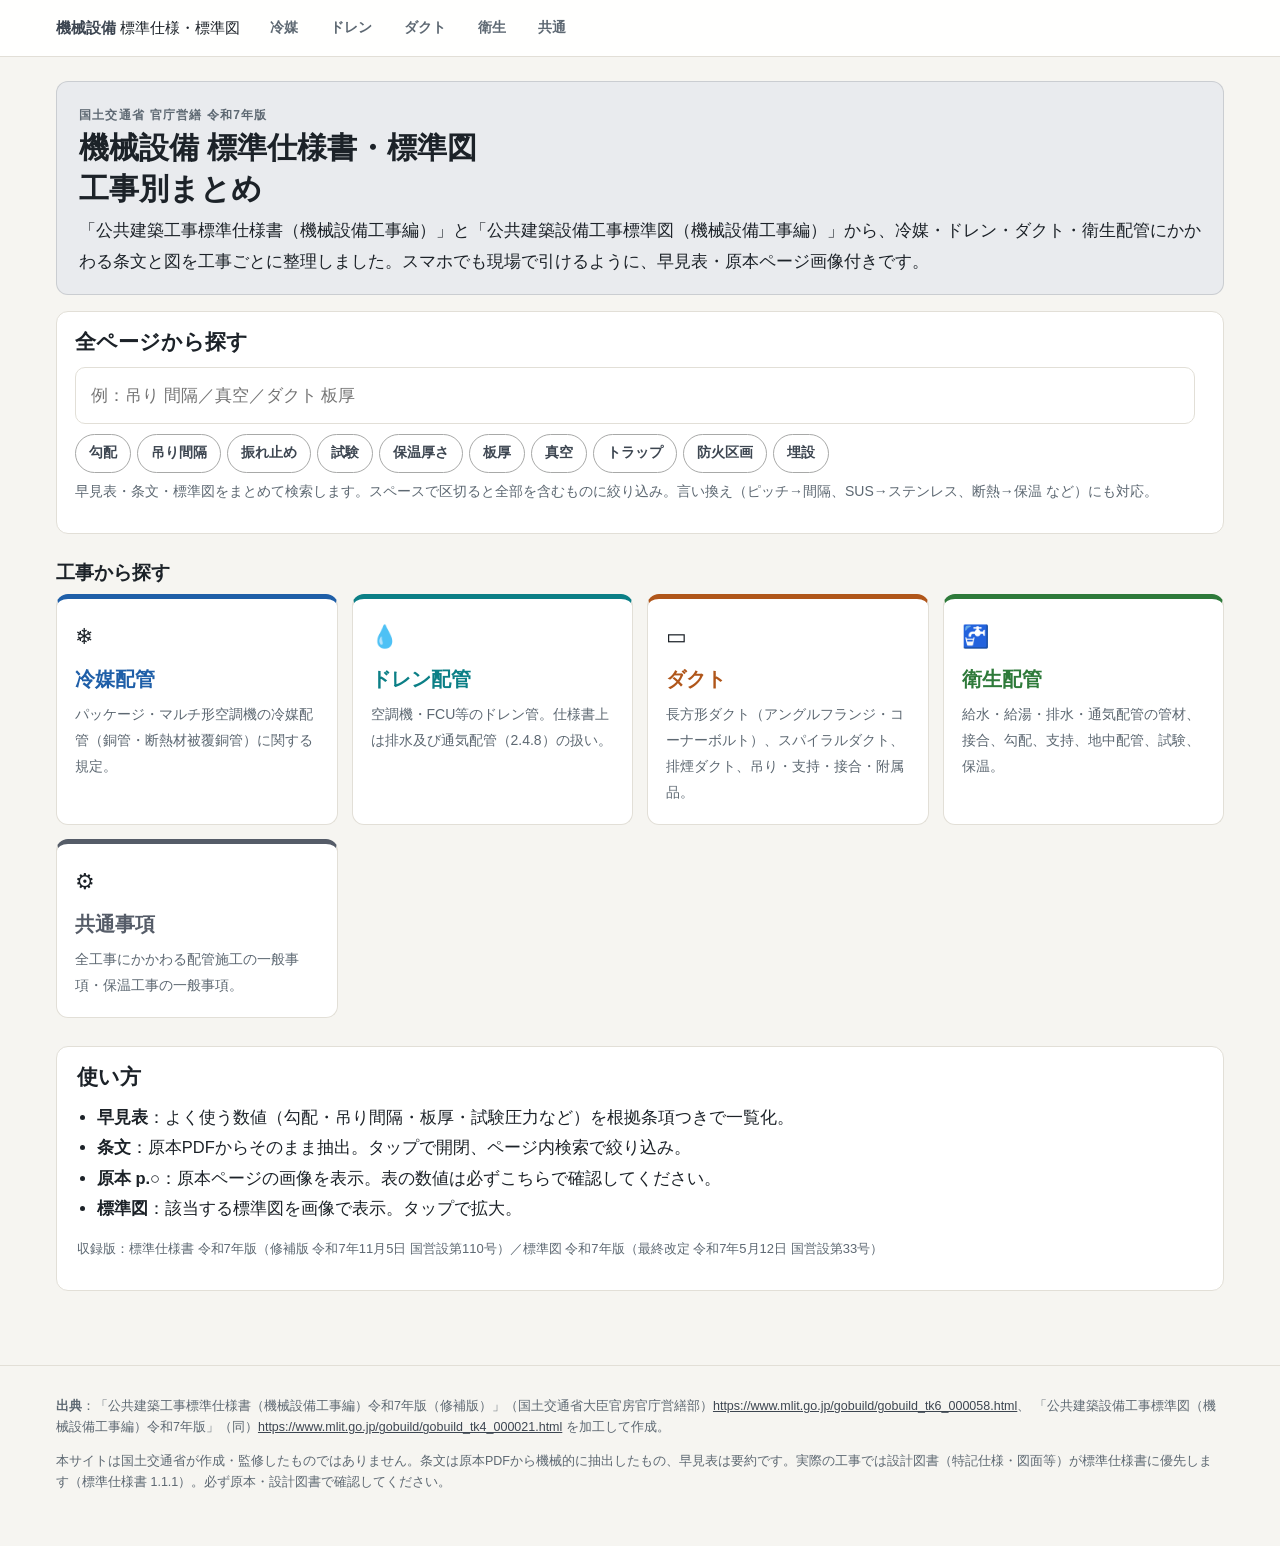
<file: index.html>
<!doctype html>
<html lang="ja"><head><meta charset="utf-8">
<meta name="viewport" content="width=device-width,initial-scale=1">
<title>トップ｜国交省 機械設備 標準仕様書・標準図 工事別まとめ</title>
<meta name="description" content="国交省 公共建築工事標準仕様書・標準図（機械設備工事編）令和7年版を冷媒・ドレン・ダクト・衛生配管の工事別に整理">
<link rel="stylesheet" href="style.css">
</head><body data-work="">
<header class="top"><div class="wrap">
<a class="brand" href="index.html"><b>機械設備</b> 標準仕様・標準図</a>
<nav class="tabs"><a href="reibai.html" class="">冷媒</a><a href="drain.html" class="">ドレン</a><a href="duct.html" class="">ダクト</a><a href="eisei.html" class="">衛生</a><a href="kyotsu.html" class="">共通</a></nav>
</div></header>
<main class="wrap home">
<div class="hero home-hero"><p class="kicker">国土交通省 官庁営繕 令和7年版</p>
<h1>機械設備 標準仕様書・標準図<br>工事別まとめ</h1>
<p>「公共建築工事標準仕様書（機械設備工事編）」と「公共建築設備工事標準図（機械設備工事編）」から、冷媒・ドレン・ダクト・衛生配管にかかわる条文と図を工事ごとに整理しました。スマホでも現場で引けるように、早見表・原本ページ画像付きです。</p></div>
<section id="find" class="find"><h2>全ページから探す</h2>
<div class="search home-search"><input id="gq" type="search" placeholder="例：吊り 間隔／真空／ダクト 板厚" autocomplete="off"><span id="gqn"></span></div>
<div class="chips gchips"><button type="button" class="chip" data-q="勾配">勾配</button><button type="button" class="chip" data-q="吊り 間隔">吊り間隔</button><button type="button" class="chip" data-q="振れ止め">振れ止め</button><button type="button" class="chip" data-q="試験">試験</button><button type="button" class="chip" data-q="保温 厚さ">保温厚さ</button><button type="button" class="chip" data-q="板厚">板厚</button><button type="button" class="chip" data-q="真空">真空</button><button type="button" class="chip" data-q="トラップ">トラップ</button><button type="button" class="chip" data-q="防火区画">防火区画</button><button type="button" class="chip" data-q="埋設">埋設</button></div>
<p class="note">早見表・条文・標準図をまとめて検索します。スペースで区切ると全部を含むものに絞り込み。言い換え（ピッチ→間隔、SUS→ステンレス、断熱→保温 など）にも対応。</p>
<div id="gres"></div></section>
<h2 class="cardsh">工事から探す</h2>
<div class="cards"><a class="card h-reibai" href="reibai.html"><span class="ci">❄</span><b>冷媒配管</b><span>パッケージ・マルチ形空調機の冷媒配管（銅管・断熱材被覆銅管）に関する規定。</span></a><a class="card h-drain" href="drain.html"><span class="ci">💧</span><b>ドレン配管</b><span>空調機・FCU等のドレン管。仕様書上は排水及び通気配管（2.4.8）の扱い。</span></a><a class="card h-duct" href="duct.html"><span class="ci">▭</span><b>ダクト</b><span>長方形ダクト（アングルフランジ・コーナーボルト）、スパイラルダクト、排煙ダクト、吊り・支持・接合・附属品。</span></a><a class="card h-eisei" href="eisei.html"><span class="ci">🚰</span><b>衛生配管</b><span>給水・給湯・排水・通気配管の管材、接合、勾配、支持、地中配管、試験、保温。</span></a><a class="card h-kyotsu" href="kyotsu.html"><span class="ci">⚙</span><b>共通事項</b><span>全工事にかかわる配管施工の一般事項・保温工事の一般事項。</span></a></div>
<section class="howto"><h2>使い方</h2>
<ul>
<li><b>早見表</b>：よく使う数値（勾配・吊り間隔・板厚・試験圧力など）を根拠条項つきで一覧化。</li>
<li><b>条文</b>：原本PDFからそのまま抽出。タップで開閉、ページ内検索で絞り込み。</li>
<li><b>原本 p.○</b>：原本ページの画像を表示。表の数値は必ずこちらで確認してください。</li>
<li><b>標準図</b>：該当する標準図を画像で表示。タップで拡大。</li>
</ul>
<p class="ver">収録版：標準仕様書 令和7年版（修補版 令和7年11月5日 国営設第110号）／標準図 令和7年版（最終改定 令和7年5月12日 国営設第33号）</p>
</section></main>
<footer class="foot"><div class="wrap">
<p><b>出典</b>：「公共建築工事標準仕様書（機械設備工事編）令和7年版（修補版）」（国土交通省大臣官房官庁営繕部）<a href="https://www.mlit.go.jp/gobuild/gobuild_tk6_000058.html" target="_blank" rel="noopener">https://www.mlit.go.jp/gobuild/gobuild_tk6_000058.html</a>、
「公共建築設備工事標準図（機械設備工事編）令和7年版」（同）<a href="https://www.mlit.go.jp/gobuild/gobuild_tk4_000021.html" target="_blank" rel="noopener">https://www.mlit.go.jp/gobuild/gobuild_tk4_000021.html</a> を加工して作成。</p>
<p>本サイトは国土交通省が作成・監修したものではありません。条文は原本PDFから機械的に抽出したもの、早見表は要約です。実際の工事では設計図書（特記仕様・図面等）が標準仕様書に優先します（標準仕様書 1.1.1）。必ず原本・設計図書で確認してください。</p>
</div></footer>
<dialog id="lb"><div class="lbbar"><span id="lbcap"></span><button id="lbout" type="button" aria-label="縮小">－</button><span id="lbz">100%</span><button id="lbin" type="button" aria-label="拡大">＋</button><a id="lbopen" target="_blank" rel="noopener">別タブ</a><button id="lbclose" type="button">✕</button></div><div class="lbimg"><img id="lbimg" alt=""></div></dialog>
<script src="search-index.js"></script><script src="app.js"></script>
</body></html>
</file>
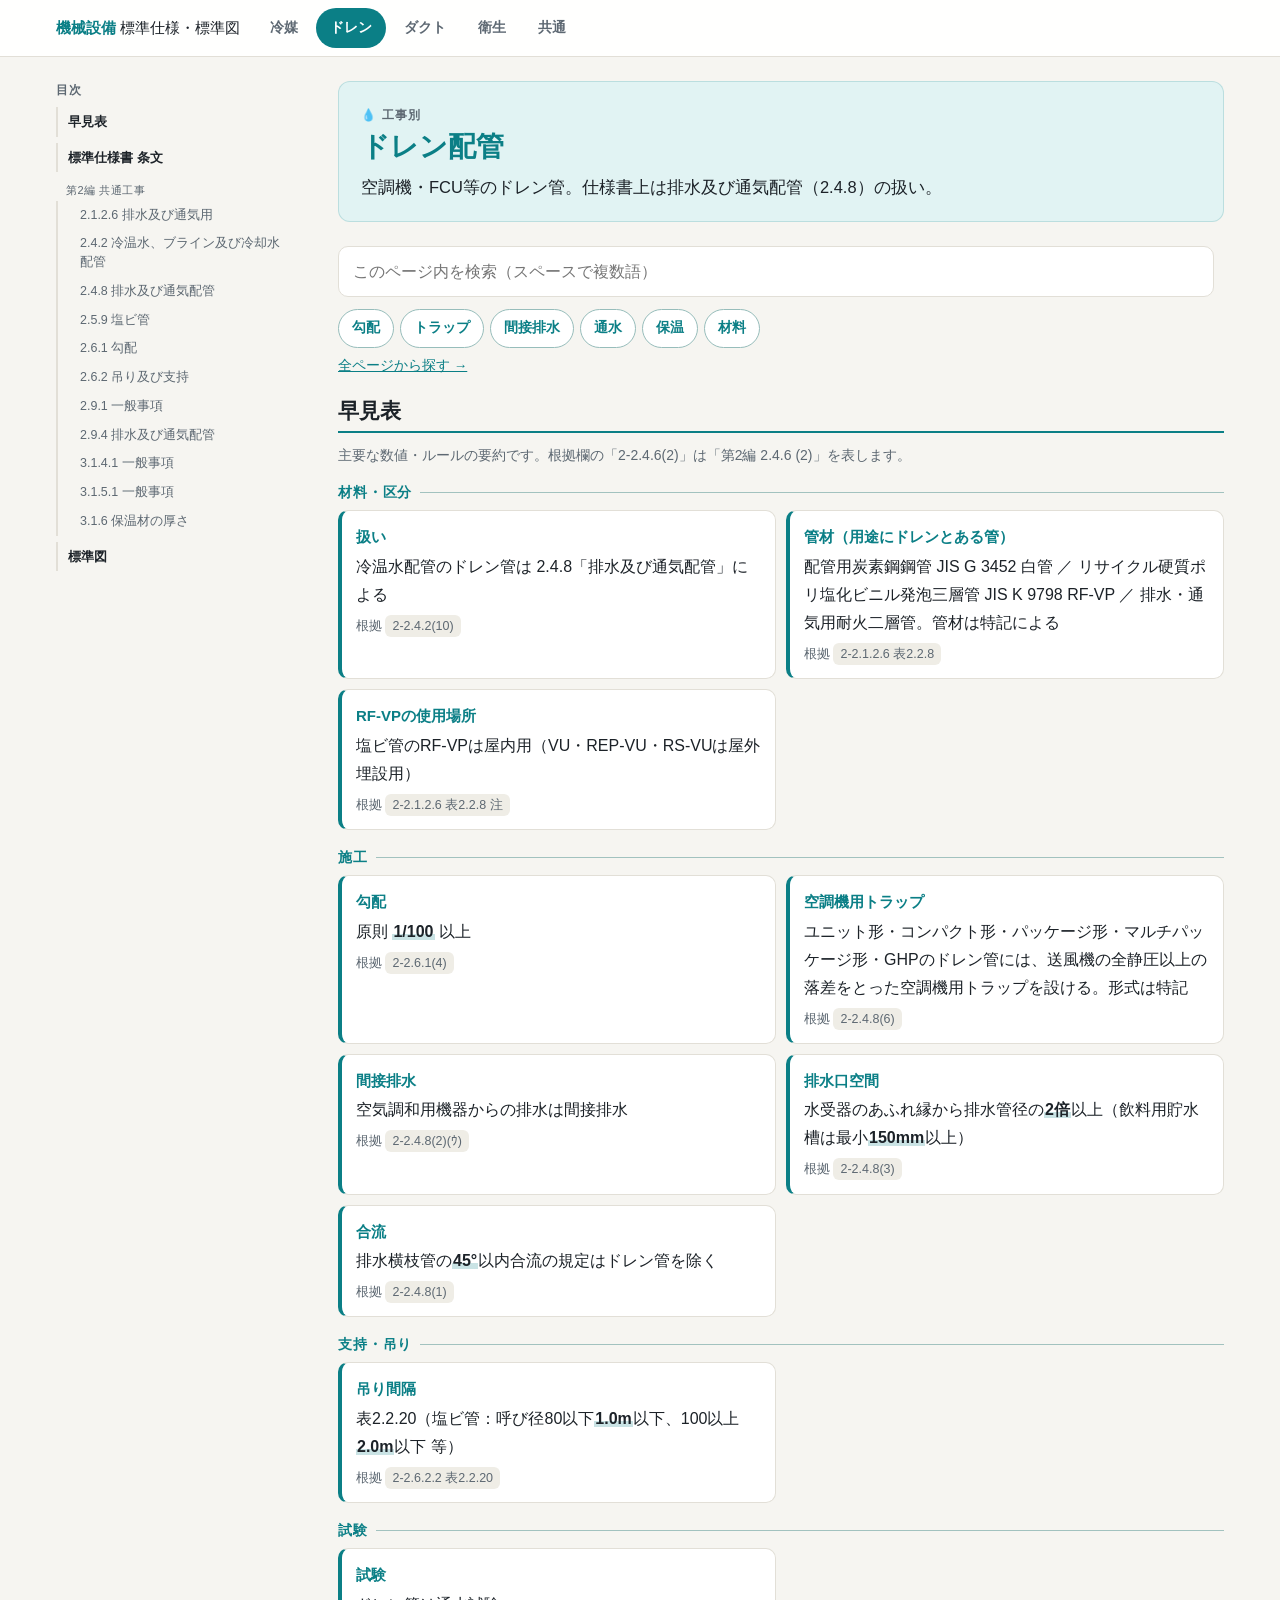
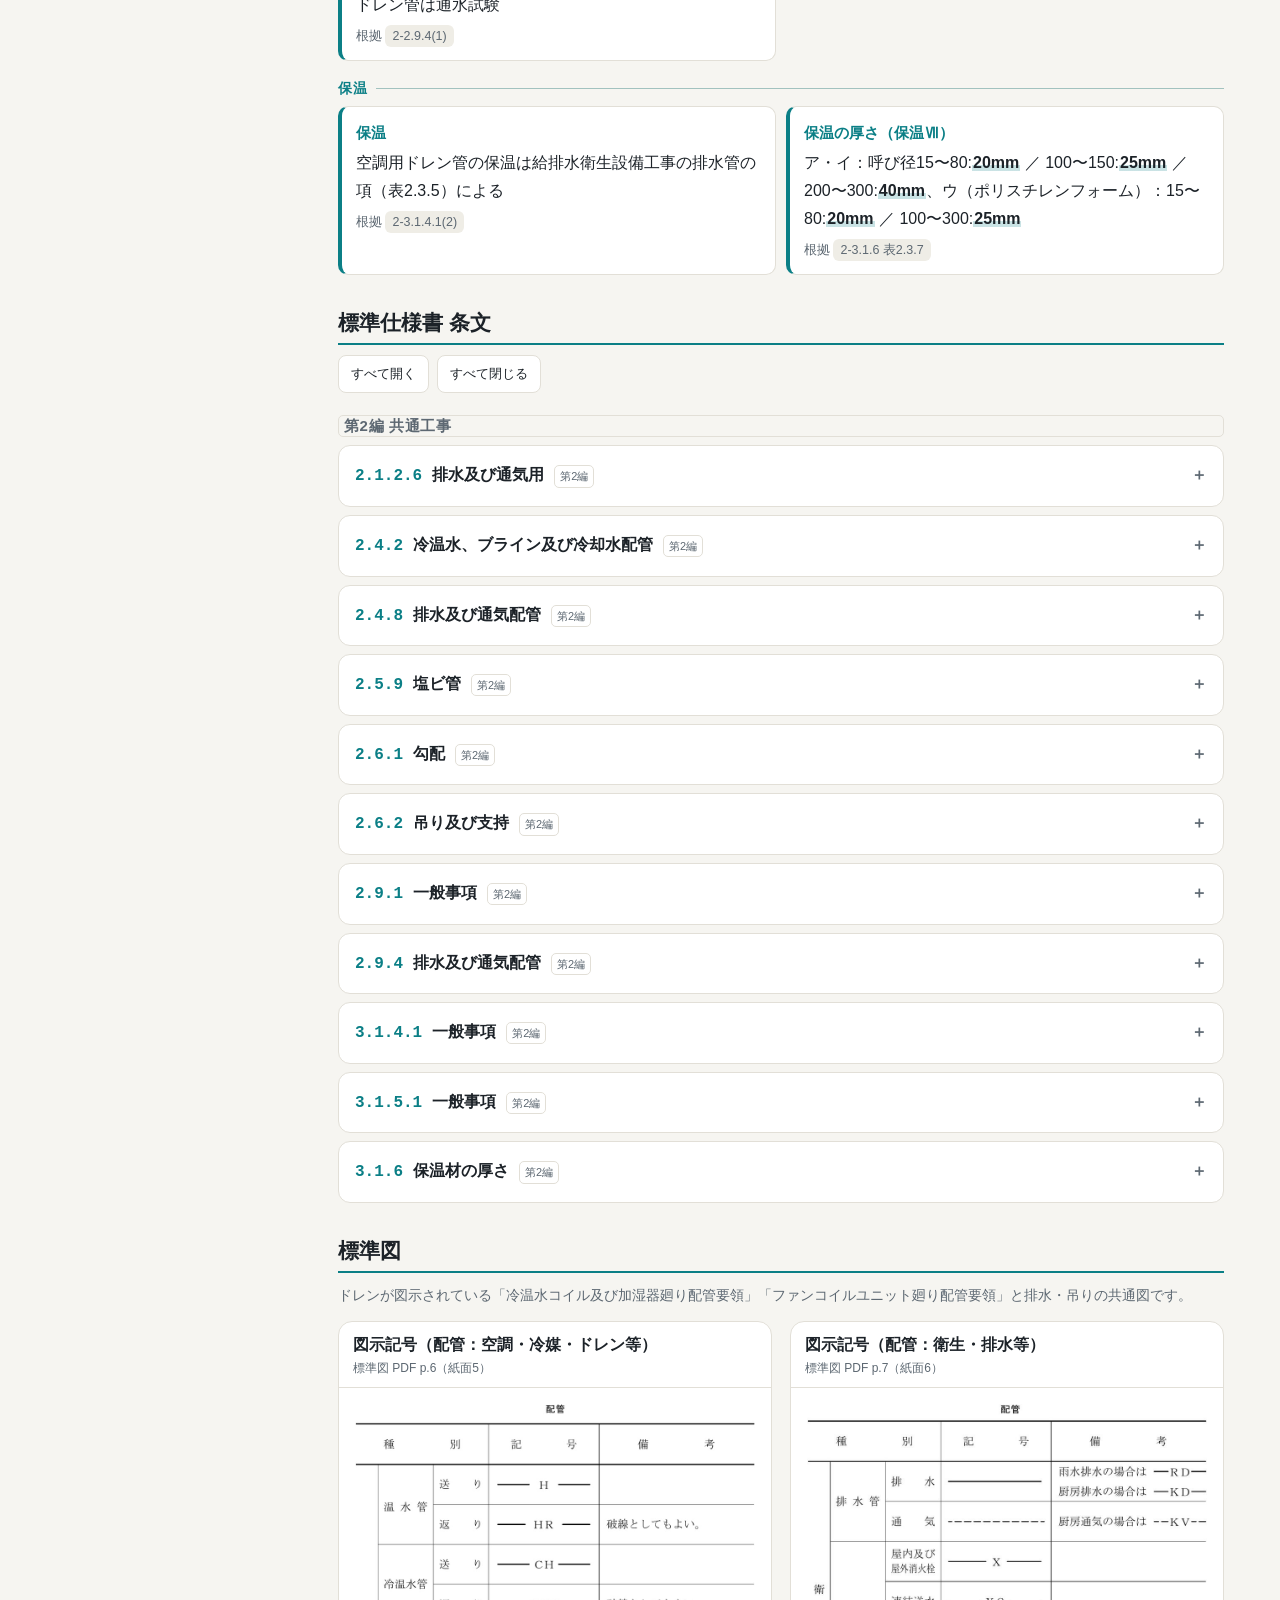
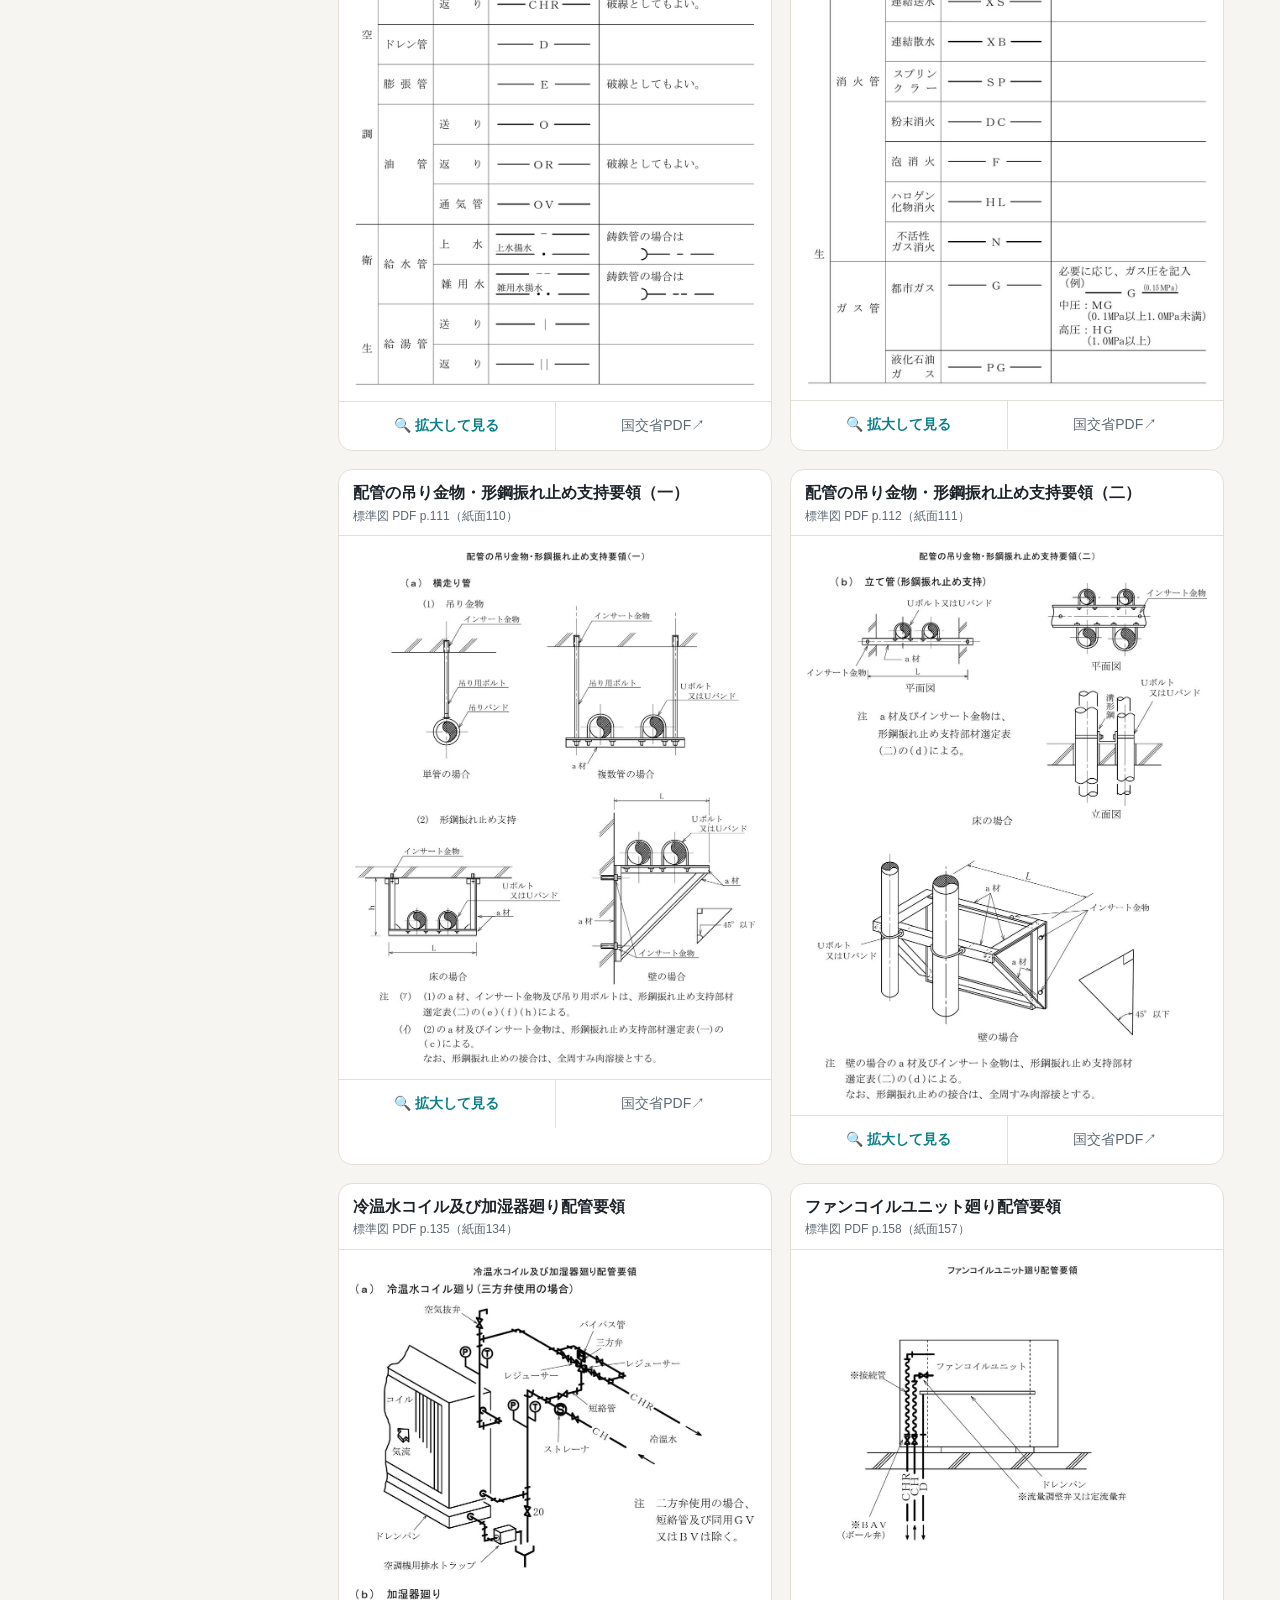
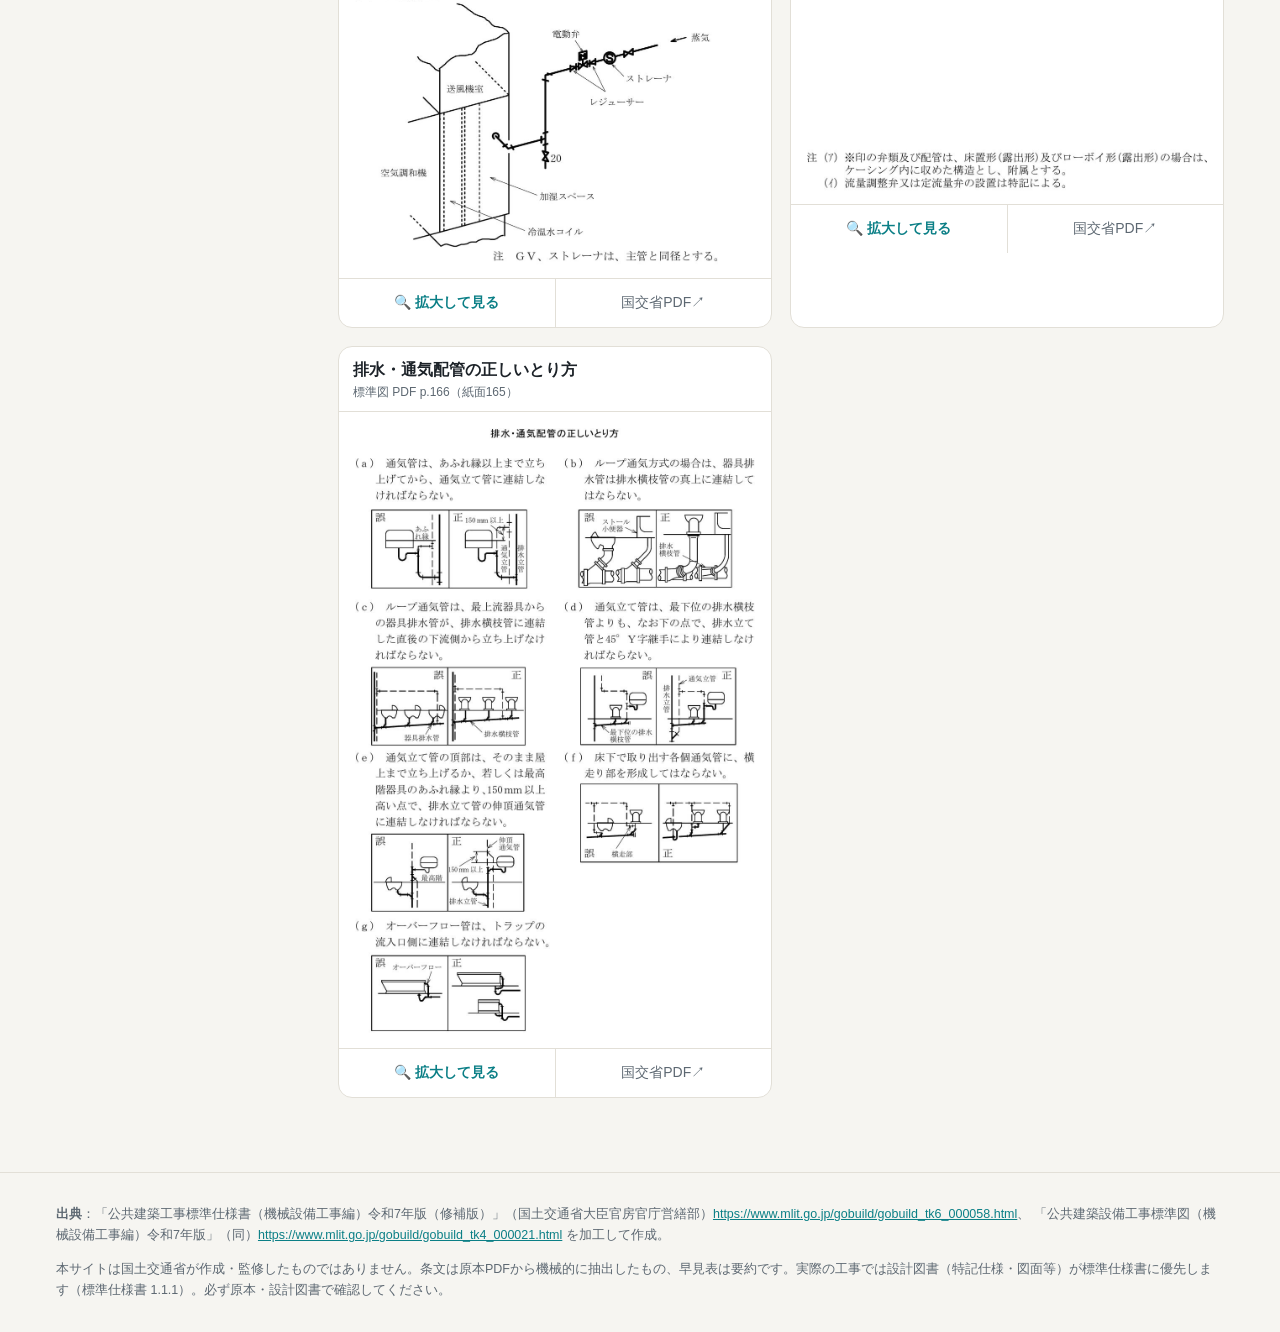
<file: drain.html>
<!doctype html>
<html lang="ja"><head><meta charset="utf-8">
<meta name="viewport" content="width=device-width,initial-scale=1">
<title>ドレン配管｜国交省 機械設備 標準仕様書・標準図 工事別まとめ</title>
<meta name="description" content="ドレン配管：国交省標準仕様書・標準図（機械設備工事編 令和7年版）の該当条文・早見表・標準図">
<link rel="stylesheet" href="style.css">
</head><body data-work="drain">
<header class="top"><div class="wrap">
<a class="brand" href="index.html"><b>機械設備</b> 標準仕様・標準図</a>
<nav class="tabs"><a href="reibai.html" class="">冷媒</a><a href="drain.html" class="on">ドレン</a><a href="duct.html" class="">ダクト</a><a href="eisei.html" class="">衛生</a><a href="kyotsu.html" class="">共通</a></nav>
</div></header>
<main class="wrap layout">
<aside class="toc"><div class="tocin"><p class="toch">目次</p><a href="#quick" class="">早見表</a><a href="#spec" class="">標準仕様書 条文</a><span class="tochen">第2編 共通工事</span><a href="#c2-2_1_2_6" class="sub">2.1.2.6 排水及び通気用</a><a href="#c2-2_4_2" class="sub">2.4.2 冷温水、ブライン及び冷却水配管</a><a href="#c2-2_4_8" class="sub">2.4.8 排水及び通気配管</a><a href="#c2-2_5_9" class="sub">2.5.9 塩ビ管</a><a href="#c2-2_6_1" class="sub">2.6.1 勾配</a><a href="#c2-2_6_2" class="sub">2.6.2 吊り及び支持</a><a href="#c2-2_9_1" class="sub">2.9.1 一般事項</a><a href="#c2-2_9_4" class="sub">2.9.4 排水及び通気配管</a><a href="#c2-3_1_4_1" class="sub">3.1.4.1 一般事項</a><a href="#c2-3_1_5_1" class="sub">3.1.5.1 一般事項</a><a href="#c2-3_1_6" class="sub">3.1.6 保温材の厚さ</a><a href="#zu" class="">標準図</a></div></aside>
<div class="content">
<div class="hero h-drain"><p class="kicker">💧 工事別</p><h1>ドレン配管</h1><p>空調機・FCU等のドレン管。仕様書上は排水及び通気配管（2.4.8）の扱い。</p></div>
<div class="search"><input id="q" type="search" placeholder="このページ内を検索（スペースで複数語）" autocomplete="off"><span id="qn"></span></div>
<div class="chips"><button type="button" class="chip" data-q="勾配">勾配</button><button type="button" class="chip" data-q="トラップ">トラップ</button><button type="button" class="chip" data-q="間接排水">間接排水</button><button type="button" class="chip" data-q="通水">通水</button><button type="button" class="chip" data-q="保温">保温</button><button type="button" class="chip" data-q="材料">材料</button></div>
<p class="allsearch"><a href="index.html#find">全ページから探す →</a></p>
<nav class="jump"><a href="#quick">早見表</a><a href="#spec">標準仕様書 条文</a><a href="#zu">標準図</a></nav>
<section id="quick"><h2>早見表</h2><p class="note">主要な数値・ルールの要約です。根拠欄の「2-2.4.6(2)」は「第2編 2.4.6 (2)」を表します。</p><div class="qcat"><h3>材料・区分</h3><div class="qlist"><div class="q" id="q-drain-0"><div class="qk">扱い</div><div class="qv">冷温水配管のドレン管は 2.4.8「排水及び通気配管」による</div><div class="qr">根拠 <span class="ref">2-2.4.2(10)</span></div></div><div class="q" id="q-drain-1"><div class="qk">管材（用途にドレンとある管）</div><div class="qv">配管用炭素鋼鋼管 JIS G 3452 白管 ／ リサイクル硬質ポリ塩化ビニル発泡三層管 JIS K 9798 RF-VP ／ 排水・通気用耐火二層管。管材は特記による</div><div class="qr">根拠 <span class="ref">2-2.1.2.6 表2.2.8</span></div></div><div class="q" id="q-drain-2"><div class="qk">RF-VPの使用場所</div><div class="qv">塩ビ管のRF-VPは屋内用（VU・REP-VU・RS-VUは屋外埋設用）</div><div class="qr">根拠 <span class="ref">2-2.1.2.6 表2.2.8 注</span></div></div></div></div><div class="qcat"><h3>施工</h3><div class="qlist"><div class="q" id="q-drain-3"><div class="qk">勾配</div><div class="qv">原則 <strong>1/100</strong> 以上</div><div class="qr">根拠 <span class="ref">2-2.6.1(4)</span></div></div><div class="q" id="q-drain-4"><div class="qk">空調機用トラップ</div><div class="qv">ユニット形・コンパクト形・パッケージ形・マルチパッケージ形・GHPのドレン管には、送風機の全静圧以上の落差をとった空調機用トラップを設ける。形式は特記</div><div class="qr">根拠 <span class="ref">2-2.4.8(6)</span></div></div><div class="q" id="q-drain-5"><div class="qk">間接排水</div><div class="qv">空気調和用機器からの排水は間接排水</div><div class="qr">根拠 <span class="ref">2-2.4.8(2)(ｳ)</span></div></div><div class="q" id="q-drain-6"><div class="qk">排水口空間</div><div class="qv">水受器のあふれ縁から排水管径の<strong>2倍</strong>以上（飲料用貯水槽は最小<strong>150mm</strong>以上）</div><div class="qr">根拠 <span class="ref">2-2.4.8(3)</span></div></div><div class="q" id="q-drain-7"><div class="qk">合流</div><div class="qv">排水横枝管の<strong>45°</strong>以内合流の規定はドレン管を除く</div><div class="qr">根拠 <span class="ref">2-2.4.8(1)</span></div></div></div></div><div class="qcat"><h3>支持・吊り</h3><div class="qlist"><div class="q" id="q-drain-11"><div class="qk">吊り間隔</div><div class="qv">表2.2.20（塩ビ管：呼び径80以下<strong>1.0m</strong>以下、100以上<strong>2.0m</strong>以下 等）</div><div class="qr">根拠 <span class="ref">2-2.6.2.2 表2.2.20</span></div></div></div></div><div class="qcat"><h3>試験</h3><div class="qlist"><div class="q" id="q-drain-8"><div class="qk">試験</div><div class="qv">ドレン管は通水試験</div><div class="qr">根拠 <span class="ref">2-2.9.4(1)</span></div></div></div></div><div class="qcat"><h3>保温</h3><div class="qlist"><div class="q" id="q-drain-9"><div class="qk">保温</div><div class="qv">空調用ドレン管の保温は給排水衛生設備工事の排水管の項（表2.3.5）による</div><div class="qr">根拠 <span class="ref">2-3.1.4.1(2)</span></div></div><div class="q" id="q-drain-10"><div class="qk">保温の厚さ（保温Ⅶ）</div><div class="qv">ア・イ：呼び径15〜80:<strong>20mm</strong> ／ 100〜150:<strong>25mm</strong> ／ 200〜300:<strong>40mm</strong>、ウ（ポリスチレンフォーム）：15〜80:<strong>20mm</strong> ／ 100〜300:<strong>25mm</strong></div><div class="qr">根拠 <span class="ref">2-3.1.6 表2.3.7</span></div></div></div></div></section><section id="spec"><h2>標準仕様書 条文</h2><div class="tools"><button type="button" data-act="open">すべて開く</button><button type="button" data-act="close">すべて閉じる</button></div><h3 class="hen">第2編 共通工事</h3><details class="cl" id="c2-2_1_2_6"><summary><span class="num">2.1.2.6</span><span class="ttl">排水及び通気用</span><span class="hen">第2編</span></summary><div class="body"><div class="pgs">原本ページ（タップで画像）：<a class="pg" href="img/spec/p033.jpg" data-full="img/spec/p033.jpg" data-cap="標準仕様書 PDF p.33（紙面32）">p.33<small>紙面32</small></a> <a class="pg" href="img/spec/p034.jpg" data-full="img/spec/p034.jpg" data-cap="標準仕様書 PDF p.34（紙面33）">p.34<small>紙面33</small></a> <a class="ext" href="https://www.mlit.go.jp/gobuild/content/001967513.pdf#page=33" target="_blank" rel="noopener">国交省PDF↗</a></div><p class="l1">(1) 排水及び通気管の規格は、表 2.2.8 によるものとし、管材は特記による。</p>
<div class="tblbox"><a class="tblbtn" href="img/spec/p033.jpg" data-full="img/spec/p033.jpg" data-cap="標準仕様書 原本PDF 33ページ（表2.2.8 排水及び通気管）"><span class="ico">▦</span><span><b>表2.2.8 排水及び通気管</b><small>原本の表を画像で見る（PDF p.33／紙面32）</small></span></a><details class="tbltxt"><summary>テキストで表示（罫線が崩れます）</summary><pre class="tbl">                             表2.2.8   排水及び通気管
                              規              格
    呼   称                                                          用    途
              番       号           名          称         備      考
鋼   管       JIS G 3442    水配管用亜鉛めっき鋼管                             雑排水、通気
            JIS G 3452    配管用炭素鋼鋼管                    白管          ドレン
排水用塩ビライニ WSP 042          排水用硬質塩化ビニルライニング鋼管                       汚水、雑排水
ング鋼管                                                              雨水、通気
コーティング鋼管 WSP 032          排水用ノンタールエポキシ塗装鋼管                        汚水、雑排水
                                                                  雨水、通気
塩ビ管         JIS K 6741    硬質ポリ塩化ビニル管                  VP・VU       汚水、雑排水
            AS 58         排水用リサイクル硬質ポリ塩化ビニル管          REP-VU      雨水、通気
            JIS K 9798    リサイクル硬質ポリ塩化ビニル発泡三層管 RF-VP               ドレン
            JIS K 9797    リサイクル硬質ポリ塩化ビニル三層管           RS-VU
耐火二層管             ―       排水・通気用耐火二層管                             汚水、雑排水
                          JIS K 6741「硬質ポリ塩化ビニル管（VP）               雨水、通気
                          」又はJIS K 9798「リサイクル硬質ポリ塩                ドレン
                          化ビニル発泡三層管（RF-VP）」規格品に
                          繊維モルタルで被覆したもので国土交通大
                          臣認定のもの
コンクリート管     JIS A 5372    プレキャスト鉄筋コンクリート製品            外圧管１
                          （1類水路用遠心力鉄筋コンクリート管）         種のＢ形</pre></details></div>
<p class="l1 cont">注 塩ビ管のRF-VPは屋内用とし、VU、REP-VU及びRS-VUは、屋外埋設用とする。</p>
<p class="l1">(2) 排水及び通気管の継手は、表 2.2.9 による。</p>
<div class="tblbox"><a class="tblbtn" href="img/spec/p034.jpg" data-full="img/spec/p034.jpg" data-cap="標準仕様書 原本PDF 34ページ（表2.2.9 排水及び通気管の継手）"><span class="ico">▦</span><span><b>表2.2.9 排水及び通気管の継手</b><small>原本の表を画像で見る（PDF p.34／紙面33）</small></span></a><details class="tbltxt"><summary>テキストで表示（罫線が崩れます）</summary><pre class="tbl">                                           表2.2.9   排水及び通気管の継手
      呼      称                         規                格             備   考
                     番       号                      名        称
鋼管継手             JPF DF 001                排水用ねじ込み式鋳鉄製管継手        亜鉛めっきを施したもの
                 JPF MDJ 002               排水鋼管用可とう継手            クッションパッキン付を含む。
                                           （MDジョイント）             住宅内転がし配管用は除く。
                 JPF MDJ 003               圧送排水鋼管用可とう継手
排水用塩ビライ          JPF MDJ 002               排水鋼管用可とう継手            クッションパッキン付を含む。
ニング鋼管継手                                    （MDジョイント）             住宅内転がし配管用は除く。
                 JPF MDJ 004               ちゅう房排水用可とう継手
コーティング鋼          JPF MDJ 002               排水鋼管用可とう継手            クッションパッキン付を含む。
管継手                                        （MDジョイント）             住宅内転がし配管用は除く。
                 JPF MDJ 003               圧送排水鋼管用可とう継手
                 JPF MDJ 004               ちゅう房排水用可とう継手
塩ビ管継手            JIS K 6739                排水用硬質ポリ塩化ビニル管継
                                           手
                 AS 38                     屋外排水設備用ポリ硬質塩化ビ
                                           ニル管継手（VU継手）
耐火二層管継手                  ―                 排水・通気用耐火二層管継手
                                           JIS K 6739「排水用硬質ポリ塩
                                           化ビニル管継手」規格品に繊維
                                           モルタルで被覆したもので国土
                                           交通大臣認定のもの</pre></details></div>
<p class="l1 cont">注 1. 規格にない形状、寸法の排水用ねじ込み式鋳鉄製管継手の品質、管の許容差、試験等は、JPF DF 001「排水用ねじ込み式鋳鉄製管継手」に準ずるものとする。</p>
<div class="tblbox"><a class="tblbtn" href="img/spec/p034.jpg" data-full="img/spec/p034.jpg" data-cap="標準仕様書 原本PDF 34ページ（表）"><span class="ico">▦</span><span><b>表</b><small>原本の表を画像で見る（PDF p.34／紙面33）</small></span></a><details class="tbltxt"><summary>テキストで表示（罫線が崩れます）</summary><pre class="tbl">2.    通気管及び呼び径25以下の排水管の継手には、JIS B 2301「ねじ込み式可鍛鋳鉄製管継手」及びJIS
     B 2302「ねじ込み式鋼管製管継手」を使用してもよい。
3.    満水試験継手は、JPF          MDJ   002「排水鋼管用可とう継手」の満水試験用掃除口付ソケットとする。</pre></details></div>
<p class="l1 cont">なお、継手形状が異なる場合は、上記の規格に準ずるものとする。</p></div></details><details class="cl" id="c2-2_4_2"><summary><span class="num">2.4.2</span><span class="ttl">冷温水、ブライン及び冷却水配管</span><span class="hen">第2編</span></summary><div class="body"><div class="pgs">原本ページ（タップで画像）：<a class="pg" href="img/spec/p050.jpg" data-full="img/spec/p050.jpg" data-cap="標準仕様書 PDF p.50（紙面49）">p.50<small>紙面49</small></a> <a class="ext" href="https://www.mlit.go.jp/gobuild/content/001967513.pdf#page=50" target="_blank" rel="noopener">国交省PDF↗</a></div><p class="l1">(1) 冷温水、ブライン及び冷却水管の主管の曲部は、原則として、ベンド又はロングエルボを使用する。</p>
<p class="l1">(2) 冷凍機の冷温水及びブライン管の入口側には、ストレーナを設ける。また、冷温水、ブライン及び冷却水管の出口側には、瞬間流量計を設け、出入口側には、圧力計、温度計及び防振継手を取付ける。ただし、吸収冷凍機、吸収冷温水機及び吸収冷温水機ユニットにおいては、防振継手を除く。</p>
<p class="l1">(3) 冷却塔廻りの配管は、その荷重が直接冷却塔本体にかからないよう十分に支持するものとし、冷却水の出入口側及び補給水管の入口側には、合成ゴム製のフレキシブルジョイントを設け、冷却水の出口側にはストレーナを取付ける。</p>
<p class="l1">(4) 冷温水コイルの冷温水出入口側配管（ファンコイルユニット及び天井内設置のコイルを除く。）には、圧力計及び温度計を取付ける。</p>
<p class="l1">(5) 冷水、ブライン及び冷温水配管の吊りバンド等の支持部は、合成樹脂製の支持受けを使用する。</p>
<p class="l1">(6) ファンコイルユニットと冷温水管の接続部には、ファンコイルユニット用ボール弁を取付ける。</p>
<p class="l1 cont">なお、流量調整弁又は定流量弁の適用は特記による。</p>
<p class="l1">(7) ファンコイルユニットと冷温水管及びファンコンベクターと温水管との接続には、フレキシブルチューブを使用してもよい。</p>
<p class="l1">(8) 熱交換器の冷温水及びブライン出入口側配管には、圧力計及び温度計を取付ける。</p>
<p class="l1">(9) 冷温水ヘッダーの往ヘッダー及び各返り配管には、温度計を取付ける。</p>
<p class="l1">(10) ドレン管は、2.4.8「排水及び通気配管」による。</p>
<p class="l1">(11) 次の機器廻り配管要領は、標準図による。</p>
<p class="l2">(ｱ) 空気調和機（冷温水コイル及び加湿器）</p>
<p class="l2">(ｲ) 鋳鉄製温水ボイラー</p>
<p class="l2">(ｳ) 水冷チリングユニット及び遠心冷凍機</p>
<p class="l2">(ｴ) 吸収冷温水機及び吸収冷温水機ユニット</p>
<p class="l2">(ｵ) 真空式温水発生機及び無圧式温水発生機</p>
<p class="l2">(ｶ) 冷却塔</p>
<p class="l2">(ｷ) 空調ポンプ（冷水ポンプ、冷温水ポンプ、温水ポンプ及び冷却水ポンプ）</p>
<p class="l2">(ｸ) 多管形熱交換器及びプレート形熱交換器</p>
<p class="l2">(ｹ) ファンコイルユニット</p>
<p class="l2">(ｺ) 膨張タンク及び密閉形隔膜式膨張タンク</p>
<p class="l1">(12) 冷温水主管よりの立上り、立下り分岐配管要領等は、標準図（蒸気及び冷温水管の配管要領）による。</p></div></details><details class="cl" id="c2-2_4_8"><summary><span class="num">2.4.8</span><span class="ttl">排水及び通気配管</span><span class="hen">第2編</span></summary><div class="body"><div class="pgs">原本ページ（タップで画像）：<a class="pg" href="img/spec/p052.jpg" data-full="img/spec/p052.jpg" data-cap="標準仕様書 PDF p.52（紙面51）">p.52<small>紙面51</small></a> <a class="pg" href="img/spec/p053.jpg" data-full="img/spec/p053.jpg" data-cap="標準仕様書 PDF p.53（紙面52）">p.53<small>紙面52</small></a> <a class="ext" href="https://www.mlit.go.jp/gobuild/content/001967513.pdf#page=52" target="_blank" rel="noopener">国交省PDF↗</a></div><p class="l1">(1) ドレン管を除き、排水横枝管等が合流する場合は、必ず 45 ﾟ以内の鋭角をもって水平に近く合流させる。</p>
<p class="l1">(2) 次のものからの排水は、間接排水とする。</p>
<p class="l2">(ｱ) 食品冷蔵容器、厨房用機器、洗濯用機器（業務用）、医療用機器及び水飲器</p>
<p class="l2">(ｲ) 冷凍機及び冷却塔並びに冷媒又は熱媒として水を使用する装置</p>
<p class="l2">(ｳ) 空気調和用機器</p>
<p class="l2">(ｴ) 水用タンク、貯湯タンク、熱交換器その他これに類する機器</p>
<p class="l2">(ｵ) 給湯及び水用各種ポンプ装置その他同種機器</p>
<p class="l1">(3) 間接排水管は、水受器その他のあふれ縁よりその排水管径の２倍以上の空間（飲料用の貯水槽の場合は最小 150mm 以上）を保持して開口しなければならない。また、水が飛散し支障がある場合は、それに適応した防護方法を講ずる。</p>
<p class="l1">(4) 排水立て管の最下部は、必要に応じて、標準図（立て管の床固定要領）により、支持台を設け固定する。</p>
<p class="l1">(5) ３階以上にわたる排水立て管には、各階ごとに満水試験継手を取付ける。</p>
<p class="l1">(6) ユニット形空気調和機、コンパクト形空気調和機、パッケージ形空気調和機、マルチパッケージ形空気調和機及びガスエンジンヒートポンプ式空気調和機のドレン管には、送風機の全静圧以上の落差をとった空調機用トラップを設けるものとし、空調機用トラップの形式は特記による。</p>
<p class="l1">(7) 厨房排水及び厨房排水用通気の継手に排水鋼管用可とう継手を使用する場合は、JPF MDJ004「ちゅう房排水用可とう継手」を使用する。</p>
<p class="l1">(8) 水中ポンプの吐出管は、ポンプ本体に荷重がかからないように、かつ、地震動に対しても堅固に支持する。</p>
<p class="l1 cont">なお、ポンプを引き上げられるように、吐出管はフランジ接合とし、かつ、逆流を防ぐような立上り部分を設ける。</p>
<p class="l1">(9) 通気管は、排水横枝管等より垂直ないし 45 ﾟ以内の角度で取出し、水平に取出してはならない。</p>
<p class="l1">(10) 各階の通気管を通気立て管に連結する場合は、その階の器具のあふれ縁より 150mm 以上の所で連結する。</p>
<p class="l1 cont">なお、通気立て管を伸頂通気管に連結する場合もこれによる。</p>
<p class="l1">(11) 排水及び通気配管要領は、標準図（排水・通気配管の正しいとり方）による。</p></div></details><details class="cl" id="c2-2_5_9"><summary><span class="num">2.5.9</span><span class="ttl">塩ビ管</span><span class="hen">第2編</span></summary><div class="body"><div class="pgs">原本ページ（タップで画像）：<a class="pg" href="img/spec/p057.jpg" data-full="img/spec/p057.jpg" data-cap="標準仕様書 PDF p.57（紙面56）">p.57<small>紙面56</small></a> <a class="ext" href="https://www.mlit.go.jp/gobuild/content/001967513.pdf#page=57" target="_blank" rel="noopener">国交省PDF↗</a></div><p class="l1">(1) 給水管の接合は、接着接合又はゴム輪接合とし、次による。特記がなければ、接着接合とし、給水装置に該当する場合は、全て水道事業者の定める接合方法による。</p>
<p class="l2">(ｱ) 接着接合の場合は、切断後、呼び径 13～30 は１mm、呼び径 40 及び 50 は２mm、呼び径65 以上は２mm 以上の面取りを行い、受口内面及び差口外面の油脂分等を除去した後、差口外面の標準差込み長さの位置に標線を付ける。次に、受口内面及び差口外面に専用の接着剤を薄く均一に塗布し、速やかに差口を受口に挿入し、標線位置まで差込み、そのまま保持する。差込み保持時間は、呼び径 50 以下は 30 秒以上、呼び径 65 以上は 60 秒以上とする。接着後は、はみ出した接着剤をふきとり、換気等により、管内に充満する接着剤の溶媒蒸気を排除する。</p>
<p class="l2">(ｲ) ゴム輪接合の場合は、切断後、管の厚さの 1/2、約 15°の面取りを行い、ゴム輪受口内面及び差口外面のゴミ等を除去した後、差口外面の標準差込み長さの位置に標線を付ける。次に、ゴム輪及び差口外面に専用の滑剤を塗布し、管軸を合わせて標線位置まで挿入する。</p>
<p class="l1">(2) 排水管の接合は、接着接合又はゴム輪接合とし、次による。</p>
<p class="l1 cont">なお、特記がなければ、接着接合とする。</p>
<p class="l2">(ｱ) 接着接合及びゴム輪接合共、(1)の(ｱ)及び(ｲ)と同じ接合方法とする。</p>
<p class="l2">(ｲ) 管内の流れの障害となる段違いを生じないようにする。</p></div></details><details class="cl" id="c2-2_6_1"><summary><span class="num">2.6.1</span><span class="ttl">勾配</span><span class="hen">第2編</span></summary><div class="body"><div class="pgs">原本ページ（タップで画像）：<a class="pg" href="img/spec/p063.jpg" data-full="img/spec/p063.jpg" data-cap="標準仕様書 PDF p.63（紙面62）">p.63<small>紙面62</small></a> <a class="pg" href="img/spec/p064.jpg" data-full="img/spec/p064.jpg" data-cap="標準仕様書 PDF p.64（紙面63）">p.64<small>紙面63</small></a> <a class="ext" href="https://www.mlit.go.jp/gobuild/content/001967513.pdf#page=63" target="_blank" rel="noopener">国交省PDF↗</a></div><p class="l1">(1) 給水管、給湯管、消火管（ガス系消火管を除く。）、冷却水管、冷温水管、ブライン管、高温水管及び油管の場合は、水抜き及び空気抜きが容易に行えるように適切な勾配を確保する。</p>
<p class="l1">(2) 屋内横走り排水管の勾配は、原則として、呼び径 65 以下は最小 1/50、呼び径 75、100 は最小 1/100、呼び径 125 は最小 1/150、呼び径 150 以上は最小 1/200 とする。また、通気管は、全ての立て管に向って上り勾配をとり、いずれも逆勾配又は凸凹部のないようにする。</p>
<p class="l1">(3) 蒸気給気管は、原則として、先下り配管で、勾配は 1/250 とし、先上がりの場合は 1/80とする。また、蒸気還管は、先下り配管とし、勾配は 1/200 から 1/300 とする。</p>
<p class="l1">(4) ドレン管の勾配は、原則として、1/100 以上とする。</p></div></details><details class="cl" id="c2-2_6_2"><summary><span class="num">2.6.2</span><span class="ttl">吊り及び支持</span><span class="hen">第2編</span></summary><div class="body"><div class="pgs">原本ページ（タップで画像）：<a class="pg" href="img/spec/p064.jpg" data-full="img/spec/p064.jpg" data-cap="標準仕様書 PDF p.64（紙面63）">p.64<small>紙面63</small></a> <a class="pg" href="img/spec/p065.jpg" data-full="img/spec/p065.jpg" data-cap="標準仕様書 PDF p.65（紙面64）">p.65<small>紙面64</small></a> <a class="pg" href="img/spec/p066.jpg" data-full="img/spec/p066.jpg" data-cap="標準仕様書 PDF p.66（紙面65）">p.66<small>紙面65</small></a> <a class="ext" href="https://www.mlit.go.jp/gobuild/content/001967513.pdf#page=64" target="_blank" rel="noopener">国交省PDF↗</a></div><h4 class="sub">2.6.2.1 一般事項</h4>
<p class="l1">(1) 屋内の配管の吊り、支持等の施工要領は、標準図（配管の吊り金物・形鋼振れ止め支持要領（一）、配管の吊り金物・形鋼振れ止め支持要領（二）、立て管の床固定要領）による。</p>
<p class="l1">(2) 屋上の配管の施工要領は、標準図（屋上配管支持施工要領）によるものとし、防水層に支障のないよう施工する。</p>
<p class="l1 cont">なお、適用箇所は特記による。</p>
<p class="l1">(3) 外壁の配管の施工要領は、特記による。特記がなければ、配管の荷重を支持できる支持金物等を用いる。</p>
<p class="l1">(4) 機器廻りの配管は、地震時等に加わる過大な力、機器の振動、管内流体の脈動等による力を抑えるために、次の固定又は支持を行う。</p>
<p class="l2">(ｱ) 冷凍機、ポンプ等に接続する呼び径 100 以上の配管は、床より形鋼で固定する。</p>
<p class="l2">(ｲ) 呼び径 80 以下の配管、空気調和機及びタンク類に接続する配管は、形鋼振れ止め支持とする。</p>
<p class="l2 cont">なお、施工要領は、標準図（機器廻り配管吊り及び支持要領（一）、機器廻り配管吊り及び支持要領（二））による。</p>
<p class="l1">(5) ステンレス鋼管及び銅管の支持及び固定に鋼製又は鋳鉄製の金物を使用する場合は、合成樹脂を被覆した支持及び固定金具を用いるか、ゴムシート又は合成樹脂の絶縁テープ等を介して取付ける。</p>
<p class="l1 cont">なお、合成樹脂が破損しないように、締付ける。</p>
<p class="l1">(6) インサート金物は、吊り用ボルトに対し、適正なサイズのものを選定する。</p>
<p class="l1">(7) 壁貫通等で、形鋼による振れ止めと同等に振れを防止できる場合は、貫通部及び吊りをもって振れ止め支持とみなしてもよい。</p>
<h4 class="sub">2.6.2.2 横走り管の吊り及び支持</h4>
<p class="l1">(1) 横走り管は、吊り金物による吊り及び形鋼振れ止め支持を表 2.2.20 により行う。また、形鋼振れ止め支持を行う横走り主管の末端部には、形鋼振れ止め支持を行う。</p>
<div class="tblbox"><a class="tblbtn" href="img/spec/p065.jpg" data-full="img/spec/p065.jpg" data-cap="標準仕様書 原本PDF 65ページ（表2.2.20 横走り管の吊り及び振れ止め支持間隔）"><span class="ico">▦</span><span><b>表2.2.20 横走り管の吊り及び振れ止め支持間隔</b><small>原本の表を画像で見る（PDF p.65／紙面64）</small></span></a><details class="tbltxt"><summary>テキストで表示（罫線が崩れます）</summary><pre class="tbl">                     表2.2.20 横走り管の吊り及び振れ止め支持間隔
               呼び径
分   類                  15    20   25    32   40   50   65   80   100 125 150 200 250   300
吊り金物    鋼管及び                            2.0ｍ以下                             3.0ｍ以下
による吊    ステンレス鋼管
り       塩ビ管、                           1.0ｍ以下                             2.0ｍ以下
        耐火二層管及び
        ポリエチレン管
        銅        管                     1.0ｍ以下                             2.0ｍ以下
                      0.6ｍ                   1.0ｍ以               1.6m
        ポリブテン管                0.7ｍ以下                   1.3ｍ以下                 ―
                      以下                      下                  以下
形鋼振れ    鋼管及び                      ―                    8.0ｍ以下               12ｍ以下
止め支持    ステンレス鋼管
        塩ビ管、            ――         6.0ｍ以下              8.0ｍ以下               12ｍ以下
        耐火二層管、
        ポリエチレン管
        及びポリブテン管
        銅        管      ――         6.0ｍ以下              8.0ｍ以下               12ｍ以下</pre></details></div>
<p class="l1">(2) 次の配管の形鋼振れ止め支持は不要とし、必要な場合の支持間隔は特記による。</p>
<p class="l2">(ｱ) 鋼管及びステンレス鋼管の呼び径 40 以下</p>
<p class="l2">(ｲ) 塩ビ管、耐火二層管、ポリエチレン管、ポリブテン管及び銅管の呼び径 20 以下</p>
<p class="l2">(ｳ) 配管の吊り用ボルトの長さが均一で、200mm 以下の場合</p>
<p class="l1">(3) 直管部の長さが 25m を超える場合は、25m 以内ごとに、直管方向の形鋼振れ止め支持を行う。ただし、表 2.2.20 で形鋼振れ止め支持を規定していない呼び径の配管は不要とする。</p>
<p class="l1">(4) 吊り用ボルトは、吊り荷重により適正なボルト径のものを選定する。ただし、鋼管及びステンレス鋼管の横走り管の吊り用ボルトの径は、配管呼び径 100 以下は呼称 M10 又は呼び径 9、呼び径 125 以上 200 以下は呼称 M12 又は呼び径 12、呼び径 250 以上は呼称 M16 又は呼び径 16 としてもよい。</p>
<p class="l1">(5) ハウジング形管継手で接合されている呼び径 100 以上の配管は、吊り材長さが 400mm 以下の場合、吊り材に曲げ応力が生じないように、吊り用ボルトに替えてアイボルト、鎖等を使用して吊る（可動式のみ、固定式は除く。）。</p>
<p class="l1">(6) 電動弁等の重量物及び可とう性を有する継手（排水鋼管用可とう継手、ハウジング形管継手(可動式)等）を使用する場合は、表 2.2.20 のほか、その直近で吊る。曲部及び分岐箇所は、必要に応じて支持する。</p>
<p class="l1">(7) 蒸気管の横走り管を、形鋼振れ止め支持により下方より支持する場合には、ローラ金物等を使用する。</p>
<p class="l1">(8) 蒸気管の横走り管は、伸縮管継手と固定点との中間に標準図（伸縮管継手の固定及びガイド・座屈防止用形鋼振れ止め支持施工要領）による座屈防止用形鋼振れ止め支持を設ける。</p>
<p class="l1">(9) 冷媒用銅管の吊り、支持等は次による。</p>
<p class="l2">(ｱ) 吊り金物の間隔は、銅管の基準外径が 9.52mm 以下の場合は 1.5ｍ以下、12.70mm 以上の場合は 2.0ｍ以下とする。</p>
<p class="l2">(ｲ) 形鋼振れ止め支持間隔は銅管による。ただし、液管・ガス管共吊りの場合は、液管の外径とするが、液管 25mm 未満の形鋼振れ止めの支持間隔は、ガス管の外径による。</p>
<p class="l2">(ｳ) 冷媒管と制御線を共吊りする場合は、支持部で制御線に損傷を与えないようにする。</p>
<h4 class="sub">2.6.2.3 立て管の支持</h4>
<p class="l1">(1) 複数階にわたって設置する立て管は、表 2.2.21 により固定(床)及び形鋼振れ止め支持を行う。</p>
<div class="tblbox"><a class="tblbtn" href="img/spec/p066.jpg" data-full="img/spec/p066.jpg" data-cap="標準仕様書 原本PDF 66ページ（表 2.2.21 立て管の固定(床)及び振れ止め箇所）"><span class="ico">▦</span><span><b>表 2.2.21 立て管の固定(床)及び振れ止め箇所</b><small>原本の表を画像で見る（PDF p.66／紙面65）</small></span></a><details class="tbltxt"><summary>テキストで表示（罫線が崩れます）</summary><pre class="tbl">        表 2.2.21 立て管の固定(床)及び振れ止め箇所
施工の種別               管種                施工場所
          鋼管及びステンレス鋼管           最下階の床又は最上階の床
固定(床)
          (呼び径80以下は不要としてもよい。)
形鋼振れ      鋼管及びステンレス鋼管           各階１箇所
止め支持      塩ビ管、耐火二層管及び           各階１箇所
          ポリエチレン管
          銅管                    各階１箇所</pre></details></div>
<p class="l1">(2) 呼び径80以下の配管の固定(床)は、不要としてもよい。</p>
<p class="l1">(3) 鋼管及びステンレス鋼管で、床貫通等により振れが防止されている場合は、形鋼振れ止め支持を3階ごとに1箇所としてもよい｡</p>
<p class="l1 cont">なお、排水用可とう継手を使用する場合は、最下階の床に１箇所設ける。</p>
<p class="l1">(4) 耐火二層管の立て管に伸縮継手を取付ける場合で伸縮継手直下に床貫通の振れ止め支持がされている場合は、伸縮継手の形鋼振れ止め支持の固定と共用してもよい。</p>
<p class="l1">(5) 冷媒用銅管の立て管の振れ止めは、形鋼による支持に代えて、冷媒用銅管用の支持材を用いても良い。</p>
<p class="l1">(6) 冷媒用銅管の立て管は、立て管長の中間部で１箇所固定し、他は配管の温度変化による伸縮を妨げない支持とする。</p></div></details><details class="cl" id="c2-2_9_1"><summary><span class="num">2.9.1</span><span class="ttl">一般事項</span><span class="hen">第2編</span></summary><div class="body"><div class="pgs">原本ページ（タップで画像）：<a class="pg" href="img/spec/p068.jpg" data-full="img/spec/p068.jpg" data-cap="標準仕様書 PDF p.68（紙面67）">p.68<small>紙面67</small></a> <a class="ext" href="https://www.mlit.go.jp/gobuild/content/001967513.pdf#page=68" target="_blank" rel="noopener">国交省PDF↗</a></div><p class="l1">(1) 試験は、以下のいずれかの施工前に行う。</p>
<p class="l2">(ｱ) 隠ぺい又は埋戻し</p>
<p class="l2">(ｲ) 配管完了後の塗装（ねじ部のさび止めペイントは除く。）</p>
<p class="l2">(ｳ) 保温施工</p></div></details><details class="cl" id="c2-2_9_4"><summary><span class="num">2.9.4</span><span class="ttl">排水及び通気配管</span><span class="hen">第2編</span></summary><div class="body"><div class="pgs">原本ページ（タップで画像）：<a class="pg" href="img/spec/p069.jpg" data-full="img/spec/p069.jpg" data-cap="標準仕様書 PDF p.69（紙面68）">p.69<small>紙面68</small></a> <a class="ext" href="https://www.mlit.go.jp/gobuild/content/001967513.pdf#page=69" target="_blank" rel="noopener">国交省PDF↗</a></div><p class="l1">(1) 排水管は、満水試験を行い、衛生器具等の取付け完了後、通水試験を行う。また、ドレン管は、通水試験を行う。</p>
<p class="l1 cont">なお、保持時間は、満水試験にあっては最小 30 分とする。</p>
<p class="l1">(2) 排水ポンプ吐出し管は、2.9.3「給水及び給湯配管」(1)による。</p></div></details><details class="cl" id="c2-3_1_4_1"><summary><span class="num">3.1.4.1</span><span class="ttl">一般事項</span><span class="hen">第2編</span></summary><div class="body"><div class="pgs">原本ページ（タップで画像）：<a class="pg" href="img/spec/p074.jpg" data-full="img/spec/p074.jpg" data-cap="標準仕様書 PDF p.74（紙面73）">p.74<small>紙面73</small></a> <a class="pg" href="img/spec/p075.jpg" data-full="img/spec/p075.jpg" data-cap="標準仕様書 PDF p.75（紙面74）">p.75<small>紙面74</small></a> <a class="pg" href="img/spec/p076.jpg" data-full="img/spec/p076.jpg" data-cap="標準仕様書 PDF p.76（紙面75）">p.76<small>紙面75</small></a> <a class="ext" href="https://www.mlit.go.jp/gobuild/content/001967513.pdf#page=74" target="_blank" rel="noopener">国交省PDF↗</a></div><p class="l1">(1) 空気調和設備工事の保温の種別及び厚さは、(2)及び(3)によるほか、表 2.3.2 による。</p>
<p class="l1">(2) 空調用のドレン管の保温は、3.1.5「給排水衛生設備工事」排水管の項による。</p>
<p class="l1">(3) 以下のダクト、機器、管、弁、フランジ等の保温を行う場合は、保温の適用、種別及び厚さを特記する。</p>
<p class="l2">(ｱ) 換気用ダクト</p>
<p class="l2">(ｲ) 外気取入れ用ダクト</p>
<p class="l2">(ｳ) 排気用ダクト</p>
<p class="l2">(ｴ) 厨房排気用ダクト</p>
<p class="l2">(ｵ) 空調している建物内の還りダクト</p>
<p class="l2">(ｶ) 屋内外露出排煙ダクト</p>
<p class="l2">(ｷ) 暗渠内（ピット内を含む。）のダクト</p>
<p class="l2">(ｸ) 内貼りしたダクト及び内貼りしたチャンバー</p>
<p class="l2">(ｹ) 断熱材付きフレキシブルダクト及びたわみ継手</p>
<p class="l2">(ｺ) 屋外露出の煙道及び煙突</p>
<p class="l2">(ｻ) ユニット形空気調和機及びコンパクト形空気調和機</p>
<p class="l2">(ｼ) 送風機</p>
<p class="l2">(ｽ) ポンプ</p>
<p class="l2">(ｾ) オイルサービスタンク及びオイルタンク</p>
<p class="l2">(ｿ) 空調用密閉形隔膜式膨張タンク</p>
<p class="l2">(ﾀ) プレート形熱交換器</p>
<p class="l2">(ﾁ) 共同溝に設置する配管</p>
<p class="l2">(ﾂ) 放熱器廻り蒸気管及び温水管</p>
<p class="l2">(ﾃ) 蒸気還管</p>
<p class="l2">(ﾄ) 蒸気管及び温水管で、屋内及び暗渠内の弁、フランジ、伸縮管継手、防振継手、フレキシブルジョイント、各種装置廻りの配管等</p>
<p class="l2">(ﾅ) 冷凍機の冷却水管</p>
<p class="l2">(ﾆ) ポンプ廻りの防振継手、フレキシブルジョイント</p>
<p class="l2">(ﾇ) 各種タンク類のオーバーフロー管及びドレン管（冷水及び冷温水タンクの第一バルブまでを除く。）</p>
<p class="l2">(ﾈ) エア抜弁以降の配管及び排泥弁以降の配管</p>
<p class="l2">(ﾉ) 油管</p>
<p class="l2">(ﾊ) 断熱材被覆銅管</p>
<div class="tblbox"><a class="tblbtn" href="img/spec/p075.jpg" data-full="img/spec/p075.jpg" data-cap="標準仕様書 原本PDF 75ページ（表 2.3.2 空気調和設備工事の保温の種別及び厚さ）"><span class="ico">▦</span><span><b>表 2.3.2 空気調和設備工事の保温の種別及び厚さ</b><small>原本の表を画像で見る（PDF p.75／紙面74）</small></span></a><details class="tbltxt"><summary>テキストで表示（罫線が崩れます）</summary><pre class="tbl">                      表 2.3.2     空気調和設備工事の保温の種別及び厚さ
                                               保温の種別
                                          施工箇所
                                          天井内、      暗渠内                     厚
        区       分      屋内露出        機械室、                    多湿箇
                                          パイプ及びダク   (ピット            保温材料    さ
                       (一般居        書庫、                     所、屋
                                          トシャフト内、   内を含
                       室、廊下)       倉庫                      外露出
                                          空隙壁中      む。)
    温       水   管
                         A1、A 3      Ｂ         C2      Ｄ    E２      ア・イ     Ⅰ
    (膨張管を含む。)
    蒸       気   管
管
□   (低圧(0.1MPa 未満)の      A1、A 3      Ｂ         C2      Ｄ    E２      ア・イ     Ⅱ
継
手   蒸気)
及   冷水・冷温水管
び                        A1、A 3      Ｂ         C1      Ｄ    E２      ア・イ・ウ   Ⅲ
弁   (膨張管を含む。)
類
を   冷水管
含                                    Ｂ         C1                    ウ      Ⅳ
    (冷水温度 2～4℃)
む
□   ブライン管
□                        A1、A 3      Ｂ         C1      Ｄ    E２       ウ      Ⅴ
    (ブライン温度-10℃)
    冷媒管
                         A1、A 3      Ｂ         C1      Ｄ    E２      ア・イ     Ⅵ
    (断熱材被覆銅管を除く。)
    冷水タンク、
    冷温水タンク、
                                     F１                    F2、F 3   ア・イ・ウ   Ⅸ
タ   冷水ヘッダー、
ン   冷温水ヘッダー
ク
及   温水タンク、
び
ヘ   還水タンク、
□
ダ   温水ヘッダー、                          G１                    G2、G 3   ア・イ     Ⅸ
□   蒸気ヘッダー、
    熱交換器
    開放形膨張タンク                         G１                    G2、G 3   ア・イ     Ⅷ
一
般   長方形ダクト                J１         Ｉ         Ｉ            K２      ア・イ     Ⅺ
ダ
ク
    スパイラルダクト              O１         Ｎ         Ｎ            P２      ア・イ     Ⅺ
ト
消   サプライチャンバー                        Ｍ         Ｍ                    ア・イ     Ⅸ
音
内   消音チャンバー、
                                     Ｌ         Ｌ                    ア・イ     Ⅷ
貼   消音エルボ
排
煙
    長       方   形                              Ｉ                     ア      Ⅺ
ダ
ク   円           形                              Ｎ                     ア      Ⅺ
ト
煙   長       方   形                    H１                              ア      Ⅹ
道   円           形                    H１                              ア      Ⅹ</pre></details></div>
<p class="l1 cont">注 1. 建築基準法施行令第112条第20項に規定する準耐火構造の防火区画等を貫通する冷水管及び冷温水管の保温は、その貫通する部分をロックウール保温材で行う。</p>
<div class="tblbox"><a class="tblbtn" href="img/spec/p076.jpg" data-full="img/spec/p076.jpg" data-cap="標準仕様書 原本PDF 76ページ（表）"><span class="ico">▦</span><span><b>表</b><small>原本の表を画像で見る（PDF p.76／紙面75）</small></span></a><details class="tbltxt"><summary>テキストで表示（罫線が崩れます）</summary><pre class="tbl">2.    ダクトのフランジ部（補強を含む。）は、厚さ25mmの保温材の重ね巻きを行うか、ダクトの保温厚さを
     フランジ高さ+10mm以上とする。（送風温度が14℃以上の場合）
3.    保温の種別の記号は、3.1.4.2「管、タンク及びヘッダーの保温の種別」及び3.1.4.3「ダクトの保温の
     種別」による。
4.    保温の厚さの記号は、3.1.6「保温材の厚さ」による。
5.    保温の施工箇所の多湿箇所は、浴室、厨房等を含む。</pre></details></div>
<p class="l2 cont">なお、厨房の天井内は含まない。</p>
<div class="tblbox"><a class="tblbtn" href="img/spec/p076.jpg" data-full="img/spec/p076.jpg" data-cap="標準仕様書 原本PDF 76ページ（表）"><span class="ico">▦</span><span><b>表</b><small>原本の表を画像で見る（PDF p.76／紙面75）</small></span></a><details class="tbltxt"><summary>テキストで表示（罫線が崩れます）</summary><pre class="tbl">6.    保温の施工箇所の屋外露出は、バルコニー及び開放廊下を含む。
7.    保温の施工箇所の空欄部分で保温を行う場合は、保温の適用、種別及び厚さを特記する。</pre></details></div></div></details><details class="cl" id="c2-3_1_5_1"><summary><span class="num">3.1.5.1</span><span class="ttl">一般事項</span><span class="hen">第2編</span></summary><div class="body"><div class="pgs">原本ページ（タップで画像）：<a class="pg" href="img/spec/p080.jpg" data-full="img/spec/p080.jpg" data-cap="標準仕様書 PDF p.80（紙面79）">p.80<small>紙面79</small></a> <a class="pg" href="img/spec/p081.jpg" data-full="img/spec/p081.jpg" data-cap="標準仕様書 PDF p.81（紙面80）">p.81<small>紙面80</small></a> <a class="ext" href="https://www.mlit.go.jp/gobuild/content/001967513.pdf#page=80" target="_blank" rel="noopener">国交省PDF↗</a></div><p class="l1">(1) 給排水衛生設備工事の保温の種別及び厚さは、(2)によるほか、表 2.3.5 による。</p>
<p class="l1">(2) 以下の機器、管、弁、フランジ等の保温を行う場合は、保温の適用、保温の種別及び厚さを特記する。</p>
<p class="l2">(ｱ) 衛生器具の附属品と見なされる器具及び配管（流し下部の床上排水管を含む。）</p>
<p class="l2">(ｲ) 共同溝に設置する配管</p>
<p class="l2">(ｳ) 鋼板製のタンク（ふたの部分は保温を行わない。）</p>
<p class="l2">(ｴ) 給水管で、ポンプ廻りの防振継手、フレキシブルジョイント</p>
<p class="l2">(ｵ) 給水及び排水の地中又はコンクリート埋設配管</p>
<p class="l2">(ｶ) 給湯管で、屋内及び暗渠内配管の弁、フランジ、伸縮管継手、防振継手、フレキシブルジョイント等</p>
<p class="l2">(ｷ) 保温付被覆銅管</p>
<p class="l2">(ｸ) 排水管で、暗渠内配管（ピット内を含む。）、屋外露出配管及び耐火二層管</p>
<p class="l2">(ｹ) 通気管（保温された排水管の分枝点より100mm以下の部分を除く。）</p>
<p class="l2">(ｺ) 消火管</p>
<p class="l2">(ｻ) 厨房機器及びガス湯沸器廻りの給水、排水及び給湯管</p>
<p class="l2">(ｼ) 各種タンク類のオーバーフロー管及びドレン管</p>
<p class="l2">(ｽ) エア抜弁以降の配管及び排泥弁以降の配管等</p>
<p class="l2">(ｾ) ポンプ</p>
<p class="l2">(ｿ) 消火用呼水タンク</p>
<p class="l2">(ﾀ) 給湯用密閉形隔膜式膨張タンク</p>
<p class="l2">(ﾁ) 屋内外露出の排気筒</p>
<div class="tblbox"><a class="tblbtn" href="img/spec/p081.jpg" data-full="img/spec/p081.jpg" data-cap="標準仕様書 原本PDF 81ページ（表 2.3.5 給排水衛生設備工事の保温の種別及び厚さ）"><span class="ico">▦</span><span><b>表 2.3.5 給排水衛生設備工事の保温の種別及び厚さ</b><small>原本の表を画像で見る（PDF p.81／紙面80）</small></span></a><details class="tbltxt"><summary>テキストで表示（罫線が崩れます）</summary><pre class="tbl">                        表 2.3.5   給排水衛生設備工事の保温の種別及び厚さ
                                                    保温の種別
                                               施工箇所
                               機械      天井内、                                     厚
     区         分     屋内露出                       暗渠内（ピッ
                               室、書     パイプシャ                多湿    屋外    保温材料    さ
                     （一般居                       ト内を含
                               庫、      フト内、                 箇所    露出
                     室、廊下）                      む。）
                               倉庫      空隙壁中
管                    ａ 1、ａ 3      ｂ      ｃ                              ア・イ・ウ
□        給水管                                                                    Ⅶ
継
手                                                   ｄ            ｅ２       ウ
及
び
弁                    ａ 1、ａ 3      ｂ      ｃ                              ア・イ・ウ
類
を        排水管                                                                    Ⅶ
含                                                           ｅ２            ウ
]
む
□        給湯管
□                    ａ 1、ａ 3      ｂ      ｃ          ｄ            ｅ２      ア・イ    Ⅰ
         (膨張管を含む。)
         鋼板製のタンク                  f１                         f ２ 、f ３   ア・イ・ウ   Ⅷ
タ        貯湯タンク                    g１                         g ２ 、g ３    ア・イ    Ⅸ
ン
ク
等        排気筒
                                         ｈ                                ア     Ⅸ
         (隠ぺい箇所)</pre></details></div>
<p class="l1 cont">注 1. 建築基準法施行令第112条第20項に規定する準耐火構造の防火区画等を貫通する給水管、排水管及び給湯管の保温は、その貫通する部分をロックウール保温材で行う。</p>
<div class="tblbox"><a class="tblbtn" href="img/spec/p081.jpg" data-full="img/spec/p081.jpg" data-cap="標準仕様書 原本PDF 81ページ（表）"><span class="ico">▦</span><span><b>表</b><small>原本の表を画像で見る（PDF p.81／紙面80）</small></span></a><details class="tbltxt"><summary>テキストで表示（罫線が崩れます）</summary><pre class="tbl">2.    保温の種別の記号は、3.1.5.2「管、タンク及び排気筒の保温の種別」による。
3.    保温の厚さの記号は、3.1.6「保温材の厚さ」による。
4.    通気管のうち、保温された排水管の分岐より100mm以下の部分は、排水管の保温による。
5.    保温の施工箇所の多湿箇所は、浴室、厨房等を含む。</pre></details></div>
<p class="l2 cont">なお、厨房の天井内は含まない。</p>
<div class="tblbox"><a class="tblbtn" href="img/spec/p081.jpg" data-full="img/spec/p081.jpg" data-cap="標準仕様書 原本PDF 81ページ（表）"><span class="ico">▦</span><span><b>表</b><small>原本の表を画像で見る（PDF p.81／紙面80）</small></span></a><details class="tbltxt"><summary>テキストで表示（罫線が崩れます）</summary><pre class="tbl">6.    保温の施工箇所の屋外露出は、バルコニー及び開放廊下を含む。
7.    保温の施工箇所の空欄部分で保温を行う場合は、保温の適用、種別及び厚さを特記する。</pre></details></div></div></details><details class="cl" id="c2-3_1_6"><summary><span class="num">3.1.6</span><span class="ttl">保温材の厚さ</span><span class="hen">第2編</span></summary><div class="body"><div class="pgs">原本ページ（タップで画像）：<a class="pg" href="img/spec/p084.jpg" data-full="img/spec/p084.jpg" data-cap="標準仕様書 PDF p.84（紙面83）">p.84<small>紙面83</small></a> <a class="ext" href="https://www.mlit.go.jp/gobuild/content/001967513.pdf#page=84" target="_blank" rel="noopener">国交省PDF↗</a></div><p class="l1">(1) 空気調和設備工事及び給排水衛生設備工事の保温材の厚さは、表 2.3.7 による。</p>
<p class="l1 cont">なお、寒冷地等で、これによることができない場合は、特記による。</p>
<div class="tblbox"><a class="tblbtn" href="img/spec/p084.jpg" data-full="img/spec/p084.jpg" data-cap="標準仕様書 原本PDF 84ページ（表2.3.7 保温材の厚さ （単位 mm））"><span class="ico">▦</span><span><b>表2.3.7 保温材の厚さ （単位 mm）</b><small>原本の表を画像で見る（PDF p.84／紙面83）</small></span></a><details class="tbltxt"><summary>テキストで表示（罫線が崩れます）</summary><pre class="tbl">                                                   表2.3.7    保温材の厚さ                                           （単位   mm）
 呼び径
             15    20   25   32    40   50   65   80 100 125 150 200 250 300                       参考使用区分
保温
の種別
Ⅰ        ア                        20                        25                  40        ロックウール 温水管
                                                                                                        給湯管
         イ                        20                        25                  40        グラスウール
Ⅱ        ア         20              30                            40                       ロックウール 蒸気管
                                                                                                        (低圧(0.1MPa未満))
         イ         20              30                            40                       グラスウール
Ⅲ        ア         30                              40                                50   ロックウール 冷水管
                                                                                                        冷温水管
         イ         30                              40                                50   グラスウール
         ウ         30                              40                                50   ﾎﾟﾘｽﾁﾚﾝﾌｫｰﾑ
Ⅳ        ウ        30                    40                                 50             ﾎﾟﾘｽﾁﾚﾝﾌｫｰﾑ   冷水管
                                                                                                        (冷水温度2～4℃)
Ⅴ        ウ         40                   50                            65                  ﾎﾟﾘｽﾁﾚﾝﾌｫｰﾑ   ブライン管
                                                                                                        (ﾌﾞﾗｲﾝ温度－10℃)
Ⅵ        ア         30                              40                                50   ロックウール 冷媒管
         イ         30                              40                                50   グラスウール
Ⅶ        ア                        20                        25                  40        ロックウール 給水管
                                                                                                        排水管
         イ                        20                        25                  40        グラスウール
         ウ                        20                                  25                  ﾎﾟﾘｽﾁﾚﾝﾌｫｰﾑ
    Ⅷ                                             25                                      タンク及びヘッダー、排気筒、煙
    Ⅸ                                             50                                      道、消音内貼
    Ⅹ                                             75
    XI       屋内露出（機械室、書庫、倉庫）及び隠ぺい部は25                                                     一般ダクト、排煙ダクト
             屋内露出（一般居室、廊下）、多湿箇所及び屋外露出は50</pre></details></div></div></details></section><section id="zu"><h2>標準図</h2><p class="note">ドレンが図示されている「冷温水コイル及び加湿器廻り配管要領」「ファンコイルユニット廻り配管要領」と排水・吊りの共通図です。</p><div class="zugrid"><figure class="zu" id="z6"><figcaption><b>図示記号（配管：空調・冷媒・ドレン等）</b><span>標準図 PDF p.6（紙面5）</span></figcaption><a class="zuimg" href="img/zu/p006.jpg" data-full="img/zu/p006.jpg" data-cap="標準図 p.6：図示記号（配管：空調・冷媒・ドレン等）"><img loading="lazy" decoding="async" src="img/zu/m006.jpg" width="1000" height="1432" alt="図示記号（配管：空調・冷媒・ドレン等）"></a><div class="zubar"><a href="img/zu/p006.jpg" data-full="img/zu/p006.jpg" data-cap="標準図 p.6：図示記号（配管：空調・冷媒・ドレン等）">🔍 拡大して見る</a><a href="https://www.mlit.go.jp/gobuild/content/001888832.pdf#page=6" target="_blank" rel="noopener">国交省PDF↗</a></div></figure><figure class="zu" id="z7"><figcaption><b>図示記号（配管：衛生・排水等）</b><span>標準図 PDF p.7（紙面6）</span></figcaption><a class="zuimg" href="img/zu/p007.jpg" data-full="img/zu/p007.jpg" data-cap="標準図 p.7：図示記号（配管：衛生・排水等）"><img loading="lazy" decoding="async" src="img/zu/m007.jpg" width="1000" height="1428" alt="図示記号（配管：衛生・排水等）"></a><div class="zubar"><a href="img/zu/p007.jpg" data-full="img/zu/p007.jpg" data-cap="標準図 p.7：図示記号（配管：衛生・排水等）">🔍 拡大して見る</a><a href="https://www.mlit.go.jp/gobuild/content/001888832.pdf#page=7" target="_blank" rel="noopener">国交省PDF↗</a></div></figure><figure class="zu" id="z111"><figcaption><b>配管の吊り金物・形鋼振れ止め支持要領（一）</b><span>標準図 PDF p.111（紙面110）</span></figcaption><a class="zuimg" href="img/zu/p111.jpg" data-full="img/zu/p111.jpg" data-cap="標準図 p.111：配管の吊り金物・形鋼振れ止め支持要領（一）"><img loading="lazy" decoding="async" src="img/zu/m111.jpg" width="1000" height="1265" alt="配管の吊り金物・形鋼振れ止め支持要領（一）"></a><div class="zubar"><a href="img/zu/p111.jpg" data-full="img/zu/p111.jpg" data-cap="標準図 p.111：配管の吊り金物・形鋼振れ止め支持要領（一）">🔍 拡大して見る</a><a href="https://www.mlit.go.jp/gobuild/content/001888832.pdf#page=111" target="_blank" rel="noopener">国交省PDF↗</a></div></figure><figure class="zu" id="z112"><figcaption><b>配管の吊り金物・形鋼振れ止め支持要領（二）</b><span>標準図 PDF p.112（紙面111）</span></figcaption><a class="zuimg" href="img/zu/p112.jpg" data-full="img/zu/p112.jpg" data-cap="標準図 p.112：配管の吊り金物・形鋼振れ止め支持要領（二）"><img loading="lazy" decoding="async" src="img/zu/m112.jpg" width="1000" height="1349" alt="配管の吊り金物・形鋼振れ止め支持要領（二）"></a><div class="zubar"><a href="img/zu/p112.jpg" data-full="img/zu/p112.jpg" data-cap="標準図 p.112：配管の吊り金物・形鋼振れ止め支持要領（二）">🔍 拡大して見る</a><a href="https://www.mlit.go.jp/gobuild/content/001888832.pdf#page=112" target="_blank" rel="noopener">国交省PDF↗</a></div></figure><figure class="zu" id="z135"><figcaption><b>冷温水コイル及び加湿器廻り配管要領</b><span>標準図 PDF p.135（紙面134）</span></figcaption><a class="zuimg" href="img/zu/p135.jpg" data-full="img/zu/p135.jpg" data-cap="標準図 p.135：冷温水コイル及び加湿器廻り配管要領"><img loading="lazy" decoding="async" src="img/zu/m135.jpg" width="1000" height="1467" alt="冷温水コイル及び加湿器廻り配管要領"></a><div class="zubar"><a href="img/zu/p135.jpg" data-full="img/zu/p135.jpg" data-cap="標準図 p.135：冷温水コイル及び加湿器廻り配管要領">🔍 拡大して見る</a><a href="https://www.mlit.go.jp/gobuild/content/001888832.pdf#page=135" target="_blank" rel="noopener">国交省PDF↗</a></div></figure><figure class="zu" id="z158"><figcaption><b>ファンコイルユニット廻り配管要領</b><span>標準図 PDF p.158（紙面157）</span></figcaption><a class="zuimg" href="img/zu/p158.jpg" data-full="img/zu/p158.jpg" data-cap="標準図 p.158：ファンコイルユニット廻り配管要領"><img loading="lazy" decoding="async" src="img/zu/m158.jpg" width="1000" height="1291" alt="ファンコイルユニット廻り配管要領"></a><div class="zubar"><a href="img/zu/p158.jpg" data-full="img/zu/p158.jpg" data-cap="標準図 p.158：ファンコイルユニット廻り配管要領">🔍 拡大して見る</a><a href="https://www.mlit.go.jp/gobuild/content/001888832.pdf#page=158" target="_blank" rel="noopener">国交省PDF↗</a></div></figure><figure class="zu" id="z166"><figcaption><b>排水・通気配管の正しいとり方</b><span>標準図 PDF p.166（紙面165）</span></figcaption><a class="zuimg" href="img/zu/p166.jpg" data-full="img/zu/p166.jpg" data-cap="標準図 p.166：排水・通気配管の正しいとり方"><img loading="lazy" decoding="async" src="img/zu/m166.jpg" width="1000" height="1486" alt="排水・通気配管の正しいとり方"></a><div class="zubar"><a href="img/zu/p166.jpg" data-full="img/zu/p166.jpg" data-cap="標準図 p.166：排水・通気配管の正しいとり方">🔍 拡大して見る</a><a href="https://www.mlit.go.jp/gobuild/content/001888832.pdf#page=166" target="_blank" rel="noopener">国交省PDF↗</a></div></figure></div></section>
</div></main>
<footer class="foot"><div class="wrap">
<p><b>出典</b>：「公共建築工事標準仕様書（機械設備工事編）令和7年版（修補版）」（国土交通省大臣官房官庁営繕部）<a href="https://www.mlit.go.jp/gobuild/gobuild_tk6_000058.html" target="_blank" rel="noopener">https://www.mlit.go.jp/gobuild/gobuild_tk6_000058.html</a>、
「公共建築設備工事標準図（機械設備工事編）令和7年版」（同）<a href="https://www.mlit.go.jp/gobuild/gobuild_tk4_000021.html" target="_blank" rel="noopener">https://www.mlit.go.jp/gobuild/gobuild_tk4_000021.html</a> を加工して作成。</p>
<p>本サイトは国土交通省が作成・監修したものではありません。条文は原本PDFから機械的に抽出したもの、早見表は要約です。実際の工事では設計図書（特記仕様・図面等）が標準仕様書に優先します（標準仕様書 1.1.1）。必ず原本・設計図書で確認してください。</p>
</div></footer>
<dialog id="lb"><div class="lbbar"><span id="lbcap"></span><button id="lbout" type="button" aria-label="縮小">－</button><span id="lbz">100%</span><button id="lbin" type="button" aria-label="拡大">＋</button><a id="lbopen" target="_blank" rel="noopener">別タブ</a><button id="lbclose" type="button">✕</button></div><div class="lbimg"><img id="lbimg" alt=""></div></dialog>
<script src="app.js"></script>
</body></html>
</file>
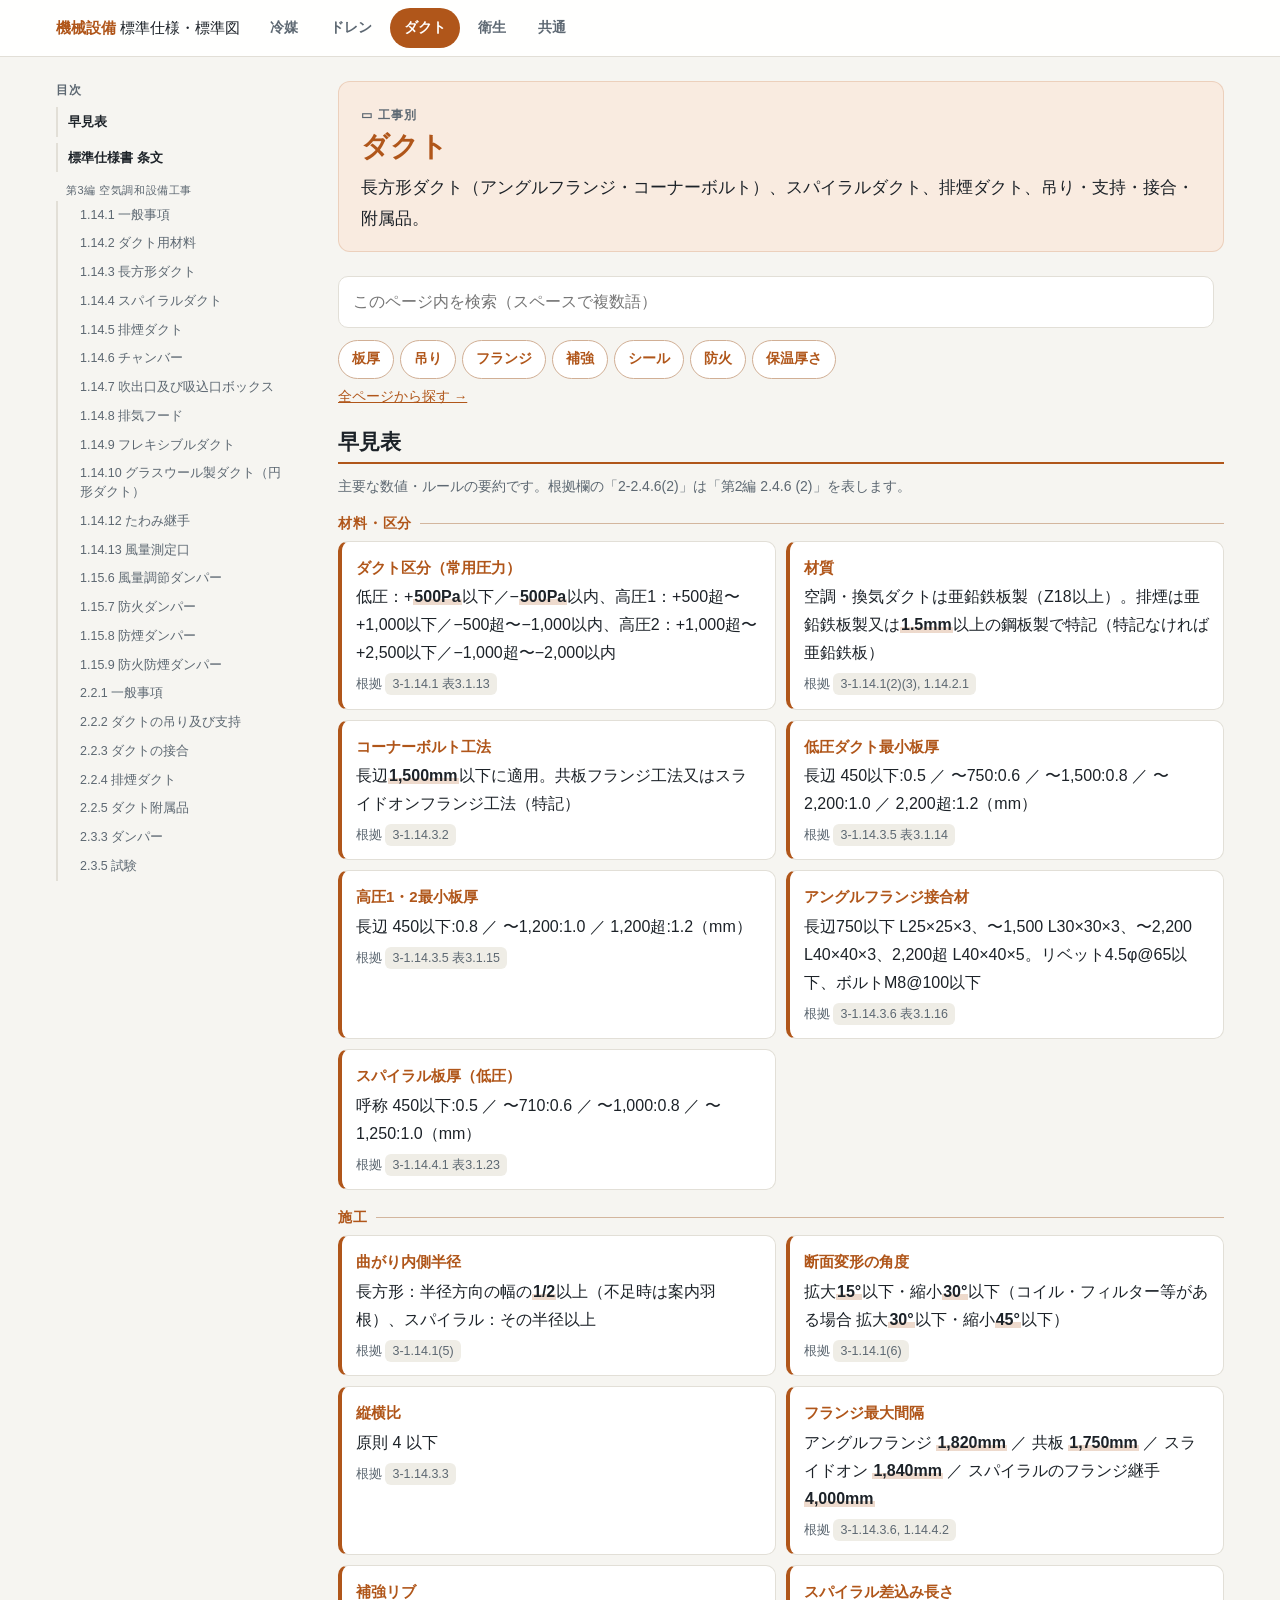
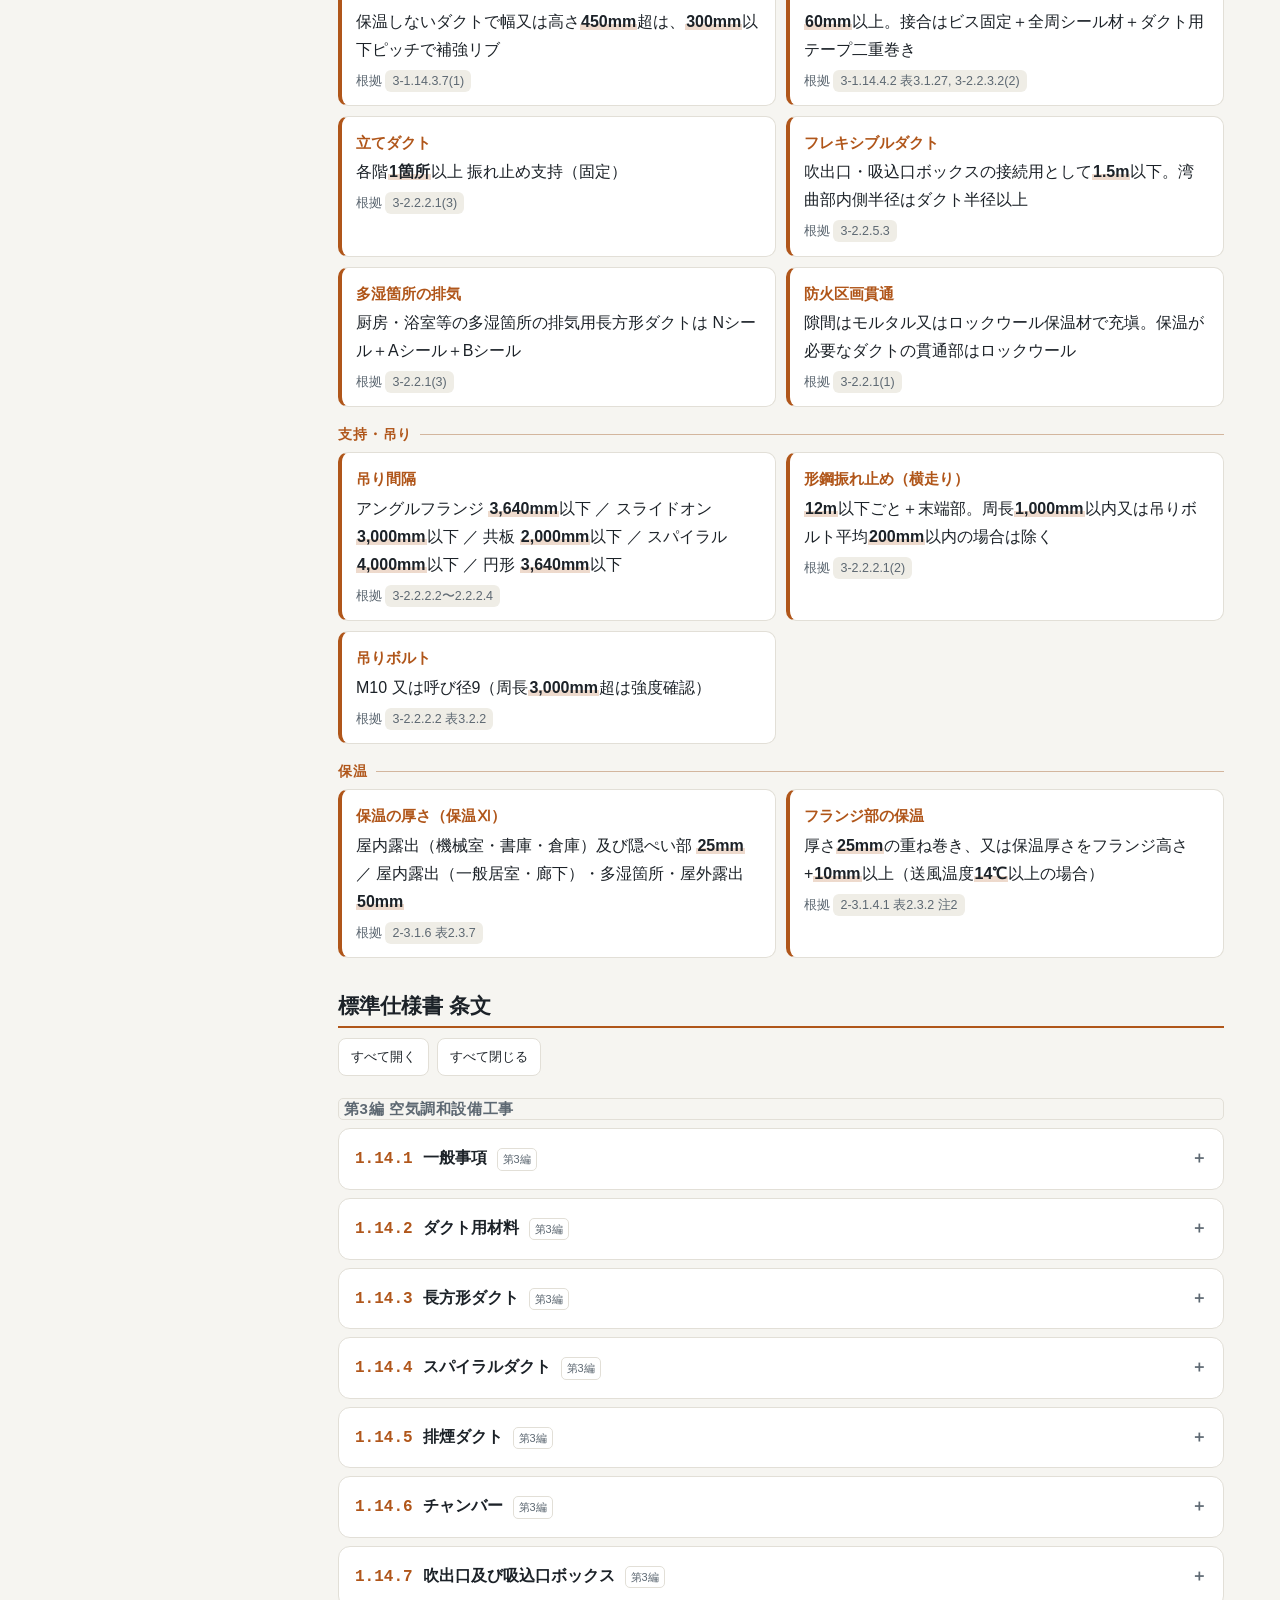
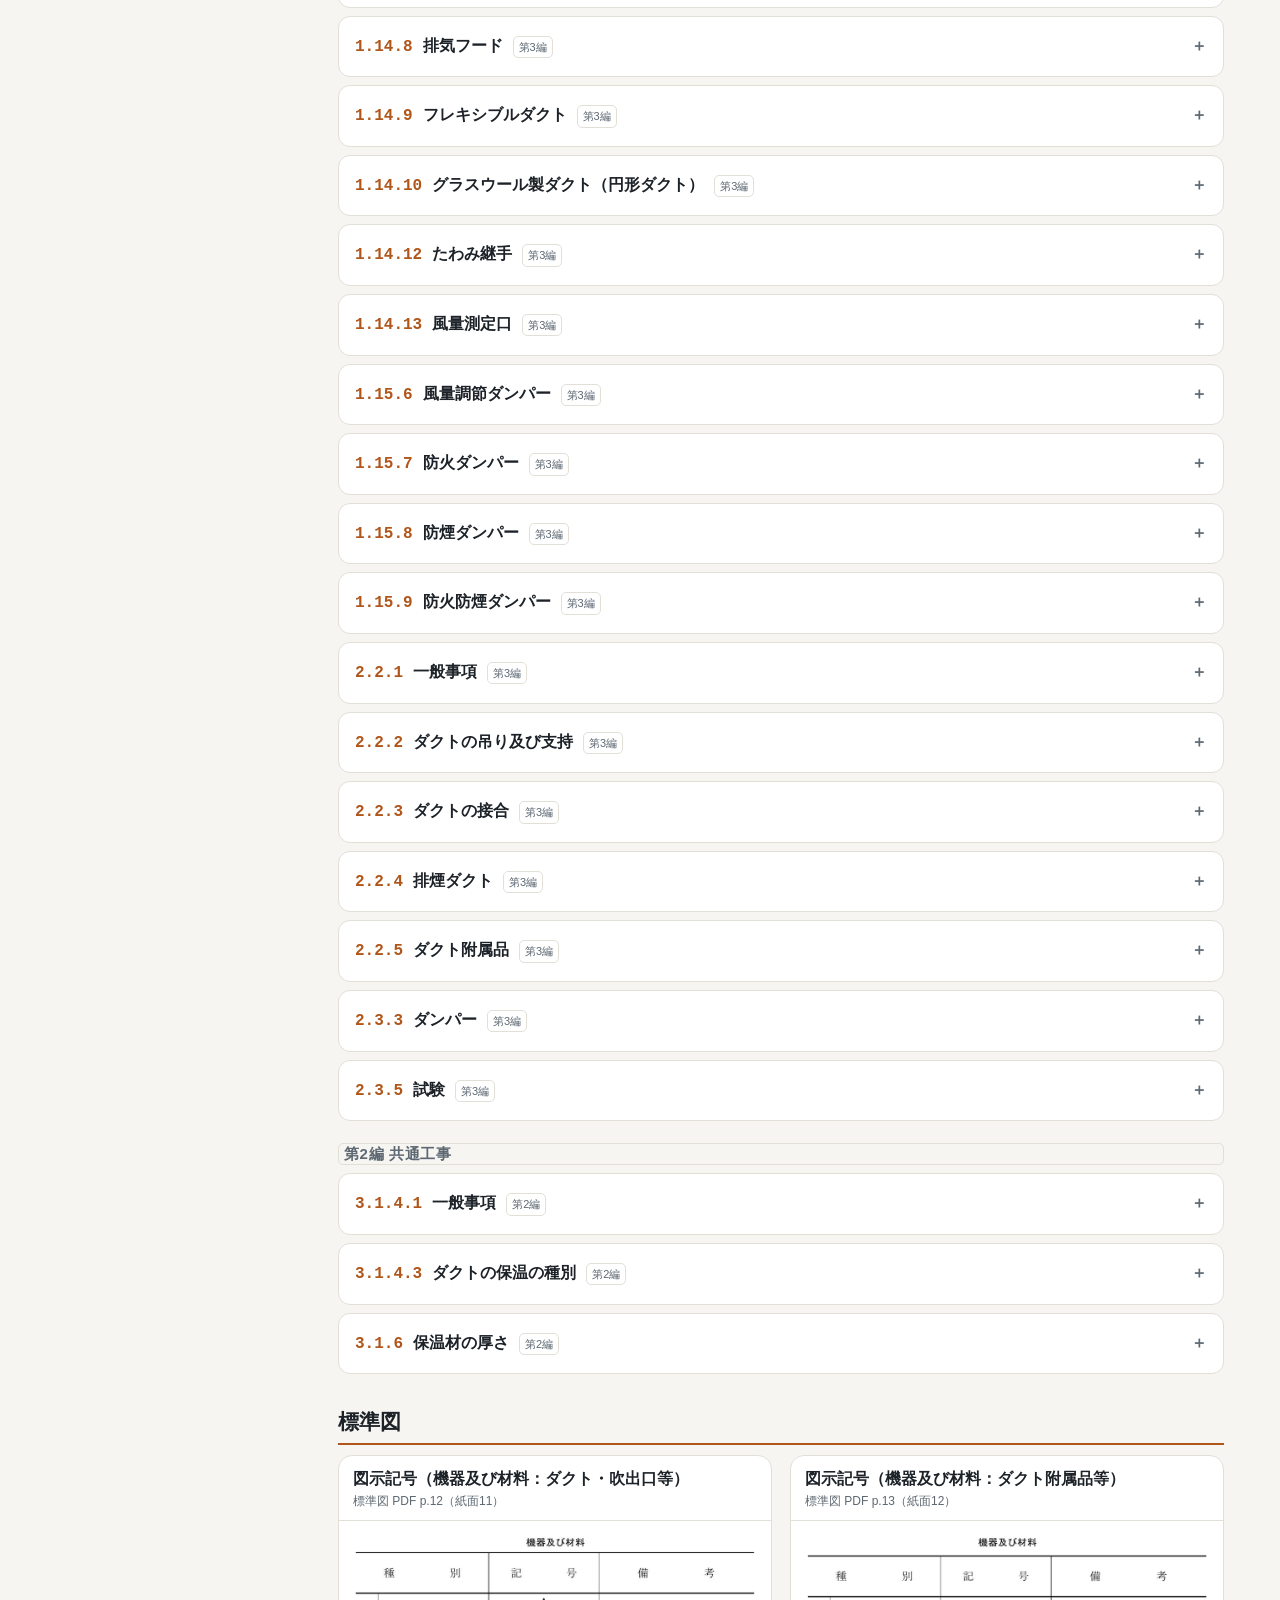
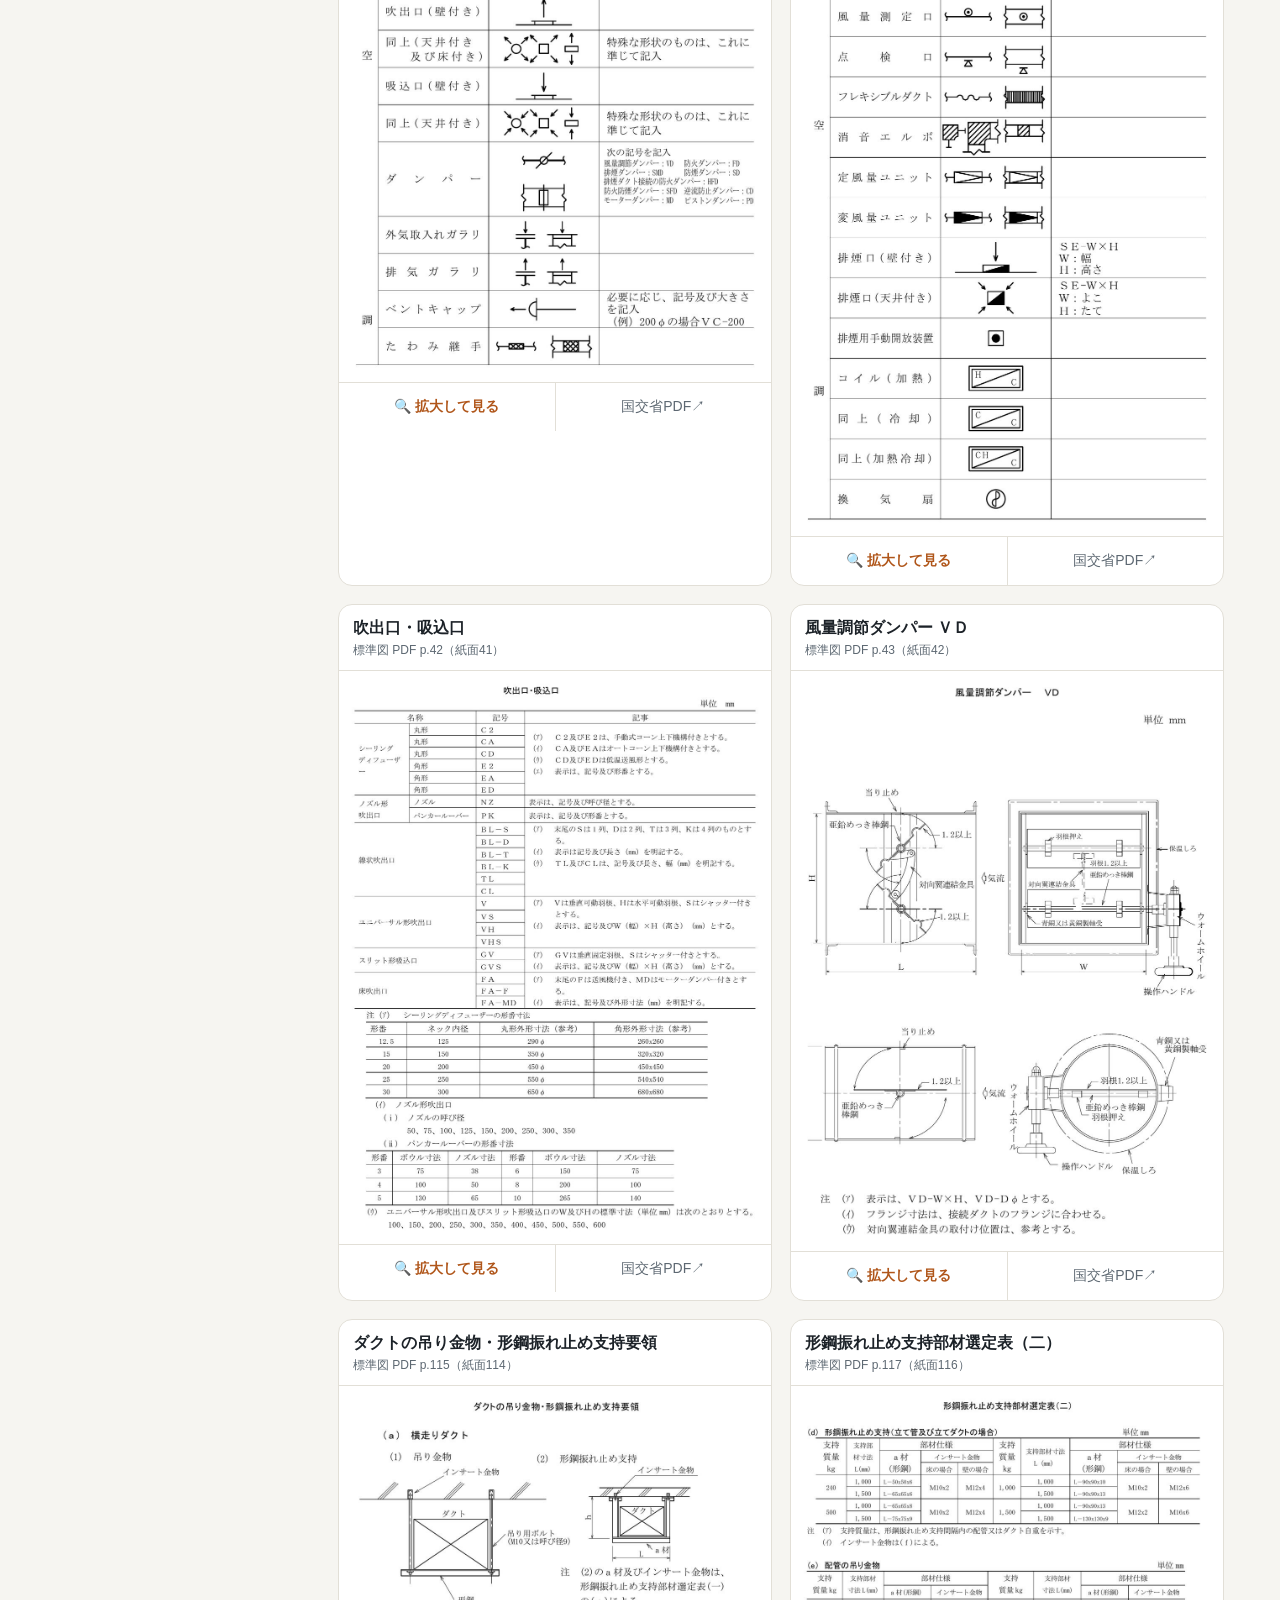
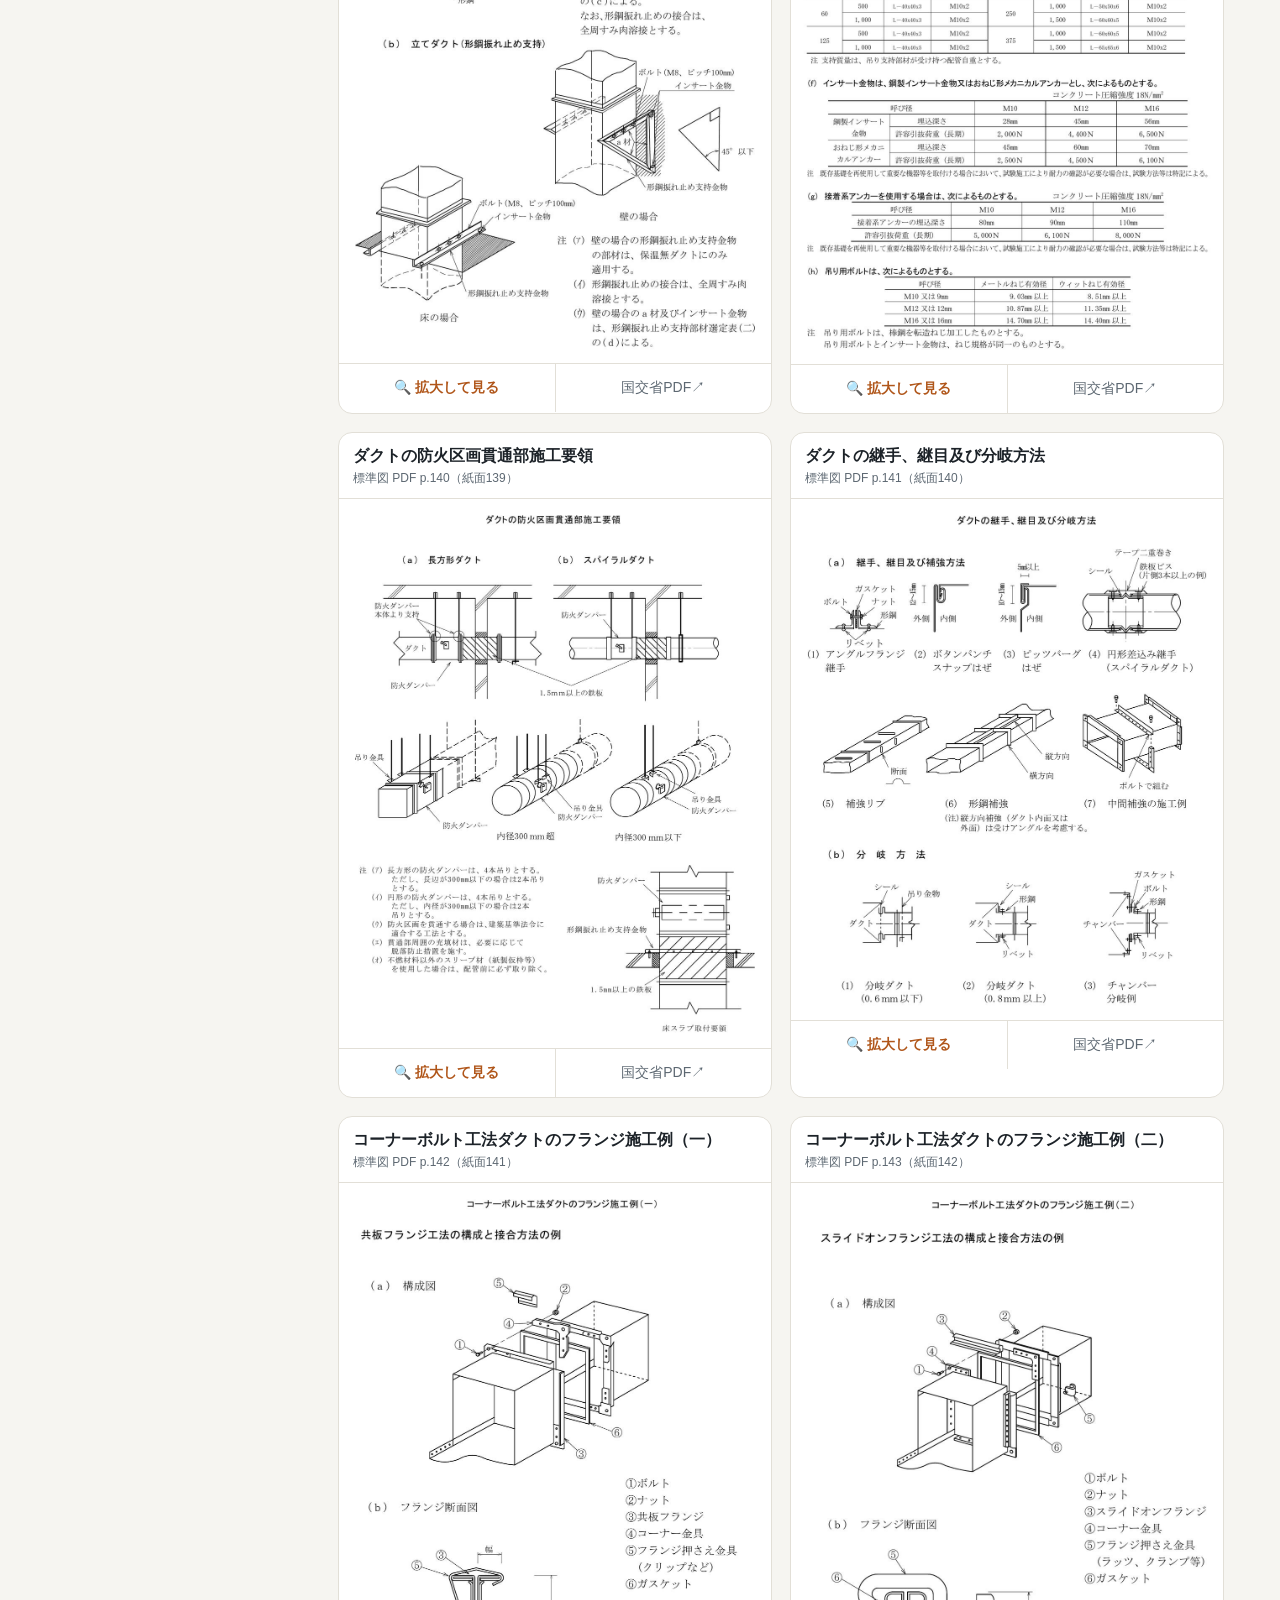
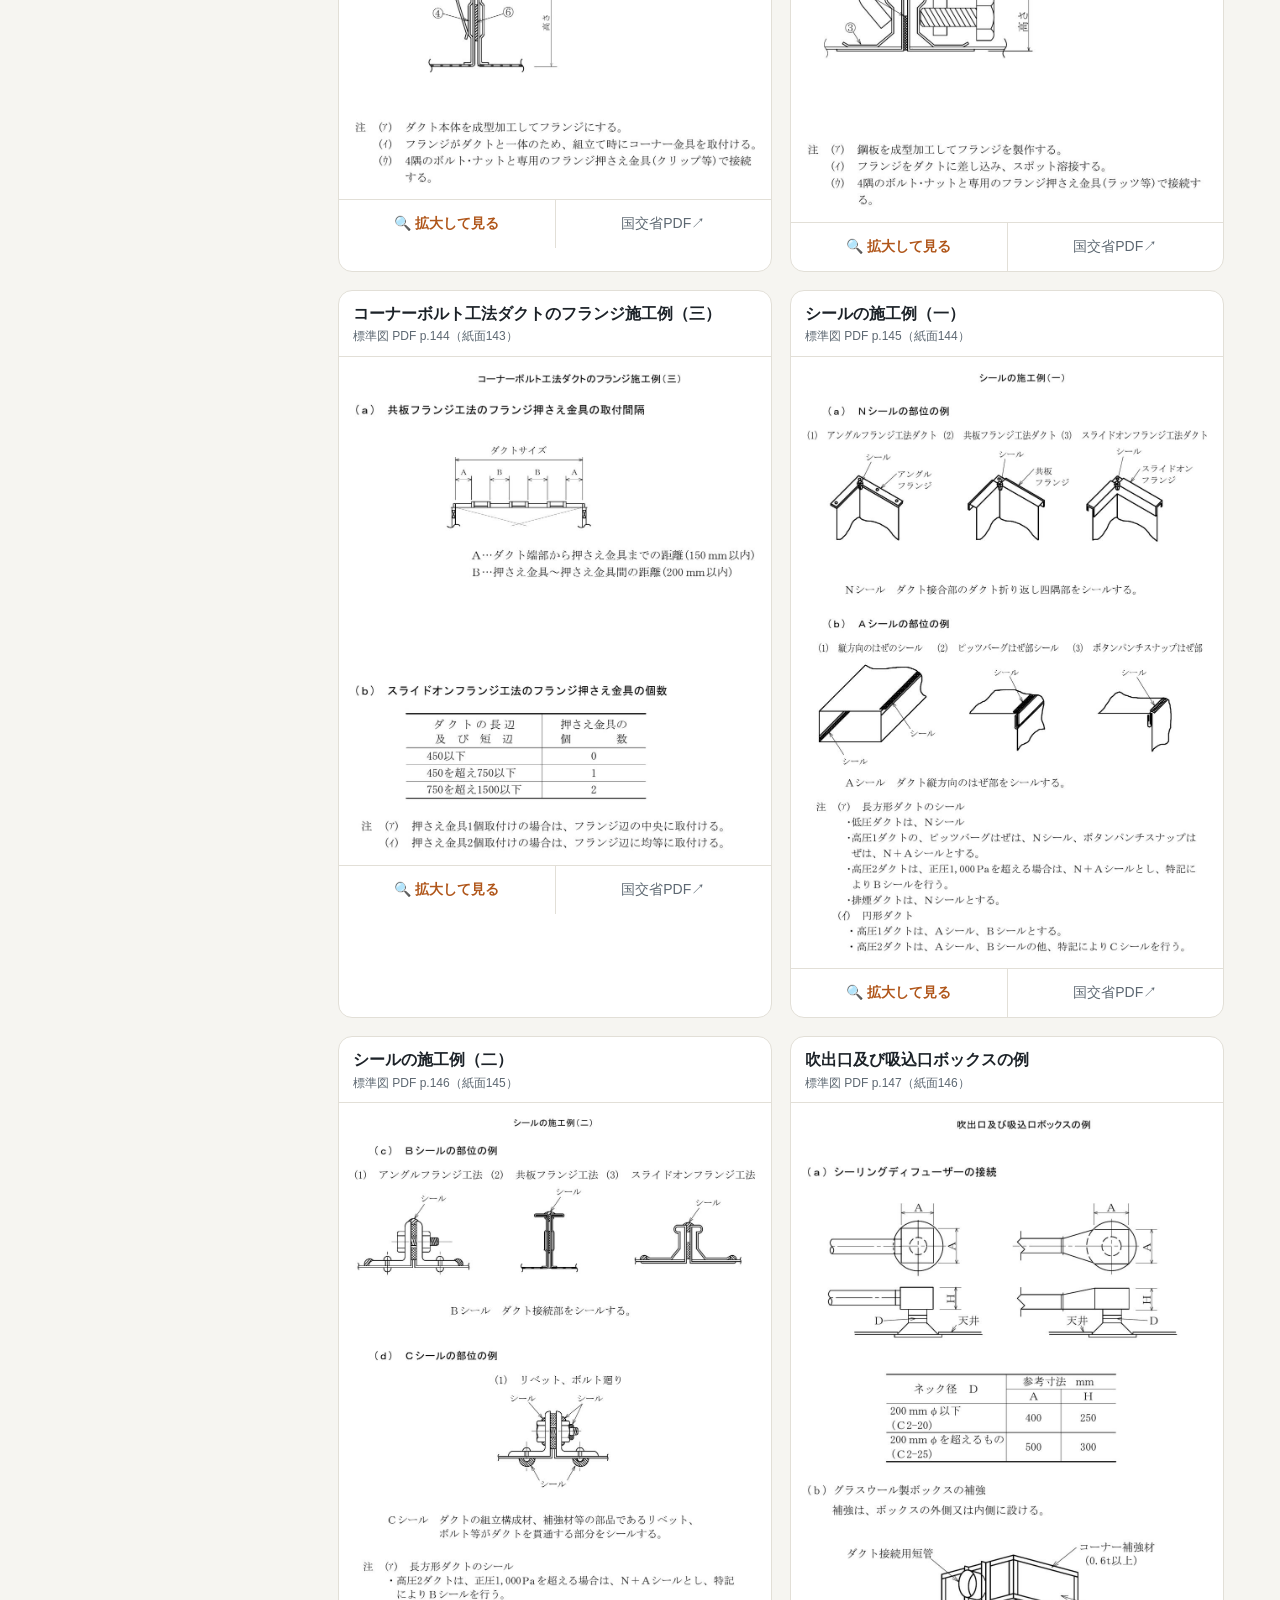
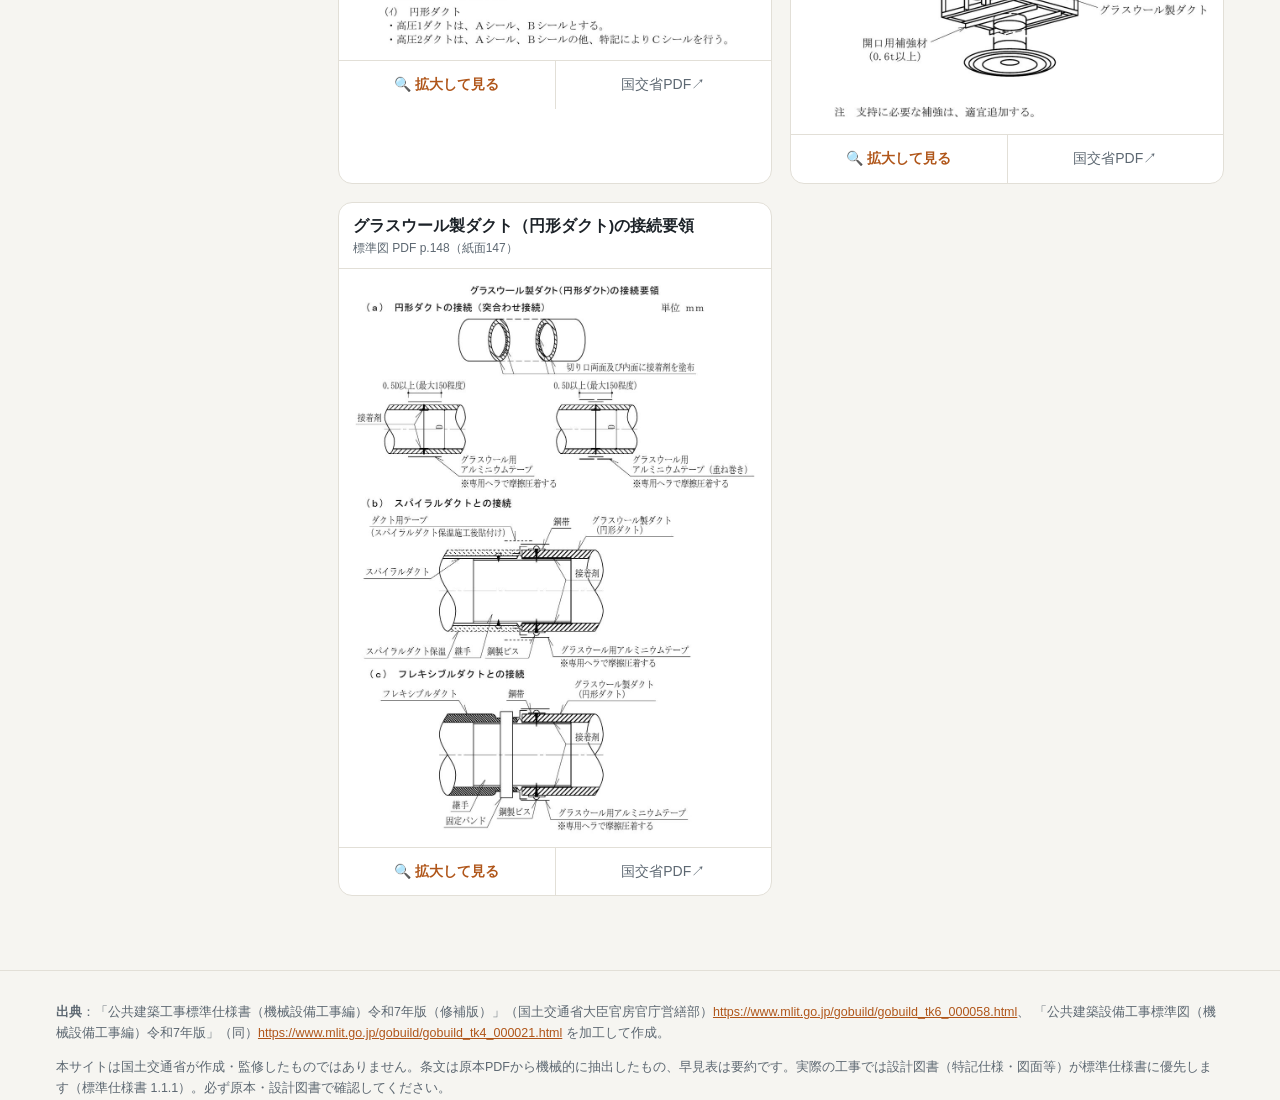
<file: duct.html>
<!doctype html>
<html lang="ja"><head><meta charset="utf-8">
<meta name="viewport" content="width=device-width,initial-scale=1">
<title>ダクト｜国交省 機械設備 標準仕様書・標準図 工事別まとめ</title>
<meta name="description" content="ダクト：国交省標準仕様書・標準図（機械設備工事編 令和7年版）の該当条文・早見表・標準図">
<link rel="stylesheet" href="style.css">
</head><body data-work="duct">
<header class="top"><div class="wrap">
<a class="brand" href="index.html"><b>機械設備</b> 標準仕様・標準図</a>
<nav class="tabs"><a href="reibai.html" class="">冷媒</a><a href="drain.html" class="">ドレン</a><a href="duct.html" class="on">ダクト</a><a href="eisei.html" class="">衛生</a><a href="kyotsu.html" class="">共通</a></nav>
</div></header>
<main class="wrap layout">
<aside class="toc"><div class="tocin"><p class="toch">目次</p><a href="#quick" class="">早見表</a><a href="#spec" class="">標準仕様書 条文</a><span class="tochen">第3編 空気調和設備工事</span><a href="#c3-1_14_1" class="sub">1.14.1 一般事項</a><a href="#c3-1_14_2" class="sub">1.14.2 ダクト用材料</a><a href="#c3-1_14_3" class="sub">1.14.3 長方形ダクト</a><a href="#c3-1_14_4" class="sub">1.14.4 スパイラルダクト</a><a href="#c3-1_14_5" class="sub">1.14.5 排煙ダクト</a><a href="#c3-1_14_6" class="sub">1.14.6 チャンバー</a><a href="#c3-1_14_7" class="sub">1.14.7 吹出口及び吸込口ボックス</a><a href="#c3-1_14_8" class="sub">1.14.8 排気フード</a><a href="#c3-1_14_9" class="sub">1.14.9 フレキシブルダクト</a><a href="#c3-1_14_10" class="sub">1.14.10 グラスウール製ダクト（円形ダクト）</a><a href="#c3-1_14_12" class="sub">1.14.12 たわみ継手</a><a href="#c3-1_14_13" class="sub">1.14.13 風量測定口</a><a href="#c3-1_15_6" class="sub">1.15.6 風量調節ダンパー</a><a href="#c3-1_15_7" class="sub">1.15.7 防火ダンパー</a><a href="#c3-1_15_8" class="sub">1.15.8 防煙ダンパー</a><a href="#c3-1_15_9" class="sub">1.15.9 防火防煙ダンパー</a><a href="#c3-2_2_1" class="sub">2.2.1 一般事項</a><a href="#c3-2_2_2" class="sub">2.2.2 ダクトの吊り及び支持</a><a href="#c3-2_2_3" class="sub">2.2.3 ダクトの接合</a><a href="#c3-2_2_4" class="sub">2.2.4 排煙ダクト</a><a href="#c3-2_2_5" class="sub">2.2.5 ダクト附属品</a><a href="#c3-2_3_3" class="sub">2.3.3 ダンパー</a><a href="#c3-2_3_5" class="sub">2.3.5 試験</a><span class="tochen">第2編 共通工事</span><a href="#c2-3_1_4_1" class="sub">3.1.4.1 一般事項</a><a href="#c2-3_1_4_3" class="sub">3.1.4.3 ダクトの保温の種別</a><a href="#c2-3_1_6" class="sub">3.1.6 保温材の厚さ</a><a href="#zu" class="">標準図</a></div></aside>
<div class="content">
<div class="hero h-duct"><p class="kicker">▭ 工事別</p><h1>ダクト</h1><p>長方形ダクト（アングルフランジ・コーナーボルト）、スパイラルダクト、排煙ダクト、吊り・支持・接合・附属品。</p></div>
<div class="search"><input id="q" type="search" placeholder="このページ内を検索（スペースで複数語）" autocomplete="off"><span id="qn"></span></div>
<div class="chips"><button type="button" class="chip" data-q="板厚">板厚</button><button type="button" class="chip" data-q="吊り">吊り</button><button type="button" class="chip" data-q="フランジ">フランジ</button><button type="button" class="chip" data-q="補強">補強</button><button type="button" class="chip" data-q="シール">シール</button><button type="button" class="chip" data-q="防火">防火</button><button type="button" class="chip" data-q="保温 厚さ">保温厚さ</button></div>
<p class="allsearch"><a href="index.html#find">全ページから探す →</a></p>
<nav class="jump"><a href="#quick">早見表</a><a href="#spec">標準仕様書 条文</a><a href="#zu">標準図</a></nav>
<section id="quick"><h2>早見表</h2><p class="note">主要な数値・ルールの要約です。根拠欄の「2-2.4.6(2)」は「第2編 2.4.6 (2)」を表します。</p><div class="qcat"><h3>材料・区分</h3><div class="qlist"><div class="q" id="q-duct-0"><div class="qk">ダクト区分（常用圧力）</div><div class="qv">低圧：+<strong>500Pa</strong>以下／−<strong>500Pa</strong>以内、高圧1：+500超〜+1,000以下／−500超〜−1,000以内、高圧2：+1,000超〜+2,500以下／−1,000超〜−2,000以内</div><div class="qr">根拠 <span class="ref">3-1.14.1 表3.1.13</span></div></div><div class="q" id="q-duct-1"><div class="qk">材質</div><div class="qv">空調・換気ダクトは亜鉛鉄板製（Z18以上）。排煙は亜鉛鉄板製又は<strong>1.5mm</strong>以上の鋼板製で特記（特記なければ亜鉛鉄板）</div><div class="qr">根拠 <span class="ref">3-1.14.1(2)(3), 1.14.2.1</span></div></div><div class="q" id="q-duct-5"><div class="qk">コーナーボルト工法</div><div class="qv">長辺<strong>1,500mm</strong>以下に適用。共板フランジ工法又はスライドオンフランジ工法（特記）</div><div class="qr">根拠 <span class="ref">3-1.14.3.2</span></div></div><div class="q" id="q-duct-6"><div class="qk">低圧ダクト最小板厚</div><div class="qv">長辺 450以下:0.5 ／ 〜750:0.6 ／ 〜1,500:0.8 ／ 〜2,200:1.0 ／ 2,200超:1.2（mm）</div><div class="qr">根拠 <span class="ref">3-1.14.3.5 表3.1.14</span></div></div><div class="q" id="q-duct-7"><div class="qk">高圧1・2最小板厚</div><div class="qv">長辺 450以下:0.8 ／ 〜1,200:1.0 ／ 1,200超:1.2（mm）</div><div class="qr">根拠 <span class="ref">3-1.14.3.5 表3.1.15</span></div></div><div class="q" id="q-duct-9"><div class="qk">アングルフランジ接合材</div><div class="qv">長辺750以下 L25×25×3、〜1,500 L30×30×3、〜2,200 L40×40×3、2,200超 L40×40×5。リベット4.5φ@65以下、ボルトM8@100以下</div><div class="qr">根拠 <span class="ref">3-1.14.3.6 表3.1.16</span></div></div><div class="q" id="q-duct-11"><div class="qk">スパイラル板厚（低圧）</div><div class="qv">呼称 450以下:0.5 ／ 〜710:0.6 ／ 〜1,000:0.8 ／ 〜1,250:1.0（mm）</div><div class="qr">根拠 <span class="ref">3-1.14.4.1 表3.1.23</span></div></div></div></div><div class="qcat"><h3>施工</h3><div class="qlist"><div class="q" id="q-duct-2"><div class="qk">曲がり内側半径</div><div class="qv">長方形：半径方向の幅の<strong>1/2</strong>以上（不足時は案内羽根）、スパイラル：その半径以上</div><div class="qr">根拠 <span class="ref">3-1.14.1(5)</span></div></div><div class="q" id="q-duct-3"><div class="qk">断面変形の角度</div><div class="qv">拡大<strong>15°</strong>以下・縮小<strong>30°</strong>以下（コイル・フィルター等がある場合 拡大<strong>30°</strong>以下・縮小<strong>45°</strong>以下）</div><div class="qr">根拠 <span class="ref">3-1.14.1(6)</span></div></div><div class="q" id="q-duct-4"><div class="qk">縦横比</div><div class="qv">原則 4 以下</div><div class="qr">根拠 <span class="ref">3-1.14.3.3</span></div></div><div class="q" id="q-duct-8"><div class="qk">フランジ最大間隔</div><div class="qv">アングルフランジ <strong>1,820mm</strong> ／ 共板 <strong>1,750mm</strong> ／ スライドオン <strong>1,840mm</strong> ／ スパイラルのフランジ継手 <strong>4,000mm</strong></div><div class="qr">根拠 <span class="ref">3-1.14.3.6, 1.14.4.2</span></div></div><div class="q" id="q-duct-10"><div class="qk">補強リブ</div><div class="qv">保温しないダクトで幅又は高さ<strong>450mm</strong>超は、<strong>300mm</strong>以下ピッチで補強リブ</div><div class="qr">根拠 <span class="ref">3-1.14.3.7(1)</span></div></div><div class="q" id="q-duct-12"><div class="qk">スパイラル差込み長さ</div><div class="qv"><strong>60mm</strong>以上。接合はビス固定＋全周シール材＋ダクト用テープ二重巻き</div><div class="qr">根拠 <span class="ref">3-1.14.4.2 表3.1.27, 3-2.2.3.2(2)</span></div></div><div class="q" id="q-duct-15"><div class="qk">立てダクト</div><div class="qv">各階<strong>1箇所</strong>以上 振れ止め支持（固定）</div><div class="qr">根拠 <span class="ref">3-2.2.2.1(3)</span></div></div><div class="q" id="q-duct-17"><div class="qk">フレキシブルダクト</div><div class="qv">吹出口・吸込口ボックスの接続用として<strong>1.5m</strong>以下。湾曲部内側半径はダクト半径以上</div><div class="qr">根拠 <span class="ref">3-2.2.5.3</span></div></div><div class="q" id="q-duct-18"><div class="qk">多湿箇所の排気</div><div class="qv">厨房・浴室等の多湿箇所の排気用長方形ダクトは Nシール＋Aシール＋Bシール</div><div class="qr">根拠 <span class="ref">3-2.2.1(3)</span></div></div><div class="q" id="q-duct-19"><div class="qk">防火区画貫通</div><div class="qv">隙間はモルタル又はロックウール保温材で充塡。保温が必要なダクトの貫通部はロックウール</div><div class="qr">根拠 <span class="ref">3-2.2.1(1)</span></div></div></div></div><div class="qcat"><h3>支持・吊り</h3><div class="qlist"><div class="q" id="q-duct-13"><div class="qk">吊り間隔</div><div class="qv">アングルフランジ <strong>3,640mm</strong>以下 ／ スライドオン <strong>3,000mm</strong>以下 ／ 共板 <strong>2,000mm</strong>以下 ／ スパイラル <strong>4,000mm</strong>以下 ／ 円形 <strong>3,640mm</strong>以下</div><div class="qr">根拠 <span class="ref">3-2.2.2.2〜2.2.2.4</span></div></div><div class="q" id="q-duct-14"><div class="qk">形鋼振れ止め（横走り）</div><div class="qv"><strong>12m</strong>以下ごと＋末端部。周長<strong>1,000mm</strong>以内又は吊りボルト平均<strong>200mm</strong>以内の場合は除く</div><div class="qr">根拠 <span class="ref">3-2.2.2.1(2)</span></div></div><div class="q" id="q-duct-16"><div class="qk">吊りボルト</div><div class="qv">M10 又は呼び径9（周長<strong>3,000mm</strong>超は強度確認）</div><div class="qr">根拠 <span class="ref">3-2.2.2.2 表3.2.2</span></div></div></div></div><div class="qcat"><h3>保温</h3><div class="qlist"><div class="q" id="q-duct-20"><div class="qk">保温の厚さ（保温Ⅺ）</div><div class="qv">屋内露出（機械室・書庫・倉庫）及び隠ぺい部 <strong>25mm</strong> ／ 屋内露出（一般居室・廊下）・多湿箇所・屋外露出 <strong>50mm</strong></div><div class="qr">根拠 <span class="ref">2-3.1.6 表2.3.7</span></div></div><div class="q" id="q-duct-21"><div class="qk">フランジ部の保温</div><div class="qv">厚さ<strong>25mm</strong>の重ね巻き、又は保温厚さをフランジ高さ+<strong>10mm</strong>以上（送風温度<strong>14℃</strong>以上の場合）</div><div class="qr">根拠 <span class="ref">2-3.1.4.1 表2.3.2 注2</span></div></div></div></div></section><section id="spec"><h2>標準仕様書 条文</h2><div class="tools"><button type="button" data-act="open">すべて開く</button><button type="button" data-act="close">すべて閉じる</button></div><h3 class="hen">第3編 空気調和設備工事</h3><details class="cl" id="c3-1_14_1"><summary><span class="num">1.14.1</span><span class="ttl">一般事項</span><span class="hen">第3編</span></summary><div class="body"><div class="pgs">原本ページ（タップで画像）：<a class="pg" href="img/spec/p154.jpg" data-full="img/spec/p154.jpg" data-cap="標準仕様書 PDF p.154（紙面153）">p.154<small>紙面153</small></a> <a class="ext" href="https://www.mlit.go.jp/gobuild/content/001967513.pdf#page=154" target="_blank" rel="noopener">国交省PDF↗</a></div><p class="l1">(1) ダクトは、使用圧力により、低圧ダクト、高圧１ダクト及び高圧２ダクトに区分し、その適用範囲は、表 3.1.13 による。</p>
<div class="tblbox"><a class="tblbtn" href="img/spec/p154.jpg" data-full="img/spec/p154.jpg" data-cap="標準仕様書 原本PDF 154ページ（表3.1.13 ダクトの区分 （単位 Pa））"><span class="ico">▦</span><span><b>表3.1.13 ダクトの区分 （単位 Pa）</b><small>原本の表を画像で見る（PDF p.154／紙面153）</small></span></a><details class="tbltxt"><summary>テキストで表示（罫線が崩れます）</summary><pre class="tbl">         表3.1.13    ダクトの区分                         （単位   Pa）
                              常   用   圧   力
ダクト区分
                    正    圧                     負    圧
低圧ダクト              ＋500以下                     －500以内
高圧１ダクト             ＋500を超え                    －500を超え
               ＋1,000以下                   －1,000以内
高圧２ダクト         ＋1,000を超え                  －1,000を超え
               ＋2,500以下                   －2,000以内</pre></details></div>
<p class="l1 cont">注 常用圧力とは、通常の運転時におけるダクト内圧をいう。</p>
<p class="l1">(2) 空気調和設備及び換気設備に使用するダクト（空調ダクト及び換気ダクト）は、亜鉛鉄板製とする。</p>
<p class="l1">(3) 排煙設備に使用するダクト（排煙ダクト）は、亜鉛鉄板製又は 1.5mm 以上の鋼板製とし、特記による。</p>
<p class="l1 cont">なお、特記がなければ、亜鉛鉄板製とする。</p>
<p class="l1">(4) ダクトは、空気の通風抵抗、漏れ量、騒音及び振動が少なく、かつ、ダクトの内外差圧により変形を起さない構造とする。</p>
<p class="l1">(5) ダクトの湾曲部の内側半径は、次による。</p>
<p class="l2">(ｱ) 長方形ダクトの場合は、半径方向の幅の 1/2 以上とする。ただし、1/2 以上とれないときは、必要に応じてダクト内部に案内羽根を設ける。</p>
<p class="l2">(ｲ) スパイラルダクトの場合は、その半径以上とする。</p>
<p class="l1">(6) ダクトの断面を変形させるときは、その傾斜角度は、拡大部は 15 ﾟ以下、縮小部は 30 ﾟ以下とする。ただし、ダクト途中にコイル、フィルター等がある場合は、拡大部は 30 ﾟ以下、縮小部は 45 ﾟ以下とし、やむを得ず傾斜角度を超える場合は、ダクト内部に整流板を設ける。</p></div></details><details class="cl" id="c3-1_14_2"><summary><span class="num">1.14.2</span><span class="ttl">ダクト用材料</span><span class="hen">第3編</span></summary><div class="body"><div class="pgs">原本ページ（タップで画像）：<a class="pg" href="img/spec/p154.jpg" data-full="img/spec/p154.jpg" data-cap="標準仕様書 PDF p.154（紙面153）">p.154<small>紙面153</small></a> <a class="pg" href="img/spec/p155.jpg" data-full="img/spec/p155.jpg" data-cap="標準仕様書 PDF p.155（紙面154）">p.155<small>紙面154</small></a> <a class="ext" href="https://www.mlit.go.jp/gobuild/content/001967513.pdf#page=154" target="_blank" rel="noopener">国交省PDF↗</a></div><h4 class="sub">1.14.2.1 亜鉛鉄板</h4>
<p class="l1">(1) めっきの付着量は、JIS G 3302「溶融亜鉛めっき鋼板及び鋼帯」の Z18 以上とする。溶接加工を施した場合は、両面に第２編 3.2.2.7「有機質亜鉛末塗料」による防錆処理を施すものとする。</p>
<h4 class="sub">1.14.2.2 鋼材</h4>
<p class="l1">(1) 接合用フランジ及び補強に用いる鋼材は、形鋼（山形鋼）とし、第２編 3.2.1.4「塗装箇所の塗料の種別及び塗り回数」によるさび止めペイントを施したものとする。</p>
<h4 class="sub">1.14.2.3 リベット</h4>
<p class="l1">(1) リベットは、JIS B 1213「冷間成形リベット」の銅リベット又は鋼リベットによるものとし、鋼リベットは、亜鉛めっきを施したものとする。</p>
<h4 class="sub">1.14.2.4 ボルト及びナット</h4>
<p class="l1">(1) ボルト及びナットは、JIS B 1180「六角ボルト」及び JIS B 1181「六角ナット」によるものとし、亜鉛めっきを施したものとする。</p>
<h4 class="sub">1.14.2.5 ダクト用テープ</h4>
<p class="l1">(1) ダクト用テープは、JIS H 4160「アルミニウム及びアルミニウム合金はく」に準ずるアルミニウム箔の片面に樹脂系粘着剤を塗布したテープ状のものとする。</p>
<h4 class="sub">1.14.2.6 シール材</h4>
<p class="l1">(1) シール材は、シリコンゴム系又はニトリルゴム系を基材としたものとし、ダクトの材質に悪影響を与えないものとする。</p>
<h4 class="sub">1.14.2.7 雑材料</h4>
<p class="l1">(1) 吊り金物に用いる鋼材は、形鋼（山形鋼）及び棒鋼を転造ねじ加工した吊り用ボルトとする。また、形鋼は、第２編 3.2.1「塗装」による塗装を施したものとし、吊り用ボルトは、亜鉛めっきを施したものとする。</p>
<p class="l1">(2) インサート金物は、防錆処理を施したものとし、標準図（形鋼振れ止め支持部材選定表（二））による。</p>
<p class="l1 cont">なお、断熱インサート金物は、インサート金物の台座に断熱材の厚さに等しい長さのさや管を有するものとする。</p>
<p class="l1">(3) 支持金物は、第２編第４章第６節「鋼材工事」による。</p></div></details><details class="cl" id="c3-1_14_3"><summary><span class="num">1.14.3</span><span class="ttl">長方形ダクト</span><span class="hen">第3編</span></summary><div class="body"><div class="pgs">原本ページ（タップで画像）：<a class="pg" href="img/spec/p155.jpg" data-full="img/spec/p155.jpg" data-cap="標準仕様書 PDF p.155（紙面154）">p.155<small>紙面154</small></a> <a class="pg" href="img/spec/p156.jpg" data-full="img/spec/p156.jpg" data-cap="標準仕様書 PDF p.156（紙面155）">p.156<small>紙面155</small></a> <a class="pg" href="img/spec/p157.jpg" data-full="img/spec/p157.jpg" data-cap="標準仕様書 PDF p.157（紙面156）">p.157<small>紙面156</small></a> <a class="pg" href="img/spec/p158.jpg" data-full="img/spec/p158.jpg" data-cap="標準仕様書 PDF p.158（紙面157）">p.158<small>紙面157</small></a> <a class="ext" href="https://www.mlit.go.jp/gobuild/content/001967513.pdf#page=155" target="_blank" rel="noopener">国交省PDF↗</a></div><h4 class="sub">1.14.3.1 ダクトの区分</h4>
<p class="l1">(1) 長方形ダクトは、アングルフランジ工法ダクト又はコーナーボルト工法ダクトとし、適用は特記による。</p>
<h4 class="sub">1.14.3.2 コーナーボルト工法ダクト</h4>
<p class="l1">(1) コーナーボルト工法ダクトは、長辺が 1,500mm 以下のダクトに適用する。</p>
<p class="l1">(2) コーナーボルト工法ダクトは、共板フランジ工法又はスライドオンフランジ工法とし、適用は特記による。</p>
<h4 class="sub">1.14.3.3 縦横比</h4>
<p class="l1">(1) 長方形ダクトの縦横比は、原則として、４以下とする。</p>
<h4 class="sub">1.14.3.4 継目</h4>
<p class="l1">(1) ダクトの継目の形状等は、標準図（ダクトの継手､継目及び分岐方法）による。</p>
<p class="l1">(2) ダクトのかどの継目は、２箇所以上とする。ただし、長辺が 750mm 以下の場合は、１箇所以上とし、ピッツバーグはぜ又はボタンパンチスナップはぜによるものとする。</p>
<p class="l1">(3) ダクトの面の継目は、原則として、気流に直角方向のみとし、内部甲はぜ継ぎ又は突合せ溶接し平滑に仕上げたものとする。</p>
<h4 class="sub">1.14.3.5 板厚</h4>
<p class="l1">(1) 低圧ダクト、高圧１ダクト及び高圧２ダクトの板厚は、表 3.1.14 及び表 3.1.15 による。</p>
<p class="l1 cont">ただし、ダクト両端の寸法が異なる場合は、その最大寸法による板厚を適用する。</p>
<p class="l1 cont">なお、厨房用排気ダクトの板厚は特記による。</p>
<div class="tblbox"><a class="tblbtn" href="img/spec/p156.jpg" data-full="img/spec/p156.jpg" data-cap="標準仕様書 原本PDF 156ページ（表 3.1.14 低圧ダクトの最小板厚 （単位 mm））"><span class="ico">▦</span><span><b>表 3.1.14 低圧ダクトの最小板厚 （単位 mm）</b><small>原本の表を画像で見る（PDF p.156／紙面155）</small></span></a><details class="tbltxt"><summary>テキストで表示（罫線が崩れます）</summary><pre class="tbl">     表 3.1.14     低圧ダクトの最小板厚                        （単位 mm）
        ダ    ク   ト   の     長   辺                   適用表示厚さ
            450以下                                    0.5
            450を超え、      750以下                       0.6
            750を超え、1,500以下                           0.8
        1,500を超え、2,200以下                             1.0
        2,200を超えるもの                                  1.2
表 3.1.15    高圧１及び高圧２ダクトの最小板厚                           （単位 mm）
        ダ    ク   ト   の     長   辺                   適用表示厚さ
        450以下                                        0.8
        450を超え、1,200以下                               1.0
      1,200を超えるもの                                    1.2</pre></details></div>
<h4 class="sub">1.14.3.6 接合材料</h4>
<p class="l1">(1) アングルフランジ工法ダクト</p>
<p class="l2">(ｱ) 接合材料は、表 3.1.16 による。</p>
<p class="l2">(ｲ) フランジの最大間隔は、1,820mm とする。</p>
<p class="l2">(ｳ) フランジは、山形鋼を溶接加工したものとし、接触面を平滑に仕上げ、ボルト穴を開けたものとする。</p>
<p class="l2">(ｴ) フランジの取付方法は、リベットに替えてスポット溶接としてもよい。ただし、スポット溶接の間隔は、リベットの間隔による。</p>
<p class="l2">(ｵ) フランジ部のダクト端の折り返しは５mm 以上とする。</p>
<div class="tblbox"><a class="tblbtn" href="img/spec/p156.jpg" data-full="img/spec/p156.jpg" data-cap="標準仕様書 原本PDF 156ページ（表3.1.16 接合材料 （単位 mm））"><span class="ico">▦</span><span><b>表3.1.16 接合材料 （単位 mm）</b><small>原本の表を画像で見る（PDF p.156／紙面155）</small></span></a><details class="tbltxt"><summary>テキストで表示（罫線が崩れます）</summary><pre class="tbl">                                 表3.1.16   接合材料                                       （単位 mm）
                                               フランジ取付け用
                         接合用フランジ                                             接合用ボルト
                                                    リベット
   ダ ク ト の 長 辺
                              山形鋼              最    小    リベット     最小呼び               最大間隔
                             最小寸法              呼び径       最大間隔          径       ｺｰﾅｰ      中央
   750以下                     25×25×3           4.5        65           M8      100       100
   750を超え、1,500以下            30×30×3           4.5        65           M8      100       100
1,500を超え、2,200以下             40×40×3           4.5        65           M8      100       100
2,200を超えるもの                  40×40×5           4.5        65           M8      100       100</pre></details></div>
<p class="l1 cont">注 ボルトの最大間隔の中央とは、コーナー以外の場所とする。</p>
<p class="l1">(2) 共板フランジ工法ダクト</p>
<p class="l2">(ｱ) 接合材料は、表 3.1.17 による。</p>
<p class="l2">(ｲ) フランジの最大間隔は、1,750mm とする。</p>
<p class="l2">(ｳ) フランジ押さえ金具及びコーナー金具は、亜鉛鉄板製とする。</p>
<p class="l2">(ｴ) フランジの板厚は、ダクトの板厚と同じとする。</p>
<p class="l2">(ｵ) フランジ押さえ金具の再使用は禁止する。</p>
<p class="l2">(ｶ) フランジ押さえ金具の長さは、150mm 以上とする。</p>
<div class="tblbox"><a class="tblbtn" href="img/spec/p157.jpg" data-full="img/spec/p157.jpg" data-cap="標準仕様書 原本PDF 157ページ（表 3.1.17 接合材料 （単位 mm））"><span class="ico">▦</span><span><b>表 3.1.17 接合材料 （単位 mm）</b><small>原本の表を画像で見る（PDF p.157／紙面156）</small></span></a><details class="tbltxt"><summary>テキストで表示（罫線が崩れます）</summary><pre class="tbl">                  表 3.1.17    接合材料                             （単位     mm）
                                      共板フランジ最小寸法               コーナー金具         フランジ押さえ
             ダ ク ト の 長 辺
                                       高さ          幅            最小板厚           金具最小板厚
     450以下                   低圧ダクト     30          9.5           1.2             0.8
     450を超え、    750以下        低圧ダクト     30          9.5           1.2             0.8
     750を超え、1,200以下          低圧ダクト     30          9.5           1.2             1.0
1,200を超え、1,500以下             低圧ダクト     30          9.5           1.6             1.0</pre></details></div>
<p class="l1">(3) スライドオンフランジ工法ダクト</p>
<p class="l2">(ｱ) 接合材料は、表 3.1.18 による。</p>
<p class="l2">(ｲ) フランジの最大間隔は、1,840mm とする。</p>
<p class="l2">(ｳ) フランジ押さえ金具及びコーナー金具は、亜鉛鉄板製とする。</p>
<p class="l2">(ｴ) フランジ押さえ金具の厚さは、4.0mm 以上とする。</p>
<div class="tblbox"><a class="tblbtn" href="img/spec/p157.jpg" data-full="img/spec/p157.jpg" data-cap="標準仕様書 原本PDF 157ページ（表 3.1.18 接合材料 （単位 mm））"><span class="ico">▦</span><span><b>表 3.1.18 接合材料 （単位 mm）</b><small>原本の表を画像で見る（PDF p.157／紙面156）</small></span></a><details class="tbltxt"><summary>テキストで表示（罫線が崩れます）</summary><pre class="tbl">                  表 3.1.18    接合材料                            （単位     mm）
                                     スライドオンフランジ最小寸法                         コーナー金具
            ダ ク ト の 長 辺
                                      高さ                板厚          最小板厚      ボルト呼び径
    450以下               低圧ダクト          19               0.6           2.0        M8
450を超え、        750以下    低圧ダクト          20               0.9           2.3        M8
750を超え、1,500以下          低圧ダクト          20               0.9           2.3        M8</pre></details></div>
<h4 class="sub">1.14.3.7 ダクトの補強</h4>
<p class="l1">(1) 保温を施さないダクトが、幅又は高さが 450mm を超える場合は、間隔 300mm 以下のピッチで、補強リブによる補強を行う。</p>
<p class="l1">(2) ダクトの形鋼補強の取付要領は、標準図（ダクトの継手､継目及び分岐方法）による。</p>
<p class="l1">(3) ダクトは、次による形鋼補強を行うものとする。</p>
<p class="l1 cont">なお、山形鋼取付用リベットは、リベットと同じ間隔のスポット溶接としてもよい。</p>
<p class="l2">(ｱ) アングルフランジ工法ダクトの横方向の補強は、フランジ間隔が、表 3.1.19 及び表3.1.20 の最大間隔を超える場合に行う。</p>
<p class="l2 cont">なお、横方向の補強を行ったダクトの長辺が 1,500mm を超える場合は、表 3.1.21 による縦方向の補強を行う。</p>
<div class="tblbox"><a class="tblbtn" href="img/spec/p158.jpg" data-full="img/spec/p158.jpg" data-cap="標準仕様書 原本PDF 158ページ（表 3.1.19 ダクトの横方向の補強(低圧) （単位 mm））"><span class="ico">▦</span><span><b>表 3.1.19 ダクトの横方向の補強(低圧) （単位 mm）</b><small>原本の表を画像で見る（PDF p.158／紙面157）</small></span></a><details class="tbltxt"><summary>テキストで表示（罫線が崩れます）</summary><pre class="tbl">          表 3.1.19      ダクトの横方向の補強(低圧)                            （単位 mm）
                                                                山形鋼取付用
                                                                     リベット
     ダ ク ト の 長 辺            山形鋼最小寸法          最大間隔
                                                           最    小          リベットの
                                                           呼び径             最大間隔
     750を超え、1,200以下           30×30×3         1,210         4.5             100
 1,200を超え、1,500以下             30×30×3          925          4.5             100
 1,500を超え、2,200以下             40×40×3          925          4.5             100
    2,200を超えるもの               40×40×5          925          4.5             100
      表 3.1.20     ダクトの横方向の補強(高圧)                           （単位 mm）
                                                                山形鋼取付用
                                                                     リベット
     ダ ク ト の 長 辺            山形鋼最小寸法          最大間隔
                                                           最    小          リベットの
                                                           呼び径             最大間隔
     250を超え、      750以下       25×25×3          925          4.5             100
     750を超え、1,500以下           30×30×3          925          4.5             100
 1,500を超え、2,200以下             40×40×3          925          4.5             100
    2,200を超えるもの               40×40×5          925          4.5             100
        表 3.1.21     ダクトの縦方向の補強                            （単位 mm）
                                                                  山形鋼取付け用
                                                                       リベット
 ダ ク ト の 長 辺               山形鋼最小寸法          取付け箇所
                                                            最     小        リべットの最
                                                            呼び径             大間隔
1,500を超え、2,200以下            40×40×3         中央に１箇所             4.5           100
2,200を超えるもの                 40×40×5         中央に２箇所             4.5           100</pre></details></div>
<p class="l1 cont">注 高圧１及び高圧２ダクトの場合は、1,500を1,200に読み替える。</p>
<p class="l2">(ｲ) コーナーボルト工法のダクトの横方向の補強は、フランジ間隔が、表 3.1.22 の最大間隔を超える場合に行う。</p>
<div class="tblbox"><a class="tblbtn" href="img/spec/p158.jpg" data-full="img/spec/p158.jpg" data-cap="標準仕様書 原本PDF 158ページ（表 3.1.22 ダクトの横方向の補強(低圧) （単位 mm））"><span class="ico">▦</span><span><b>表 3.1.22 ダクトの横方向の補強(低圧) （単位 mm）</b><small>原本の表を画像で見る（PDF p.158／紙面157）</small></span></a><details class="tbltxt"><summary>テキストで表示（罫線が崩れます）</summary><pre class="tbl">    表 3.1.22    ダクトの横方向の補強(低圧)                                （単位 mm）
                                                                     山形鋼取付用
                                                                          リベット
   ダ ク ト の 長 辺              山形鋼寸法             最大間隔
                                                               最      小    リベットの
                                                               呼び径          最大間隔
450を超え、        750以下         25×25×3           1,840                4.5          100
750を超え、        900以下         30×30×3           1,230                4.5          100
900を超え、1,500以下               30×30×3                925             4.5          100</pre></details></div></div></details><details class="cl" id="c3-1_14_4"><summary><span class="num">1.14.4</span><span class="ttl">スパイラルダクト</span><span class="hen">第3編</span></summary><div class="body"><div class="pgs">原本ページ（タップで画像）：<a class="pg" href="img/spec/p159.jpg" data-full="img/spec/p159.jpg" data-cap="標準仕様書 PDF p.159（紙面158）">p.159<small>紙面158</small></a> <a class="pg" href="img/spec/p160.jpg" data-full="img/spec/p160.jpg" data-cap="標準仕様書 PDF p.160（紙面159）">p.160<small>紙面159</small></a> <a class="ext" href="https://www.mlit.go.jp/gobuild/content/001967513.pdf#page=159" target="_blank" rel="noopener">国交省PDF↗</a></div><h4 class="sub">1.14.4.1 直管</h4>
<p class="l1">(1) 亜鉛鉄板を、スパイラル状に甲はぜ掛け機械巻きしたもので、その呼称寸法は内径基準とし、内径の公差は呼称寸法に対し０～＋２mm とする。スパイラルダクトの板厚及びはぜのピッチは、表 3.1.23 及び表 3.1.24 による。</p>
<div class="tblbox"><a class="tblbtn" href="img/spec/p159.jpg" data-full="img/spec/p159.jpg" data-cap="標準仕様書 原本PDF 159ページ（表 3.1.23 直管の板厚 （単位 mm））"><span class="ico">▦</span><span><b>表 3.1.23 直管の板厚 （単位 mm）</b><small>原本の表を画像で見る（PDF p.159／紙面158）</small></span></a><details class="tbltxt"><summary>テキストで表示（罫線が崩れます）</summary><pre class="tbl">            表 3.1.23        直管の板厚                                     （単位 mm）
                                              呼      称   寸       法
適用表示厚さ
                                    低圧ダクト                    高圧１ダクト、高圧２ダクト
    0.5                        450以下                              200以下
    0.6                        450を超え、     710以下                  200を超え、      560以下
    0.8                        710を超え、1,000以下                     560を超え、      800以下
    1.0                    1,000を超え、1,250以下                       800を超え、1,000以下
    1.2                                －                         1,000を超え、1,250以下
           表 3.1.24        はぜのピッチ                                     （単位 mm）
            呼     称   寸     法                              は ぜ の ピ ッ チ
          100以下                                                   125以下
          100を超え、1,250以下                                          150以下</pre></details></div>
<p class="l1 cont">注 はぜ折りの幅は、4.0mm以上とする。</p>
<h4 class="sub">1.14.4.2 接合材料</h4>
<p class="l1">(1) 差込み継手接合</p>
<p class="l2">(ｱ) 継手は、亜鉛鉄板をはぜ継ぎ又は溶接加工したものとする。</p>
<p class="l2">(ｲ) 継手の呼称寸法は外径基準とし、その公差は表 3.1.25 による。</p>
<p class="l2">(ｳ) 継手の板厚及び差込み長さは、表 3.1.26 及び表 3.1.27 による。</p>
<div class="tblbox"><a class="tblbtn" href="img/spec/p159.jpg" data-full="img/spec/p159.jpg" data-cap="標準仕様書 原本PDF 159ページ（表3.1.25 継手の外径公差 （単位 mm））"><span class="ico">▦</span><span><b>表3.1.25 継手の外径公差 （単位 mm）</b><small>原本の表を画像で見る（PDF p.159／紙面158）</small></span></a><details class="tbltxt"><summary>テキストで表示（罫線が崩れます）</summary><pre class="tbl">               表3.1.25    継手の外径公差              （単位 mm）
     呼     称    寸    法                            公    差
 710未満                                        -1.2 ～ -1.9
 710以上、1,250以下                                -2.0 ～ -2.2
  表 3.1.26       継手の板厚                                    （単位 mm）
     適用表示厚さ                                    呼称寸法
           0.6                            315以下
           0.8                            315を超え、          710以下
           1.0                            710を超え、1,000以下
           1.2                          1,000を超え、1,250以下
            表 3.1.27     継手の差込み長さ              （単位 mm）
  呼     称   寸    法                              長    さ
315以下                                           60以上
315を超え、         800以下                           60以上
800を超え、1,250以下                                  60以上</pre></details></div>
<p class="l1">(2) フランジ継手接合</p>
<p class="l2">(ｱ) 接合材料は表 3.1.28 とする。</p>
<p class="l2">(ｲ) フランジの最大間隔は、4,000mm とする。</p>
<p class="l2">(ｳ) フランジは、山形鋼を溶接加工したものとし、接触面を平滑に仕上げ、ボルト穴を開けたものとする。</p>
<p class="l2">(ｴ) フランジ用カラーは、つば部の外径が差込部の外径より 15mm 以上大きなものとし、板厚は接続するダクトより１番手厚く、差込み長さ 100mm 以上のものとする。</p>
<p class="l2 cont">なお、フランジ用カラーのダクトとボルトの組合せは、表 3.1.28 による。</p>
<div class="tblbox"><a class="tblbtn" href="img/spec/p160.jpg" data-full="img/spec/p160.jpg" data-cap="標準仕様書 原本PDF 160ページ（表3.1.28 接合材料 （単位 mm））"><span class="ico">▦</span><span><b>表3.1.28 接合材料 （単位 mm）</b><small>原本の表を画像で見る（PDF p.160／紙面159）</small></span></a><details class="tbltxt"><summary>テキストで表示（罫線が崩れます）</summary><pre class="tbl">                                        表3.1.28      接合材料                             （単位 mm）
                                                     フランジ取付け用
                          接合用フランジ                                                接合用ボルト
                                                           リベット
  呼   称   寸   法
                               山形鋼                           リベットの最
                                             最小呼び径                         最小呼び径       最大間隔
                              最小寸法                            大間隔
 710以下                        25×25×3             4.5             65             M8      100
 710を超え、1,000以下               30×30×3             4.5             65             M8      100
1,000を超え、1,250以下              40×40×3             4.5             65             M8      100</pre></details></div></div></details><details class="cl" id="c3-1_14_5"><summary><span class="num">1.14.5</span><span class="ttl">排煙ダクト</span><span class="hen">第3編</span></summary><div class="body"><div class="pgs">原本ページ（タップで画像）：<a class="pg" href="img/spec/p160.jpg" data-full="img/spec/p160.jpg" data-cap="標準仕様書 PDF p.160（紙面159）">p.160<small>紙面159</small></a> <a class="pg" href="img/spec/p161.jpg" data-full="img/spec/p161.jpg" data-cap="標準仕様書 PDF p.161（紙面160）">p.161<small>紙面160</small></a> <a class="ext" href="https://www.mlit.go.jp/gobuild/content/001967513.pdf#page=160" target="_blank" rel="noopener">国交省PDF↗</a></div><p class="l1">(1) 亜鉛鉄板製の場合は、次による。</p>
<p class="l2">(ｱ) 長方形ダクトは、アングルフランジ工法による高圧１ダクト又は高圧２ダクトとし、1.14.3「長方形ダクト」の当該事項による。ただし、ダクトのかどの継目はピッツバーグはぜとする。</p>
<p class="l2">(ｲ) 円形ダクトは、表 3.1.29、表 3.1.30 及び表 3.1.31 による。</p>
<p class="l2 cont">なお、板の継目は内部甲はぜ継ぎとし、フランジの最大間隔は、1,820mm とする。</p>
<div class="tblbox"><a class="tblbtn" href="img/spec/p160.jpg" data-full="img/spec/p160.jpg" data-cap="標準仕様書 原本PDF 160ページ（表 3.1.29 板厚（高圧１ダクト，高圧２ダクト） （単位 mm））"><span class="ico">▦</span><span><b>表 3.1.29 板厚（高圧１ダクト，高圧２ダクト） （単位 mm）</b><small>原本の表を画像で見る（PDF p.160／紙面159）</small></span></a><details class="tbltxt"><summary>テキストで表示（罫線が崩れます）</summary><pre class="tbl">                   表 3.1.29    板厚（高圧１ダクト，高圧２ダクト）                            （単位 mm）
                           ダ   ク    ト    の   直    径                     適用表示
                直          管                  継          手              厚         さ
           450以下                                   －                        0.8
           450を超え、700以下                      450以下                          1.0
           700を超えるもの                         450を超えるもの                      1.2
            表 3.1.30   接合材料                             （単位 mm）
                                    フランジ取付け用
                  接合用フランジ                                        接合用ボルト
                                          リベット
ダ ク ト の 直 径
                        山形鋼                    リベットの
                                  最小呼び径                   最小呼び径         最大間隔
                       最小寸法                    最大間隔
450以下                  30×30×3     4.5           65         M8           100
450を超え、700以下           40×40×3     4.5           65         M8           100
700を超えるもの              40×40×5     4.5           65         M8           100
           表 3.1.31    排煙ダクト（円形）の補強                     （単位 mm）
                          山形鋼                         山形鋼取付け用リベット
        ダクトの直径                     最大間隔
                         最小寸法                    最小呼び径     リベットの最大間隔
   450以下                30×30×3     910           4.5             100
   450を超え、700以下         40×40×3     910           4.5             100
   700を超えるもの            40×40×5     910           4.5             100</pre></details></div>
<p class="l1">(2) 鋼板製の場合は、(1)の当該事項によるほか、次による。</p>
<p class="l2">(ｱ) 板の継目は、溶接とする。</p>
<p class="l2">(ｲ) ダクトの接続は、フランジ接合とし、その最大間隔は 3,640mm とする。</p>
<p class="l2">(ｳ) 接合用フランジは、山形鋼（40×40×5）を溶接加工したものとし、接触面を平滑に仕上げ、ボルト穴を開けたものとする。</p>
<p class="l2">(ｴ) ダクトの補強及び支持金物は、山形鋼（40×40×5）によるものとし、その取付け間隔は 1,820mm 以下とする。</p>
<p class="l2">(ｵ) フランジ及び補強形鋼の取付けは、溶接としてもよい。</p></div></details><details class="cl" id="c3-1_14_6"><summary><span class="num">1.14.6</span><span class="ttl">チャンバー</span><span class="hen">第3編</span></summary><div class="body"><div class="pgs">原本ページ（タップで画像）：<a class="pg" href="img/spec/p162.jpg" data-full="img/spec/p162.jpg" data-cap="標準仕様書 PDF p.162（紙面161）">p.162<small>紙面161</small></a> <a class="ext" href="https://www.mlit.go.jp/gobuild/content/001967513.pdf#page=162" target="_blank" rel="noopener">国交省PDF↗</a></div><p class="l1">(1) チャンバーは、空気調和機、送風機、外壁ガラリ等とダクトとの接続又はダクトの分岐に用いるもので、形状は、箱形とする。チャンバーは、1.14.3「長方形ダクト」のアングルフランジ工法ダクトの当該事項によるものとし、板厚は、３辺の最大寸法をダクトの長辺と読み替えて決定する。</p>
<p class="l1 cont">なお、消音内貼を施す場合は特記による。</p>
<p class="l1">(2) ユニット形空気調和機、コンパクト形空気調和機、パッケージ形空気調和機及びガスエンジンヒートポンプ式空気調和機に用いるサプライチャンバー及びレタンチャンバーは、点検口及び温度計取付座を有する構造とする。</p>
<p class="l1">(3) 使用材料は、1.14.2「ダクト用材料」の当該事項による。</p></div></details><details class="cl" id="c3-1_14_7"><summary><span class="num">1.14.7</span><span class="ttl">吹出口及び吸込口ボックス</span><span class="hen">第3編</span></summary><div class="body"><div class="pgs">原本ページ（タップで画像）：<a class="pg" href="img/spec/p162.jpg" data-full="img/spec/p162.jpg" data-cap="標準仕様書 PDF p.162（紙面161）">p.162<small>紙面161</small></a> <a class="ext" href="https://www.mlit.go.jp/gobuild/content/001967513.pdf#page=162" target="_blank" rel="noopener">国交省PDF↗</a></div><p class="l1">(1) 吹出口及び吸込口ボックスは、吹出口又は吸込口とダクトとの接続に用いるもので、形状は箱形とする。</p>
<p class="l1">(2) ボックスは、亜鉛鉄板製又はグラスウール製とし、特記による。</p>
<p class="l1 cont">なお、特記がない場合は、亜鉛鉄板製とする。</p>
<p class="l1">(3) 亜鉛鉄板製の場合は、1.14.2「ダクト用材料」の当該事項による。</p>
<p class="l1 cont">なお、線状吹出口ボックスの板厚は、ボックスの高さを基準にして選定する。</p>
<p class="l1">(4) グラスウール製の場合は、JIS A 4009「空気調和及び換気設備用ダクトの構成部材」によるものとし、厚さ 0.6mm 以上の亜鉛鉄板で補強を施したものとする。</p>
<p class="l1 cont">なお、補強方法は、標準図（吹出口及び吸込口ボックスの例）による。</p></div></details><details class="cl" id="c3-1_14_8"><summary><span class="num">1.14.8</span><span class="ttl">排気フード</span><span class="hen">第3編</span></summary><div class="body"><div class="pgs">原本ページ（タップで画像）：<a class="pg" href="img/spec/p162.jpg" data-full="img/spec/p162.jpg" data-cap="標準仕様書 PDF p.162（紙面161）">p.162<small>紙面161</small></a> <a class="ext" href="https://www.mlit.go.jp/gobuild/content/001967513.pdf#page=162" target="_blank" rel="noopener">国交省PDF↗</a></div><p class="l1">(1) 排気フードは、厚さ 1.0mm 以上のステンレス鋼板（SUS430 又は SUS304）を溶接加工したもので、フード囲いを設けた二重構造とする。また、必要に応じて補強を施したものとする。</p>
<p class="l1">(2) フード囲いに、ダンパー類の点検口を設ける場合は、特記による。</p>
<p class="l1">(3) フードの下部には、50mm 以上の垂れ下がり部を設け、集気部分の傾斜角度は、水平面に対し 10 ﾟ以上とする。</p>
<p class="l1">(4) フードの内側周囲には、といを設け、フード内の凝縮水等を捕捉する構造とする。また、呼び径 10～20 の黄銅製コック若しくはプラグ又はステンレス製コックを取付ける場合は特記による。</p></div></details><details class="cl" id="c3-1_14_9"><summary><span class="num">1.14.9</span><span class="ttl">フレキシブルダクト</span><span class="hen">第3編</span></summary><div class="body"><div class="pgs">原本ページ（タップで画像）：<a class="pg" href="img/spec/p162.jpg" data-full="img/spec/p162.jpg" data-cap="標準仕様書 PDF p.162（紙面161）">p.162<small>紙面161</small></a> <a class="ext" href="https://www.mlit.go.jp/gobuild/content/001967513.pdf#page=162" target="_blank" rel="noopener">国交省PDF↗</a></div><p class="l1">(1) 吹出口及び吸込口ボックスの接続用として使用するフレキシブルダクトは、不燃材料で、可とう性、耐圧強度及び耐食性を有し、有効断面が損なわれないものとする。また、保温を施すダクトに使用する場合は、断熱材付きのものとする。</p></div></details><details class="cl" id="c3-1_14_10"><summary><span class="num">1.14.10</span><span class="ttl">グラスウール製ダクト（円形ダクト）</span><span class="hen">第3編</span></summary><div class="body"><div class="pgs">原本ページ（タップで画像）：<a class="pg" href="img/spec/p162.jpg" data-full="img/spec/p162.jpg" data-cap="標準仕様書 PDF p.162（紙面161）">p.162<small>紙面161</small></a> <a class="ext" href="https://www.mlit.go.jp/gobuild/content/001967513.pdf#page=162" target="_blank" rel="noopener">国交省PDF↗</a></div><p class="l1">(1) 風量調節ダンパー等以降において、消音を考慮する低圧ダクトで、吹出口ボックスへ単独で接続する場合に使用するグラスウール製ダクト（円形ダクト）は、(ｱ)及び(ｲ)による。</p>
<p class="l2">(ｱ) JIS A 4009「空気調和及び換気設備用ダクトの構成部材」によるものとし、ダクト内面の飛散防止処理を施したものとする。</p>
<p class="l2">(ｲ) 建築基準法第 68 条の 26 第１項に基づき、同法第２条第９号及び同法施行令第 108 条の２（不燃材料）並びに同法施行令第 20 条の７の４に適合するものとする。</p></div></details><details class="cl" id="c3-1_14_12"><summary><span class="num">1.14.12</span><span class="ttl">たわみ継手</span><span class="hen">第3編</span></summary><div class="body"><div class="pgs">原本ページ（タップで画像）：<a class="pg" href="img/spec/p163.jpg" data-full="img/spec/p163.jpg" data-cap="標準仕様書 PDF p.163（紙面162）">p.163<small>紙面162</small></a> <a class="ext" href="https://www.mlit.go.jp/gobuild/content/001967513.pdf#page=163" target="_blank" rel="noopener">国交省PDF↗</a></div><p class="l1">(1) 一般用ダクト（排煙用は除く。）に用いるたわみ継手は、次による。</p>
<p class="l2">(ｱ) 繊維系クロスを二重にした構造で、内部にピアノ線を挿入する等の変形抑制措置を施したものとする。</p>
<p class="l2">(ｲ) 繊維系クロスは、不燃性能を有し、片面に漏れ防止用のアルミニウム箔を貼付けたものとする。</p></div></details><details class="cl" id="c3-1_14_13"><summary><span class="num">1.14.13</span><span class="ttl">風量測定口</span><span class="hen">第3編</span></summary><div class="body"><div class="pgs">原本ページ（タップで画像）：<a class="pg" href="img/spec/p163.jpg" data-full="img/spec/p163.jpg" data-cap="標準仕様書 PDF p.163（紙面162）">p.163<small>紙面162</small></a> <a class="pg" href="img/spec/p164.jpg" data-full="img/spec/p164.jpg" data-cap="標準仕様書 PDF p.164（紙面163）">p.164<small>紙面163</small></a> <a class="ext" href="https://www.mlit.go.jp/gobuild/content/001967513.pdf#page=163" target="_blank" rel="noopener">国交省PDF↗</a></div><p class="l1">(1) 風量測定口は、熱線風速計及びマノメーターによる風量等の測定ができる構造とし、材質は、アルミニウム合金又は亜鉛合金とする。</p></div></details><details class="cl" id="c3-1_15_6"><summary><span class="num">1.15.6</span><span class="ttl">風量調節ダンパー</span><span class="hen">第3編</span></summary><div class="body"><div class="pgs">原本ページ（タップで画像）：<a class="pg" href="img/spec/p165.jpg" data-full="img/spec/p165.jpg" data-cap="標準仕様書 PDF p.165（紙面164）">p.165<small>紙面164</small></a> <a class="pg" href="img/spec/p166.jpg" data-full="img/spec/p166.jpg" data-cap="標準仕様書 PDF p.166（紙面165）">p.166<small>紙面165</small></a> <a class="ext" href="https://www.mlit.go.jp/gobuild/content/001967513.pdf#page=165" target="_blank" rel="noopener">国交省PDF↗</a></div><p class="l1">(1) 構成は、ケーシング、可動羽根、軸、軸受け等とし、開度表示付き操作ハンドルによる手動式とする。</p>
<p class="l1">(2) 長方形の場合の可動羽根は、ダクトの高さ 250mm 以内につき１枚とし、枚数が２枚以上となる場合は、対向翼で羽根相互の重なりは 15mm 程度とする。また、軸方向は、長辺と平行とする。</p>
<p class="l1">(3) 円形の場合の可動羽根は、単翼とする。</p>
<p class="l1">(4) ケーシング及び可動羽根の材質は、厚さ 1.2mm 以上の鋼板とする。また、軸の材質は亜鉛めっき棒鋼等、軸受けの材質は、青銅、黄銅等、操作ハンドルの材質は、鋳鉄、鋼板又は青銅とする。</p>
<p class="l1 cont">なお、腐食性のある給排気系統の場合は、対向翼連結金具は、外部取付けとする。</p></div></details><details class="cl" id="c3-1_15_7"><summary><span class="num">1.15.7</span><span class="ttl">防火ダンパー</span><span class="hen">第3編</span></summary><div class="body"><div class="pgs">原本ページ（タップで画像）：<a class="pg" href="img/spec/p166.jpg" data-full="img/spec/p166.jpg" data-cap="標準仕様書 PDF p.166（紙面165）">p.166<small>紙面165</small></a> <a class="ext" href="https://www.mlit.go.jp/gobuild/content/001967513.pdf#page=166" target="_blank" rel="noopener">国交省PDF↗</a></div><p class="l1">(1) 構成は、ケーシング、可動羽根、軸、軸受け、温度ヒューズ、吊り金具等とし、温度ヒューズと連動して、自動的に閉鎖する機構を有するものとし、可動羽根の開閉及び温度ヒューズ等の作動状態を確認できる検査口を備えたものとする。</p>
<p class="l1 cont">なお、腐食性のある給排気系統の場合の平行翼連結金具は、外部取付けとする。</p>
<p class="l1">(2) ケーシング及び可動羽根の材質は、厚さ 1.5mm 以上の鋼板、軸の材質は、亜鉛めっき棒鋼等、軸受けの材質は、青銅、黄銅等とする。</p>
<p class="l1">(3) 排煙ダクトに取付ける場合、温度ヒューズの作動温度は、280℃とする。</p></div></details><details class="cl" id="c3-1_15_8"><summary><span class="num">1.15.8</span><span class="ttl">防煙ダンパー</span><span class="hen">第3編</span></summary><div class="body"><div class="pgs">原本ページ（タップで画像）：<a class="pg" href="img/spec/p166.jpg" data-full="img/spec/p166.jpg" data-cap="標準仕様書 PDF p.166（紙面165）">p.166<small>紙面165</small></a> <a class="ext" href="https://www.mlit.go.jp/gobuild/content/001967513.pdf#page=166" target="_blank" rel="noopener">国交省PDF↗</a></div><p class="l1">(1) 構成は、ケーシング、可動羽根、軸、軸受け、吊り金具等とし、煙感知器と連動して自動的に閉鎖する機構を有するものとし、作動後の復帰は、遠隔復帰式（電気式）とする。</p>
<p class="l1">(2) 各部の材質は、1.15.7「防火ダンパー」の当該事項による。</p></div></details><details class="cl" id="c3-1_15_9"><summary><span class="num">1.15.9</span><span class="ttl">防火防煙ダンパー</span><span class="hen">第3編</span></summary><div class="body"><div class="pgs">原本ページ（タップで画像）：<a class="pg" href="img/spec/p166.jpg" data-full="img/spec/p166.jpg" data-cap="標準仕様書 PDF p.166（紙面165）">p.166<small>紙面165</small></a> <a class="ext" href="https://www.mlit.go.jp/gobuild/content/001967513.pdf#page=166" target="_blank" rel="noopener">国交省PDF↗</a></div><p class="l1">(1) 1.15.7「防火ダンパー」及び 1.15.8「防煙ダンパー」の当該事項による。</p></div></details><details class="cl" id="c3-2_2_1"><summary><span class="num">2.2.1</span><span class="ttl">一般事項</span><span class="hen">第3編</span></summary><div class="body"><div class="pgs">原本ページ（タップで画像）：<a class="pg" href="img/spec/p173.jpg" data-full="img/spec/p173.jpg" data-cap="標準仕様書 PDF p.173（紙面172）">p.173<small>紙面172</small></a> <a class="pg" href="img/spec/p174.jpg" data-full="img/spec/p174.jpg" data-cap="標準仕様書 PDF p.174（紙面173）">p.174<small>紙面173</small></a> <a class="ext" href="https://www.mlit.go.jp/gobuild/content/001967513.pdf#page=173" target="_blank" rel="noopener">国交省PDF↗</a></div><p class="l1">(1) 建築基準法施行令第 112 条第 21 項に規定する準耐火構造の防火区画等をダクトが貫通する場合は、貫通部とダクトとの隙間にモルタル又はロックウール保温材を充塡する。また、保温が必要なダクトの場合は、その貫通部の保温は、ロックウール保温材によるものとする。</p>
<p class="l1 cont">なお、ロックウール保温材を施す場合は、脱落防止の措置を講ずる。</p>
<p class="l1">(2) 外壁を貫通するダクトとスリーブとの隙間は、バックアップ材等を充塡し、シーリング材によりシーリングし、水密を確保する。</p>
<p class="l1">(3) シールの方法は、標準図（シールの施工例（一）、シールの施工例（二））による。</p>
<p class="l1 cont">なお、厨房、浴室等の多湿箇所の排気用の長方形ダクトは、Ｎシール＋Ａシール＋Ｂシールとし、水抜管を設ける場合は特記による。</p>
<p class="l1">(4) アングルフランジの接合は、接合後にフランジ幅と同一となるフランジ用ガスケットを使用し、ボルト及びナットで片締めのないよう気密に締付ける。</p>
<p class="l1">(5) 厨房の排気ダクトは、ダクト内の点検が可能な措置を講ずる。</p></div></details><details class="cl" id="c3-2_2_2"><summary><span class="num">2.2.2</span><span class="ttl">ダクトの吊り及び支持</span><span class="hen">第3編</span></summary><div class="body"><div class="pgs">原本ページ（タップで画像）：<a class="pg" href="img/spec/p174.jpg" data-full="img/spec/p174.jpg" data-cap="標準仕様書 PDF p.174（紙面173）">p.174<small>紙面173</small></a> <a class="pg" href="img/spec/p175.jpg" data-full="img/spec/p175.jpg" data-cap="標準仕様書 PDF p.175（紙面174）">p.175<small>紙面174</small></a> <a class="ext" href="https://www.mlit.go.jp/gobuild/content/001967513.pdf#page=174" target="_blank" rel="noopener">国交省PDF↗</a></div><h4 class="sub">2.2.2.1 一般事項</h4>
<p class="l1">(1) 吊り金物に用いる山形鋼の長さは、保温も含めたダクトの横幅以上とする。</p>
<p class="l1">(2) 横走りダクトは、次の場合を除き、12ｍ以下ごとに、標準図（ダクトの吊り金物・形鋼振れ止め支持要領）による形鋼振れ止め支持を行うほか、横走りダクト末端部に形鋼振れ止め支持を行う。</p>
<p class="l1 cont">なお、壁貫通等で、形鋼振れ止め支持と同等に振れを防止できる場合は、貫通部及び吊りをもって振れ止め支持とみなしてもよい。</p>
<p class="l2">(ｱ) ダクトの周長が、1,000mm 以内の場合</p>
<p class="l2">(ｲ) 吊り用ボルトの長さが、平均 200mm 以内の場合</p>
<p class="l1">(3) 立てダクトには、各階１箇所以上に、標準図（ダクトの吊り金物・形鋼振れ止め支持要領）による振れ止め支持（固定）を行う。</p>
<p class="l1">(4) ダクトの振動伝播を防ぐ必要がある場合は、防振材を介して吊り及び支持を行う。</p>
<h4 class="sub">2.2.2.2 アングルフランジ工法ダクト</h4>
<p class="l1">(1) 横走りダクトは、吊り間隔 3,640mm 以下ごとに、標準図（ダクトの吊り金物・形鋼振れ止め支持要領）による吊りを行う。</p>
<p class="l1">(2) ダクトと吊り金物の組合せは、表 3.2.2 による。</p>
<div class="tblbox"><a class="tblbtn" href="img/spec/p174.jpg" data-full="img/spec/p174.jpg" data-cap="標準仕様書 原本PDF 174ページ（表 3.2.2 ダクトの吊り金物 （単位 mm））"><span class="ico">▦</span><span><b>表 3.2.2 ダクトの吊り金物 （単位 mm）</b><small>原本の表を画像で見る（PDF p.174／紙面173）</small></span></a><details class="tbltxt"><summary>テキストで表示（罫線が崩れます）</summary><pre class="tbl">         表 3.2.2   ダクトの吊り金物         （単位 mm）
 ダ ク ト の 長 辺            山形鋼寸法         吊り用ボルト
 750以下                  25×25×3      M10又は呼び径 9
 750を超え、1,500以下         30×30×3      M10又は呼び径 9
1,500を超え、2,200以下        40×40×3      M10又は呼び径 9
2,200を超えるもの             40×40×5      M10又は呼び径 9</pre></details></div>
<p class="l1 cont">注 ダクトの周長が3,000mmを超える場合の吊り用ボルトの径は、強度を確認の上、選定する。</p>
<h4 class="sub">2.2.2.3 コーナーボルト工法ダクト</h4>
<p class="l1">(1) 横走りダクトの吊り間隔は、スライドオンフランジ工法ダクトは 3,000mm 以下とし、共板フランジ工法ダクトは 2,000mm 以下とする。</p>
<p class="l1 cont">なお、機械室内は、長辺が 450mm 以下の横走りダクトの吊り間隔は、2,000mm 以下とする。</p>
<h4 class="sub">2.2.2.4 スパイラルダクト及び円形ダクト</h4>
<p class="l1">(1) 横走りダクトは、標準図（ダクトの吊り金物・形鋼振れ止め支持要領）に準じた吊りを行う。吊り間隔は、スパイラルダクトは 4,000mm 以下、円形ダクトは 3,640mm 以下とする。</p>
<p class="l1">(2) ダクトと吊り金物の組合せは、表 3.2.3 による。</p>
<div class="tblbox"><a class="tblbtn" href="img/spec/p175.jpg" data-full="img/spec/p175.jpg" data-cap="標準仕様書 原本PDF 175ページ（表 3.2.3 スパイラル及び円形ダクトの吊り金物 （単位 mm））"><span class="ico">▦</span><span><b>表 3.2.3 スパイラル及び円形ダクトの吊り金物 （単位 mm）</b><small>原本の表を画像で見る（PDF p.175／紙面174）</small></span></a><details class="tbltxt"><summary>テキストで表示（罫線が崩れます）</summary><pre class="tbl"> 表 3.2.3    スパイラル及び円形ダクトの吊り金物                        （単位 mm）
 呼    称      寸   法               山形鋼寸法            吊り用ボルト
 750以下                           25×25×3          M10又は呼び径９
 750を超え、1,000以下                  30×30×3          M10又は呼び径９
1,000を超え、1,250以下                 40×40×3          M10又は呼び径９</pre></details></div>
<p class="l1 cont">注 呼称寸法1,000を超える場合の吊り用ボルトの径は、強度を確認の上、選定する。</p>
<p class="l1">(3) 呼称寸法 750 以下の横走りダクトの吊り金物は、厚さ 0.8mm 以上の亜鉛めっきを施した鋼板を円形に加工した吊りバンドと吊り用ボルトとの組合せによるものとしてもよい。</p>
<p class="l1 cont">なお、小口径（呼称寸法 300 以下）のものにあっては、吊り金物に代えて、厚さ 0.6mm の亜鉛鉄板を帯状に加工したものを使用してもよい。ただし、これによる場合は、要所に振れ止め支持を行う。</p></div></details><details class="cl" id="c3-2_2_3"><summary><span class="num">2.2.3</span><span class="ttl">ダクトの接合</span><span class="hen">第3編</span></summary><div class="body"><div class="pgs">原本ページ（タップで画像）：<a class="pg" href="img/spec/p175.jpg" data-full="img/spec/p175.jpg" data-cap="標準仕様書 PDF p.175（紙面174）">p.175<small>紙面174</small></a> <a class="ext" href="https://www.mlit.go.jp/gobuild/content/001967513.pdf#page=175" target="_blank" rel="noopener">国交省PDF↗</a></div><h4 class="sub">2.2.3.1 コーナーボルト工法ダクト</h4>
<p class="l1">(1) フランジ押さえ金具の取付けは、標準図（コーナーボルト工法ダクトのフランジ施工例（一）、コーナーボルト工法ダクトのフランジ施工例（二）、コーナーボルト工法ダクトのフランジ施工例（三））による。</p>
<h4 class="sub">2.2.3.2 スパイラルダクト</h4>
<p class="l1">(1) スパイラルダクトの接合は、差込み継手接合又はフランジ継手接合とする。</p>
<p class="l1">(2) 差込み継手及びフランジ用カラーとダクトの接合は、継手を直管に差込み、鋼製ビスで周囲を固定し、継手と直管の継目全周にシール材を塗布した後、ダクト用テープで二重巻きにしたものとする。接合部の鋼製ビス本数は、表 3.2.4 による。</p>
<div class="tblbox"><a class="tblbtn" href="img/spec/p175.jpg" data-full="img/spec/p175.jpg" data-cap="標準仕様書 原本PDF 175ページ（表 3.2.4 接合部のビス本数）"><span class="ico">▦</span><span><b>表 3.2.4 接合部のビス本数</b><small>原本の表を画像で見る（PDF p.175／紙面174）</small></span></a><details class="tbltxt"><summary>テキストで表示（罫線が崩れます）</summary><pre class="tbl">            表 3.2.4   接合部のビス本数
           ダクト内径                片側最小本数
155 mm以下                          ３
155mmを超え、     355 mm以下            ４
355mmを超え、     560 mm以下            ６
560mmを超え、     800 mm以下            ８
800mmを超え、    1,250 mm以下           12</pre></details></div></div></details><details class="cl" id="c3-2_2_4"><summary><span class="num">2.2.4</span><span class="ttl">排煙ダクト</span><span class="hen">第3編</span></summary><div class="body"><div class="pgs">原本ページ（タップで画像）：<a class="pg" href="img/spec/p175.jpg" data-full="img/spec/p175.jpg" data-cap="標準仕様書 PDF p.175（紙面174）">p.175<small>紙面174</small></a> <a class="ext" href="https://www.mlit.go.jp/gobuild/content/001967513.pdf#page=175" target="_blank" rel="noopener">国交省PDF↗</a></div><p class="l1">(1) 排煙ダクトの吊り及び支持は、2.2.2「ダクトの吊り及び支持」の当該事項による。</p>
<p class="l1">(2) ダクトと排煙機との接続は、フランジ接合とする。</p>
<p class="l1">(3) 亜鉛鉄板製のダクトを溶接接合する場合は、溶接部をワイヤブラシ等で可能な限り清掃し、さび止め塗料又は有機質亜鉛末塗料で溶接面の補修を行う。</p>
<p class="l1">(4) 鋼板製ダクトの塗装は、第２編 3.2.1「塗装」による。</p>
<p class="l1">(5) 排煙ダクトは、木材その他の可燃物から 150mm 以上離して設置する。</p></div></details><details class="cl" id="c3-2_2_5"><summary><span class="num">2.2.5</span><span class="ttl">ダクト附属品</span><span class="hen">第3編</span></summary><div class="body"><div class="pgs">原本ページ（タップで画像）：<a class="pg" href="img/spec/p175.jpg" data-full="img/spec/p175.jpg" data-cap="標準仕様書 PDF p.175（紙面174）">p.175<small>紙面174</small></a> <a class="pg" href="img/spec/p176.jpg" data-full="img/spec/p176.jpg" data-cap="標準仕様書 PDF p.176（紙面175）">p.176<small>紙面175</small></a> <a class="pg" href="img/spec/p177.jpg" data-full="img/spec/p177.jpg" data-cap="標準仕様書 PDF p.177（紙面176）">p.177<small>紙面176</small></a> <a class="ext" href="https://www.mlit.go.jp/gobuild/content/001967513.pdf#page=175" target="_blank" rel="noopener">国交省PDF↗</a></div><h4 class="sub">2.2.5.1 チャンバー</h4>
<p class="l1">(1) チャンバーの取付けは、2.2.2.2「アングルフランジ工法ダクト」の当該事項による。</p>
<h4 class="sub">2.2.5.2 排気フード</h4>
<p class="l1">(1) 排気フードの吊り及び支持は、2.2.2.2「アングルフランジ工法ダクト」の当該事項による。ただし、吊り間隔は、1,500mm 以下、かつ、四隅とする。</p>
<p class="l1">(2) 排気フードは、天井下地の施工後に取付ける。</p>
<h4 class="sub">2.2.5.3 フレキシブルダクト</h4>
<p class="l1">(1) フレキシブルダクトは、吹出口及び吸込口ボックスの接続用として 1.5ｍ以下で使用してもよい。</p>
<p class="l1 cont">なお、湾曲部の内側半径はダクト半径以上とし、有効断面を損なうことのないように取付ける。</p>
<h4 class="sub">2.2.5.4 グラスウール製ダクト（円形ダクト）</h4>
<p class="l1">(1) グラスウール製ダクト（円形ダクト）の施工は、次によるほか、「グラスウール製ダクト標準施工要領」（グラスウールダクト工業会）のグラスウール製円形ダクトに関する項目（分岐ダクトの接続及びダンパーとの接続に関する項目を除く。）による。</p>
<p class="l2">(ｱ) グラスウール製ダクト（円形ダクト）の板厚は、25mm とする。</p>
<p class="l2">(ｲ) グラスウール製ダクト（円形ダクト）の接続は、次によるほか、標準図（グラスウール製ダクト（円形ダクト）の接続要領）による。</p>
<p class="l3">(a) グラスウール製ダクト（円形ダクト）同士の接続は、突合わせ接続とし、切り口両面等に接着及びグラスウール繊維の飛散防止のため、均一に接着剤（JIS K 6804「酢酸ビニル樹脂エマルジョン木材接着剤」）を塗布し、接続した後、継目をグラスウール用アルミニウムテープ（JIS A 4009「空気調和及び換気設備用ダクトの構成部材」）巻きとし、テープを巻く幅は、ダクト径の 1/2 以上（最大 150mm 程度）となるよう重ね巻きしたものとする。ただし、テープ幅でダクト径の 1/2 以上の幅を確保できる場合は、重ね巻きは不要とする。</p>
<p class="l3">(b) スパイラルダクトとの接続は、グラスウール製ダクト（円形ダクト）を差込む側の継手（スパイラルダクトの差込み継手）の外面に均一に接着剤（JIS K 6804「酢酸ビニル樹脂エマルジョン木材接着剤」）を塗布して差込み、鋼帯を巻き、鋼製ビス（鋼製ビスの本数は 2.2.3「ダクトの接合」の当該事項による。）で固定し、グラスウール用アルミニウムテープ（JIS A 4009「空気調和及び換気設備用ダクトの構成部材」）でグラスウール製ダクト（円形ダクト）の切り口面から鋼帯を全て覆うように重ね巻きしたものとする。</p>
<p class="l3">(c) フレキシブルダクトとの接続は、グラスウール製ダクト（円形ダクト）を差込む側の継手（スパイラルダクトの差込み継手）の外面に均一に接着剤（JIS K 6804「酢酸ビニル樹脂エマルジョン木材接着剤」）を塗布して差込み、鋼帯を巻き鋼製ビス（鋼製ビス本数は 2.2.3「ダクトの接合」の当該事項による。）で固定し、グラスウール用アルミニウムテープ（JIS A 4009「空気調和及び換気設備用ダクトの構成部材」）でグラスウール製ダクト（円形ダクト）の切り口面から鋼帯を全て覆うように重ね巻きしたものとする。</p>
<p class="l2">(ｳ) ダクトの吊り及び支持</p>
<p class="l3">(a) グラスウール製ダクト（円形ダクト）の吊り及び支持は、表 3.2.5 による。</p>
<p class="l3 cont">なお、支持材は JIS G 3302「溶融亜鉛めっき鋼板及び鋼帯」により成形される鋼帯とする。</p>
<p class="l3">(b) ダクトの接合部付近及び端部は、全て支持する。</p>
<p class="l3">(c) ダンパー等の金物部は、全て支持する。</p>
<p class="l2">(ｴ) グラスウール製ダクト（円形ダクト）は、厨房等火気使用室や多湿箇所に使用してはならない。</p>
<div class="tblbox"><a class="tblbtn" href="img/spec/p177.jpg" data-full="img/spec/p177.jpg" data-cap="標準仕様書 原本PDF 177ページ（表 3.2.5 グラスウール製ダクト（円形ダクト）の吊り及び支持 （単位 mm））"><span class="ico">▦</span><span><b>表 3.2.5 グラスウール製ダクト（円形ダクト）の吊り及び支持 （単位 mm）</b><small>原本の表を画像で見る（PDF p.177／紙面176）</small></span></a><details class="tbltxt"><summary>テキストで表示（罫線が崩れます）</summary><pre class="tbl">     表 3.2.5   グラスウール製ダクト（円形ダクト）の吊り及び支持                   （単位 mm）
                                      吊り及び支持金物
 ダクト内径
                     鋼帯                棒鋼の呼び径             最大間隔
  300 以下                              Ｍ10 又は９mm の          2,400
                 24 以上×0.4t 以上
300 を超えるもの                             吊り用ボルト              2,000</pre></details></div>
<h4 class="sub">2.2.5.5 風量測定口</h4>
<p class="l1">(1) 風量測定口の取付け個数は、表 3.2.6 による。</p>
<p class="l1 cont">なお、取付け位置は特記による。</p>
<div class="tblbox"><a class="tblbtn" href="img/spec/p177.jpg" data-full="img/spec/p177.jpg" data-cap="標準仕様書 原本PDF 177ページ（表 3.2.6 風量測定口の取付け個数）"><span class="ico">▦</span><span><b>表 3.2.6 風量測定口の取付け個数</b><small>原本の表を画像で見る（PDF p.177／紙面176）</small></span></a><details class="tbltxt"><summary>テキストで表示（罫線が崩れます）</summary><pre class="tbl">                         表 3.2.6   風量測定口の取付け個数
取付け辺（長辺）の寸法           300mm以下        300mmを超え、700mm以下   700mmを超えるもの
    取付け個数                 １                 ２                 ３</pre></details></div></div></details><details class="cl" id="c3-2_3_3"><summary><span class="num">2.3.3</span><span class="ttl">ダンパー</span><span class="hen">第3編</span></summary><div class="body"><div class="pgs">原本ページ（タップで画像）：<a class="pg" href="img/spec/p177.jpg" data-full="img/spec/p177.jpg" data-cap="標準仕様書 PDF p.177（紙面176）">p.177<small>紙面176</small></a> <a class="ext" href="https://www.mlit.go.jp/gobuild/content/001967513.pdf#page=177" target="_blank" rel="noopener">国交省PDF↗</a></div><p class="l1">(1) ダンパーが、隠ぺい部分に設置される場合は、点検口があることを確認する。</p>
<p class="l1">(2) 防火ダンパー、防煙ダンパー等は、火災時に脱落しないように、防火区画の壁又は床に固定する。固定方法は、標準図（ダクトの防火区画貫通部施工要領）による。</p></div></details><details class="cl" id="c3-2_3_5"><summary><span class="num">2.3.5</span><span class="ttl">試験</span><span class="hen">第3編</span></summary><div class="body"><div class="pgs">原本ページ（タップで画像）：<a class="pg" href="img/spec/p177.jpg" data-full="img/spec/p177.jpg" data-cap="標準仕様書 PDF p.177（紙面176）">p.177<small>紙面176</small></a> <a class="ext" href="https://www.mlit.go.jp/gobuild/content/001967513.pdf#page=177" target="_blank" rel="noopener">国交省PDF↗</a></div><p class="l1">(1) 防火ダンパー、防煙ダンパー、防火・防煙ダンパー及びピストンダンパーは、施工後に作動の確認を行う。</p>
<p class="l1">(2) 排煙口は、施工後に作動（手動開放装置及び連動制御器等を含む）の確認を行う。</p></div></details><h3 class="hen">第2編 共通工事</h3><details class="cl" id="c2-3_1_4_1"><summary><span class="num">3.1.4.1</span><span class="ttl">一般事項</span><span class="hen">第2編</span></summary><div class="body"><div class="pgs">原本ページ（タップで画像）：<a class="pg" href="img/spec/p074.jpg" data-full="img/spec/p074.jpg" data-cap="標準仕様書 PDF p.74（紙面73）">p.74<small>紙面73</small></a> <a class="pg" href="img/spec/p075.jpg" data-full="img/spec/p075.jpg" data-cap="標準仕様書 PDF p.75（紙面74）">p.75<small>紙面74</small></a> <a class="pg" href="img/spec/p076.jpg" data-full="img/spec/p076.jpg" data-cap="標準仕様書 PDF p.76（紙面75）">p.76<small>紙面75</small></a> <a class="ext" href="https://www.mlit.go.jp/gobuild/content/001967513.pdf#page=74" target="_blank" rel="noopener">国交省PDF↗</a></div><p class="l1">(1) 空気調和設備工事の保温の種別及び厚さは、(2)及び(3)によるほか、表 2.3.2 による。</p>
<p class="l1">(2) 空調用のドレン管の保温は、3.1.5「給排水衛生設備工事」排水管の項による。</p>
<p class="l1">(3) 以下のダクト、機器、管、弁、フランジ等の保温を行う場合は、保温の適用、種別及び厚さを特記する。</p>
<p class="l2">(ｱ) 換気用ダクト</p>
<p class="l2">(ｲ) 外気取入れ用ダクト</p>
<p class="l2">(ｳ) 排気用ダクト</p>
<p class="l2">(ｴ) 厨房排気用ダクト</p>
<p class="l2">(ｵ) 空調している建物内の還りダクト</p>
<p class="l2">(ｶ) 屋内外露出排煙ダクト</p>
<p class="l2">(ｷ) 暗渠内（ピット内を含む。）のダクト</p>
<p class="l2">(ｸ) 内貼りしたダクト及び内貼りしたチャンバー</p>
<p class="l2">(ｹ) 断熱材付きフレキシブルダクト及びたわみ継手</p>
<p class="l2">(ｺ) 屋外露出の煙道及び煙突</p>
<p class="l2">(ｻ) ユニット形空気調和機及びコンパクト形空気調和機</p>
<p class="l2">(ｼ) 送風機</p>
<p class="l2">(ｽ) ポンプ</p>
<p class="l2">(ｾ) オイルサービスタンク及びオイルタンク</p>
<p class="l2">(ｿ) 空調用密閉形隔膜式膨張タンク</p>
<p class="l2">(ﾀ) プレート形熱交換器</p>
<p class="l2">(ﾁ) 共同溝に設置する配管</p>
<p class="l2">(ﾂ) 放熱器廻り蒸気管及び温水管</p>
<p class="l2">(ﾃ) 蒸気還管</p>
<p class="l2">(ﾄ) 蒸気管及び温水管で、屋内及び暗渠内の弁、フランジ、伸縮管継手、防振継手、フレキシブルジョイント、各種装置廻りの配管等</p>
<p class="l2">(ﾅ) 冷凍機の冷却水管</p>
<p class="l2">(ﾆ) ポンプ廻りの防振継手、フレキシブルジョイント</p>
<p class="l2">(ﾇ) 各種タンク類のオーバーフロー管及びドレン管（冷水及び冷温水タンクの第一バルブまでを除く。）</p>
<p class="l2">(ﾈ) エア抜弁以降の配管及び排泥弁以降の配管</p>
<p class="l2">(ﾉ) 油管</p>
<p class="l2">(ﾊ) 断熱材被覆銅管</p>
<div class="tblbox"><a class="tblbtn" href="img/spec/p075.jpg" data-full="img/spec/p075.jpg" data-cap="標準仕様書 原本PDF 75ページ（表 2.3.2 空気調和設備工事の保温の種別及び厚さ）"><span class="ico">▦</span><span><b>表 2.3.2 空気調和設備工事の保温の種別及び厚さ</b><small>原本の表を画像で見る（PDF p.75／紙面74）</small></span></a><details class="tbltxt"><summary>テキストで表示（罫線が崩れます）</summary><pre class="tbl">                      表 2.3.2     空気調和設備工事の保温の種別及び厚さ
                                               保温の種別
                                          施工箇所
                                          天井内、      暗渠内                     厚
        区       分      屋内露出        機械室、                    多湿箇
                                          パイプ及びダク   (ピット            保温材料    さ
                       (一般居        書庫、                     所、屋
                                          トシャフト内、   内を含
                       室、廊下)       倉庫                      外露出
                                          空隙壁中      む。)
    温       水   管
                         A1、A 3      Ｂ         C2      Ｄ    E２      ア・イ     Ⅰ
    (膨張管を含む。)
    蒸       気   管
管
□   (低圧(0.1MPa 未満)の      A1、A 3      Ｂ         C2      Ｄ    E２      ア・イ     Ⅱ
継
手   蒸気)
及   冷水・冷温水管
び                        A1、A 3      Ｂ         C1      Ｄ    E２      ア・イ・ウ   Ⅲ
弁   (膨張管を含む。)
類
を   冷水管
含                                    Ｂ         C1                    ウ      Ⅳ
    (冷水温度 2～4℃)
む
□   ブライン管
□                        A1、A 3      Ｂ         C1      Ｄ    E２       ウ      Ⅴ
    (ブライン温度-10℃)
    冷媒管
                         A1、A 3      Ｂ         C1      Ｄ    E２      ア・イ     Ⅵ
    (断熱材被覆銅管を除く。)
    冷水タンク、
    冷温水タンク、
                                     F１                    F2、F 3   ア・イ・ウ   Ⅸ
タ   冷水ヘッダー、
ン   冷温水ヘッダー
ク
及   温水タンク、
び
ヘ   還水タンク、
□
ダ   温水ヘッダー、                          G１                    G2、G 3   ア・イ     Ⅸ
□   蒸気ヘッダー、
    熱交換器
    開放形膨張タンク                         G１                    G2、G 3   ア・イ     Ⅷ
一
般   長方形ダクト                J１         Ｉ         Ｉ            K２      ア・イ     Ⅺ
ダ
ク
    スパイラルダクト              O１         Ｎ         Ｎ            P２      ア・イ     Ⅺ
ト
消   サプライチャンバー                        Ｍ         Ｍ                    ア・イ     Ⅸ
音
内   消音チャンバー、
                                     Ｌ         Ｌ                    ア・イ     Ⅷ
貼   消音エルボ
排
煙
    長       方   形                              Ｉ                     ア      Ⅺ
ダ
ク   円           形                              Ｎ                     ア      Ⅺ
ト
煙   長       方   形                    H１                              ア      Ⅹ
道   円           形                    H１                              ア      Ⅹ</pre></details></div>
<p class="l1 cont">注 1. 建築基準法施行令第112条第20項に規定する準耐火構造の防火区画等を貫通する冷水管及び冷温水管の保温は、その貫通する部分をロックウール保温材で行う。</p>
<div class="tblbox"><a class="tblbtn" href="img/spec/p076.jpg" data-full="img/spec/p076.jpg" data-cap="標準仕様書 原本PDF 76ページ（表）"><span class="ico">▦</span><span><b>表</b><small>原本の表を画像で見る（PDF p.76／紙面75）</small></span></a><details class="tbltxt"><summary>テキストで表示（罫線が崩れます）</summary><pre class="tbl">2.    ダクトのフランジ部（補強を含む。）は、厚さ25mmの保温材の重ね巻きを行うか、ダクトの保温厚さを
     フランジ高さ+10mm以上とする。（送風温度が14℃以上の場合）
3.    保温の種別の記号は、3.1.4.2「管、タンク及びヘッダーの保温の種別」及び3.1.4.3「ダクトの保温の
     種別」による。
4.    保温の厚さの記号は、3.1.6「保温材の厚さ」による。
5.    保温の施工箇所の多湿箇所は、浴室、厨房等を含む。</pre></details></div>
<p class="l2 cont">なお、厨房の天井内は含まない。</p>
<div class="tblbox"><a class="tblbtn" href="img/spec/p076.jpg" data-full="img/spec/p076.jpg" data-cap="標準仕様書 原本PDF 76ページ（表）"><span class="ico">▦</span><span><b>表</b><small>原本の表を画像で見る（PDF p.76／紙面75）</small></span></a><details class="tbltxt"><summary>テキストで表示（罫線が崩れます）</summary><pre class="tbl">6.    保温の施工箇所の屋外露出は、バルコニー及び開放廊下を含む。
7.    保温の施工箇所の空欄部分で保温を行う場合は、保温の適用、種別及び厚さを特記する。</pre></details></div></div></details><details class="cl" id="c2-3_1_4_3"><summary><span class="num">3.1.4.3</span><span class="ttl">ダクトの保温の種別</span><span class="hen">第2編</span></summary><div class="body"><div class="pgs">原本ページ（タップで画像）：<a class="pg" href="img/spec/p079.jpg" data-full="img/spec/p079.jpg" data-cap="標準仕様書 PDF p.79（紙面78）">p.79<small>紙面78</small></a> <a class="pg" href="img/spec/p080.jpg" data-full="img/spec/p080.jpg" data-cap="標準仕様書 PDF p.80（紙面79）">p.80<small>紙面79</small></a> <a class="ext" href="https://www.mlit.go.jp/gobuild/content/001967513.pdf#page=79" target="_blank" rel="noopener">国交省PDF↗</a></div><p class="l1">(1) ダクトの保温の種別は、表2.3.4のほか、次による。</p>
<p class="l1">(2) 金属板仕上げの場合は、必要により鋼枠を使用する。</p>
<p class="l1">(3) 排煙ダクトに用いる鋲は、原則として銅めっきスポット溶接鋲とする。</p>
<div class="tblbox"><a class="tblbtn" href="img/spec/p079.jpg" data-full="img/spec/p079.jpg" data-cap="標準仕様書 原本PDF 79ページ（表2.3.4 保温の種別による材料及び施工順序(ダクト)）"><span class="ico">▦</span><span><b>表2.3.4 保温の種別による材料及び施工順序(ダクト)</b><small>原本の表を画像で見る（PDF p.79／紙面78）</small></span></a><details class="tbltxt"><summary>テキストで表示（罫線が崩れます）</summary><pre class="tbl">                          表2.3.4   保温の種別による材料及び施工順序(ダクト)
    保                         材料及び施工順序
    温
    の                                                          参考使用区分
    種        (ア)ロックウール保温材            (イ)グラスウール保温材
    別
             １鋲                      １鋲                 機械室、
             ２アルミガラスクロス              ２アルミガラスクロス         書庫、
    Ｉ         化粧保温板                    化粧保温板            倉庫、
             ３アルミガラスクロス              ３アルミガラスクロス         屋内隠ぺい、
              粘着テープ                    粘着テープ            ダクトシャフト内
        共    １鋲                      １鋲                 屋内露出
        通    ２保   温   板              ２保    温   板        （一般居室、廊下）
Ｊ
        J１   ３塗装亜鉛系めっき鋼板             ３塗装亜鉛系めっき鋼板
        J2   ３ステンレス鋼板                ３ステンレス鋼板
             １鋲                      １鋲                 屋外露出、
        共    ２保   温   板              ２保    温   板        多湿箇所
        通    ３ポリエチレンフィルム             ３ポリエチレンフィルム
             ４鉄       線              ４鉄        線
Ｋ
        K１   ５塗装亜鉛系めっき鋼板             ５塗装亜鉛系めっき鋼板
        K２   ５ステンレス鋼板                ５ステンレス鋼板
             ５溶融アルミニウム－              ５溶融アルミニウム－
        K３
              亜鉛鉄板                     亜鉛鉄板
             １鋲                      １鋲                 消音内貼
    Ｌ        ２保   温   板              ２保    温   板        （消音チャンバー、消音エルボ）
             ３ガラスクロス                 ３ガラスクロス
             １鋲                      １鋲                 消音内貼
             ２保   温   板              ２保    温   板        （サプライチャンバー）
             ３ガラスクロス                 ３ガラスクロス
    Ｍ
             ４銅きっ甲金網、パンチン            ４銅きっ甲金網、パンチ
              グメタル（アルミ又は亜             ングメタル（アルミ又
              鉛めっき鋼板）                 は亜鉛めっき鋼板）
             １アルミガラスクロス              １アルミガラスクロス         機械室、
              化粧保温帯                    化粧保温帯            書庫、
    Ｎ        ２アルミガラスクロス              ２アルミガラスクロス         倉庫、
              粘着テープ                    粘着テープ            屋内隠ぺい、
                                                        ダクトシャフト内
         共    １保   温   帯    １保    温   帯        屋内露出
         通    ２鉄       線    ２鉄        線        （一般居室、廊下）
   ｏ          ３塗装亜鉛系めっき鋼板   ３塗装亜鉛系めっき鋼板
         O１
         O２   ３ステンレス鋼板      ３ステンレス鋼板
   Ｐ          １保   温   帯    １保    温   帯        多湿箇所、
         共    ２鉄       線    ２鉄        線        屋外露出
         通    ３ポリエチレンフィルム   ３ポリエチレンフィルム
              ４鉄       線    ４鉄        線
         P１   ５塗装亜鉛系めっき鋼板   ５塗装亜鉛系めっき鋼板
         P2   ５ステンレス鋼板      ５ステンレス鋼板
              ５溶融アルミニウム－    ５溶融アルミニウム－
         P3
               亜鉛鉄板          亜鉛鉄板</pre></details></div>
<p class="l1 cont">注 1. 施工種別Ｉ、Ｎで、排煙ダクトの場合は、きっ甲金網押さえを行う。</p>
<div class="tblbox"><a class="tblbtn" href="img/spec/p080.jpg" data-full="img/spec/p080.jpg" data-cap="標準仕様書 原本PDF 80ページ（表）"><span class="ico">▦</span><span><b>表</b><small>原本の表を画像で見る（PDF p.80／紙面79）</small></span></a><details class="tbltxt"><summary>テキストで表示（罫線が崩れます）</summary><pre class="tbl">2.   保温板の表面をガラスクロスで覆う場合は、ガラスクロス化粧保温板を使用してもよい。
3.   施工種別Ｉで、グラスウール保温材の場合は、アルミガラスクロス化粧波形保温板を使用してもよい。
4.   施工種別Ｊ、Ｋで、グラスウール保温材の場合は、波形保温板を使用してもよい。
5.    施工種別Ｎで、ロックウール保温材の場合は、アルミガラスクロス化粧ロックウールフェルトを、グラ
     スウール保温材の場合は、アルミガラスクロス化粧波形保温板を使用してもよい。
6.    施工種別Ｏ、Ｐでロックウール保温材の場合はロックウールフェルトを、グラスウール保温材の場合は
     波形保温板を使用してもよい。
7.    スパイラルダクト（フランジ部を除く。）の保温は、グラスウール保温板32Kを使用してもよい。
8.   参考使用区分の多湿箇所は、浴室、厨房等を含む。</pre></details></div>
<p class="l1 cont">なお、厨房の天井内は含まない。</p>
<div class="tblbox"><a class="tblbtn" href="img/spec/p080.jpg" data-full="img/spec/p080.jpg" data-cap="標準仕様書 原本PDF 80ページ（表）"><span class="ico">▦</span><span><b>表</b><small>原本の表を画像で見る（PDF p.80／紙面79）</small></span></a><details class="tbltxt"><summary>テキストで表示（罫線が崩れます）</summary><pre class="tbl">9.   参考使用区分の屋外露出は、バルコニー及び開放廊下を含む。</pre></details></div></div></details><details class="cl" id="c2-3_1_6"><summary><span class="num">3.1.6</span><span class="ttl">保温材の厚さ</span><span class="hen">第2編</span></summary><div class="body"><div class="pgs">原本ページ（タップで画像）：<a class="pg" href="img/spec/p084.jpg" data-full="img/spec/p084.jpg" data-cap="標準仕様書 PDF p.84（紙面83）">p.84<small>紙面83</small></a> <a class="ext" href="https://www.mlit.go.jp/gobuild/content/001967513.pdf#page=84" target="_blank" rel="noopener">国交省PDF↗</a></div><p class="l1">(1) 空気調和設備工事及び給排水衛生設備工事の保温材の厚さは、表 2.3.7 による。</p>
<p class="l1 cont">なお、寒冷地等で、これによることができない場合は、特記による。</p>
<div class="tblbox"><a class="tblbtn" href="img/spec/p084.jpg" data-full="img/spec/p084.jpg" data-cap="標準仕様書 原本PDF 84ページ（表2.3.7 保温材の厚さ （単位 mm））"><span class="ico">▦</span><span><b>表2.3.7 保温材の厚さ （単位 mm）</b><small>原本の表を画像で見る（PDF p.84／紙面83）</small></span></a><details class="tbltxt"><summary>テキストで表示（罫線が崩れます）</summary><pre class="tbl">                                                   表2.3.7    保温材の厚さ                                           （単位   mm）
 呼び径
             15    20   25   32    40   50   65   80 100 125 150 200 250 300                       参考使用区分
保温
の種別
Ⅰ        ア                        20                        25                  40        ロックウール 温水管
                                                                                                        給湯管
         イ                        20                        25                  40        グラスウール
Ⅱ        ア         20              30                            40                       ロックウール 蒸気管
                                                                                                        (低圧(0.1MPa未満))
         イ         20              30                            40                       グラスウール
Ⅲ        ア         30                              40                                50   ロックウール 冷水管
                                                                                                        冷温水管
         イ         30                              40                                50   グラスウール
         ウ         30                              40                                50   ﾎﾟﾘｽﾁﾚﾝﾌｫｰﾑ
Ⅳ        ウ        30                    40                                 50             ﾎﾟﾘｽﾁﾚﾝﾌｫｰﾑ   冷水管
                                                                                                        (冷水温度2～4℃)
Ⅴ        ウ         40                   50                            65                  ﾎﾟﾘｽﾁﾚﾝﾌｫｰﾑ   ブライン管
                                                                                                        (ﾌﾞﾗｲﾝ温度－10℃)
Ⅵ        ア         30                              40                                50   ロックウール 冷媒管
         イ         30                              40                                50   グラスウール
Ⅶ        ア                        20                        25                  40        ロックウール 給水管
                                                                                                        排水管
         イ                        20                        25                  40        グラスウール
         ウ                        20                                  25                  ﾎﾟﾘｽﾁﾚﾝﾌｫｰﾑ
    Ⅷ                                             25                                      タンク及びヘッダー、排気筒、煙
    Ⅸ                                             50                                      道、消音内貼
    Ⅹ                                             75
    XI       屋内露出（機械室、書庫、倉庫）及び隠ぺい部は25                                                     一般ダクト、排煙ダクト
             屋内露出（一般居室、廊下）、多湿箇所及び屋外露出は50</pre></details></div></div></details></section><section id="zu"><h2>標準図</h2><div class="zugrid"><figure class="zu" id="z12"><figcaption><b>図示記号（機器及び材料：ダクト・吹出口等）</b><span>標準図 PDF p.12（紙面11）</span></figcaption><a class="zuimg" href="img/zu/p012.jpg" data-full="img/zu/p012.jpg" data-cap="標準図 p.12：図示記号（機器及び材料：ダクト・吹出口等）"><img loading="lazy" decoding="async" src="img/zu/m012.jpg" width="1000" height="1068" alt="図示記号（機器及び材料：ダクト・吹出口等）"></a><div class="zubar"><a href="img/zu/p012.jpg" data-full="img/zu/p012.jpg" data-cap="標準図 p.12：図示記号（機器及び材料：ダクト・吹出口等）">🔍 拡大して見る</a><a href="https://www.mlit.go.jp/gobuild/content/001888832.pdf#page=12" target="_blank" rel="noopener">国交省PDF↗</a></div></figure><figure class="zu" id="z13"><figcaption><b>図示記号（機器及び材料：ダクト附属品等）</b><span>標準図 PDF p.13（紙面12）</span></figcaption><a class="zuimg" href="img/zu/p013.jpg" data-full="img/zu/p013.jpg" data-cap="標準図 p.13：図示記号（機器及び材料：ダクト附属品等）"><img loading="lazy" decoding="async" src="img/zu/m013.jpg" width="1000" height="1435" alt="図示記号（機器及び材料：ダクト附属品等）"></a><div class="zubar"><a href="img/zu/p013.jpg" data-full="img/zu/p013.jpg" data-cap="標準図 p.13：図示記号（機器及び材料：ダクト附属品等）">🔍 拡大して見る</a><a href="https://www.mlit.go.jp/gobuild/content/001888832.pdf#page=13" target="_blank" rel="noopener">国交省PDF↗</a></div></figure><figure class="zu" id="z42"><figcaption><b>吹出口・吸込口</b><span>標準図 PDF p.42（紙面41）</span></figcaption><a class="zuimg" href="img/zu/p042.jpg" data-full="img/zu/p042.jpg" data-cap="標準図 p.42：吹出口・吸込口"><img loading="lazy" decoding="async" src="img/zu/m042.jpg" width="1000" height="1335" alt="吹出口・吸込口"></a><div class="zubar"><a href="img/zu/p042.jpg" data-full="img/zu/p042.jpg" data-cap="標準図 p.42：吹出口・吸込口">🔍 拡大して見る</a><a href="https://www.mlit.go.jp/gobuild/content/001888832.pdf#page=42" target="_blank" rel="noopener">国交省PDF↗</a></div></figure><figure class="zu" id="z43"><figcaption><b>風量調節ダンパー ＶＤ</b><span>標準図 PDF p.43（紙面42）</span></figcaption><a class="zuimg" href="img/zu/p043.jpg" data-full="img/zu/p043.jpg" data-cap="標準図 p.43：風量調節ダンパー ＶＤ"><img loading="lazy" decoding="async" src="img/zu/m043.jpg" width="1000" height="1353" alt="風量調節ダンパー ＶＤ"></a><div class="zubar"><a href="img/zu/p043.jpg" data-full="img/zu/p043.jpg" data-cap="標準図 p.43：風量調節ダンパー ＶＤ">🔍 拡大して見る</a><a href="https://www.mlit.go.jp/gobuild/content/001888832.pdf#page=43" target="_blank" rel="noopener">国交省PDF↗</a></div></figure><figure class="zu" id="z115"><figcaption><b>ダクトの吊り金物・形鋼振れ止め支持要領</b><span>標準図 PDF p.115（紙面114）</span></figcaption><a class="zuimg" href="img/zu/p115.jpg" data-full="img/zu/p115.jpg" data-cap="標準図 p.115：ダクトの吊り金物・形鋼振れ止め支持要領"><img loading="lazy" decoding="async" src="img/zu/m115.jpg" width="1000" height="1346" alt="ダクトの吊り金物・形鋼振れ止め支持要領"></a><div class="zubar"><a href="img/zu/p115.jpg" data-full="img/zu/p115.jpg" data-cap="標準図 p.115：ダクトの吊り金物・形鋼振れ止め支持要領">🔍 拡大して見る</a><a href="https://www.mlit.go.jp/gobuild/content/001888832.pdf#page=115" target="_blank" rel="noopener">国交省PDF↗</a></div></figure><figure class="zu" id="z117"><figcaption><b>形鋼振れ止め支持部材選定表（二）</b><span>標準図 PDF p.117（紙面116）</span></figcaption><a class="zuimg" href="img/zu/p117.jpg" data-full="img/zu/p117.jpg" data-cap="標準図 p.117：形鋼振れ止め支持部材選定表（二）"><img loading="lazy" decoding="async" src="img/zu/m117.jpg" width="1000" height="1348" alt="形鋼振れ止め支持部材選定表（二）"></a><div class="zubar"><a href="img/zu/p117.jpg" data-full="img/zu/p117.jpg" data-cap="標準図 p.117：形鋼振れ止め支持部材選定表（二）">🔍 拡大して見る</a><a href="https://www.mlit.go.jp/gobuild/content/001888832.pdf#page=117" target="_blank" rel="noopener">国交省PDF↗</a></div></figure><figure class="zu" id="z140"><figcaption><b>ダクトの防火区画貫通部施工要領</b><span>標準図 PDF p.140（紙面139）</span></figcaption><a class="zuimg" href="img/zu/p140.jpg" data-full="img/zu/p140.jpg" data-cap="標準図 p.140：ダクトの防火区画貫通部施工要領"><img loading="lazy" decoding="async" src="img/zu/m140.jpg" width="1000" height="1279" alt="ダクトの防火区画貫通部施工要領"></a><div class="zubar"><a href="img/zu/p140.jpg" data-full="img/zu/p140.jpg" data-cap="標準図 p.140：ダクトの防火区画貫通部施工要領">🔍 拡大して見る</a><a href="https://www.mlit.go.jp/gobuild/content/001888832.pdf#page=140" target="_blank" rel="noopener">国交省PDF↗</a></div></figure><figure class="zu" id="z141"><figcaption><b>ダクトの継手、継目及び分岐方法</b><span>標準図 PDF p.141（紙面140）</span></figcaption><a class="zuimg" href="img/zu/p141.jpg" data-full="img/zu/p141.jpg" data-cap="標準図 p.141：ダクトの継手、継目及び分岐方法"><img loading="lazy" decoding="async" src="img/zu/m141.jpg" width="1000" height="1213" alt="ダクトの継手、継目及び分岐方法"></a><div class="zubar"><a href="img/zu/p141.jpg" data-full="img/zu/p141.jpg" data-cap="標準図 p.141：ダクトの継手、継目及び分岐方法">🔍 拡大して見る</a><a href="https://www.mlit.go.jp/gobuild/content/001888832.pdf#page=141" target="_blank" rel="noopener">国交省PDF↗</a></div></figure><figure class="zu" id="z142"><figcaption><b>コーナーボルト工法ダクトのフランジ施工例（一）</b><span>標準図 PDF p.142（紙面141）</span></figcaption><a class="zuimg" href="img/zu/p142.jpg" data-full="img/zu/p142.jpg" data-cap="標準図 p.142：コーナーボルト工法ダクトのフランジ施工例（一）"><img loading="lazy" decoding="async" src="img/zu/m142.jpg" width="1000" height="1439" alt="コーナーボルト工法ダクトのフランジ施工例（一）"></a><div class="zubar"><a href="img/zu/p142.jpg" data-full="img/zu/p142.jpg" data-cap="標準図 p.142：コーナーボルト工法ダクトのフランジ施工例（一）">🔍 拡大して見る</a><a href="https://www.mlit.go.jp/gobuild/content/001888832.pdf#page=142" target="_blank" rel="noopener">国交省PDF↗</a></div></figure><figure class="zu" id="z143"><figcaption><b>コーナーボルト工法ダクトのフランジ施工例（二）</b><span>標準図 PDF p.143（紙面142）</span></figcaption><a class="zuimg" href="img/zu/p143.jpg" data-full="img/zu/p143.jpg" data-cap="標準図 p.143：コーナーボルト工法ダクトのフランジ施工例（二）"><img loading="lazy" decoding="async" src="img/zu/m143.jpg" width="1000" height="1494" alt="コーナーボルト工法ダクトのフランジ施工例（二）"></a><div class="zubar"><a href="img/zu/p143.jpg" data-full="img/zu/p143.jpg" data-cap="標準図 p.143：コーナーボルト工法ダクトのフランジ施工例（二）">🔍 拡大して見る</a><a href="https://www.mlit.go.jp/gobuild/content/001888832.pdf#page=143" target="_blank" rel="noopener">国交省PDF↗</a></div></figure><figure class="zu" id="z144"><figcaption><b>コーナーボルト工法ダクトのフランジ施工例（三）</b><span>標準図 PDF p.144（紙面143）</span></figcaption><a class="zuimg" href="img/zu/p144.jpg" data-full="img/zu/p144.jpg" data-cap="標準図 p.144：コーナーボルト工法ダクトのフランジ施工例（三）"><img loading="lazy" decoding="async" src="img/zu/m144.jpg" width="1000" height="1181" alt="コーナーボルト工法ダクトのフランジ施工例（三）"></a><div class="zubar"><a href="img/zu/p144.jpg" data-full="img/zu/p144.jpg" data-cap="標準図 p.144：コーナーボルト工法ダクトのフランジ施工例（三）">🔍 拡大して見る</a><a href="https://www.mlit.go.jp/gobuild/content/001888832.pdf#page=144" target="_blank" rel="noopener">国交省PDF↗</a></div></figure><figure class="zu" id="z145"><figcaption><b>シールの施工例（一）</b><span>標準図 PDF p.145（紙面144）</span></figcaption><a class="zuimg" href="img/zu/p145.jpg" data-full="img/zu/p145.jpg" data-cap="標準図 p.145：シールの施工例（一）"><img loading="lazy" decoding="async" src="img/zu/m145.jpg" width="1000" height="1427" alt="シールの施工例（一）"></a><div class="zubar"><a href="img/zu/p145.jpg" data-full="img/zu/p145.jpg" data-cap="標準図 p.145：シールの施工例（一）">🔍 拡大して見る</a><a href="https://www.mlit.go.jp/gobuild/content/001888832.pdf#page=145" target="_blank" rel="noopener">国交省PDF↗</a></div></figure><figure class="zu" id="z146"><figcaption><b>シールの施工例（二）</b><span>標準図 PDF p.146（紙面145）</span></figcaption><a class="zuimg" href="img/zu/p146.jpg" data-full="img/zu/p146.jpg" data-cap="標準図 p.146：シールの施工例（二）"><img loading="lazy" decoding="async" src="img/zu/m146.jpg" width="1000" height="1297" alt="シールの施工例（二）"></a><div class="zubar"><a href="img/zu/p146.jpg" data-full="img/zu/p146.jpg" data-cap="標準図 p.146：シールの施工例（二）">🔍 拡大して見る</a><a href="https://www.mlit.go.jp/gobuild/content/001888832.pdf#page=146" target="_blank" rel="noopener">国交省PDF↗</a></div></figure><figure class="zu" id="z147"><figcaption><b>吹出口及び吸込口ボックスの例</b><span>標準図 PDF p.147（紙面146）</span></figcaption><a class="zuimg" href="img/zu/p147.jpg" data-full="img/zu/p147.jpg" data-cap="標準図 p.147：吹出口及び吸込口ボックスの例"><img loading="lazy" decoding="async" src="img/zu/m147.jpg" width="1000" height="1474" alt="吹出口及び吸込口ボックスの例"></a><div class="zubar"><a href="img/zu/p147.jpg" data-full="img/zu/p147.jpg" data-cap="標準図 p.147：吹出口及び吸込口ボックスの例">🔍 拡大して見る</a><a href="https://www.mlit.go.jp/gobuild/content/001888832.pdf#page=147" target="_blank" rel="noopener">国交省PDF↗</a></div></figure><figure class="zu" id="z148"><figcaption><b>グラスウール製ダクト（円形ダクト)の接続要領</b><span>標準図 PDF p.148（紙面147）</span></figcaption><a class="zuimg" href="img/zu/p148.jpg" data-full="img/zu/p148.jpg" data-cap="標準図 p.148：グラスウール製ダクト（円形ダクト)の接続要領"><img loading="lazy" decoding="async" src="img/zu/m148.jpg" width="1000" height="1347" alt="グラスウール製ダクト（円形ダクト)の接続要領"></a><div class="zubar"><a href="img/zu/p148.jpg" data-full="img/zu/p148.jpg" data-cap="標準図 p.148：グラスウール製ダクト（円形ダクト)の接続要領">🔍 拡大して見る</a><a href="https://www.mlit.go.jp/gobuild/content/001888832.pdf#page=148" target="_blank" rel="noopener">国交省PDF↗</a></div></figure></div></section>
</div></main>
<footer class="foot"><div class="wrap">
<p><b>出典</b>：「公共建築工事標準仕様書（機械設備工事編）令和7年版（修補版）」（国土交通省大臣官房官庁営繕部）<a href="https://www.mlit.go.jp/gobuild/gobuild_tk6_000058.html" target="_blank" rel="noopener">https://www.mlit.go.jp/gobuild/gobuild_tk6_000058.html</a>、
「公共建築設備工事標準図（機械設備工事編）令和7年版」（同）<a href="https://www.mlit.go.jp/gobuild/gobuild_tk4_000021.html" target="_blank" rel="noopener">https://www.mlit.go.jp/gobuild/gobuild_tk4_000021.html</a> を加工して作成。</p>
<p>本サイトは国土交通省が作成・監修したものではありません。条文は原本PDFから機械的に抽出したもの、早見表は要約です。実際の工事では設計図書（特記仕様・図面等）が標準仕様書に優先します（標準仕様書 1.1.1）。必ず原本・設計図書で確認してください。</p>
</div></footer>
<dialog id="lb"><div class="lbbar"><span id="lbcap"></span><button id="lbout" type="button" aria-label="縮小">－</button><span id="lbz">100%</span><button id="lbin" type="button" aria-label="拡大">＋</button><a id="lbopen" target="_blank" rel="noopener">別タブ</a><button id="lbclose" type="button">✕</button></div><div class="lbimg"><img id="lbimg" alt=""></div></dialog>
<script src="app.js"></script>
</body></html>
</file>
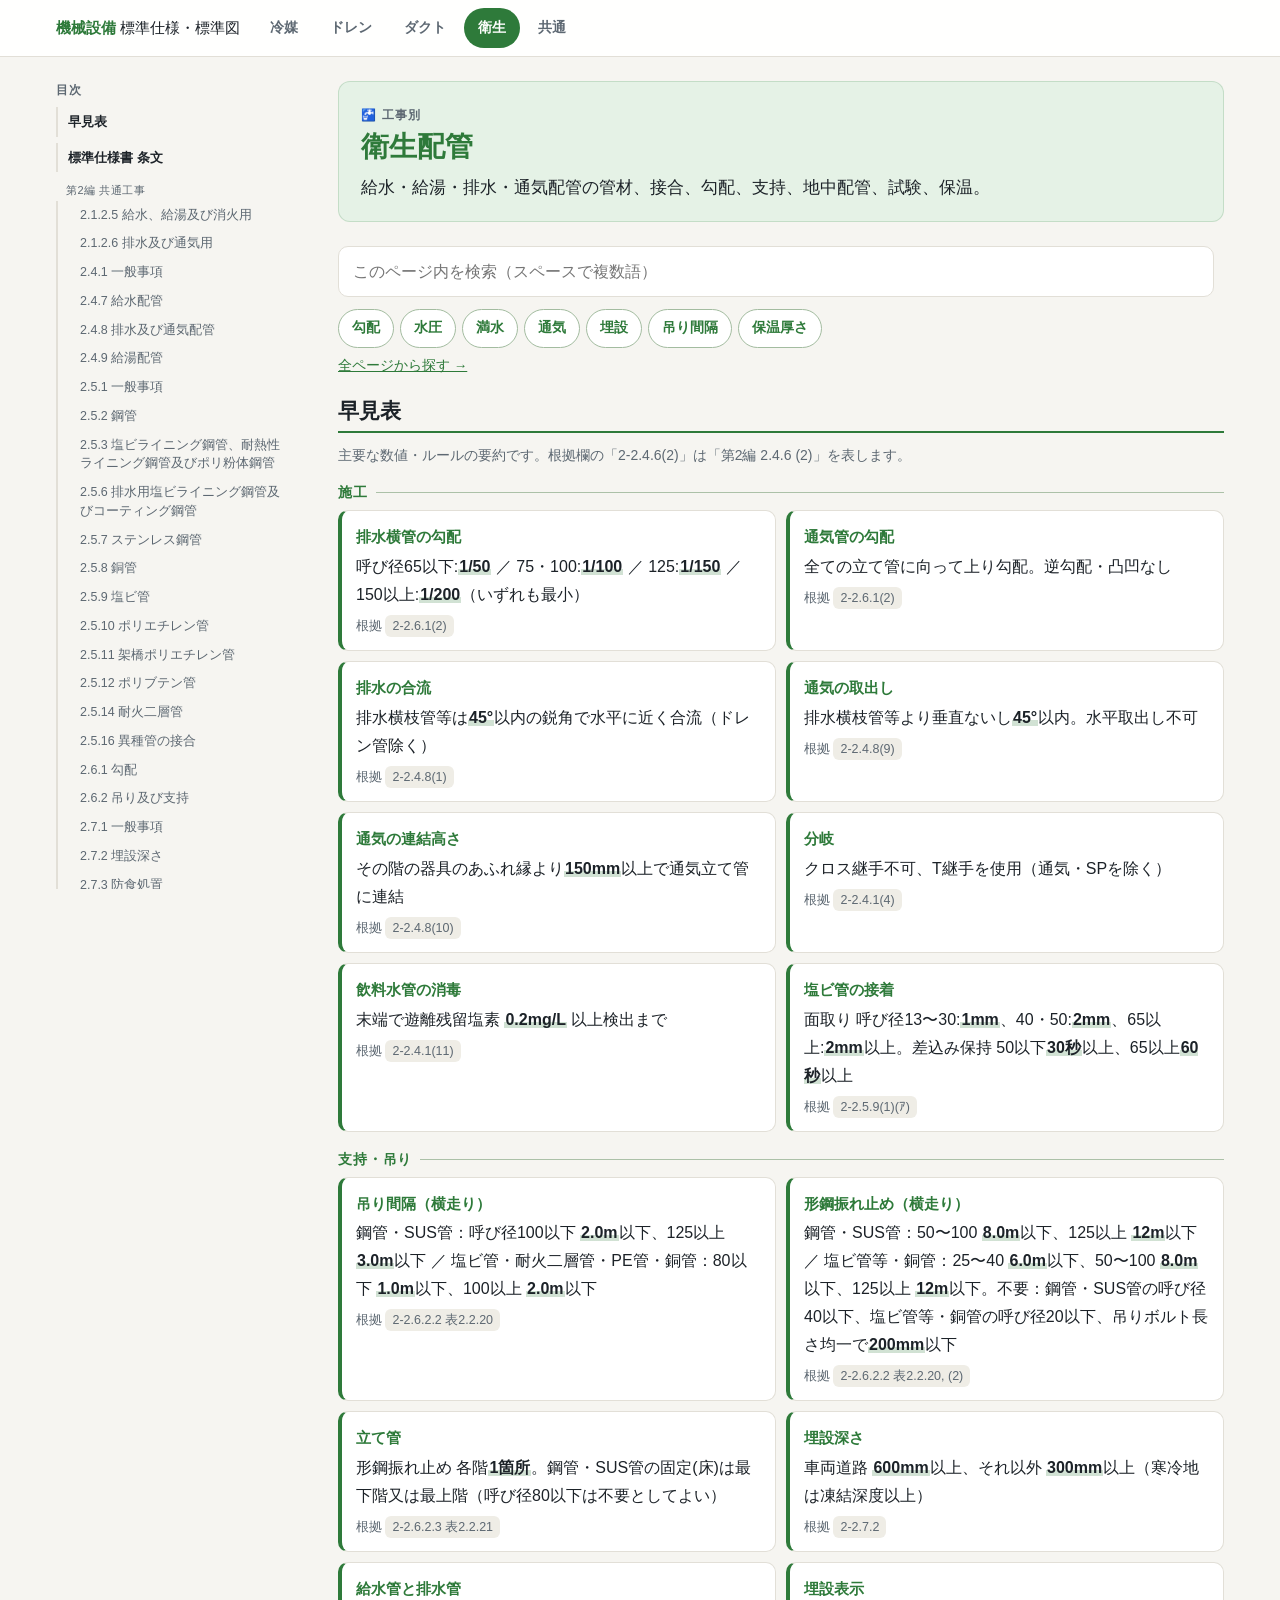
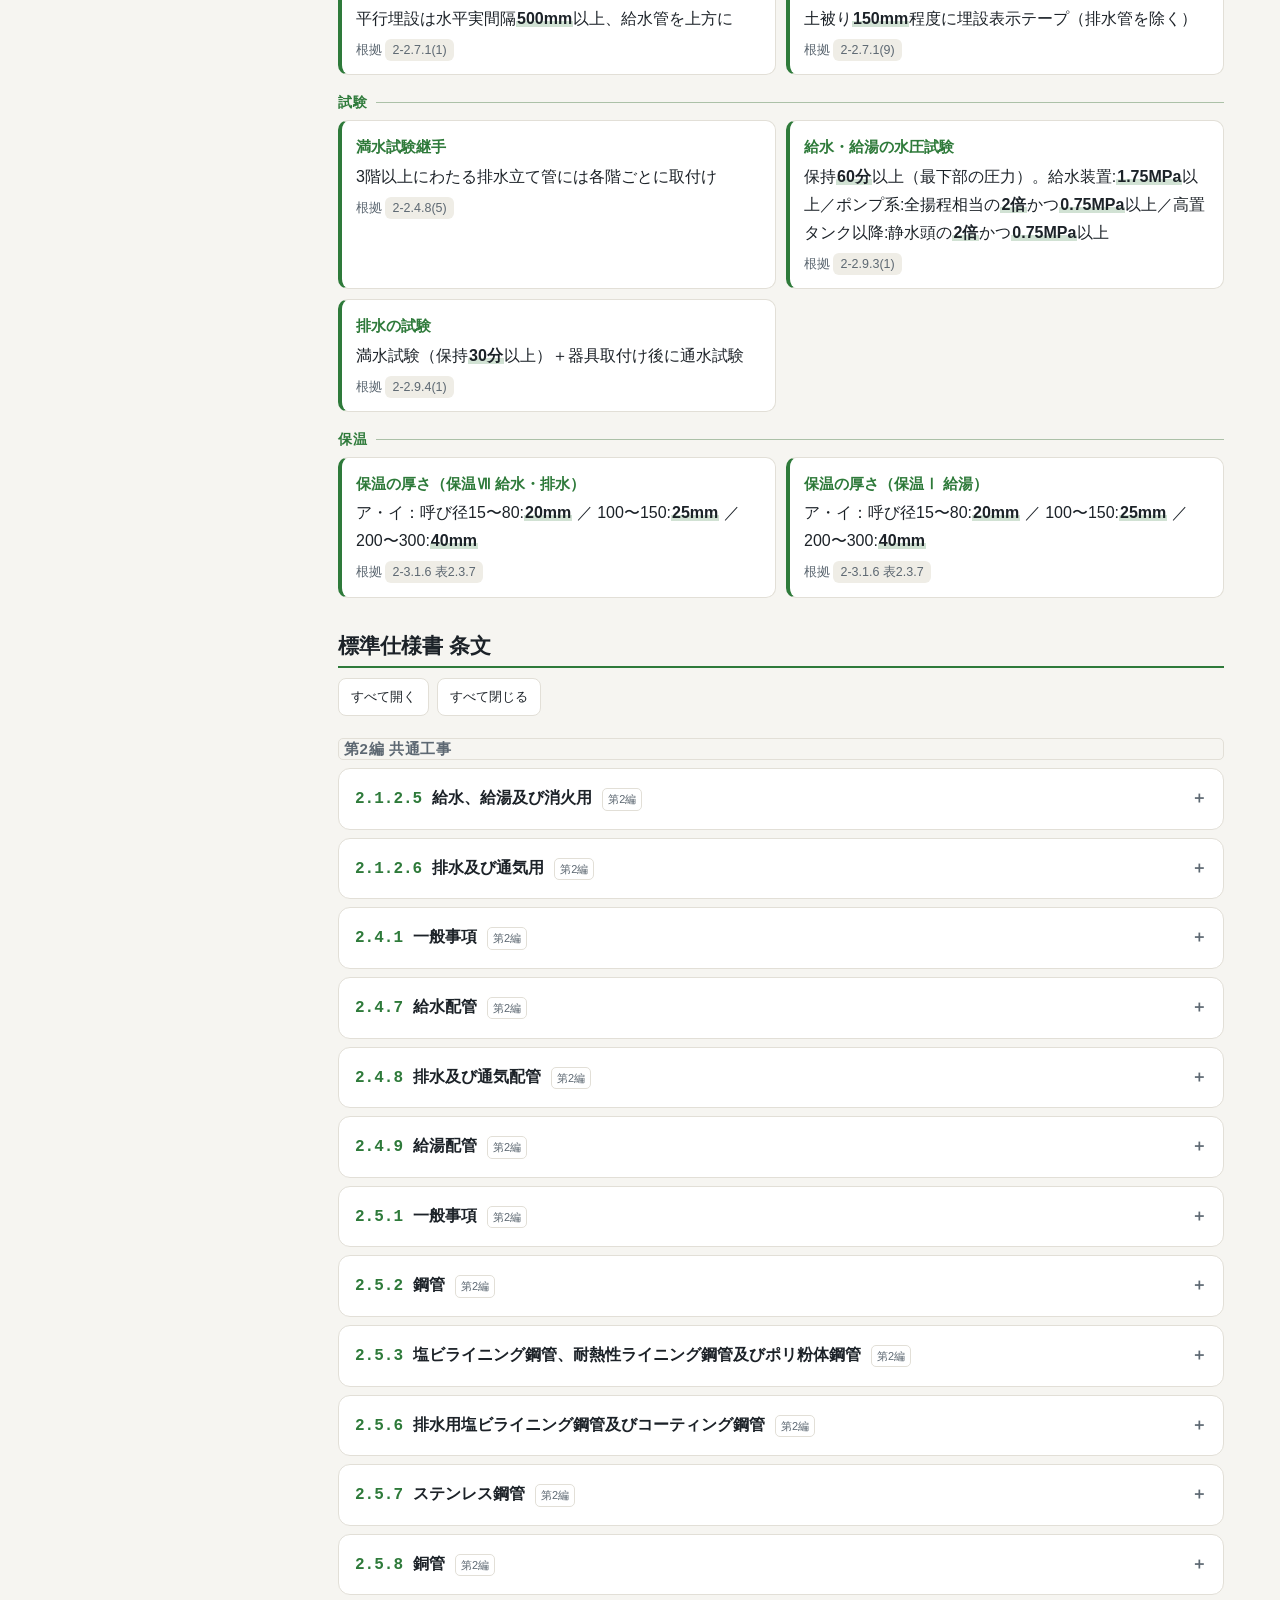
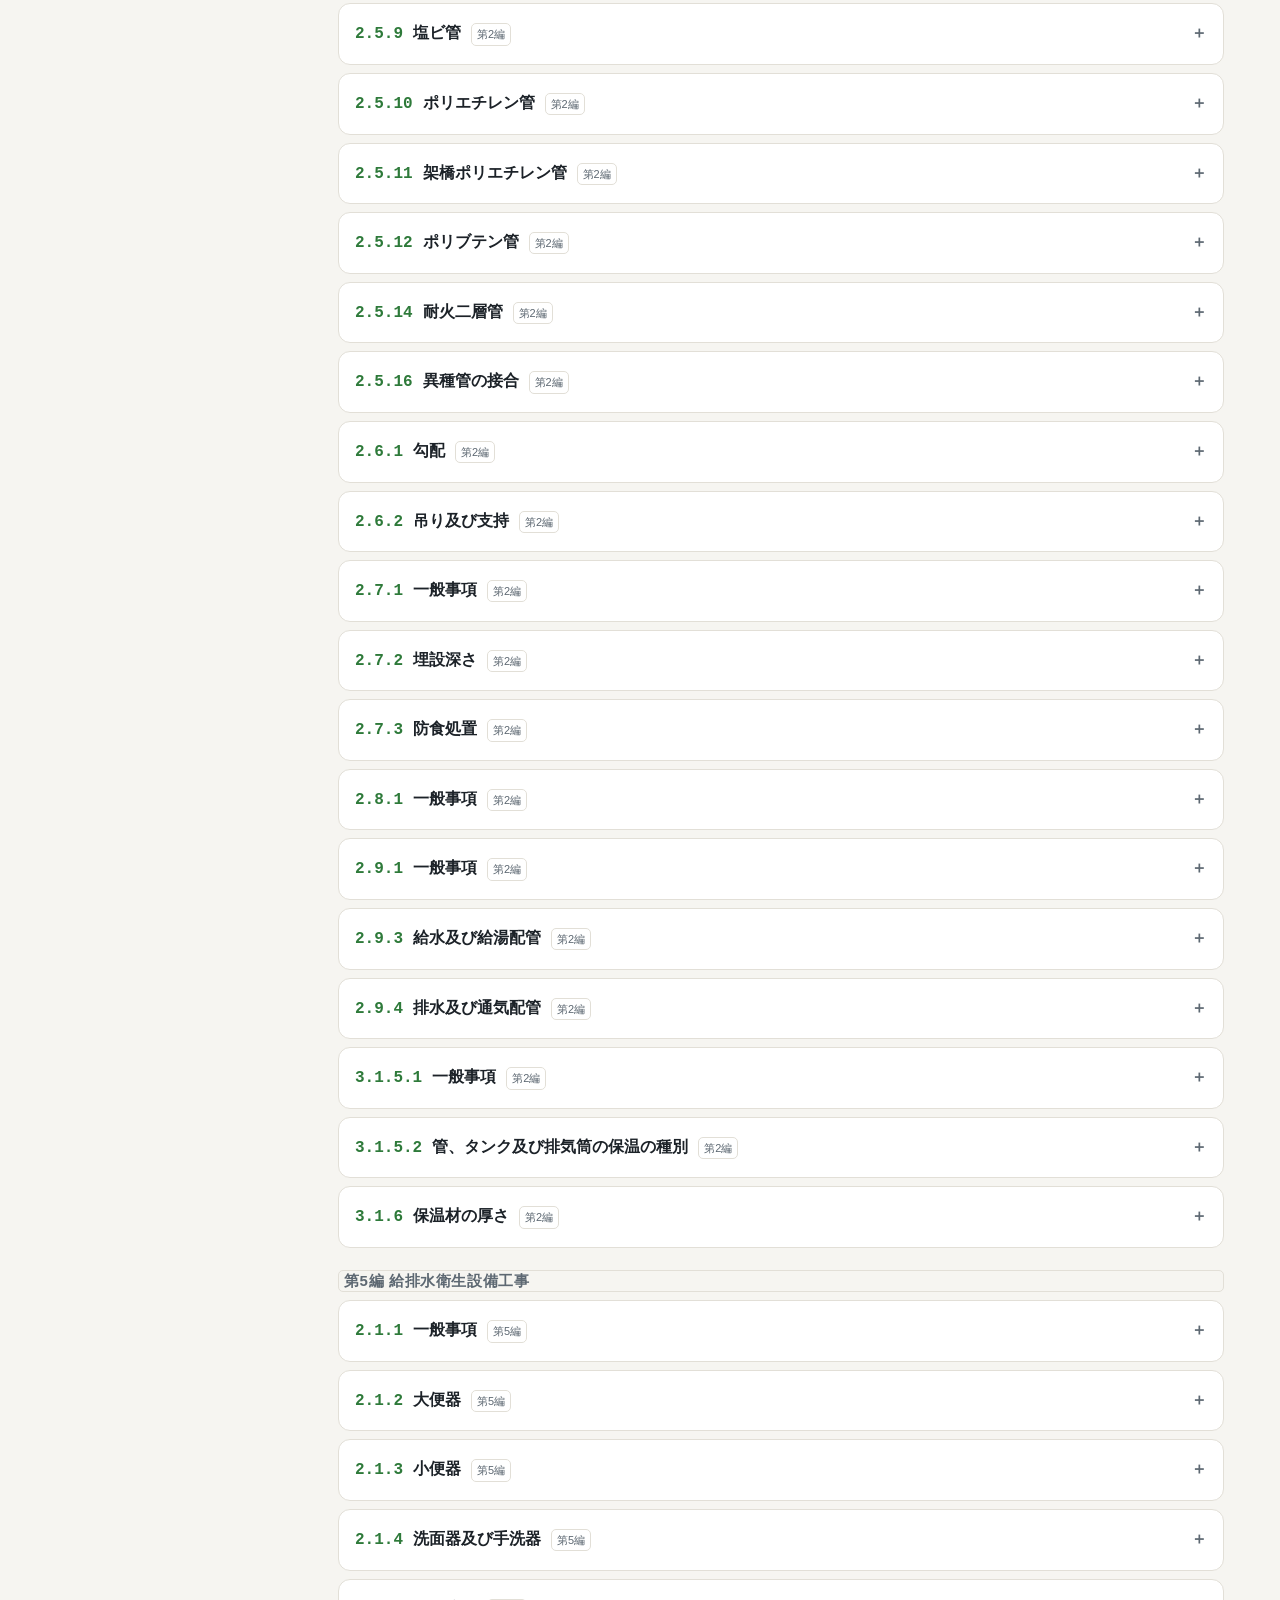
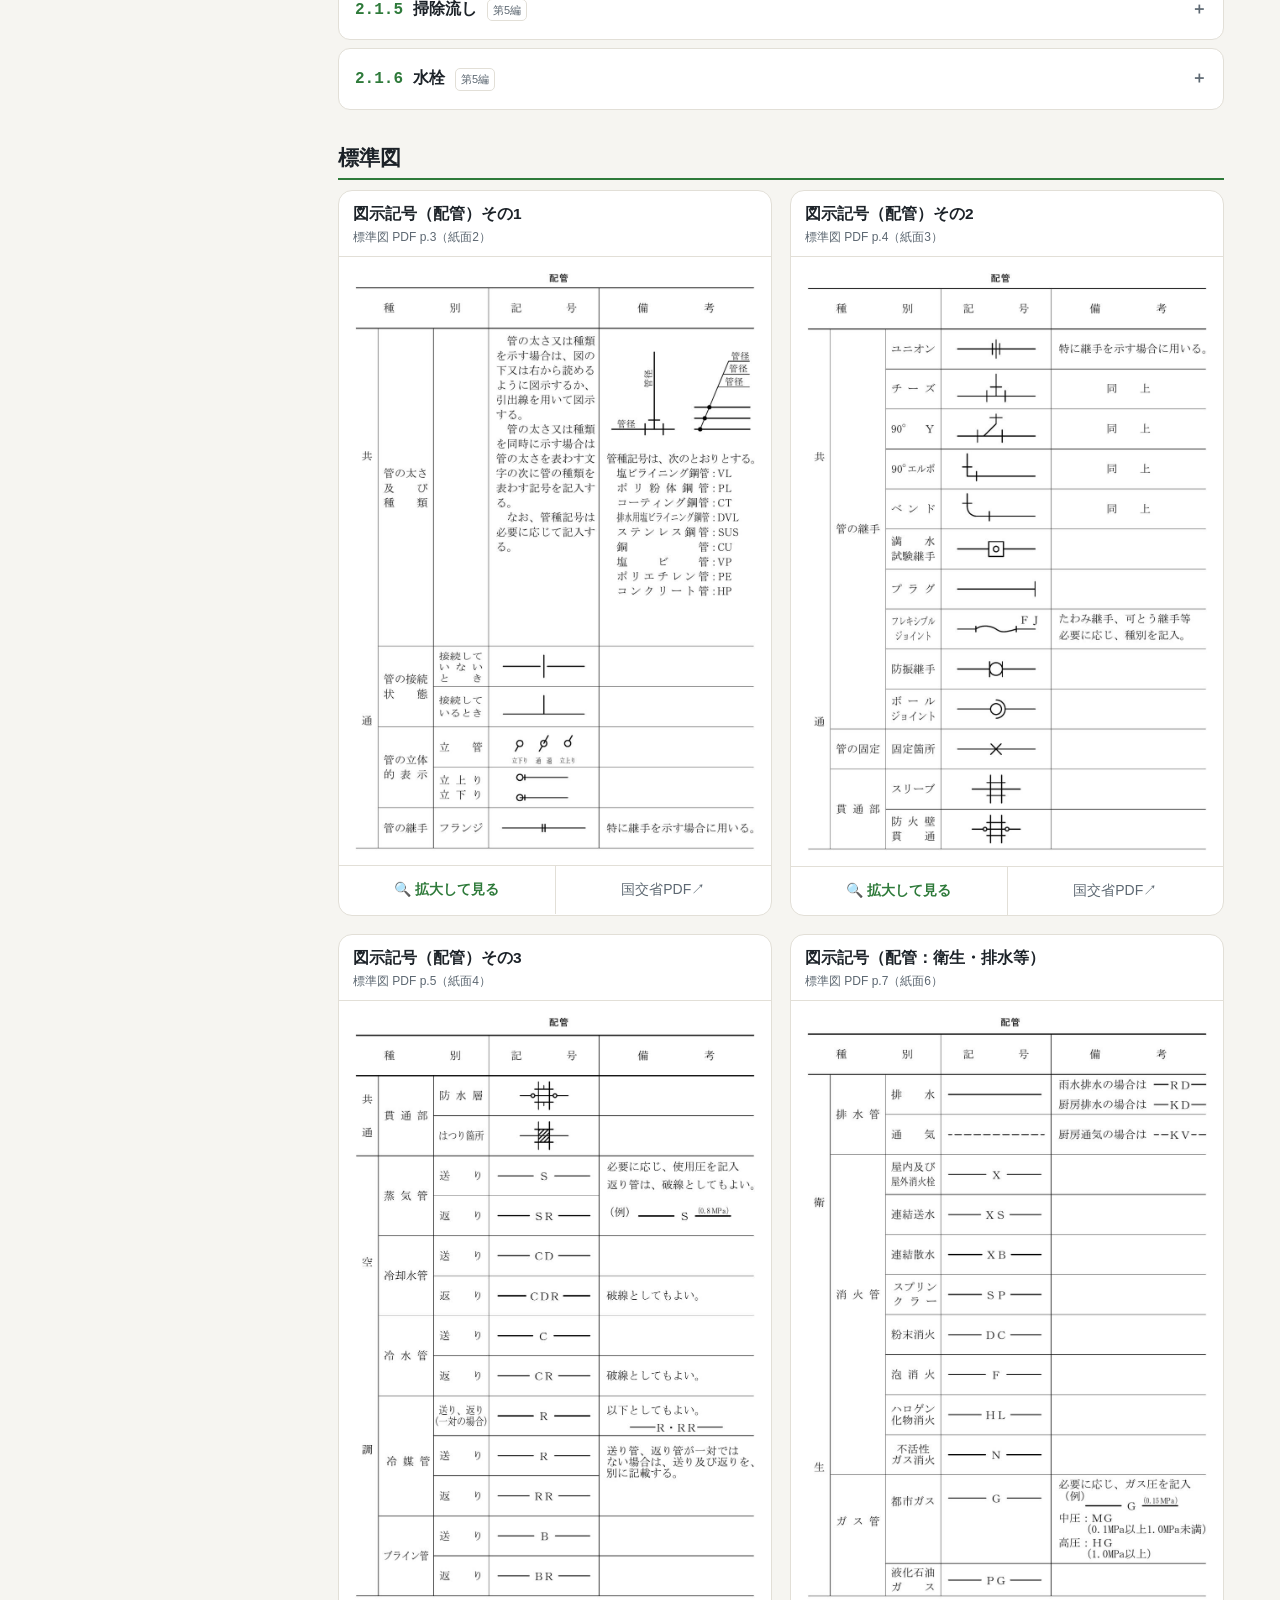
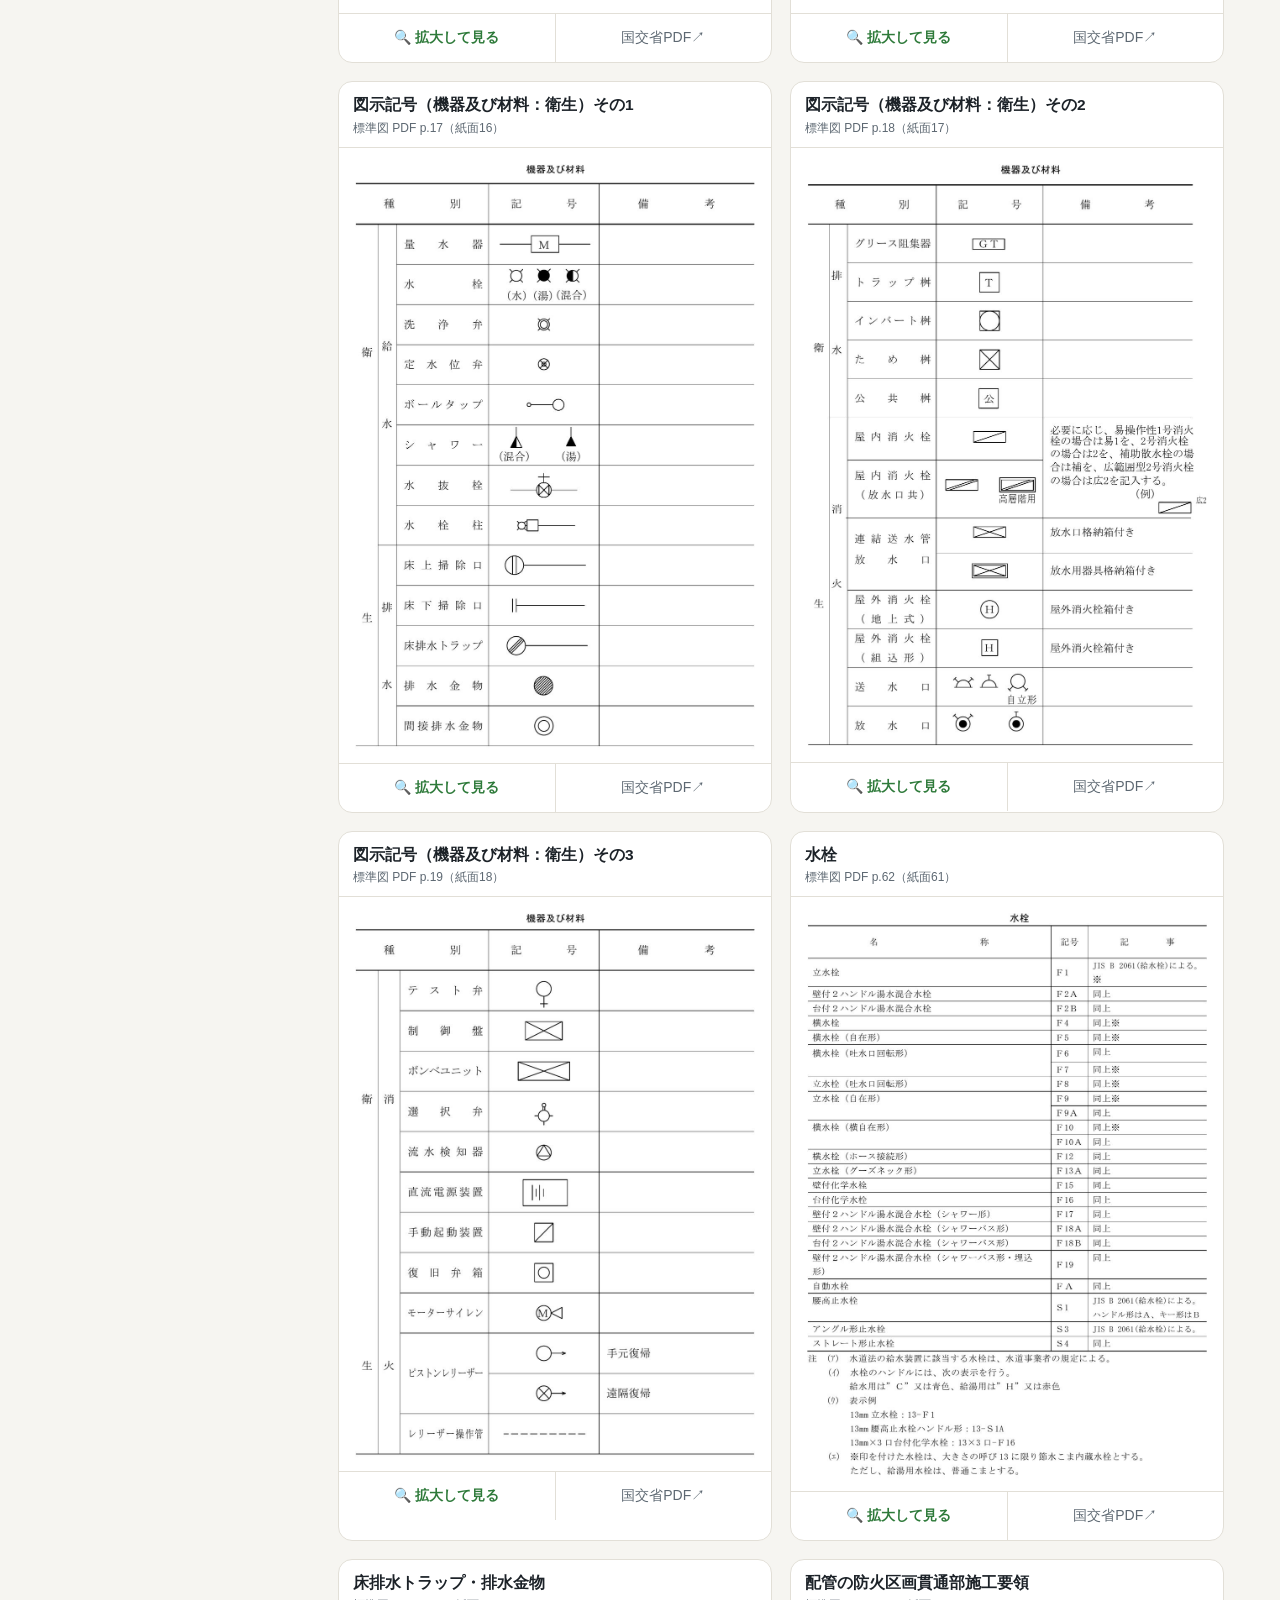
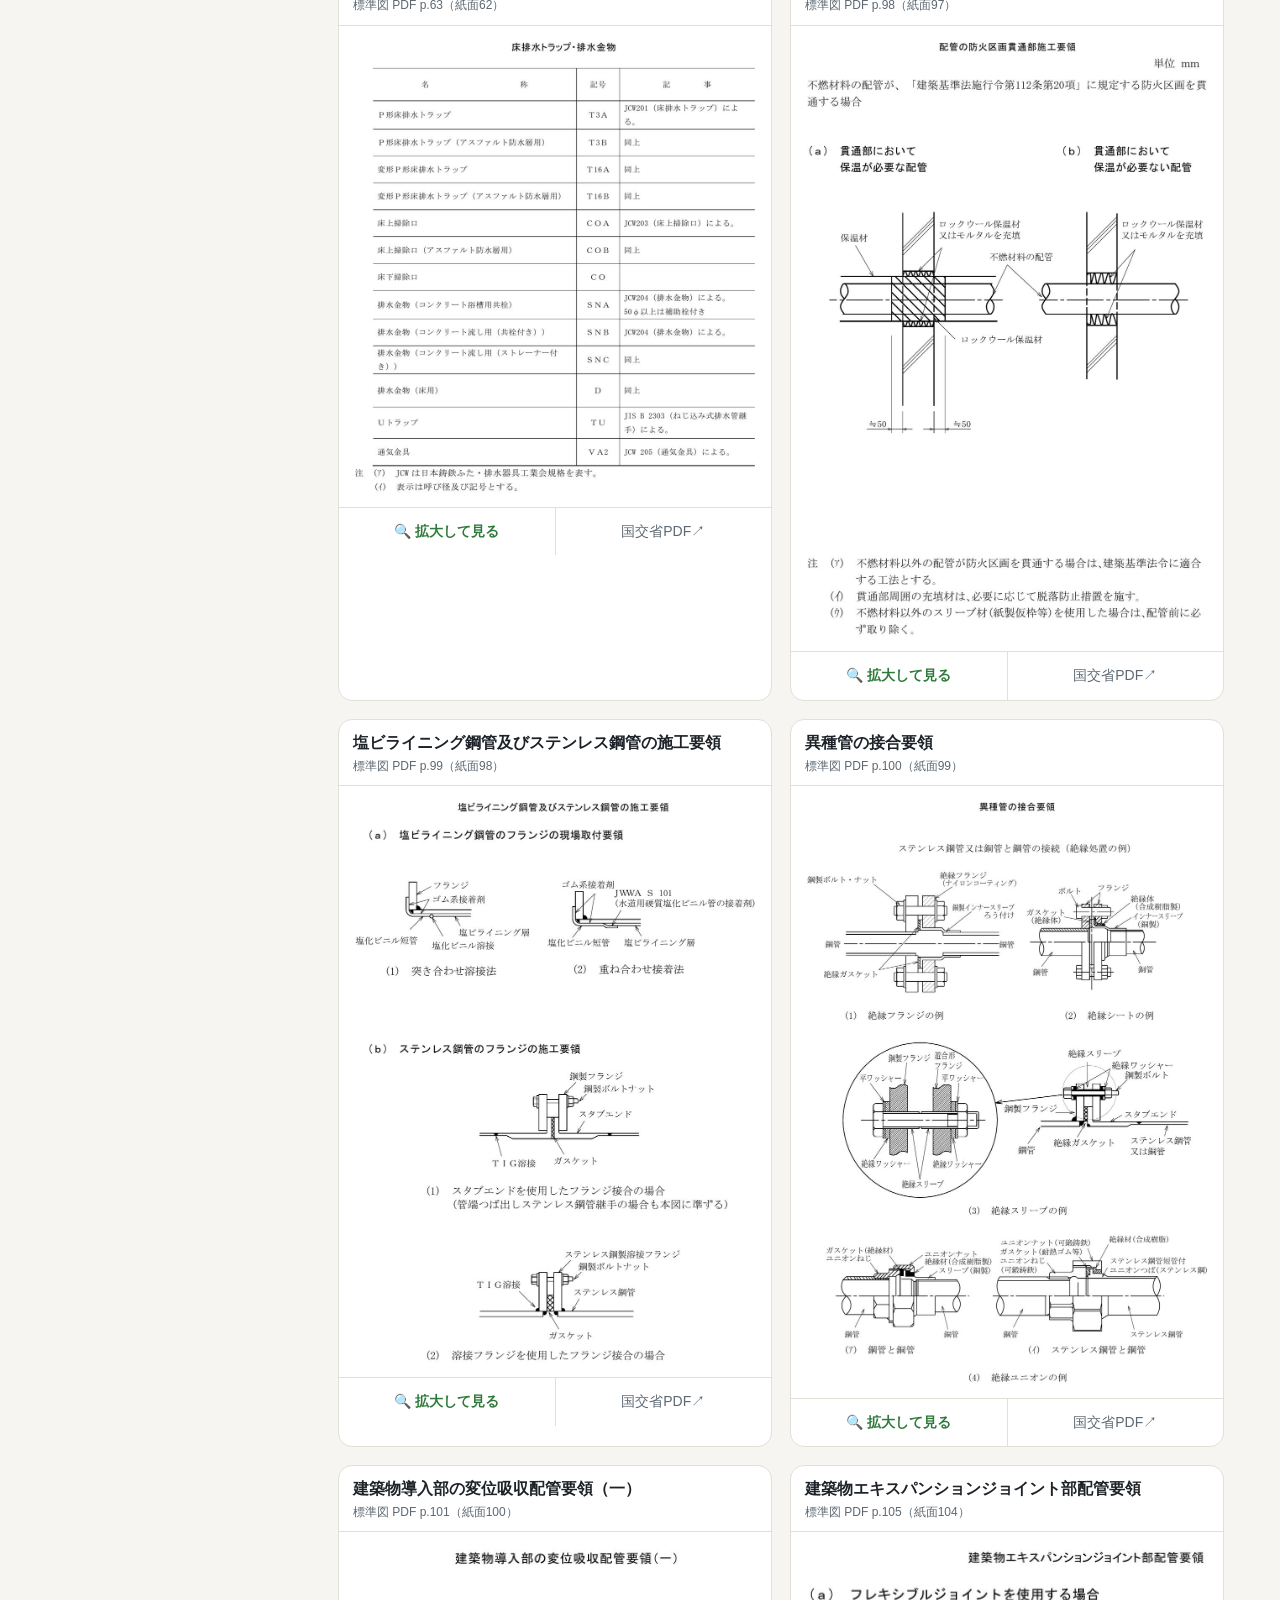
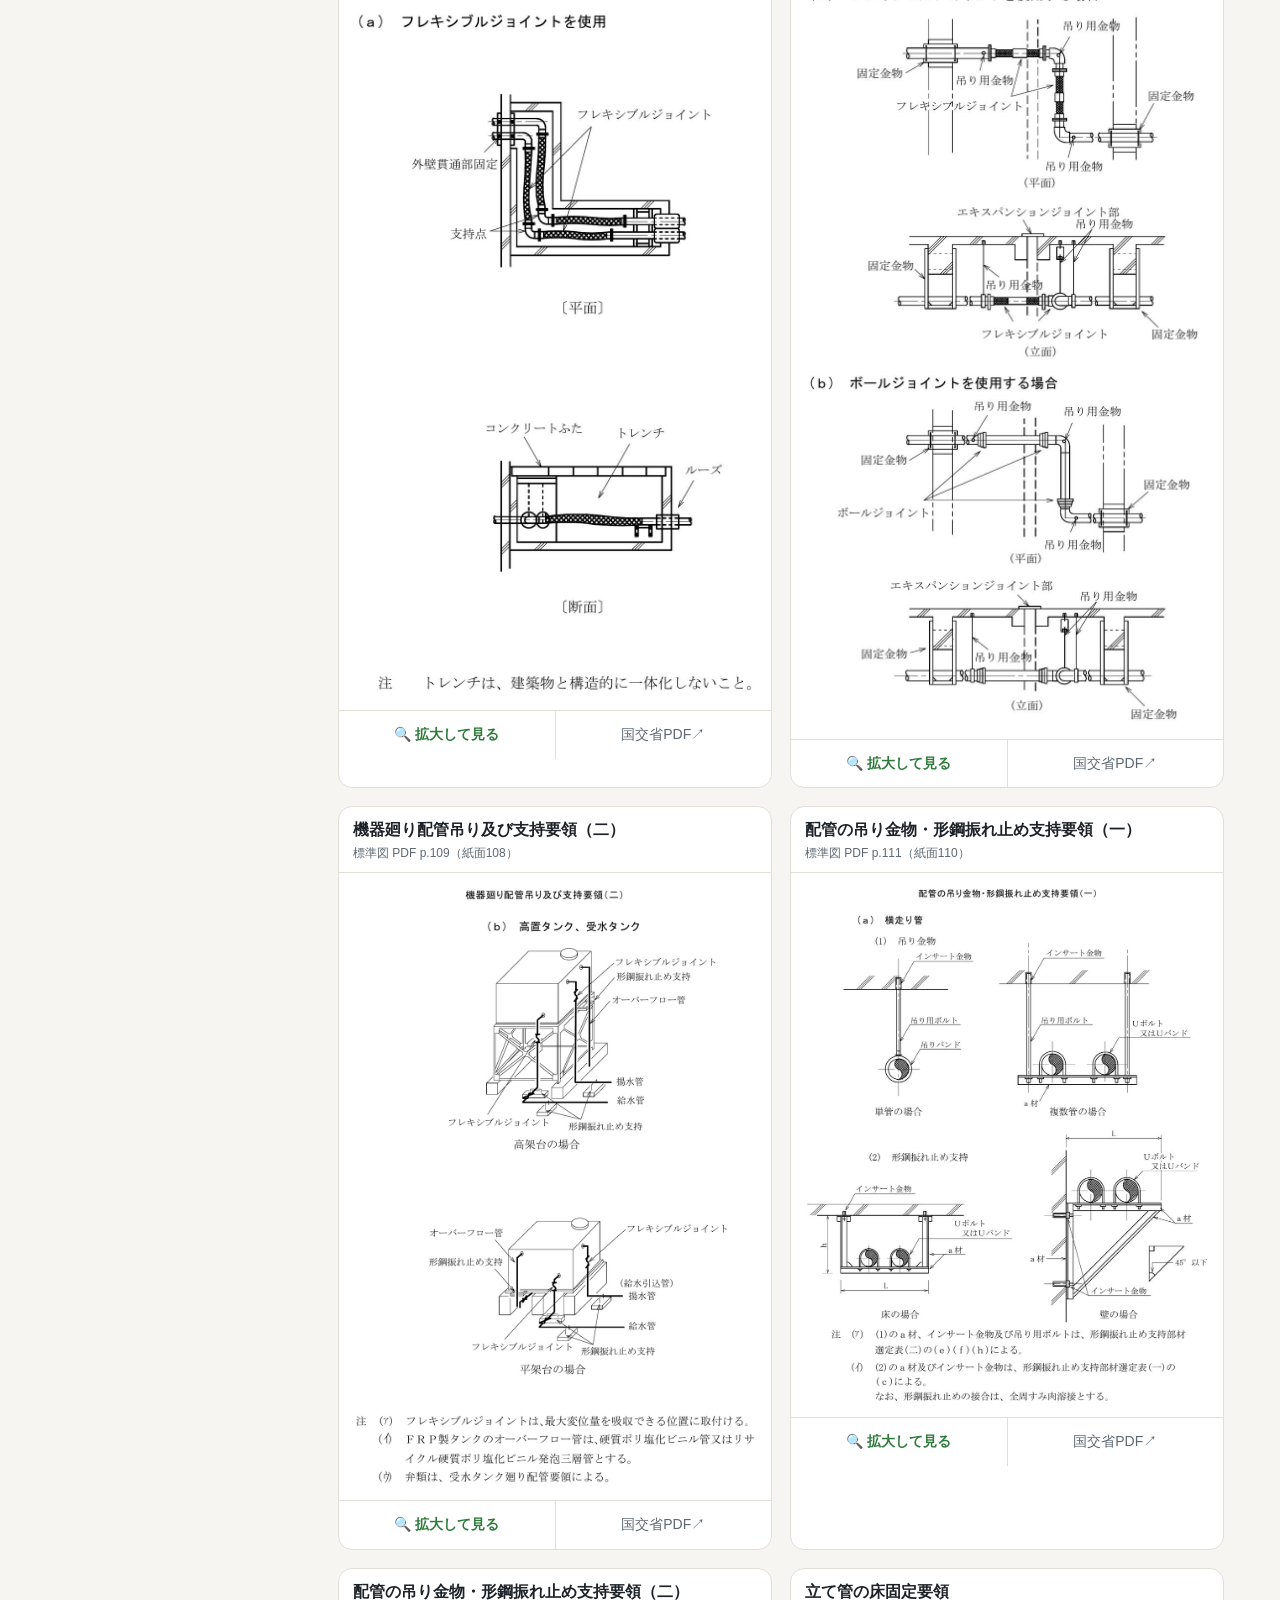
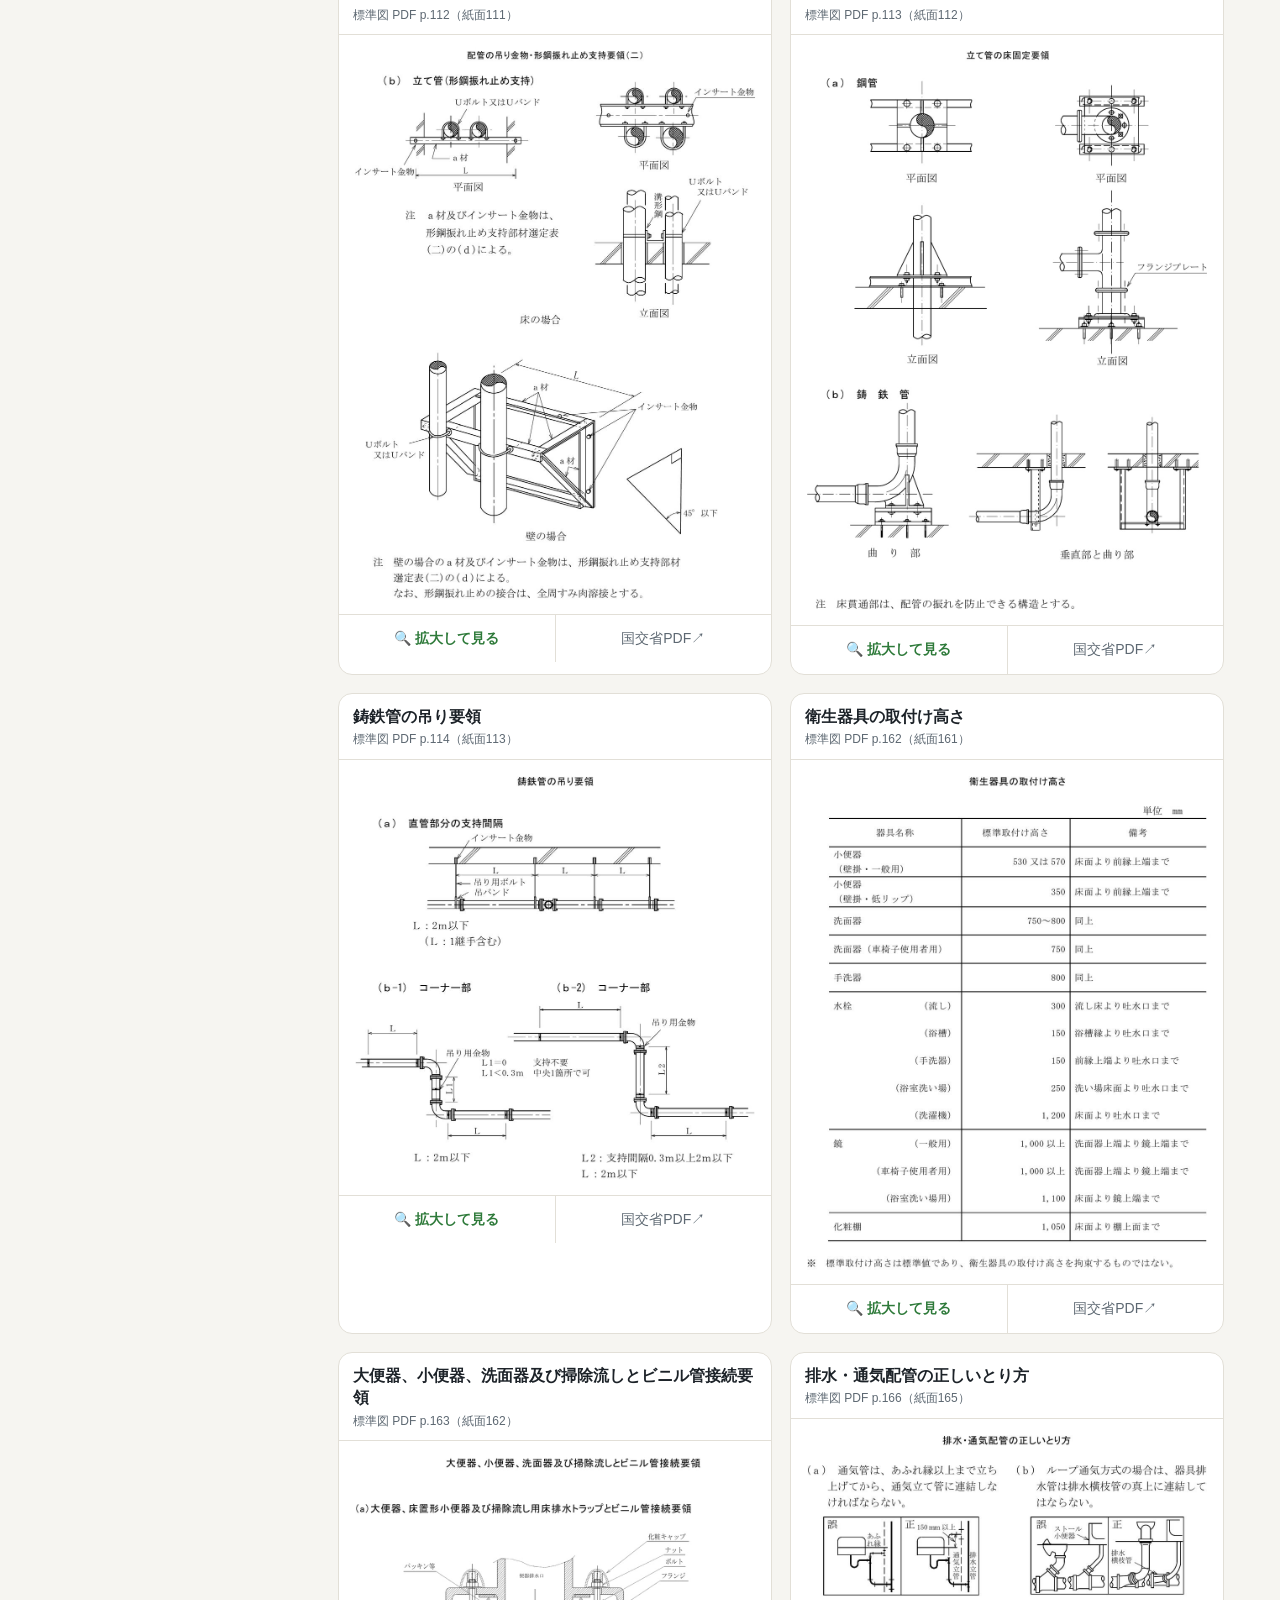
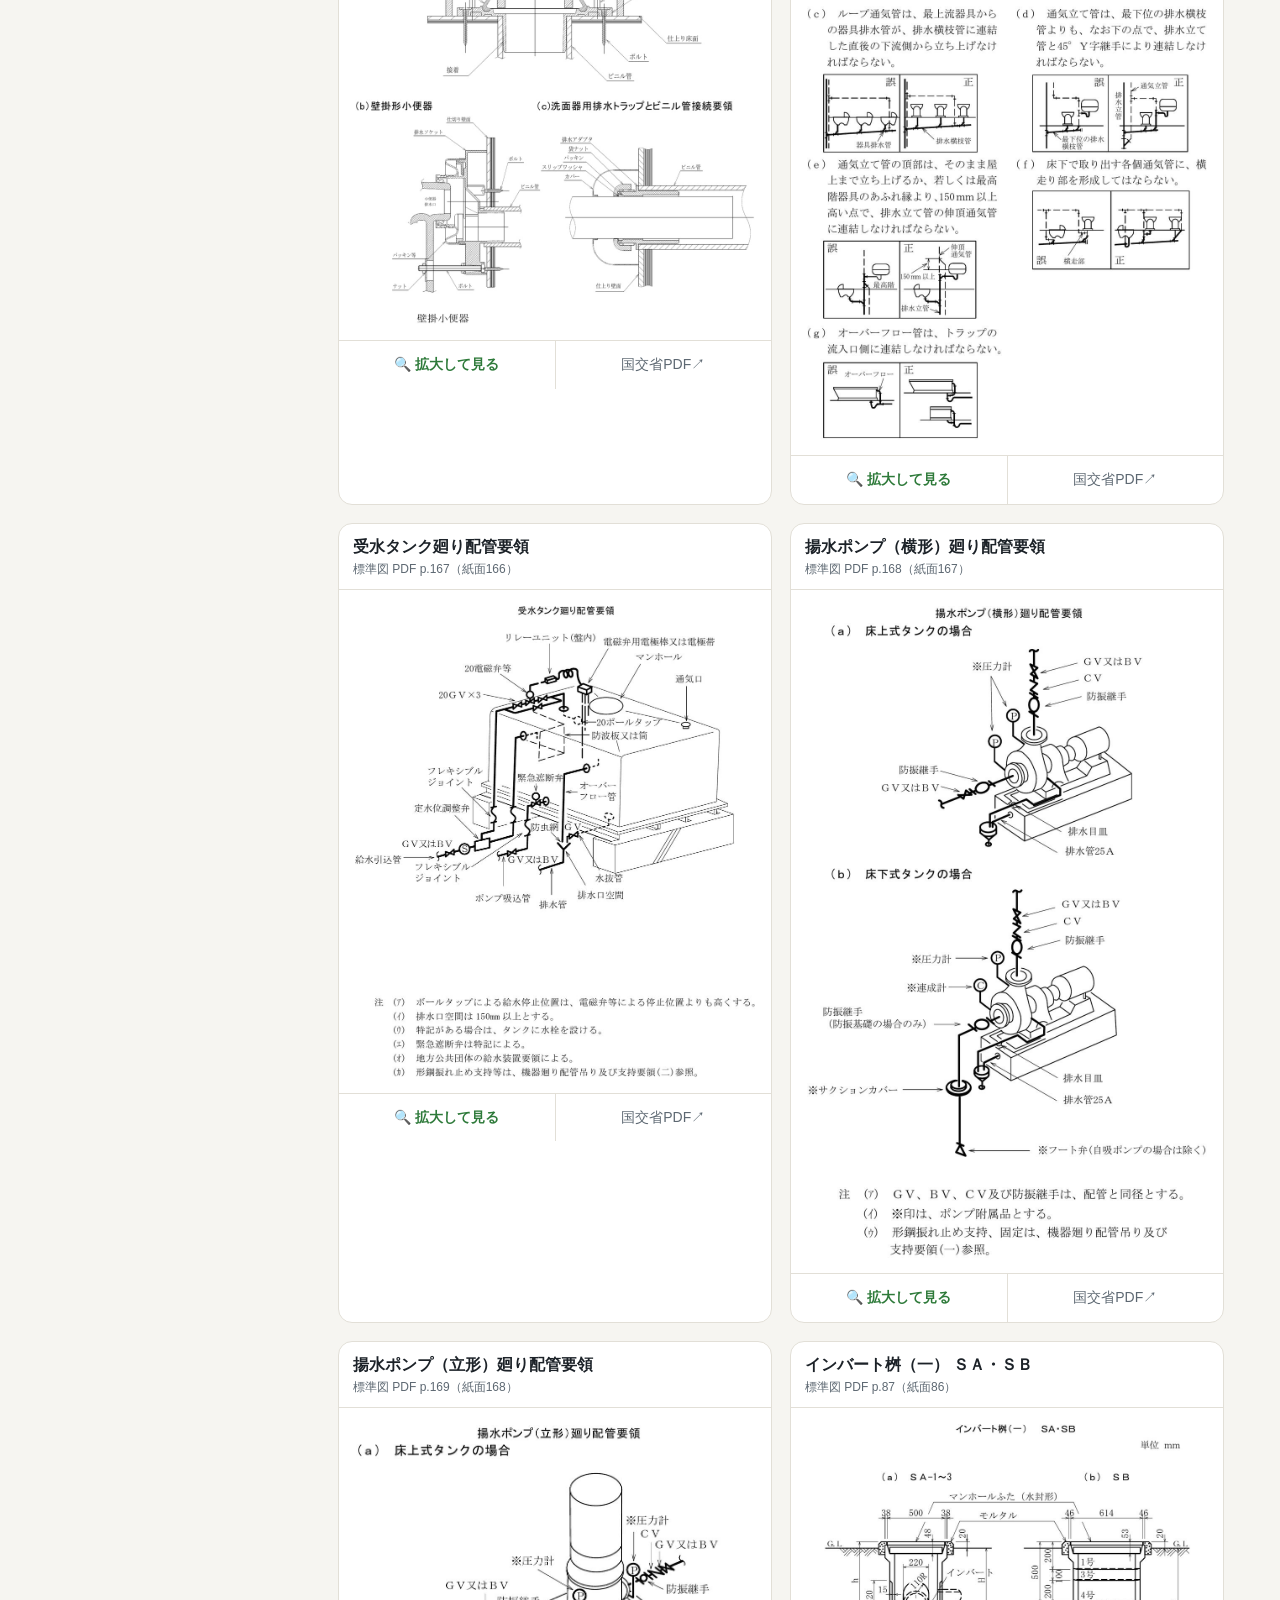
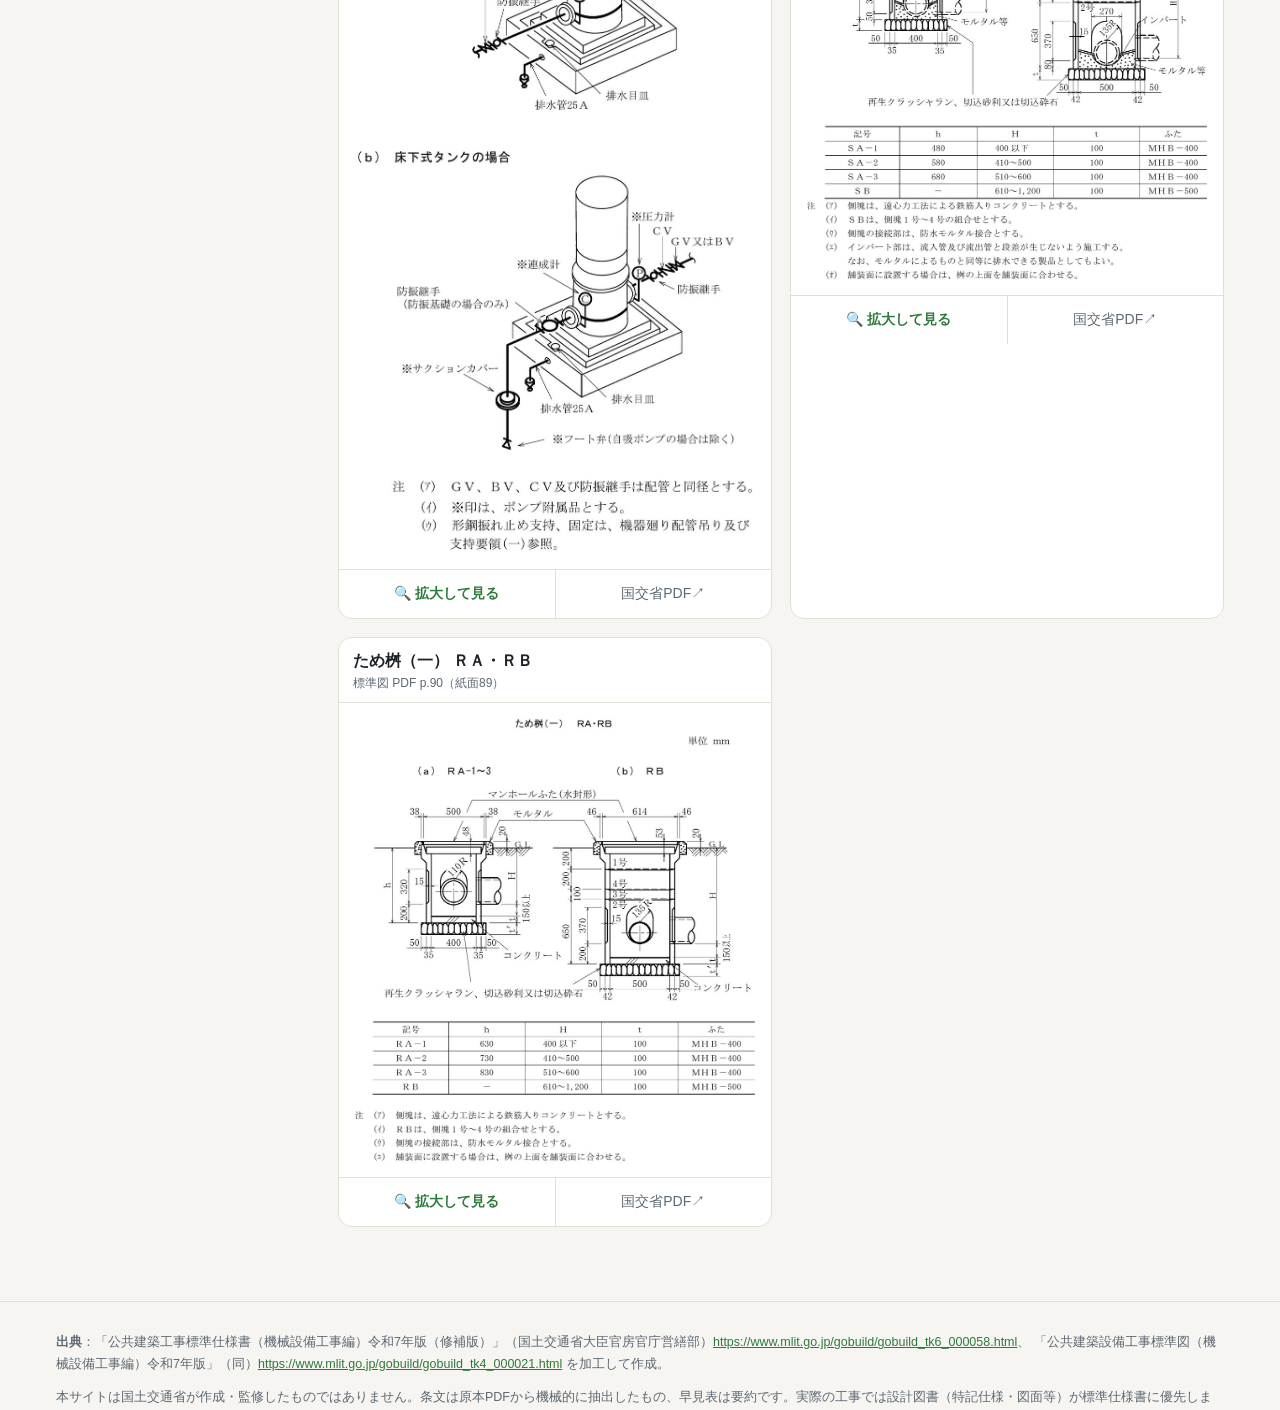
<file: eisei.html>
<!doctype html>
<html lang="ja"><head><meta charset="utf-8">
<meta name="viewport" content="width=device-width,initial-scale=1">
<title>衛生配管｜国交省 機械設備 標準仕様書・標準図 工事別まとめ</title>
<meta name="description" content="衛生配管：国交省標準仕様書・標準図（機械設備工事編 令和7年版）の該当条文・早見表・標準図">
<link rel="stylesheet" href="style.css">
</head><body data-work="eisei">
<header class="top"><div class="wrap">
<a class="brand" href="index.html"><b>機械設備</b> 標準仕様・標準図</a>
<nav class="tabs"><a href="reibai.html" class="">冷媒</a><a href="drain.html" class="">ドレン</a><a href="duct.html" class="">ダクト</a><a href="eisei.html" class="on">衛生</a><a href="kyotsu.html" class="">共通</a></nav>
</div></header>
<main class="wrap layout">
<aside class="toc"><div class="tocin"><p class="toch">目次</p><a href="#quick" class="">早見表</a><a href="#spec" class="">標準仕様書 条文</a><span class="tochen">第2編 共通工事</span><a href="#c2-2_1_2_5" class="sub">2.1.2.5 給水、給湯及び消火用</a><a href="#c2-2_1_2_6" class="sub">2.1.2.6 排水及び通気用</a><a href="#c2-2_4_1" class="sub">2.4.1 一般事項</a><a href="#c2-2_4_7" class="sub">2.4.7 給水配管</a><a href="#c2-2_4_8" class="sub">2.4.8 排水及び通気配管</a><a href="#c2-2_4_9" class="sub">2.4.9 給湯配管</a><a href="#c2-2_5_1" class="sub">2.5.1 一般事項</a><a href="#c2-2_5_2" class="sub">2.5.2 鋼管</a><a href="#c2-2_5_3" class="sub">2.5.3 塩ビライニング鋼管、耐熱性ライニング鋼管及びポリ粉体鋼管</a><a href="#c2-2_5_6" class="sub">2.5.6 排水用塩ビライニング鋼管及びコーティング鋼管</a><a href="#c2-2_5_7" class="sub">2.5.7 ステンレス鋼管</a><a href="#c2-2_5_8" class="sub">2.5.8 銅管</a><a href="#c2-2_5_9" class="sub">2.5.9 塩ビ管</a><a href="#c2-2_5_10" class="sub">2.5.10 ポリエチレン管</a><a href="#c2-2_5_11" class="sub">2.5.11 架橋ポリエチレン管</a><a href="#c2-2_5_12" class="sub">2.5.12 ポリブテン管</a><a href="#c2-2_5_14" class="sub">2.5.14 耐火二層管</a><a href="#c2-2_5_16" class="sub">2.5.16 異種管の接合</a><a href="#c2-2_6_1" class="sub">2.6.1 勾配</a><a href="#c2-2_6_2" class="sub">2.6.2 吊り及び支持</a><a href="#c2-2_7_1" class="sub">2.7.1 一般事項</a><a href="#c2-2_7_2" class="sub">2.7.2 埋設深さ</a><a href="#c2-2_7_3" class="sub">2.7.3 防食処置</a><a href="#c2-2_8_1" class="sub">2.8.1 一般事項</a><a href="#c2-2_9_1" class="sub">2.9.1 一般事項</a><a href="#c2-2_9_3" class="sub">2.9.3 給水及び給湯配管</a><a href="#c2-2_9_4" class="sub">2.9.4 排水及び通気配管</a><a href="#c2-3_1_5_1" class="sub">3.1.5.1 一般事項</a><a href="#c2-3_1_5_2" class="sub">3.1.5.2 管、タンク及び排気筒の保温の種別</a><a href="#c2-3_1_6" class="sub">3.1.6 保温材の厚さ</a><span class="tochen">第5編 給排水衛生設備工事</span><a href="#c5-2_1_1" class="sub">2.1.1 一般事項</a><a href="#c5-2_1_2" class="sub">2.1.2 大便器</a><a href="#c5-2_1_3" class="sub">2.1.3 小便器</a><a href="#c5-2_1_4" class="sub">2.1.4 洗面器及び手洗器</a><a href="#c5-2_1_5" class="sub">2.1.5 掃除流し</a><a href="#c5-2_1_6" class="sub">2.1.6 水栓</a><a href="#zu" class="">標準図</a></div></aside>
<div class="content">
<div class="hero h-eisei"><p class="kicker">🚰 工事別</p><h1>衛生配管</h1><p>給水・給湯・排水・通気配管の管材、接合、勾配、支持、地中配管、試験、保温。</p></div>
<div class="search"><input id="q" type="search" placeholder="このページ内を検索（スペースで複数語）" autocomplete="off"><span id="qn"></span></div>
<div class="chips"><button type="button" class="chip" data-q="勾配">勾配</button><button type="button" class="chip" data-q="水圧">水圧</button><button type="button" class="chip" data-q="満水">満水</button><button type="button" class="chip" data-q="通気">通気</button><button type="button" class="chip" data-q="埋設">埋設</button><button type="button" class="chip" data-q="吊り 間隔">吊り間隔</button><button type="button" class="chip" data-q="保温 厚さ">保温厚さ</button></div>
<p class="allsearch"><a href="index.html#find">全ページから探す →</a></p>
<nav class="jump"><a href="#quick">早見表</a><a href="#spec">標準仕様書 条文</a><a href="#zu">標準図</a></nav>
<section id="quick"><h2>早見表</h2><p class="note">主要な数値・ルールの要約です。根拠欄の「2-2.4.6(2)」は「第2編 2.4.6 (2)」を表します。</p><div class="qcat"><h3>施工</h3><div class="qlist"><div class="q" id="q-eisei-0"><div class="qk">排水横管の勾配</div><div class="qv">呼び径65以下:<strong>1/50</strong> ／ 75・100:<strong>1/100</strong> ／ 125:<strong>1/150</strong> ／ 150以上:<strong>1/200</strong>（いずれも最小）</div><div class="qr">根拠 <span class="ref">2-2.6.1(2)</span></div></div><div class="q" id="q-eisei-1"><div class="qk">通気管の勾配</div><div class="qv">全ての立て管に向って上り勾配。逆勾配・凸凹なし</div><div class="qr">根拠 <span class="ref">2-2.6.1(2)</span></div></div><div class="q" id="q-eisei-2"><div class="qk">排水の合流</div><div class="qv">排水横枝管等は<strong>45°</strong>以内の鋭角で水平に近く合流（ドレン管除く）</div><div class="qr">根拠 <span class="ref">2-2.4.8(1)</span></div></div><div class="q" id="q-eisei-3"><div class="qk">通気の取出し</div><div class="qv">排水横枝管等より垂直ないし<strong>45°</strong>以内。水平取出し不可</div><div class="qr">根拠 <span class="ref">2-2.4.8(9)</span></div></div><div class="q" id="q-eisei-4"><div class="qk">通気の連結高さ</div><div class="qv">その階の器具のあふれ縁より<strong>150mm</strong>以上で通気立て管に連結</div><div class="qr">根拠 <span class="ref">2-2.4.8(10)</span></div></div><div class="q" id="q-eisei-6"><div class="qk">分岐</div><div class="qv">クロス継手不可、T継手を使用（通気・SPを除く）</div><div class="qr">根拠 <span class="ref">2-2.4.1(4)</span></div></div><div class="q" id="q-eisei-7"><div class="qk">飲料水管の消毒</div><div class="qv">末端で遊離残留塩素 <strong>0.2mg/L</strong> 以上検出まで</div><div class="qr">根拠 <span class="ref">2-2.4.1(11)</span></div></div><div class="q" id="q-eisei-16"><div class="qk">塩ビ管の接着</div><div class="qv">面取り 呼び径13〜30:<strong>1mm</strong>、40・50:<strong>2mm</strong>、65以上:<strong>2mm</strong>以上。差込み保持 50以下<strong>30秒</strong>以上、65以上<strong>60秒</strong>以上</div><div class="qr">根拠 <span class="ref">2-2.5.9(1)(ｱ)</span></div></div></div></div><div class="qcat"><h3>支持・吊り</h3><div class="qlist"><div class="q" id="q-eisei-10"><div class="qk">吊り間隔（横走り）</div><div class="qv">鋼管・SUS管：呼び径100以下 <strong>2.0m</strong>以下、125以上 <strong>3.0m</strong>以下 ／ 塩ビ管・耐火二層管・PE管・銅管：80以下 <strong>1.0m</strong>以下、100以上 <strong>2.0m</strong>以下</div><div class="qr">根拠 <span class="ref">2-2.6.2.2 表2.2.20</span></div></div><div class="q" id="q-eisei-11"><div class="qk">形鋼振れ止め（横走り）</div><div class="qv">鋼管・SUS管：50〜100 <strong>8.0m</strong>以下、125以上 <strong>12m</strong>以下 ／ 塩ビ管等・銅管：25〜40 <strong>6.0m</strong>以下、50〜100 <strong>8.0m</strong>以下、125以上 <strong>12m</strong>以下。不要：鋼管・SUS管の呼び径40以下、塩ビ管等・銅管の呼び径20以下、吊りボルト長さ均一で<strong>200mm</strong>以下</div><div class="qr">根拠 <span class="ref">2-2.6.2.2 表2.2.20, (2)</span></div></div><div class="q" id="q-eisei-12"><div class="qk">立て管</div><div class="qv">形鋼振れ止め 各階<strong>1箇所</strong>。鋼管・SUS管の固定(床)は最下階又は最上階（呼び径80以下は不要としてよい）</div><div class="qr">根拠 <span class="ref">2-2.6.2.3 表2.2.21</span></div></div><div class="q" id="q-eisei-13"><div class="qk">埋設深さ</div><div class="qv">車両道路 <strong>600mm</strong>以上、それ以外 <strong>300mm</strong>以上（寒冷地は凍結深度以上）</div><div class="qr">根拠 <span class="ref">2-2.7.2</span></div></div><div class="q" id="q-eisei-14"><div class="qk">給水管と排水管</div><div class="qv">平行埋設は水平実間隔<strong>500mm</strong>以上、給水管を上方に</div><div class="qr">根拠 <span class="ref">2-2.7.1(1)</span></div></div><div class="q" id="q-eisei-15"><div class="qk">埋設表示</div><div class="qv">土被り<strong>150mm</strong>程度に埋設表示テープ（排水管を除く）</div><div class="qr">根拠 <span class="ref">2-2.7.1(9)</span></div></div></div></div><div class="qcat"><h3>試験</h3><div class="qlist"><div class="q" id="q-eisei-5"><div class="qk">満水試験継手</div><div class="qv">3階以上にわたる排水立て管には各階ごとに取付け</div><div class="qr">根拠 <span class="ref">2-2.4.8(5)</span></div></div><div class="q" id="q-eisei-8"><div class="qk">給水・給湯の水圧試験</div><div class="qv">保持<strong>60分</strong>以上（最下部の圧力）。給水装置:<strong>1.75MPa</strong>以上／ポンプ系:全揚程相当の<strong>2倍</strong>かつ<strong>0.75MPa</strong>以上／高置タンク以降:静水頭の<strong>2倍</strong>かつ<strong>0.75MPa</strong>以上</div><div class="qr">根拠 <span class="ref">2-2.9.3(1)</span></div></div><div class="q" id="q-eisei-9"><div class="qk">排水の試験</div><div class="qv">満水試験（保持<strong>30分</strong>以上）＋器具取付け後に通水試験</div><div class="qr">根拠 <span class="ref">2-2.9.4(1)</span></div></div></div></div><div class="qcat"><h3>保温</h3><div class="qlist"><div class="q" id="q-eisei-17"><div class="qk">保温の厚さ（保温Ⅶ 給水・排水）</div><div class="qv">ア・イ：呼び径15〜80:<strong>20mm</strong> ／ 100〜150:<strong>25mm</strong> ／ 200〜300:<strong>40mm</strong></div><div class="qr">根拠 <span class="ref">2-3.1.6 表2.3.7</span></div></div><div class="q" id="q-eisei-18"><div class="qk">保温の厚さ（保温Ⅰ 給湯）</div><div class="qv">ア・イ：呼び径15〜80:<strong>20mm</strong> ／ 100〜150:<strong>25mm</strong> ／ 200〜300:<strong>40mm</strong></div><div class="qr">根拠 <span class="ref">2-3.1.6 表2.3.7</span></div></div></div></div></section><section id="spec"><h2>標準仕様書 条文</h2><div class="tools"><button type="button" data-act="open">すべて開く</button><button type="button" data-act="close">すべて閉じる</button></div><h3 class="hen">第2編 共通工事</h3><details class="cl" id="c2-2_1_2_5"><summary><span class="num">2.1.2.5</span><span class="ttl">給水、給湯及び消火用</span><span class="hen">第2編</span></summary><div class="body"><div class="pgs">原本ページ（タップで画像）：<a class="pg" href="img/spec/p029.jpg" data-full="img/spec/p029.jpg" data-cap="標準仕様書 PDF p.29（紙面28）">p.29<small>紙面28</small></a> <a class="pg" href="img/spec/p030.jpg" data-full="img/spec/p030.jpg" data-cap="標準仕様書 PDF p.30（紙面29）">p.30<small>紙面29</small></a> <a class="pg" href="img/spec/p031.jpg" data-full="img/spec/p031.jpg" data-cap="標準仕様書 PDF p.31（紙面30）">p.31<small>紙面30</small></a> <a class="pg" href="img/spec/p032.jpg" data-full="img/spec/p032.jpg" data-cap="標準仕様書 PDF p.32（紙面31）">p.32<small>紙面31</small></a> <a class="ext" href="https://www.mlit.go.jp/gobuild/content/001967513.pdf#page=29" target="_blank" rel="noopener">国交省PDF↗</a></div><p class="l1">(1) 給水、給湯及び消火管の規格は、表 2.2.6 によるものとし、管材は特記による。</p>
<div class="tblbox"><a class="tblbtn" href="img/spec/p029.jpg" data-full="img/spec/p029.jpg" data-cap="標準仕様書 原本PDF 29ページ（表2.2.6 給水、給湯及び消火管）"><span class="ico">▦</span><span><b>表2.2.6 給水、給湯及び消火管</b><small>原本の表を画像で見る（PDF p.29／紙面28）</small></span></a><details class="tbltxt"><summary>テキストで表示（罫線が崩れます）</summary><pre class="tbl">                               表2.2.6   給水、給湯及び消火管
                                   規                 格
      呼   称                                                             用    途
                番   号              名             称           備      考
 鋼    管       JIS G 3452   配管用炭素鋼鋼管                      白 管            消火
              JIS G 3454   圧力配管用炭素鋼鋼管                    STPG370        消火
                                                         白管 Sch40
                                                         白管 Sch80
 塩ビライニング      JWWA K 116   水道用硬質塩化ビニルライニング鋼              SGP-VA         給水
 鋼管                        管                             （一般配管用）
                                                         SGP-VB
                                                         （一般配管用）
                                                         SGP-VD
                                                         （地中配管用）
              WSP 011      フランジ付硬質塩化ビニルライニン              SGP-FVA
                           グ鋼管                           （一般配管用）
                                                         SGP-FVB
                                                         （一般配管用）
                                                         SGP-FVD
                                                         （地中配管用）
 耐熱性ライニン      JWWA K 140   水道用耐熱性硬質塩化ビニルライニ              SGP-HVA        給湯
 グ鋼管                       ング鋼管
 ポリ粉体鋼管       JWWA K 132   水道用ポリエチレン粉体ライニング              SGP-PA         給水
                           鋼管                            （一般配管用）
                                                         SGP-PB
                                                         （一般配管用）
                                                         SGP-PD
                                                         （地中配管用）
              WSP 039      フランジ付ポリエチレン粉体ライニ              SGP-FPA
                           ング鋼管                          （一般配管用）
                                                         SGP-FPB
                                                         （一般配管用）
                                                         SGP-FPD
                                                         （地中配管用）
外面被覆鋼管           WSP 041      消火用硬質塩化ビニル外面被覆鋼管     SGP-VS         消火
                                                   （地中配管用）
                                                   STPG 370 VS
                                                   白管 Sch 40
                                                   （地中配管用）
ナイロンコーテ          WSP 067      ナイロンコーティング鋼管         SGP-FNP        給水
ィング鋼管                                              SGP-RNP
ステンレス            JIS G 3448   一般配管用ステンレス鋼鋼管                       給水、給湯
鋼管               JIS G 3459   配管用ステンレス鋼鋼管                         、消火
                 JWWA G 115   水道用ステンレス鋼鋼管                         給水、給湯
                 JWWA G 119   水道用波状ステンレス鋼管                        給水
銅    管           JIS H 3300   銅及び銅合金の継目無管          硬質（Ｍ）          給水、給湯
被覆銅管             JIS H 3330   外面被覆銅管                              給水、給湯
                 JWWA H 101   水道用銅管
保温付被覆            JCDA 0008    保温付被覆銅管              硬質又は軟質         給水、給湯
銅管
塩ビ管              JIS K 6742   水道用硬質ポリ塩化ビニル管        VP又はHIVP       給水
                 JWWA K 129   水道用ゴム輪形硬質ポリ塩化ビニル     HIVP
                              管                    (Ⅰ形又はⅡ形)
                                                   VP
                                                   (Ⅰ形又はⅡ形)
ポリエチレン管          JIS K 6762   水道用ポリエチレン二層管                        給水
                 JWWA K 144   水道配水用ポリエチレン管
架橋ポリエチレ          JIS K 6769   架橋ポリエチレン管                           給水、給湯
ン管
                 JIS K 6787   水道用架橋ポリエチレン管                        給水
ポリブテン管           JIS K 6778   ポリブテン管                              給水、給湯</pre></details></div>
<p class="l1 cont">注 1. 規格にない塩ビライニング鋼管、ポリ粉体鋼管及び塩ビ管の材料、製造方法、品質等は、JWWA K 116、JWWA K 129及びJWWA K 132に準ずるものとする。</p>
<div class="tblbox"><a class="tblbtn" href="img/spec/p030.jpg" data-full="img/spec/p030.jpg" data-cap="標準仕様書 原本PDF 30ページ（表）"><span class="ico">▦</span><span><b>表</b><small>原本の表を画像で見る（PDF p.30／紙面29）</small></span></a><details class="tbltxt"><summary>テキストで表示（罫線が崩れます）</summary><pre class="tbl">2.    被覆銅管は、呼び径20までの銅管に替えて使用してもよい。
3.    保温付被覆銅管は、給湯用の銅管で壁又は床埋設する場合に、銅管に替えて使用してもよい。
4.    ポリエチレン管は、屋外埋設用とする。
5.    消火用配管は、消防法令に適合するものとする。
6.    ナイロンコーティング鋼管の使用温度は60℃以下とする。</pre></details></div>
<p class="l1">(2) 給水、給湯及び消火管の継手は、表 2.2.7 によるほか、次による。</p>
<p class="l2">(ｱ) 塩ビライニング鋼管、耐熱性ライニング鋼管及びポリ粉体鋼管で、ねじ接合をする場合の継手は管端防食管継手とし、パイプニップルは管端防食管継手用パイプニップル（給湯管は除く。）とする。</p>
<p class="l2">(ｲ) ステンレス鋼管のメカニカル形管継手の種類は特記による。</p>
<div class="tblbox"><a class="tblbtn" href="img/spec/p031.jpg" data-full="img/spec/p031.jpg" data-cap="標準仕様書 原本PDF 31ページ（表2.2.7 給水、給湯及び消火管の継手）"><span class="ico">▦</span><span><b>表2.2.7 給水、給湯及び消火管の継手</b><small>原本の表を画像で見る（PDF p.31／紙面30）</small></span></a><details class="tbltxt"><summary>テキストで表示（罫線が崩れます）</summary><pre class="tbl">                             表2.2.7       給水、給湯及び消火管の継手
                         規                    格
  呼    称                                                       備    考
               番     号                名             称
鋼管及び外面被    JIS B 2301        ねじ込み式可鍛鋳鉄製管継手              亜鉛めっきを施したもので地中配管
覆鋼管継手                                                   用は外面に樹脂被覆を施したもの
           JIS B 2302        ねじ込み式鋼管製管継手                亜鉛めっきを施したもの
           JPF MP 004        圧力配管用ねじ込み式可鍛鋳鉄製管 亜鉛めっきを施したもので地中配管
                             継手                         用は外面に樹脂被覆を施したもの
           JIS B 2220        鋼製管フランジ                    亜鉛めっきを施したもの
           JIS B 2239        鋳鉄製管フランジ                   亜鉛めっきを施したもの
           JIS B 2311        一般配管用鋼製突合せ溶接式管継手 亜鉛めっきを施したもの
           JIS B 2312        配管用鋼製突合せ溶接式管継手             亜鉛めっきを施したもの
           JIS B 2313        配管用鋼板製突合せ溶接式管継手
           JIS B 2316        配管用鋼製差込み溶接式管継手
           JPF MP 006        ハウジング形管継手                  消火用
塩ビライニング    JPF MP 003        水道用ライニング鋼管用ねじ込み式
鋼管及びポリ粉                      管端防食管継手
体鋼管継手      JPF NP 001        管端防食管継手用パイプニップル
           WSP 011           フランジ付硬質塩化ビニルライニン エルボ、チーズ、レジューサー
                             グ鋼管
           WSP 039           フランジ付ポリエチレン粉体ライニ
                             ング鋼管
           JPF MP 008        水道用ライニング鋼管用ねじ込み式
                             管端防食管フランジ
           JWWA K 150        水道用ライニング鋼管用管端防食形
                             継手
耐熱性ライニン    JWWA K 150        水道用ライニング鋼管用管端防食形
グ鋼管継手                        継手
           JPF MP 005        耐熱性硬質塩化ビニルライニング鋼
                             管用ねじ込み式管端防食管継手
           JPF MP 011        耐熱性硬質塩化ビニルライニング鋼
                             管用ねじ込み式管端防食管フランジ
ナイロンコーテ    WSP 067           ナイロンコーティング鋼管               給水用
ィング鋼管継手    JPF MP 013        ナイロンコーティング鋼管用ハウジ
                             ング形管継手
ステンレス鋼管          JIS B 2220   鋼製管フランジ            遊合形の場合は、亜鉛めっきを施し
継手                                               たもの
                 JIS B 2308   ステンレス鋼製ねじ込み式管継手    計器類の取り出し管
                 JIS B 2309   一般配管用ステンレス鋼製突合せ溶
                              接式管継手
                 JIS B 2312   配管用鋼製突合せ溶接式管継手
                 JIS B 2313   配管用鋼板製突合せ溶接式管継手
                 SAS 322      一般配管用ステンレス鋼鋼管の管継
                              手性能基準
                 SAS 363      管端つば出しステンレス鋼管継手
                 SAS 361      ハウジング形管継手          給水用に使用してもよい
                 JPF SP 001   配管用ステンレス鋼製スタブエンド
                 JWWA G 116   水道用ステンレス鋼鋼管継手
銅管及び保温付          JCDA 0002    銅配管用銅及び銅合金の機械的管継
被覆銅管継手                        手の性能基準
                 JIS H 3401   銅及び銅合金の管継手
                 JCDA 0001    銅及び銅合金の管継手
                 JWWA H 102   水道用銅管継手
塩ビ管継手            JIS K 6743   水道用硬質ポリ塩化ビニル管継手    TSA形又はB形、HITSA形又はB形
                 JWWA K 130   水道用ゴム輪形硬質ポリ塩化ビニル HIVP (Ⅰ形又はⅡ形)
                              管継手                VP (Ⅰ形又はⅡ形)
                 JWWA K 131   水道用硬質塩化ビニル管のダクタイ チーズ
                              ル鋳鉄異形管
ポリエチレン管          JWWA B 116   水道用ポリエチレン管金属継手
継手               JWWA K 145   水道配水用ポリエチレン管継手
架橋ポリエチレ          JIS K 6770   架橋ポリエチレン管継手
ン管継手             JIS K 6788   水道用架橋ポリエチレン管継手
ポリブテン管継          JIS K 6779   ポリブテン管継手
手</pre></details></div>
<p class="l1 cont">注 1. 規格にない鋼製溶接式管継手及び塩ビ管継手の材料、製造方法、品質等は、JIS及びJWWAに準ずるものとする。</p>
<div class="tblbox"><a class="tblbtn" href="img/spec/p032.jpg" data-full="img/spec/p032.jpg" data-cap="標準仕様書 原本PDF 32ページ（表）"><span class="ico">▦</span><span><b>表</b><small>原本の表を画像で見る（PDF p.32／紙面31）</small></span></a><details class="tbltxt"><summary>テキストで表示（罫線が崩れます）</summary><pre class="tbl">2.    鋼管及び外面被覆鋼管継手のJIS B 2312及びJIS B 2313は、JPF SP 011「鋼製突合せ溶接式亜鉛めっ
     き管継手」による亜鉛めっきを施したものとする。また、鋼管及び外面被覆鋼管継手のJIS B 2316は、J
     IS H 8610「電気亜鉛めっき」による２級以上の亜鉛めっきを施したものとする。
3.    JIS B 2220及びJIS B 2239の呼び圧力10Ｋフランジは、薄形フランジを除く。
4.    消火用配管の継手は、消防法令に適合するものとする。
5.    規格にない水道用ライニング鋼管用ねじ込み式管端防食管継手は、(公社)日本水道協会の認証登録品
     とする。
6.    ナイロンコーティング鋼管用ハウジング形管継手は、40Ａ以上とする。</pre></details></div></div></details><details class="cl" id="c2-2_1_2_6"><summary><span class="num">2.1.2.6</span><span class="ttl">排水及び通気用</span><span class="hen">第2編</span></summary><div class="body"><div class="pgs">原本ページ（タップで画像）：<a class="pg" href="img/spec/p033.jpg" data-full="img/spec/p033.jpg" data-cap="標準仕様書 PDF p.33（紙面32）">p.33<small>紙面32</small></a> <a class="pg" href="img/spec/p034.jpg" data-full="img/spec/p034.jpg" data-cap="標準仕様書 PDF p.34（紙面33）">p.34<small>紙面33</small></a> <a class="ext" href="https://www.mlit.go.jp/gobuild/content/001967513.pdf#page=33" target="_blank" rel="noopener">国交省PDF↗</a></div><p class="l1">(1) 排水及び通気管の規格は、表 2.2.8 によるものとし、管材は特記による。</p>
<div class="tblbox"><a class="tblbtn" href="img/spec/p033.jpg" data-full="img/spec/p033.jpg" data-cap="標準仕様書 原本PDF 33ページ（表2.2.8 排水及び通気管）"><span class="ico">▦</span><span><b>表2.2.8 排水及び通気管</b><small>原本の表を画像で見る（PDF p.33／紙面32）</small></span></a><details class="tbltxt"><summary>テキストで表示（罫線が崩れます）</summary><pre class="tbl">                             表2.2.8   排水及び通気管
                              規              格
    呼   称                                                          用    途
              番       号           名          称         備      考
鋼   管       JIS G 3442    水配管用亜鉛めっき鋼管                             雑排水、通気
            JIS G 3452    配管用炭素鋼鋼管                    白管          ドレン
排水用塩ビライニ WSP 042          排水用硬質塩化ビニルライニング鋼管                       汚水、雑排水
ング鋼管                                                              雨水、通気
コーティング鋼管 WSP 032          排水用ノンタールエポキシ塗装鋼管                        汚水、雑排水
                                                                  雨水、通気
塩ビ管         JIS K 6741    硬質ポリ塩化ビニル管                  VP・VU       汚水、雑排水
            AS 58         排水用リサイクル硬質ポリ塩化ビニル管          REP-VU      雨水、通気
            JIS K 9798    リサイクル硬質ポリ塩化ビニル発泡三層管 RF-VP               ドレン
            JIS K 9797    リサイクル硬質ポリ塩化ビニル三層管           RS-VU
耐火二層管             ―       排水・通気用耐火二層管                             汚水、雑排水
                          JIS K 6741「硬質ポリ塩化ビニル管（VP）               雨水、通気
                          」又はJIS K 9798「リサイクル硬質ポリ塩                ドレン
                          化ビニル発泡三層管（RF-VP）」規格品に
                          繊維モルタルで被覆したもので国土交通大
                          臣認定のもの
コンクリート管     JIS A 5372    プレキャスト鉄筋コンクリート製品            外圧管１
                          （1類水路用遠心力鉄筋コンクリート管）         種のＢ形</pre></details></div>
<p class="l1 cont">注 塩ビ管のRF-VPは屋内用とし、VU、REP-VU及びRS-VUは、屋外埋設用とする。</p>
<p class="l1">(2) 排水及び通気管の継手は、表 2.2.9 による。</p>
<div class="tblbox"><a class="tblbtn" href="img/spec/p034.jpg" data-full="img/spec/p034.jpg" data-cap="標準仕様書 原本PDF 34ページ（表2.2.9 排水及び通気管の継手）"><span class="ico">▦</span><span><b>表2.2.9 排水及び通気管の継手</b><small>原本の表を画像で見る（PDF p.34／紙面33）</small></span></a><details class="tbltxt"><summary>テキストで表示（罫線が崩れます）</summary><pre class="tbl">                                           表2.2.9   排水及び通気管の継手
      呼      称                         規                格             備   考
                     番       号                      名        称
鋼管継手             JPF DF 001                排水用ねじ込み式鋳鉄製管継手        亜鉛めっきを施したもの
                 JPF MDJ 002               排水鋼管用可とう継手            クッションパッキン付を含む。
                                           （MDジョイント）             住宅内転がし配管用は除く。
                 JPF MDJ 003               圧送排水鋼管用可とう継手
排水用塩ビライ          JPF MDJ 002               排水鋼管用可とう継手            クッションパッキン付を含む。
ニング鋼管継手                                    （MDジョイント）             住宅内転がし配管用は除く。
                 JPF MDJ 004               ちゅう房排水用可とう継手
コーティング鋼          JPF MDJ 002               排水鋼管用可とう継手            クッションパッキン付を含む。
管継手                                        （MDジョイント）             住宅内転がし配管用は除く。
                 JPF MDJ 003               圧送排水鋼管用可とう継手
                 JPF MDJ 004               ちゅう房排水用可とう継手
塩ビ管継手            JIS K 6739                排水用硬質ポリ塩化ビニル管継
                                           手
                 AS 38                     屋外排水設備用ポリ硬質塩化ビ
                                           ニル管継手（VU継手）
耐火二層管継手                  ―                 排水・通気用耐火二層管継手
                                           JIS K 6739「排水用硬質ポリ塩
                                           化ビニル管継手」規格品に繊維
                                           モルタルで被覆したもので国土
                                           交通大臣認定のもの</pre></details></div>
<p class="l1 cont">注 1. 規格にない形状、寸法の排水用ねじ込み式鋳鉄製管継手の品質、管の許容差、試験等は、JPF DF 001「排水用ねじ込み式鋳鉄製管継手」に準ずるものとする。</p>
<div class="tblbox"><a class="tblbtn" href="img/spec/p034.jpg" data-full="img/spec/p034.jpg" data-cap="標準仕様書 原本PDF 34ページ（表）"><span class="ico">▦</span><span><b>表</b><small>原本の表を画像で見る（PDF p.34／紙面33）</small></span></a><details class="tbltxt"><summary>テキストで表示（罫線が崩れます）</summary><pre class="tbl">2.    通気管及び呼び径25以下の排水管の継手には、JIS B 2301「ねじ込み式可鍛鋳鉄製管継手」及びJIS
     B 2302「ねじ込み式鋼管製管継手」を使用してもよい。
3.    満水試験継手は、JPF          MDJ   002「排水鋼管用可とう継手」の満水試験用掃除口付ソケットとする。</pre></details></div>
<p class="l1 cont">なお、継手形状が異なる場合は、上記の規格に準ずるものとする。</p></div></details><details class="cl" id="c2-2_4_1"><summary><span class="num">2.4.1</span><span class="ttl">一般事項</span><span class="hen">第2編</span></summary><div class="body"><div class="pgs">原本ページ（タップで画像）：<a class="pg" href="img/spec/p049.jpg" data-full="img/spec/p049.jpg" data-cap="標準仕様書 PDF p.49（紙面48）">p.49<small>紙面48</small></a> <a class="ext" href="https://www.mlit.go.jp/gobuild/content/001967513.pdf#page=49" target="_blank" rel="noopener">国交省PDF↗</a></div><p class="l1">(1) 配管の施工に先立ち、他の設備配管類及び機器との関連事項、維持管理性を詳細に検討し、勾配を考慮して、その位置を正確に決定する。</p>
<p class="l1">(2) 配管を建築物内に施工する場合には、工事の進捗に伴う吊り金物、支持金物等の取付け及びスリーブの埋込みを遅滞なく行う。</p>
<p class="l1">(3) 配管のスリーブに紙製等の仮枠を使用した部分は、配管施工前に必ず仮枠を取外し、配管施工後にモルタル、ロックウール等で充塡する。</p>
<p class="l1 cont">なお、ロックウールを充塡する場合は、脱落防止の処置を施す。</p>
<p class="l1">(4) 分岐又は合流する場合は、クロス継手を使用せず、必ずＴ継手を使用するものとするが、１つのＴ継手で相対する２方向への分岐又は相対する２方向からの合流に用いてはならない。ただし、通気及びスプリンクラー消火配管を除く。</p>
<p class="l1">(5) 建築物導入部配管で不等沈下のおそれがある場合は、特記により、標準図（建築物導入部の変位吸収配管要領（一））のフレキシブルジョイントを使用した方法で施工する。ただし、排水及び通気配管を除く。</p>
<p class="l1">(6) 建築物エキスパンションジョイント部の配管要領は、標準図（建築物エキスパンションジョイント部配管要領）による。</p>
<p class="l1">(7) 伸縮管継手を設ける配管には、その伸縮の起点として有効な箇所に、標準図（伸縮管継手の固定及びガイド・座屈防止用形鋼振れ止め支持施工要領）による固定及びガイドを設ける。</p>
<p class="l1">(8) 給水、給湯、開放系の冷温水及び冷却水配管で、機器接続部の金属材料と配管材料のイオン化傾向が大きく異なる場合（鋼とステンレス、鋼と銅）は、絶縁継手を使用し絶縁を行うものとする。</p>
<p class="l1 cont">なお、設置箇所及び絶縁継手の仕様は特記による。</p>
<p class="l1">(9) 塩ビライニング鋼管、耐熱性ライニング鋼管及びポリ粉体鋼管と給水栓、銅合金製配管附属品等との接続で、絶縁を要する場合の継手は、JPF MP 003「水道用ライニング鋼管用ねじ込み式管端防食管継手」及び JPF MP 005「耐熱性硬質塩化ビニルライニング鋼管用ねじ込み式管端防食管継手」に規定する器具接続用管端防食管継手を用いる。</p>
<p class="l1">(10) 配管に取付ける計器取付用短管（タッピング等）は、配管材料と同材質とする。</p>
<p class="l1">(11) 配管完了後、管内の洗浄を十分行う。</p>
<p class="l1 cont">なお、飲料水管の場合は、末端部において遊離残留塩素が 0.2mg/L 以上検出されるまで消毒を行う。</p>
<p class="l1">(12) 揚水ポンプ、消火ポンプ、冷却水ポンプ及び冷温水ポンプに取付ける呼び径 50 以下の逆止弁には、呼び径 15 以上のバイパス管及び弁を取付ける。ただし、バイパス弁内蔵形は除く。</p>
<p class="l1">(13) 銅管（呼び径 32 以下）をはんだ付けしたときは、フラックスを除去するため、速やかに水による管内の洗浄を行う。</p>
<p class="l1">(14) 飲料水以外の給水管を設ける場合は、飲料水管との識別を行い誤接続がないこととする。</p></div></details><details class="cl" id="c2-2_4_7"><summary><span class="num">2.4.7</span><span class="ttl">給水配管</span><span class="hen">第2編</span></summary><div class="body"><div class="pgs">原本ページ（タップで画像）：<a class="pg" href="img/spec/p052.jpg" data-full="img/spec/p052.jpg" data-cap="標準仕様書 PDF p.52（紙面51）">p.52<small>紙面51</small></a> <a class="ext" href="https://www.mlit.go.jp/gobuild/content/001967513.pdf#page=52" target="_blank" rel="noopener">国交省PDF↗</a></div><p class="l1">(1) 給水管の主配管には、適切な箇所にフランジ継手を挿入し、取外しを容易にする。</p>
<p class="l1 cont">なお、呼び径 25 以下の見え掛り配管には、ユニオンを使用してもよい。</p>
<p class="l1">(2) 水栓類は、ねじにテープシール材を適数回巻きしてから適正トルクでねじ込む。</p>
<p class="l1">(3) 配管中の空気だまりには、エア抜弁又は吸排気弁を設ける。</p>
<p class="l1">(4) 揚水ポンプ廻り配管要領は、標準図（揚水ポンプ（横形）廻り配管要領、揚水ポンプ（立形）廻り配管要領）による。</p>
<p class="l1">(5) タンク廻りの配管は、次による。</p>
<p class="l2">(ｱ) 各接続管の荷重が直接タンク本体にかからないように支持する。</p>
<p class="l2">(ｲ) 受水タンク及び高置タンクの排水及び通気管を除く各接続管には、鋼板製タンク及びステンレス鋼板製タンクにあってはベローズ形フレキシブルジョイントを、FRP 製タンクにあっては合成ゴム製フレキシブルジョイントを取付ける。</p>
<p class="l2">(ｳ) FRP 製タンクのオーバーフロー管は、JIS K 6741「硬質ポリ塩化ビニル管」又は JIS K9798「リサイクル硬質ポリ塩化ビニル発泡三層管」とする。</p>
<p class="l2">(ｴ) 配管要領は、標準図（機器廻り配管吊り及び支持要領（二）、受水タンク廻り配管要領）による。</p></div></details><details class="cl" id="c2-2_4_8"><summary><span class="num">2.4.8</span><span class="ttl">排水及び通気配管</span><span class="hen">第2編</span></summary><div class="body"><div class="pgs">原本ページ（タップで画像）：<a class="pg" href="img/spec/p052.jpg" data-full="img/spec/p052.jpg" data-cap="標準仕様書 PDF p.52（紙面51）">p.52<small>紙面51</small></a> <a class="pg" href="img/spec/p053.jpg" data-full="img/spec/p053.jpg" data-cap="標準仕様書 PDF p.53（紙面52）">p.53<small>紙面52</small></a> <a class="ext" href="https://www.mlit.go.jp/gobuild/content/001967513.pdf#page=52" target="_blank" rel="noopener">国交省PDF↗</a></div><p class="l1">(1) ドレン管を除き、排水横枝管等が合流する場合は、必ず 45 ﾟ以内の鋭角をもって水平に近く合流させる。</p>
<p class="l1">(2) 次のものからの排水は、間接排水とする。</p>
<p class="l2">(ｱ) 食品冷蔵容器、厨房用機器、洗濯用機器（業務用）、医療用機器及び水飲器</p>
<p class="l2">(ｲ) 冷凍機及び冷却塔並びに冷媒又は熱媒として水を使用する装置</p>
<p class="l2">(ｳ) 空気調和用機器</p>
<p class="l2">(ｴ) 水用タンク、貯湯タンク、熱交換器その他これに類する機器</p>
<p class="l2">(ｵ) 給湯及び水用各種ポンプ装置その他同種機器</p>
<p class="l1">(3) 間接排水管は、水受器その他のあふれ縁よりその排水管径の２倍以上の空間（飲料用の貯水槽の場合は最小 150mm 以上）を保持して開口しなければならない。また、水が飛散し支障がある場合は、それに適応した防護方法を講ずる。</p>
<p class="l1">(4) 排水立て管の最下部は、必要に応じて、標準図（立て管の床固定要領）により、支持台を設け固定する。</p>
<p class="l1">(5) ３階以上にわたる排水立て管には、各階ごとに満水試験継手を取付ける。</p>
<p class="l1">(6) ユニット形空気調和機、コンパクト形空気調和機、パッケージ形空気調和機、マルチパッケージ形空気調和機及びガスエンジンヒートポンプ式空気調和機のドレン管には、送風機の全静圧以上の落差をとった空調機用トラップを設けるものとし、空調機用トラップの形式は特記による。</p>
<p class="l1">(7) 厨房排水及び厨房排水用通気の継手に排水鋼管用可とう継手を使用する場合は、JPF MDJ004「ちゅう房排水用可とう継手」を使用する。</p>
<p class="l1">(8) 水中ポンプの吐出管は、ポンプ本体に荷重がかからないように、かつ、地震動に対しても堅固に支持する。</p>
<p class="l1 cont">なお、ポンプを引き上げられるように、吐出管はフランジ接合とし、かつ、逆流を防ぐような立上り部分を設ける。</p>
<p class="l1">(9) 通気管は、排水横枝管等より垂直ないし 45 ﾟ以内の角度で取出し、水平に取出してはならない。</p>
<p class="l1">(10) 各階の通気管を通気立て管に連結する場合は、その階の器具のあふれ縁より 150mm 以上の所で連結する。</p>
<p class="l1 cont">なお、通気立て管を伸頂通気管に連結する場合もこれによる。</p>
<p class="l1">(11) 排水及び通気配管要領は、標準図（排水・通気配管の正しいとり方）による。</p></div></details><details class="cl" id="c2-2_4_9"><summary><span class="num">2.4.9</span><span class="ttl">給湯配管</span><span class="hen">第2編</span></summary><div class="body"><div class="pgs">原本ページ（タップで画像）：<a class="pg" href="img/spec/p053.jpg" data-full="img/spec/p053.jpg" data-cap="標準仕様書 PDF p.53（紙面52）">p.53<small>紙面52</small></a> <a class="ext" href="https://www.mlit.go.jp/gobuild/content/001967513.pdf#page=53" target="_blank" rel="noopener">国交省PDF↗</a></div><p class="l1">(1) 給湯管は、次によるほか、2.4.7「給水配管」の当該事項による。</p>
<p class="l2">(ｱ) 配管は、管の伸縮を妨げないようにし、均整な勾配を保ち、逆勾配、空気だまり等循環を阻害するおそれのある配管をしてはならない。</p>
<p class="l2">(ｲ) 湯沸器と給水管及び給湯管の接続は、銅製又はステンレス鋼製のフレキシブルチューブ（（公社）日本水道協会認証品）を使用してもよい。</p></div></details><details class="cl" id="c2-2_5_1"><summary><span class="num">2.5.1</span><span class="ttl">一般事項</span><span class="hen">第2編</span></summary><div class="body"><div class="pgs">原本ページ（タップで画像）：<a class="pg" href="img/spec/p053.jpg" data-full="img/spec/p053.jpg" data-cap="標準仕様書 PDF p.53（紙面52）">p.53<small>紙面52</small></a> <a class="pg" href="img/spec/p054.jpg" data-full="img/spec/p054.jpg" data-cap="標準仕様書 PDF p.54（紙面53）">p.54<small>紙面53</small></a> <a class="ext" href="https://www.mlit.go.jp/gobuild/content/001967513.pdf#page=53" target="_blank" rel="noopener">国交省PDF↗</a></div><p class="l1">(1) 管は、全て、その断面が変形しないよう管軸心に対して直角に切断し、その切り口は平滑に仕上げる。</p>
<p class="l1">(2) 塩ビライニング鋼管、耐熱性ライニング鋼管、ポリ粉体鋼管及び外面被覆鋼管は、帯のこ盤又はねじ切機搭載形自動丸のこ機等で切断し、パイプカッターによる切断は禁止する。また、切断後、適正な内面の面取りを施す。</p>
<p class="l1">(3) 地中配管用の塩ビライニング鋼管、ポリ粉体鋼管及び外面被覆鋼管のねじ加工及びねじ込み作業は、外面被覆材に適した専用工具を使用し、適正トルクで行う。チャック損傷部分は、プラスチックテープ 2 回巻きとする。</p>
<p class="l1">(4) ねじ加工機は、自動定寸装置付きとする。また、ねじ加工に際しては、ねじゲージを使用して、JIS B 0203「管用テーパねじ」に規定するねじが適正に加工されているか確認する。</p>
<p class="l1">(5) 塩ビライニング鋼管等の防食措置を施した配管と管端防食管継手との接続部は、切削ねじ接合とする。ただし、呼び径 50 以下のポリ粉体鋼管は、転造ねじ接合としてもよい。</p>
<p class="l1">(6) 接合する前に、切りくず、ごみ等を十分除去し、管の内部に異物のないことを確かめてから接合する。</p>
<p class="l1">(7) 配管の施工を一時休止する場合等は、その管内に異物が入らないように養生する。</p>
<p class="l1">(8) 配管加工を工事現場以外で行い、配管に曲がり等がある場合は、搬入及び保管時に、端部や接合部等に荷重が集中しないように養生する。</p></div></details><details class="cl" id="c2-2_5_2"><summary><span class="num">2.5.2</span><span class="ttl">鋼管</span><span class="hen">第2編</span></summary><div class="body"><div class="pgs">原本ページ（タップで画像）：<a class="pg" href="img/spec/p054.jpg" data-full="img/spec/p054.jpg" data-cap="標準仕様書 PDF p.54（紙面53）">p.54<small>紙面53</small></a> <a class="pg" href="img/spec/p055.jpg" data-full="img/spec/p055.jpg" data-cap="標準仕様書 PDF p.55（紙面54）">p.55<small>紙面54</small></a> <a class="ext" href="https://www.mlit.go.jp/gobuild/content/001967513.pdf#page=54" target="_blank" rel="noopener">国交省PDF↗</a></div><h4 class="sub">2.5.2.1 一般事項</h4>
<p class="l1">(1) 排水及び通気管を除く水配管の場合は、ねじ接合(呼び径 100 以下に限る。)、フランジ接合、ハウジング形管継手による接合又は溶接接合とする。</p>
<p class="l1">(2) 排水(ポンプアップ排水管を除く。)及び通気管の場合は、ねじ接合又は排水鋼管用可とう継手（MD ジョイント）とする。</p>
<p class="l1 cont">なお、排水鋼管用可とう継手（MD ジョイント)による接合方法は、2.5.6「排水用塩ビライニング鋼管及びコーティング鋼管」による。</p>
<p class="l1">(3) ポンプアップ排水管の場合は、ねじ接合、フランジ接合、圧送排水鋼管用可とう継手による接合又はハウジング形管継手による接合とする。</p>
<p class="l1">(4) 蒸気給気管及び蒸気還管の場合は、フランジ接合又は溶接接合とする。ただし、呼び径50 以下の低圧（0.1MPa 未満）の蒸気給気管及び蒸気還管の場合は、ねじ接合としてもよい。</p>
<p class="l1">(5) 油管は、原則として、溶接接合とする。</p>
<p class="l1">(6) 高温水管は、原則として、溶接接合とする。</p>
<h4 class="sub">2.5.2.2 ねじ接合</h4>
<p class="l1">(1) 接合用ねじは、JIS B 0203「管用テーパねじ」による管用テーパねじとし、接合にはねじ接合材を使用する。接合材は、一般用ペーストシール剤又は防食用ペーストシール剤とし、ねじ山、管内部及び端面に付着している切削油、水分、ほこり等を十分に除去した後、おねじ部のみ適量塗布してねじ込む。ただし、消火配管においては、あらかじめシール剤（管内の流体に溶出せず、使用目的に適する成分のもの）が塗布された工場加工の継手を使用する場合は、ねじ接合材の塗布を省略することができる。</p>
<p class="l1 cont">なお、油配管のペーストシール剤は、耐油性のものとする。</p>
<p class="l1">(2) 排水用ねじ込み式鋳鉄製管継手との接合は、管のテーパおねじ部を管端面と継手のリセスとの間にわずかな隙間ができる程度に正確にねじを切り、緊密にねじ込む。</p>
<p class="l1">(3) 継手接続後のねじ部の鉄面は、さび止めペイント２回塗りを行う。</p>
<h4 class="sub">2.5.2.3 フランジ接合</h4>
<p class="l1">(1) フランジと管との取付方法は、原則として、溶接とする。ただし、2.5.2.1「一般事項」で、ねじ接合が使用できる場合は、ねじ込みとしてもよい。</p>
<p class="l1">(2) 接合には、適正材質及び厚さのガスケットを介し、ボルト及びナットを均等に片寄りなく締付ける。</p>
<p class="l1">(3) 蒸気管の場合は、ガスケット面には植物性油に黒鉛を混ぜたものを薄く塗布する。</p>
<p class="l1">(4) 油管の場合のガスケットは、耐油性のものとする。</p>
<h4 class="sub">2.5.2.4 溶接接合</h4>
<p class="l1">(1) 2.5.15「溶接接合」の当該事項による。</p>
<h4 class="sub">2.5.2.5 ハウジング形管継手による接合</h4>
<p class="l1">(1) ハウジング形管継手は、JPF MP 006「ハウジング形管継手」に規定するグルーブ形又はリング形とし、配管の接合用加工部、管端シール面等は、耐塩水噴霧試験に適合する防錆塗料により、十分な防錆処理を行う。</p>
<h4 class="sub">2.5.2.6 管端つば出し鋼管継手による接合</h4>
<p class="l1">(1) 管端つば出し鋼管継手は、WSP 071「管端つば出し鋼管継手 加工・接合基準」の規定により工場加工されたものとし、遊合形フランジ接合とする。</p></div></details><details class="cl" id="c2-2_5_3"><summary><span class="num">2.5.3</span><span class="ttl">塩ビライニング鋼管、耐熱性ライニング鋼管及びポリ粉体鋼管</span><span class="hen">第2編</span></summary><div class="body"><div class="pgs">原本ページ（タップで画像）：<a class="pg" href="img/spec/p055.jpg" data-full="img/spec/p055.jpg" data-cap="標準仕様書 PDF p.55（紙面54）">p.55<small>紙面54</small></a> <a class="pg" href="img/spec/p056.jpg" data-full="img/spec/p056.jpg" data-cap="標準仕様書 PDF p.56（紙面55）">p.56<small>紙面55</small></a> <a class="ext" href="https://www.mlit.go.jp/gobuild/content/001967513.pdf#page=55" target="_blank" rel="noopener">国交省PDF↗</a></div><p class="l1">(1) 塩ビライニング鋼管、耐熱性ライニング鋼管及びポリ粉体鋼管は、ねじ接合(呼び径 100以下に限る。)又はフランジ接合とする。</p>
<p class="l1">(2) ねじ接合の場合は、次によるほか、2.5.2「鋼管」のねじ接合による。ただし、ねじ接合材は防食用ペーストシール剤とする。</p>
<p class="l2">(ｱ) 管の内面の面取りは、次によるものとし、継手形式ごとに適切に行う。</p>
<p class="l3">(a) 切削ねじの場合は、スクレーパー等の面取り工具を用いるものとする。</p>
<p class="l3">(b) 転造ねじの場合は、ねじ加工機に組込まれた専用リーマを用いて面取りを行い、バリをとる場合は、スクレーパー等を使用してもよい。</p>
<p class="l2">(ｲ) JIS B 0203「管用テーパねじ」に規定するねじが適正に切られていることを、ねじゲージにより確認後、ねじ込む。</p>
<p class="l2 cont">なお、ねじ込みは、適正な締め付け力で継手製造者が規定する余ねじ山数又は余ねじ長さによりねじ込む。</p>
<p class="l2">(ｳ) ポリ粉体鋼管に転造ねじ接合を行う場合の管端防食管継手の保護は、次による。</p>
<p class="l3">(a) ねじ込み前に、転造ねじ部の管の内径は、継手製造者が規定する最小内径以上であることを確認する。</p>
<p class="l3">(b) 継手製造者の規定によりねじ込みを行い、締めすぎによる管端コアの破損に注意する。</p>
<p class="l2">(ｴ) 管端防食管継手の再使用は禁止する。</p>
<p class="l1">(3) 外面樹脂被覆を施した管端防食管継手の場合は、(2)による。ただし、継手の外面樹脂部と管の隙間及び管ねじ込み後の残りねじ部をブチルゴム系コーキングテープ又はゴムリングで完全に密封する。また、密封後コーキングテープ又はゴムリング露出部は、プラスチックテープ２回巻きとする。</p>
<p class="l1 cont">なお、ゴムリングの場合は、管材との接続が終了した後でゴムリングの装着が容易に確認できるものとする。</p>
<p class="l1">(4) 塩ビライニング鋼管のフランジ接合の場合で、やむを得ずフランジを現場取付けする場合は、監督職員の承諾を受け、標準図（塩ビライニング鋼管及びステンレス鋼管の施工要領）により取付ける。</p></div></details><details class="cl" id="c2-2_5_6"><summary><span class="num">2.5.6</span><span class="ttl">排水用塩ビライニング鋼管及びコーティング鋼管</span><span class="hen">第2編</span></summary><div class="body"><div class="pgs">原本ページ（タップで画像）：<a class="pg" href="img/spec/p056.jpg" data-full="img/spec/p056.jpg" data-cap="標準仕様書 PDF p.56（紙面55）">p.56<small>紙面55</small></a> <a class="ext" href="https://www.mlit.go.jp/gobuild/content/001967513.pdf#page=56" target="_blank" rel="noopener">国交省PDF↗</a></div><p class="l1">(1) 排水鋼管用可とう継手（MD ジョイント）による接合は、管端を直角に切断し内外面の面取りを行い、管のパッキン当たり面が変形や傷等がないことを確認後、フランジ・ロックパッキン又はクッションパッキンの順序で部品を挿入した管端を継手本体にはめ込み、ボルト及びナットを周囲均等に適正なトルクで締付ける。</p>
<p class="l1 cont">なお、ロックパッキン使用の場合は、継手との接合に際し、管の先端と継手本体の差込み段差との間は必要により、管の熱伸縮を緩和する隙間を設ける。</p>
<p class="l1">(2) 管の端部は、JPF MP 006「ハウジング形管継手」に規定する耐塩水噴霧試験に適合する防錆塗料により、十分な防錆処理を行う。</p>
<p class="l1">(3) ポンプアップ排水管の接合は、2.5.2「鋼管」の当該事項による。</p></div></details><details class="cl" id="c2-2_5_7"><summary><span class="num">2.5.7</span><span class="ttl">ステンレス鋼管</span><span class="hen">第2編</span></summary><div class="body"><div class="pgs">原本ページ（タップで画像）：<a class="pg" href="img/spec/p056.jpg" data-full="img/spec/p056.jpg" data-cap="標準仕様書 PDF p.56（紙面55）">p.56<small>紙面55</small></a> <a class="pg" href="img/spec/p057.jpg" data-full="img/spec/p057.jpg" data-cap="標準仕様書 PDF p.57（紙面56）">p.57<small>紙面56</small></a> <a class="ext" href="https://www.mlit.go.jp/gobuild/content/001967513.pdf#page=56" target="_blank" rel="noopener">国交省PDF↗</a></div><p class="l1">(1) 呼び径 60Su 以下は、SAS322「一般配管用ステンレス鋼管の管継手性能基準」を満足した継手による接合とし、継手の種類は特記による。また、呼び径 75Su 以上は、溶接接合、ハウジング形管継手による接合又はフランジ接合とする。</p>
<p class="l1">(2) 溶接接合は、次によるほか、2.5.15「溶接接合」の当該事項による。</p>
<p class="l2">(ｱ) 溶接接合は、管内にアルゴンガスを充満させてから、TIG 溶接により行う。また、SUS304、SUS316 等のオーステナイト系ステンレス鋼を溶接する場合は、窒素ガスとしてもよい。</p>
<p class="l2">(ｲ) 溶接作業は、原則として、工場で行う。ただし、現場溶接する場合は、TIG 自動円周溶接機を使った自動溶接とし、やむを得ず手動溶接を行う場合は、監督職員の立会いを受けて行う。</p>
<p class="l1">(3) フランジは、JIS B 2220「鋼製管フランジ」による溶接式又は遊合形とする。</p>
<p class="l1 cont">なお、接合方法は、標準図（塩ビライニング鋼管及びステンレス鋼管の施工要領）による。ガスケットは、ジョイントシートを四ふっ化エチレン樹脂（PTFE）ではさみ込んだものとする。</p>
<p class="l1">(4) メカニカル接合は、継手形式ごとに製造者が規定する施工標準に従い、接合する。</p>
<p class="l1">(5) 呼び径 25Su 以下の配管は、現場にて専用工具を用いた曲げ加工ができる。ただし、曲げ半径は管径の４倍以上とする。</p>
<p class="l1">(6) ハウジング形管継手は、SAS361「ハウジング形管継手」に規定するグルーブ式又はリング式とする。</p>
<p class="l1">(7) 蒸気還管の場合は、原則として、フランジ接合又は溶接接合とする。</p>
<p class="l1">(8) 管端つば出しステンレス鋼管継手は、SAS363「管端つば出しステンレス鋼管継手」の規定により工場加工されたものとし、遊合形フランジ接合とする。</p>
<p class="l1">(9) 工場での加工管は、SAS371「建築設備用ステンレス配管プレハブ加工管部材」の規定による。</p></div></details><details class="cl" id="c2-2_5_8"><summary><span class="num">2.5.8</span><span class="ttl">銅管</span><span class="hen">第2編</span></summary><div class="body"><div class="pgs">原本ページ（タップで画像）：<a class="pg" href="img/spec/p057.jpg" data-full="img/spec/p057.jpg" data-cap="標準仕様書 PDF p.57（紙面56）">p.57<small>紙面56</small></a> <a class="ext" href="https://www.mlit.go.jp/gobuild/content/001967513.pdf#page=57" target="_blank" rel="noopener">国交省PDF↗</a></div><p class="l1">(1) 水配管の接合は、差込接合又はメカニカル接合とし、次による。</p>
<p class="l2">(ｱ) 差込接合の場合は、取外しの必要な箇所には、呼び径 32 以下は銅製ユニオン継手、呼び径 40 以上はフランジ継手を使用する。また、差込接合は、管の外面及び継手の内面を十分に清掃した後、管を継手に正しく差込み、適温に加熱して、呼び径 32 以下ははんだ（軟ろう）又はろう（硬ろう）、呼び径 40 以上はろう（硬ろう）を流し込む。</p>
<p class="l2 cont">なお、直近に弁等がある場合には、高温による変形を起こさないように養生して行う。</p>
<p class="l2">(ｲ) メカニカル接合の場合は、呼び径 25 以下に適用し、監督職員の承諾を受け、JCDA0002「銅配管用銅及び銅合金の機械的管継手の性能基準」を満足した継手により接合する。</p>
<p class="l1">(2) 冷媒配管の接合は、2.4.6「冷媒配管」による。</p></div></details><details class="cl" id="c2-2_5_9"><summary><span class="num">2.5.9</span><span class="ttl">塩ビ管</span><span class="hen">第2編</span></summary><div class="body"><div class="pgs">原本ページ（タップで画像）：<a class="pg" href="img/spec/p057.jpg" data-full="img/spec/p057.jpg" data-cap="標準仕様書 PDF p.57（紙面56）">p.57<small>紙面56</small></a> <a class="ext" href="https://www.mlit.go.jp/gobuild/content/001967513.pdf#page=57" target="_blank" rel="noopener">国交省PDF↗</a></div><p class="l1">(1) 給水管の接合は、接着接合又はゴム輪接合とし、次による。特記がなければ、接着接合とし、給水装置に該当する場合は、全て水道事業者の定める接合方法による。</p>
<p class="l2">(ｱ) 接着接合の場合は、切断後、呼び径 13～30 は１mm、呼び径 40 及び 50 は２mm、呼び径65 以上は２mm 以上の面取りを行い、受口内面及び差口外面の油脂分等を除去した後、差口外面の標準差込み長さの位置に標線を付ける。次に、受口内面及び差口外面に専用の接着剤を薄く均一に塗布し、速やかに差口を受口に挿入し、標線位置まで差込み、そのまま保持する。差込み保持時間は、呼び径 50 以下は 30 秒以上、呼び径 65 以上は 60 秒以上とする。接着後は、はみ出した接着剤をふきとり、換気等により、管内に充満する接着剤の溶媒蒸気を排除する。</p>
<p class="l2">(ｲ) ゴム輪接合の場合は、切断後、管の厚さの 1/2、約 15°の面取りを行い、ゴム輪受口内面及び差口外面のゴミ等を除去した後、差口外面の標準差込み長さの位置に標線を付ける。次に、ゴム輪及び差口外面に専用の滑剤を塗布し、管軸を合わせて標線位置まで挿入する。</p>
<p class="l1">(2) 排水管の接合は、接着接合又はゴム輪接合とし、次による。</p>
<p class="l1 cont">なお、特記がなければ、接着接合とする。</p>
<p class="l2">(ｱ) 接着接合及びゴム輪接合共、(1)の(ｱ)及び(ｲ)と同じ接合方法とする。</p>
<p class="l2">(ｲ) 管内の流れの障害となる段違いを生じないようにする。</p></div></details><details class="cl" id="c2-2_5_10"><summary><span class="num">2.5.10</span><span class="ttl">ポリエチレン管</span><span class="hen">第2編</span></summary><div class="body"><div class="pgs">原本ページ（タップで画像）：<a class="pg" href="img/spec/p057.jpg" data-full="img/spec/p057.jpg" data-cap="標準仕様書 PDF p.57（紙面56）">p.57<small>紙面56</small></a> <a class="pg" href="img/spec/p058.jpg" data-full="img/spec/p058.jpg" data-cap="標準仕様書 PDF p.58（紙面57）">p.58<small>紙面57</small></a> <a class="ext" href="https://www.mlit.go.jp/gobuild/content/001967513.pdf#page=57" target="_blank" rel="noopener">国交省PDF↗</a></div><p class="l1">(1) 給水装置に該当する場合は、全て水道事業者の定める接合方法による。</p>
<p class="l1">(2) 管の切断は、樹脂管専用カッターを用いる。</p>
<p class="l1">(3) 管の接合方法は、電気融着接合又はメカニカル接合とする。</p>
<p class="l1 cont">なお、接合方法は特記による。</p>
<p class="l1">(4) 電気融着接合は、次による。</p>
<p class="l2">(ｱ) 管接続部分の外表面を、専用のスクレーパーを用いて切削し、管を継手受口の奥まで確実に挿入し、管の継手受口端部にマーキングする。</p>
<p class="l2 cont">なお、やすり、サンドペーパーで、外表面を切削してはならない。</p>
<p class="l2">(ｲ) 管をクランプで確実に固定した後、専用コントローラで通電する。継手に通電後、継手インジケーターの隆起、マーキングのずれがないことを確認し、接続部に無理な力がかからないよう口径ごと適正な時間経過後、クランプを外す。</p>
<p class="l1">(5) メカニカル接合は、継手形式ごとに製造者が規定する施工標準に従い、接合する。</p>
<p class="l1">(6) 管の敷設は、曲がり部を最小曲げ半径以上とするとともに、座屈が生じないよう施工する。</p>
<p class="l1">(7) 管端部の養生にビニルテープを使用した場合には、ビニルテープ部の管を除去してから施工する。</p>
<p class="l1">(8) 建物導入部において、異種管と接合する場合、接合部が容易に点検できるように点検用桝を設ける場合は標準図（点検口桝、注油口桝、フレキシブルジョイント桝及び点検ボックス）によることとし、適用は特記による。</p>
<p class="l1">(9) 建物導入部は、地震による損傷を抑制するものとする。</p>
<p class="l1 cont">なお、標準図(建築物導入部の変位吸収配管要領（三）)に、施工の例を示す。</p></div></details><details class="cl" id="c2-2_5_11"><summary><span class="num">2.5.11</span><span class="ttl">架橋ポリエチレン管</span><span class="hen">第2編</span></summary><div class="body"><div class="pgs">原本ページ（タップで画像）：<a class="pg" href="img/spec/p058.jpg" data-full="img/spec/p058.jpg" data-cap="標準仕様書 PDF p.58（紙面57）">p.58<small>紙面57</small></a> <a class="ext" href="https://www.mlit.go.jp/gobuild/content/001967513.pdf#page=58" target="_blank" rel="noopener">国交省PDF↗</a></div><p class="l1">(1) 呼び径 25 以下の配管に適用する。</p>
<p class="l1">(2) 管の切断は、樹脂管専用カッターを用いる。</p>
<p class="l1">(3) 管の接合方法は、電気融着接合又はメカニカル接合とする。</p>
<p class="l1 cont">なお、接合方法は特記による。</p>
<p class="l1">(4) 電気融着接合は、次による。</p>
<p class="l2">(ｱ) 管接続部分の外表面を、専用のスクレーパーを用いて切削し、管を継手受口の奥まで確実に挿入し、管の継手受口端部にマーキングする。</p>
<p class="l2 cont">なお、やすり、サンドペーパーで、外表面を切削してはならない。</p>
<p class="l2">(ｲ) 継手に通電後、継手インジケーターの隆起、マーキングのずれがないことを確認し、接続部に無理な力がかからないよう３分以上養生後、ターミナルピンを切断する。</p>
<p class="l1">(5) メカニカル接合は、継手形式ごとに製造者が規定する施工標準に従い、接合する。</p>
<p class="l1">(6) 原則として、床ころがし配管とし、直線部で 1,000mm、曲がり部で 300mm 以内に固定する。また、曲り部は、最小曲げ半径以上とするとともに、座屈が生じないよう施工する。</p>
<p class="l1">(7) 管の劣化するおそれがある溶剤、油性マーキング、合成樹脂調合ペイント、軟質塩化ビニル(ビニルテープ等)等の可塑剤を含んだ材料と接触させないよう施工する。また、管端部の養生にビニルテープを使用した場合には、ビニルテープ部の管を除去してから施工する。</p></div></details><details class="cl" id="c2-2_5_12"><summary><span class="num">2.5.12</span><span class="ttl">ポリブテン管</span><span class="hen">第2編</span></summary><div class="body"><div class="pgs">原本ページ（タップで画像）：<a class="pg" href="img/spec/p058.jpg" data-full="img/spec/p058.jpg" data-cap="標準仕様書 PDF p.58（紙面57）">p.58<small>紙面57</small></a> <a class="pg" href="img/spec/p059.jpg" data-full="img/spec/p059.jpg" data-cap="標準仕様書 PDF p.59（紙面58）">p.59<small>紙面58</small></a> <a class="ext" href="https://www.mlit.go.jp/gobuild/content/001967513.pdf#page=58" target="_blank" rel="noopener">国交省PDF↗</a></div><p class="l1">(1) 冷温水管は、呼び径 25 以下の配管に適用する。</p>
<p class="l1">(2) 管の切断は、樹脂管専用カッターを用いる。</p>
<p class="l1">(3) 管の接合方法は、熱融着接合、電気融着接合又はメカニカル接合とする。</p>
<p class="l1 cont">なお、接合方法は特記による。</p>
<p class="l1">(4) 熱融着接合は、次による。</p>
<p class="l2">(ｱ) 管端部外面、継手内面をアセトン又はアルコールで清掃後、加熱用ヒーターフェースに継手及び管を同時に挿入後、呼び径ごとに定められた時間加熱する。</p>
<p class="l2 cont">なお、挿入前に加熱用ヒーターフェースの温度が適用温度に達していることを確認する。</p>
<p class="l2">(ｲ) 融着後、接続部に無理な力がかからないよう 30 秒以上圧着保持、３分以上放冷し、１時間以上養生する。</p>
<p class="l1">(5) 電気融着接合は、次による。</p>
<p class="l2">(ｱ) 管接続部分の外表面を、専用のスクレーパーを用いて切削し、挿入長さ（標線）を管表面に記入し、確実に継手に挿入する。</p>
<p class="l2 cont">なお、やすり、サンドペーパーで、外表面を切削してはならない。</p>
<p class="l2">(ｲ) 管をクランプで確実に固定した後、専用コントローラで通電する。継手に通電後、継手インジケーターの隆起、標線のずれがないことを確認し、接続部に無理な力がかからないよう呼び径ごとに定められた時間放冷（放冷時間は、呼び径 10～20 は３分以上、呼び径 25～65 は５分以上、呼び径 75 は 10 分以上）し、１時間以上養生する。</p>
<p class="l1">(6) メカニカル接合は、継手形式ごとに製造者が規定する施工標準に従い、接合する。</p>
<p class="l1">(7) 管の敷設は、曲り部を最小曲げ半径以上とするとともに、座屈が生じないよう施工する。</p>
<p class="l1">(8) 管の劣化するおそれがある溶剤、油性マーキング、合成樹脂調合ペイント、軟質塩化ビニル(ビニルテープ等)等の可塑剤を含んだ材料と接触させないよう施工する。また、管端部の養生にビニルテープを使用した場合には、ビニルテープ部の管を除去してから施工する。</p></div></details><details class="cl" id="c2-2_5_14"><summary><span class="num">2.5.14</span><span class="ttl">耐火二層管</span><span class="hen">第2編</span></summary><div class="body"><div class="pgs">原本ページ（タップで画像）：<a class="pg" href="img/spec/p059.jpg" data-full="img/spec/p059.jpg" data-cap="標準仕様書 PDF p.59（紙面58）">p.59<small>紙面58</small></a> <a class="ext" href="https://www.mlit.go.jp/gobuild/content/001967513.pdf#page=59" target="_blank" rel="noopener">国交省PDF↗</a></div><p class="l1">(1) 接着接合又はゴム輪接合（伸縮継手用）とし、次による。</p>
<p class="l2">(ｱ) 管の接合は接着接合とし、受口内面及び差口外面の油脂分等を除去した後、差口外面の標準差込み長さの位置に標線を付ける。次に、受口内面及び差口外面に専用の接着剤を薄く均一に塗布し、速やかに差口を受口に挿入し標線位置まで差込み、そのまま 1 分以上保持する。</p>
<p class="l2">(ｲ) 伸縮継手はゴム輪接合とし、ゴム輪受口内面及び差口外面のゴミ等を除去した後、差口外面の標準差込み長さの位置に標線を付ける。次に、ゴム輪及び差口外面に専用の滑剤を塗布し、管軸を合わせて標線位置まで挿入する。</p>
<p class="l2">(ｳ) 管内の流れの障害となる段違いを生じないようにする。</p>
<p class="l2">(ｴ) 伸縮継手の設置箇所は特記による。</p>
<p class="l2">(ｵ) 配管後の直管と管継手の接合部は、目地付継手を使用した場合を除き、専用の目地処理材にて処理を行う。</p></div></details><details class="cl" id="c2-2_5_16"><summary><span class="num">2.5.16</span><span class="ttl">異種管の接合</span><span class="hen">第2編</span></summary><div class="body"><div class="pgs">原本ページ（タップで画像）：<a class="pg" href="img/spec/p063.jpg" data-full="img/spec/p063.jpg" data-cap="標準仕様書 PDF p.63（紙面62）">p.63<small>紙面62</small></a> <a class="ext" href="https://www.mlit.go.jp/gobuild/content/001967513.pdf#page=63" target="_blank" rel="noopener">国交省PDF↗</a></div><p class="l1">(1) 鋼管とステンレス鋼管又は銅管と鋼管を接合する場合は、絶縁フランジ接合とし、接合要領は特記による。</p>
<p class="l1 cont">なお、特記がない場合は、標準図（異種管の接合要領）による。</p></div></details><details class="cl" id="c2-2_6_1"><summary><span class="num">2.6.1</span><span class="ttl">勾配</span><span class="hen">第2編</span></summary><div class="body"><div class="pgs">原本ページ（タップで画像）：<a class="pg" href="img/spec/p063.jpg" data-full="img/spec/p063.jpg" data-cap="標準仕様書 PDF p.63（紙面62）">p.63<small>紙面62</small></a> <a class="pg" href="img/spec/p064.jpg" data-full="img/spec/p064.jpg" data-cap="標準仕様書 PDF p.64（紙面63）">p.64<small>紙面63</small></a> <a class="ext" href="https://www.mlit.go.jp/gobuild/content/001967513.pdf#page=63" target="_blank" rel="noopener">国交省PDF↗</a></div><p class="l1">(1) 給水管、給湯管、消火管（ガス系消火管を除く。）、冷却水管、冷温水管、ブライン管、高温水管及び油管の場合は、水抜き及び空気抜きが容易に行えるように適切な勾配を確保する。</p>
<p class="l1">(2) 屋内横走り排水管の勾配は、原則として、呼び径 65 以下は最小 1/50、呼び径 75、100 は最小 1/100、呼び径 125 は最小 1/150、呼び径 150 以上は最小 1/200 とする。また、通気管は、全ての立て管に向って上り勾配をとり、いずれも逆勾配又は凸凹部のないようにする。</p>
<p class="l1">(3) 蒸気給気管は、原則として、先下り配管で、勾配は 1/250 とし、先上がりの場合は 1/80とする。また、蒸気還管は、先下り配管とし、勾配は 1/200 から 1/300 とする。</p>
<p class="l1">(4) ドレン管の勾配は、原則として、1/100 以上とする。</p></div></details><details class="cl" id="c2-2_6_2"><summary><span class="num">2.6.2</span><span class="ttl">吊り及び支持</span><span class="hen">第2編</span></summary><div class="body"><div class="pgs">原本ページ（タップで画像）：<a class="pg" href="img/spec/p064.jpg" data-full="img/spec/p064.jpg" data-cap="標準仕様書 PDF p.64（紙面63）">p.64<small>紙面63</small></a> <a class="pg" href="img/spec/p065.jpg" data-full="img/spec/p065.jpg" data-cap="標準仕様書 PDF p.65（紙面64）">p.65<small>紙面64</small></a> <a class="pg" href="img/spec/p066.jpg" data-full="img/spec/p066.jpg" data-cap="標準仕様書 PDF p.66（紙面65）">p.66<small>紙面65</small></a> <a class="ext" href="https://www.mlit.go.jp/gobuild/content/001967513.pdf#page=64" target="_blank" rel="noopener">国交省PDF↗</a></div><h4 class="sub">2.6.2.1 一般事項</h4>
<p class="l1">(1) 屋内の配管の吊り、支持等の施工要領は、標準図（配管の吊り金物・形鋼振れ止め支持要領（一）、配管の吊り金物・形鋼振れ止め支持要領（二）、立て管の床固定要領）による。</p>
<p class="l1">(2) 屋上の配管の施工要領は、標準図（屋上配管支持施工要領）によるものとし、防水層に支障のないよう施工する。</p>
<p class="l1 cont">なお、適用箇所は特記による。</p>
<p class="l1">(3) 外壁の配管の施工要領は、特記による。特記がなければ、配管の荷重を支持できる支持金物等を用いる。</p>
<p class="l1">(4) 機器廻りの配管は、地震時等に加わる過大な力、機器の振動、管内流体の脈動等による力を抑えるために、次の固定又は支持を行う。</p>
<p class="l2">(ｱ) 冷凍機、ポンプ等に接続する呼び径 100 以上の配管は、床より形鋼で固定する。</p>
<p class="l2">(ｲ) 呼び径 80 以下の配管、空気調和機及びタンク類に接続する配管は、形鋼振れ止め支持とする。</p>
<p class="l2 cont">なお、施工要領は、標準図（機器廻り配管吊り及び支持要領（一）、機器廻り配管吊り及び支持要領（二））による。</p>
<p class="l1">(5) ステンレス鋼管及び銅管の支持及び固定に鋼製又は鋳鉄製の金物を使用する場合は、合成樹脂を被覆した支持及び固定金具を用いるか、ゴムシート又は合成樹脂の絶縁テープ等を介して取付ける。</p>
<p class="l1 cont">なお、合成樹脂が破損しないように、締付ける。</p>
<p class="l1">(6) インサート金物は、吊り用ボルトに対し、適正なサイズのものを選定する。</p>
<p class="l1">(7) 壁貫通等で、形鋼による振れ止めと同等に振れを防止できる場合は、貫通部及び吊りをもって振れ止め支持とみなしてもよい。</p>
<h4 class="sub">2.6.2.2 横走り管の吊り及び支持</h4>
<p class="l1">(1) 横走り管は、吊り金物による吊り及び形鋼振れ止め支持を表 2.2.20 により行う。また、形鋼振れ止め支持を行う横走り主管の末端部には、形鋼振れ止め支持を行う。</p>
<div class="tblbox"><a class="tblbtn" href="img/spec/p065.jpg" data-full="img/spec/p065.jpg" data-cap="標準仕様書 原本PDF 65ページ（表2.2.20 横走り管の吊り及び振れ止め支持間隔）"><span class="ico">▦</span><span><b>表2.2.20 横走り管の吊り及び振れ止め支持間隔</b><small>原本の表を画像で見る（PDF p.65／紙面64）</small></span></a><details class="tbltxt"><summary>テキストで表示（罫線が崩れます）</summary><pre class="tbl">                     表2.2.20 横走り管の吊り及び振れ止め支持間隔
               呼び径
分   類                  15    20   25    32   40   50   65   80   100 125 150 200 250   300
吊り金物    鋼管及び                            2.0ｍ以下                             3.0ｍ以下
による吊    ステンレス鋼管
り       塩ビ管、                           1.0ｍ以下                             2.0ｍ以下
        耐火二層管及び
        ポリエチレン管
        銅        管                     1.0ｍ以下                             2.0ｍ以下
                      0.6ｍ                   1.0ｍ以               1.6m
        ポリブテン管                0.7ｍ以下                   1.3ｍ以下                 ―
                      以下                      下                  以下
形鋼振れ    鋼管及び                      ―                    8.0ｍ以下               12ｍ以下
止め支持    ステンレス鋼管
        塩ビ管、            ――         6.0ｍ以下              8.0ｍ以下               12ｍ以下
        耐火二層管、
        ポリエチレン管
        及びポリブテン管
        銅        管      ――         6.0ｍ以下              8.0ｍ以下               12ｍ以下</pre></details></div>
<p class="l1">(2) 次の配管の形鋼振れ止め支持は不要とし、必要な場合の支持間隔は特記による。</p>
<p class="l2">(ｱ) 鋼管及びステンレス鋼管の呼び径 40 以下</p>
<p class="l2">(ｲ) 塩ビ管、耐火二層管、ポリエチレン管、ポリブテン管及び銅管の呼び径 20 以下</p>
<p class="l2">(ｳ) 配管の吊り用ボルトの長さが均一で、200mm 以下の場合</p>
<p class="l1">(3) 直管部の長さが 25m を超える場合は、25m 以内ごとに、直管方向の形鋼振れ止め支持を行う。ただし、表 2.2.20 で形鋼振れ止め支持を規定していない呼び径の配管は不要とする。</p>
<p class="l1">(4) 吊り用ボルトは、吊り荷重により適正なボルト径のものを選定する。ただし、鋼管及びステンレス鋼管の横走り管の吊り用ボルトの径は、配管呼び径 100 以下は呼称 M10 又は呼び径 9、呼び径 125 以上 200 以下は呼称 M12 又は呼び径 12、呼び径 250 以上は呼称 M16 又は呼び径 16 としてもよい。</p>
<p class="l1">(5) ハウジング形管継手で接合されている呼び径 100 以上の配管は、吊り材長さが 400mm 以下の場合、吊り材に曲げ応力が生じないように、吊り用ボルトに替えてアイボルト、鎖等を使用して吊る（可動式のみ、固定式は除く。）。</p>
<p class="l1">(6) 電動弁等の重量物及び可とう性を有する継手（排水鋼管用可とう継手、ハウジング形管継手(可動式)等）を使用する場合は、表 2.2.20 のほか、その直近で吊る。曲部及び分岐箇所は、必要に応じて支持する。</p>
<p class="l1">(7) 蒸気管の横走り管を、形鋼振れ止め支持により下方より支持する場合には、ローラ金物等を使用する。</p>
<p class="l1">(8) 蒸気管の横走り管は、伸縮管継手と固定点との中間に標準図（伸縮管継手の固定及びガイド・座屈防止用形鋼振れ止め支持施工要領）による座屈防止用形鋼振れ止め支持を設ける。</p>
<p class="l1">(9) 冷媒用銅管の吊り、支持等は次による。</p>
<p class="l2">(ｱ) 吊り金物の間隔は、銅管の基準外径が 9.52mm 以下の場合は 1.5ｍ以下、12.70mm 以上の場合は 2.0ｍ以下とする。</p>
<p class="l2">(ｲ) 形鋼振れ止め支持間隔は銅管による。ただし、液管・ガス管共吊りの場合は、液管の外径とするが、液管 25mm 未満の形鋼振れ止めの支持間隔は、ガス管の外径による。</p>
<p class="l2">(ｳ) 冷媒管と制御線を共吊りする場合は、支持部で制御線に損傷を与えないようにする。</p>
<h4 class="sub">2.6.2.3 立て管の支持</h4>
<p class="l1">(1) 複数階にわたって設置する立て管は、表 2.2.21 により固定(床)及び形鋼振れ止め支持を行う。</p>
<div class="tblbox"><a class="tblbtn" href="img/spec/p066.jpg" data-full="img/spec/p066.jpg" data-cap="標準仕様書 原本PDF 66ページ（表 2.2.21 立て管の固定(床)及び振れ止め箇所）"><span class="ico">▦</span><span><b>表 2.2.21 立て管の固定(床)及び振れ止め箇所</b><small>原本の表を画像で見る（PDF p.66／紙面65）</small></span></a><details class="tbltxt"><summary>テキストで表示（罫線が崩れます）</summary><pre class="tbl">        表 2.2.21 立て管の固定(床)及び振れ止め箇所
施工の種別               管種                施工場所
          鋼管及びステンレス鋼管           最下階の床又は最上階の床
固定(床)
          (呼び径80以下は不要としてもよい。)
形鋼振れ      鋼管及びステンレス鋼管           各階１箇所
止め支持      塩ビ管、耐火二層管及び           各階１箇所
          ポリエチレン管
          銅管                    各階１箇所</pre></details></div>
<p class="l1">(2) 呼び径80以下の配管の固定(床)は、不要としてもよい。</p>
<p class="l1">(3) 鋼管及びステンレス鋼管で、床貫通等により振れが防止されている場合は、形鋼振れ止め支持を3階ごとに1箇所としてもよい｡</p>
<p class="l1 cont">なお、排水用可とう継手を使用する場合は、最下階の床に１箇所設ける。</p>
<p class="l1">(4) 耐火二層管の立て管に伸縮継手を取付ける場合で伸縮継手直下に床貫通の振れ止め支持がされている場合は、伸縮継手の形鋼振れ止め支持の固定と共用してもよい。</p>
<p class="l1">(5) 冷媒用銅管の立て管の振れ止めは、形鋼による支持に代えて、冷媒用銅管用の支持材を用いても良い。</p>
<p class="l1">(6) 冷媒用銅管の立て管は、立て管長の中間部で１箇所固定し、他は配管の温度変化による伸縮を妨げない支持とする。</p></div></details><details class="cl" id="c2-2_7_1"><summary><span class="num">2.7.1</span><span class="ttl">一般事項</span><span class="hen">第2編</span></summary><div class="body"><div class="pgs">原本ページ（タップで画像）：<a class="pg" href="img/spec/p066.jpg" data-full="img/spec/p066.jpg" data-cap="標準仕様書 PDF p.66（紙面65）">p.66<small>紙面65</small></a> <a class="pg" href="img/spec/p067.jpg" data-full="img/spec/p067.jpg" data-cap="標準仕様書 PDF p.67（紙面66）">p.67<small>紙面66</small></a> <a class="ext" href="https://www.mlit.go.jp/gobuild/content/001967513.pdf#page=66" target="_blank" rel="noopener">国交省PDF↗</a></div><p class="l1">(1) 給水管と排水管が平行して埋設される場合には、原則として、両配管の水平実間隔を500mm 以上とし、かつ、給水管は排水管の上方に埋設するものとする。また、両配管が交差する場合も、給水管は排水管の上方に埋設する。</p>
<p class="l1">(2) 鋼管類を地中配管する場合は、2.7.3「防食処置」による防食処置を行う。</p>
<p class="l1">(3) コンクリート類に埋設する熱伸縮を伴う管は、それを妨げない処置を行う。</p>
<p class="l1">(4) 油管の地中配管で、ねじ接合を行う場合には、継手を標準図（点検口桝、注油口桝、フレキシブルジョイント桝及び点検ボックス）に示すコンクリート製の点検口桝内に設ける。</p>
<p class="l1">(5) コンクリート管以外の管を地中埋設とする場合は、管及び被覆樹脂に損傷を与えないよう山砂の類で管の周囲を埋戻した後、掘削土の良質土で埋戻す。</p>
<p class="l1">(6) 排水管として、コンクリート管又は塩ビ管を埋設する場合は、呼び径 300 以下の場合は根切り底を管の下端より 100mm 程度、呼び径 300 を超える場合は管の下端より 150mm 程度深く根切りをし、切込み砕石、切込み砂利又は山砂の類をやりかたにならい敷き込み、突き固めた後、管をなじみ良く布設する。</p>
<p class="l1 cont">なお、継手箇所は、必要に応じて増し掘りをする。埋戻しは、管が移動しないように管の中心線程度まで埋戻し、十分充塡した後、所定の埋戻しを行う。</p>
<p class="l1">(7) 埋設給水本管の分岐、曲り部等の衝撃防護措置は特記による。</p>
<p class="l1">(8) 屋外地中配管の分岐及び曲り部には、標準図（地中埋設標）による地中埋設標を設置する。</p>
<p class="l1 cont">なお、設置箇所は特記による。</p>
<p class="l1">(9) 管を埋戻す場合は、土被り 150mm 程度の深さに埋設表示用アルミテープ又はポリエチレンテープ等を埋設する。ただし、排水管は除く。</p>
<p class="l1">(10) 根切り、埋戻し、建設発生土の処理等は、4.2.1「一般事項」の当該事項による。</p></div></details><details class="cl" id="c2-2_7_2"><summary><span class="num">2.7.2</span><span class="ttl">埋設深さ</span><span class="hen">第2編</span></summary><div class="body"><div class="pgs">原本ページ（タップで画像）：<a class="pg" href="img/spec/p067.jpg" data-full="img/spec/p067.jpg" data-cap="標準仕様書 PDF p.67（紙面66）">p.67<small>紙面66</small></a> <a class="ext" href="https://www.mlit.go.jp/gobuild/content/001967513.pdf#page=67" target="_blank" rel="noopener">国交省PDF↗</a></div><p class="l1">(1) 管の地中埋設深さは、車両道路では管の上端より 600mm 以上、それ以外では 300mm 以上とする。ただし、寒冷地では凍結深度以上とする。</p></div></details><details class="cl" id="c2-2_7_3"><summary><span class="num">2.7.3</span><span class="ttl">防食処置</span><span class="hen">第2編</span></summary><div class="body"><div class="pgs">原本ページ（タップで画像）：<a class="pg" href="img/spec/p067.jpg" data-full="img/spec/p067.jpg" data-cap="標準仕様書 PDF p.67（紙面66）">p.67<small>紙面66</small></a> <a class="ext" href="https://www.mlit.go.jp/gobuild/content/001967513.pdf#page=67" target="_blank" rel="noopener">国交省PDF↗</a></div><p class="l1">(1) 地中埋設の鋼管類（排水配管の鋼管類、合成樹脂等で外面を被覆された部分及びステンレス鋼管（SUS316）は除く。）には、防食材による防食処理を次により行う。</p>
<p class="l2">(ｱ) ペトロラタム系を使用する場合は、汚れ、付着物等の除去を行い、プライマーを塗布し、防食テープを 1/2 重ね１回巻きの上、プラスチックテープを 1/2 重ね１回巻きとする。継手等のように巻きづらいものは、凹部分にペトロラタム系のマスチックを詰め、表面を平滑にした上で、防食シートで包み、プラスチックテープを 1/2 重ね 1 回巻きとする。</p>
<p class="l2">(ｲ) ブチルゴム系を使用する場合は、汚れ、付着物等の除去を行い、プライマーを塗布し、絶縁テープを 1/2 重ね２回巻きとする。継手等のように巻きづらいものは、凹部分にブチルゴム系のマスチックを詰め、表面を平滑にした上で、絶縁シートで包み、さらにプラスチックテープのシート状のもので覆い、プラスチックテープを 1/2 重ね１回巻きとする。</p>
<p class="l2">(ｳ) 熱収縮チューブ及び熱収縮シートを使用する場合は、汚れ、付着物等の除去を行い、チューブは１層、シートは２層重ねとし、プロパンガスバーナーで均一に加熱収縮させる。</p>
<p class="l1">(2) 油管の地中配管は、「危険物の規制に関する技術上の基準の細目を定める告示」（昭和49 年自治省告示第 99 号）第３条の規定による塗覆装若しくはコーティング又はこれと同等以上の防食効果のある材料・方法で所轄消防署が承認したもので防食措置を行う。</p></div></details><details class="cl" id="c2-2_8_1"><summary><span class="num">2.8.1</span><span class="ttl">一般事項</span><span class="hen">第2編</span></summary><div class="body"><div class="pgs">原本ページ（タップで画像）：<a class="pg" href="img/spec/p068.jpg" data-full="img/spec/p068.jpg" data-cap="標準仕様書 PDF p.68（紙面67）">p.68<small>紙面67</small></a> <a class="ext" href="https://www.mlit.go.jp/gobuild/content/001967513.pdf#page=68" target="_blank" rel="noopener">国交省PDF↗</a></div><p class="l1">(1) 建築基準法施行令（昭和 25 年政令第 338 号）第 112 条第 20 項に規定する準耐火構造等の防火区画等を不燃材料の配管が貫通する場合は、その隙間をモルタル又はロックウール保温材で充塡する。また、不燃材料以外の配管が防火区画等を貫通する場合は、建築基準法令に適合する工法とする。</p>
<p class="l1 cont">なお、施工要領は、標準図（配管の防火区画貫通部施工要領）による。</p>
<p class="l1">(2) 保温を行わない配管で、天井、床、壁等を貫通する見え掛り部には、管座金を取付ける。</p>
<p class="l1">(3) 外壁を貫通する配管とスリーブとの隙間は、バックアップ材等を充塡し、シーリング材によりシーリングし、水密を確保する。</p>
<p class="l1">(4) 地中部分で水密を要する部分のスリーブは、つば付き鋼管とし、配管はスリーブと触れないように施工する。</p></div></details><details class="cl" id="c2-2_9_1"><summary><span class="num">2.9.1</span><span class="ttl">一般事項</span><span class="hen">第2編</span></summary><div class="body"><div class="pgs">原本ページ（タップで画像）：<a class="pg" href="img/spec/p068.jpg" data-full="img/spec/p068.jpg" data-cap="標準仕様書 PDF p.68（紙面67）">p.68<small>紙面67</small></a> <a class="ext" href="https://www.mlit.go.jp/gobuild/content/001967513.pdf#page=68" target="_blank" rel="noopener">国交省PDF↗</a></div><p class="l1">(1) 試験は、以下のいずれかの施工前に行う。</p>
<p class="l2">(ｱ) 隠ぺい又は埋戻し</p>
<p class="l2">(ｲ) 配管完了後の塗装（ねじ部のさび止めペイントは除く。）</p>
<p class="l2">(ｳ) 保温施工</p></div></details><details class="cl" id="c2-2_9_3"><summary><span class="num">2.9.3</span><span class="ttl">給水及び給湯配管</span><span class="hen">第2編</span></summary><div class="body"><div class="pgs">原本ページ（タップで画像）：<a class="pg" href="img/spec/p068.jpg" data-full="img/spec/p068.jpg" data-cap="標準仕様書 PDF p.68（紙面67）">p.68<small>紙面67</small></a> <a class="pg" href="img/spec/p069.jpg" data-full="img/spec/p069.jpg" data-cap="標準仕様書 PDF p.69（紙面68）">p.69<small>紙面68</small></a> <a class="ext" href="https://www.mlit.go.jp/gobuild/content/001967513.pdf#page=68" target="_blank" rel="noopener">国交省PDF↗</a></div><p class="l1">(1) 水道事業者及び規格類に試験の規定がない給水管及び給湯管は、次の水圧試験を行う。</p>
<p class="l2">(ｱ) 保持時間は最小 60 分とし、試験圧力は配管の最下部におけるものとする。</p>
<p class="l2">(ｲ) 試験圧力は次による。ただし、試験圧力に満たない耐圧の配管、弁類等を接続する場合は、その耐圧を超えない試験圧力での試験とする。</p>
<p class="l3">(a) 給水装置に該当する管は、1.75MPa 以上とする。</p>
<p class="l3">(b) ポンプの圧力がかかる配管は、当該ポンプの全揚程に相当する圧力の２倍の試験圧力かつ 0.75MPa 以上とする。</p>
<p class="l3">(c) 高置タンク以降の配管は、静水頭に相当する圧力の２倍の試験圧力かつ 0.75MPa 以上とする。</p>
<p class="l1">(2) 飲料水以外の給水管は、誤接続がないことを確認するため衛生器具等の取付け完了後、系統ごとに着色水を用いた通水試験等を行う。</p></div></details><details class="cl" id="c2-2_9_4"><summary><span class="num">2.9.4</span><span class="ttl">排水及び通気配管</span><span class="hen">第2編</span></summary><div class="body"><div class="pgs">原本ページ（タップで画像）：<a class="pg" href="img/spec/p069.jpg" data-full="img/spec/p069.jpg" data-cap="標準仕様書 PDF p.69（紙面68）">p.69<small>紙面68</small></a> <a class="ext" href="https://www.mlit.go.jp/gobuild/content/001967513.pdf#page=69" target="_blank" rel="noopener">国交省PDF↗</a></div><p class="l1">(1) 排水管は、満水試験を行い、衛生器具等の取付け完了後、通水試験を行う。また、ドレン管は、通水試験を行う。</p>
<p class="l1 cont">なお、保持時間は、満水試験にあっては最小 30 分とする。</p>
<p class="l1">(2) 排水ポンプ吐出し管は、2.9.3「給水及び給湯配管」(1)による。</p></div></details><details class="cl" id="c2-3_1_5_1"><summary><span class="num">3.1.5.1</span><span class="ttl">一般事項</span><span class="hen">第2編</span></summary><div class="body"><div class="pgs">原本ページ（タップで画像）：<a class="pg" href="img/spec/p080.jpg" data-full="img/spec/p080.jpg" data-cap="標準仕様書 PDF p.80（紙面79）">p.80<small>紙面79</small></a> <a class="pg" href="img/spec/p081.jpg" data-full="img/spec/p081.jpg" data-cap="標準仕様書 PDF p.81（紙面80）">p.81<small>紙面80</small></a> <a class="ext" href="https://www.mlit.go.jp/gobuild/content/001967513.pdf#page=80" target="_blank" rel="noopener">国交省PDF↗</a></div><p class="l1">(1) 給排水衛生設備工事の保温の種別及び厚さは、(2)によるほか、表 2.3.5 による。</p>
<p class="l1">(2) 以下の機器、管、弁、フランジ等の保温を行う場合は、保温の適用、保温の種別及び厚さを特記する。</p>
<p class="l2">(ｱ) 衛生器具の附属品と見なされる器具及び配管（流し下部の床上排水管を含む。）</p>
<p class="l2">(ｲ) 共同溝に設置する配管</p>
<p class="l2">(ｳ) 鋼板製のタンク（ふたの部分は保温を行わない。）</p>
<p class="l2">(ｴ) 給水管で、ポンプ廻りの防振継手、フレキシブルジョイント</p>
<p class="l2">(ｵ) 給水及び排水の地中又はコンクリート埋設配管</p>
<p class="l2">(ｶ) 給湯管で、屋内及び暗渠内配管の弁、フランジ、伸縮管継手、防振継手、フレキシブルジョイント等</p>
<p class="l2">(ｷ) 保温付被覆銅管</p>
<p class="l2">(ｸ) 排水管で、暗渠内配管（ピット内を含む。）、屋外露出配管及び耐火二層管</p>
<p class="l2">(ｹ) 通気管（保温された排水管の分枝点より100mm以下の部分を除く。）</p>
<p class="l2">(ｺ) 消火管</p>
<p class="l2">(ｻ) 厨房機器及びガス湯沸器廻りの給水、排水及び給湯管</p>
<p class="l2">(ｼ) 各種タンク類のオーバーフロー管及びドレン管</p>
<p class="l2">(ｽ) エア抜弁以降の配管及び排泥弁以降の配管等</p>
<p class="l2">(ｾ) ポンプ</p>
<p class="l2">(ｿ) 消火用呼水タンク</p>
<p class="l2">(ﾀ) 給湯用密閉形隔膜式膨張タンク</p>
<p class="l2">(ﾁ) 屋内外露出の排気筒</p>
<div class="tblbox"><a class="tblbtn" href="img/spec/p081.jpg" data-full="img/spec/p081.jpg" data-cap="標準仕様書 原本PDF 81ページ（表 2.3.5 給排水衛生設備工事の保温の種別及び厚さ）"><span class="ico">▦</span><span><b>表 2.3.5 給排水衛生設備工事の保温の種別及び厚さ</b><small>原本の表を画像で見る（PDF p.81／紙面80）</small></span></a><details class="tbltxt"><summary>テキストで表示（罫線が崩れます）</summary><pre class="tbl">                        表 2.3.5   給排水衛生設備工事の保温の種別及び厚さ
                                                    保温の種別
                                               施工箇所
                               機械      天井内、                                     厚
     区         分     屋内露出                       暗渠内（ピッ
                               室、書     パイプシャ                多湿    屋外    保温材料    さ
                     （一般居                       ト内を含
                               庫、      フト内、                 箇所    露出
                     室、廊下）                      む。）
                               倉庫      空隙壁中
管                    ａ 1、ａ 3      ｂ      ｃ                              ア・イ・ウ
□        給水管                                                                    Ⅶ
継
手                                                   ｄ            ｅ２       ウ
及
び
弁                    ａ 1、ａ 3      ｂ      ｃ                              ア・イ・ウ
類
を        排水管                                                                    Ⅶ
含                                                           ｅ２            ウ
]
む
□        給湯管
□                    ａ 1、ａ 3      ｂ      ｃ          ｄ            ｅ２      ア・イ    Ⅰ
         (膨張管を含む。)
         鋼板製のタンク                  f１                         f ２ 、f ３   ア・イ・ウ   Ⅷ
タ        貯湯タンク                    g１                         g ２ 、g ３    ア・イ    Ⅸ
ン
ク
等        排気筒
                                         ｈ                                ア     Ⅸ
         (隠ぺい箇所)</pre></details></div>
<p class="l1 cont">注 1. 建築基準法施行令第112条第20項に規定する準耐火構造の防火区画等を貫通する給水管、排水管及び給湯管の保温は、その貫通する部分をロックウール保温材で行う。</p>
<div class="tblbox"><a class="tblbtn" href="img/spec/p081.jpg" data-full="img/spec/p081.jpg" data-cap="標準仕様書 原本PDF 81ページ（表）"><span class="ico">▦</span><span><b>表</b><small>原本の表を画像で見る（PDF p.81／紙面80）</small></span></a><details class="tbltxt"><summary>テキストで表示（罫線が崩れます）</summary><pre class="tbl">2.    保温の種別の記号は、3.1.5.2「管、タンク及び排気筒の保温の種別」による。
3.    保温の厚さの記号は、3.1.6「保温材の厚さ」による。
4.    通気管のうち、保温された排水管の分岐より100mm以下の部分は、排水管の保温による。
5.    保温の施工箇所の多湿箇所は、浴室、厨房等を含む。</pre></details></div>
<p class="l2 cont">なお、厨房の天井内は含まない。</p>
<div class="tblbox"><a class="tblbtn" href="img/spec/p081.jpg" data-full="img/spec/p081.jpg" data-cap="標準仕様書 原本PDF 81ページ（表）"><span class="ico">▦</span><span><b>表</b><small>原本の表を画像で見る（PDF p.81／紙面80）</small></span></a><details class="tbltxt"><summary>テキストで表示（罫線が崩れます）</summary><pre class="tbl">6.    保温の施工箇所の屋外露出は、バルコニー及び開放廊下を含む。
7.    保温の施工箇所の空欄部分で保温を行う場合は、保温の適用、種別及び厚さを特記する。</pre></details></div></div></details><details class="cl" id="c2-3_1_5_2"><summary><span class="num">3.1.5.2</span><span class="ttl">管、タンク及び排気筒の保温の種別</span><span class="hen">第2編</span></summary><div class="body"><div class="pgs">原本ページ（タップで画像）：<a class="pg" href="img/spec/p082.jpg" data-full="img/spec/p082.jpg" data-cap="標準仕様書 PDF p.82（紙面81）">p.82<small>紙面81</small></a> <a class="pg" href="img/spec/p083.jpg" data-full="img/spec/p083.jpg" data-cap="標準仕様書 PDF p.83（紙面82）">p.83<small>紙面82</small></a> <a class="ext" href="https://www.mlit.go.jp/gobuild/content/001967513.pdf#page=82" target="_blank" rel="noopener">国交省PDF↗</a></div><p class="l1">(1) 管、タンク及び排気筒の保温の種別は，表2.3.6によるほか、次による。</p>
<p class="l1">(2) 給水及び給湯用の露出配管で、保温を行う呼び径 65 以上の弁、ストレーナ等は、ビス等により容易に着脱できる金属製カバー（屋外はステンレス鋼板又は溶融アルミニウム－亜鉛鉄板、屋内は塗装亜鉛系めっき鋼板）による外装を施す。</p>
<p class="l1">(3) 金属板仕上げの鋼板製タンクには、必要により鋼枠を使用する。</p>
<div class="tblbox"><a class="tblbtn" href="img/spec/p082.jpg" data-full="img/spec/p082.jpg" data-cap="標準仕様書 原本PDF 82ページ（表2.3.6 保温の種別による材料及び施工順序(管、タンク及び排気筒)）"><span class="ico">▦</span><span><b>表2.3.6 保温の種別による材料及び施工順序(管、タンク及び排気筒)</b><small>原本の表を画像で見る（PDF p.82／紙面81）</small></span></a><details class="tbltxt"><summary>テキストで表示（罫線が崩れます）</summary><pre class="tbl">                   表2.3.6   保温の種別による材料及び施工順序(管、タンク及び排気筒)
                                 材料及び施工順序
    保
    温        (ア)ロックウール          (イ)グラスウール           (ウ)ポリスチレン
    の                                                                 参考使用区分
    種             保温材                保温材                 フォーム保温材
    別
        共    １保    温    筒       １保    温    筒        １保    温   筒      屋内露出
        通    ２鉄         線       ２鉄         線        ２粘着テープ           (一般居室、廊下)
        ａ1   ３合成樹脂製カバー１         ３合成樹脂製カバー１          ３合成樹脂製カバー１
ａ
        ａ2   ３合成樹脂製カバー２         ３合成樹脂製カバー２          ３合成樹脂製カバー２
        ａ3   ３合成樹脂製カバー３         ３合成樹脂製カバー３          ３合成樹脂製カバー３
             １保    温    筒       １保    温    筒        １保    温   筒      機械室、
             ２鉄         線       ２鉄         線        ２粘着テープ           書庫、
    ｂ
             ３原         紙       ３原         紙        ３アルミガラスクロス       倉庫
             ４アルミガラスクロス         ４アルミガラスクロス
             １アルミガラスクロス         １アルミガラスクロス          １アルミガラスクロス       天井内、
              化粧保温筒              化粧保温筒               化粧保温筒           パイプシャフト内、
    ｃ
             ２アルミガラスクロス         ２アルミガラスクロス          ２アルミガラスクロス       空隙壁中
              粘着テープ              粘着テープ               粘着テープ
             １保    温    筒       １保    温    筒        １保    温   筒      暗渠内
             ２鉄         線       ２鉄         線        ２粘着テープ           (ピット内を含む。)
             ３ポリエチレン            ３ポリエチレン             ３ポリエチレン
    ｄ
              フィルム               フィルム                フィルム
             ４着色アルミガラス          ４着色アルミガラス           ４着色アルミガラス
              クロス                クロス                 クロス
             １保    温    筒       １保    温    筒        １保    温   筒      多湿箇所、
        共    ２鉄         線       ２鉄         線        ２粘着テープ           屋外露出
        通    ３ポリエチレン            ３ポリエチレン             ３ポリエチレン
              フィルム               フィルム                フィルム
ｅ
        e1   ４塗装亜鉛系めっき鋼板        ４塗装亜鉛系めっき鋼板         ４塗装亜鉛系めっき鋼板
        e2   ４ステンレス鋼板           ４ステンレス鋼板            ４ステンレス鋼板
             ４溶融アルミニウム－         ４溶融アルミニウム－          ４溶融アルミニウム－
        e3
              亜鉛鉄板               亜鉛鉄板                亜鉛鉄板
                 １鋲             １鋲                  １鋲又は接着剤            鋼板製のタンク
                 ２保    温    板   ２保    温    板        ２保   温       板
            共
            通    ３ポリエチレン        ３ポリエチレン             ３ポリエチレン
                     フィルム           フィルム             フィルム
   ｆ             ４鉄         線   ４鉄         線        ４鉄       線
            f1   ５塗装亜鉛系めっき鋼板    ５塗装亜鉛系めっき鋼板         ５塗装亜鉛系めっき鋼板
            f2   ５ステンレス鋼板       ５ステンレス鋼板            ５ステンレス鋼板
                 ５溶融アルミニウム－     ５溶融アルミニウム－          ５溶融アルミニウム－
            f3
                     亜鉛鉄板           亜鉛鉄板             亜鉛鉄板
                 １鋲             １鋲                                     貯湯タンク
            共
            通    ２保    温    板   ２保    温    板
                 ３鉄         線   ３鉄         線
            g1   ４塗装亜鉛系めっき鋼     ４塗装亜鉛系めっき鋼
   ｇ                                                         ――
                 板              板
            g2   ４ステンレス鋼板       ４ステンレス鋼板
                 ４溶融アルミニウム－     ４溶融アルミニウム－
            g3
                     亜鉛鉄板           亜鉛鉄板
                 １保    温    帯                                          排気筒
                 ２鉄         線
       ｈ                                  ――                 ――
                 ３アルミガラスクロス
                 ４きっ甲金網</pre></details></div>
<p class="l1 cont">注 1. ポリスチレンフォーム保温筒の使用困難な箇所は、ロックウール保温帯、ロックウールフェルト、グラスウール保温帯又は波形保温板を使用してもよい。</p>
<div class="tblbox"><a class="tblbtn" href="img/spec/p083.jpg" data-full="img/spec/p083.jpg" data-cap="標準仕様書 原本PDF 83ページ（表）"><span class="ico">▦</span><span><b>表</b><small>原本の表を画像で見る（PDF p.83／紙面82）</small></span></a><details class="tbltxt"><summary>テキストで表示（罫線が崩れます）</summary><pre class="tbl">2.    ロックウール保温筒又は保温板の使用困難な箇所は、保温帯、フェルト又はブランケットを使用しても
     よい。
3.    グラスウール保温筒又は保温板の使用困難な箇所は、保温帯又は波形保温板を使用してもよい。
4.    施工種別ｂの材料及び施工順序３、４に替え、アルミガラス化粧原紙を使用してもよい。
5.    参考使用区分の多湿箇所は、浴室、厨房等を含む。</pre></details></div>
<p class="l1 cont">なお、厨房の天井内は含まない。</p>
<div class="tblbox"><a class="tblbtn" href="img/spec/p083.jpg" data-full="img/spec/p083.jpg" data-cap="標準仕様書 原本PDF 83ページ（表）"><span class="ico">▦</span><span><b>表</b><small>原本の表を画像で見る（PDF p.83／紙面82）</small></span></a><details class="tbltxt"><summary>テキストで表示（罫線が崩れます）</summary><pre class="tbl">6.    参考使用区分の屋外露出は、バルコニー及び開放廊下を含む。</pre></details></div></div></details><details class="cl" id="c2-3_1_6"><summary><span class="num">3.1.6</span><span class="ttl">保温材の厚さ</span><span class="hen">第2編</span></summary><div class="body"><div class="pgs">原本ページ（タップで画像）：<a class="pg" href="img/spec/p084.jpg" data-full="img/spec/p084.jpg" data-cap="標準仕様書 PDF p.84（紙面83）">p.84<small>紙面83</small></a> <a class="ext" href="https://www.mlit.go.jp/gobuild/content/001967513.pdf#page=84" target="_blank" rel="noopener">国交省PDF↗</a></div><p class="l1">(1) 空気調和設備工事及び給排水衛生設備工事の保温材の厚さは、表 2.3.7 による。</p>
<p class="l1 cont">なお、寒冷地等で、これによることができない場合は、特記による。</p>
<div class="tblbox"><a class="tblbtn" href="img/spec/p084.jpg" data-full="img/spec/p084.jpg" data-cap="標準仕様書 原本PDF 84ページ（表2.3.7 保温材の厚さ （単位 mm））"><span class="ico">▦</span><span><b>表2.3.7 保温材の厚さ （単位 mm）</b><small>原本の表を画像で見る（PDF p.84／紙面83）</small></span></a><details class="tbltxt"><summary>テキストで表示（罫線が崩れます）</summary><pre class="tbl">                                                   表2.3.7    保温材の厚さ                                           （単位   mm）
 呼び径
             15    20   25   32    40   50   65   80 100 125 150 200 250 300                       参考使用区分
保温
の種別
Ⅰ        ア                        20                        25                  40        ロックウール 温水管
                                                                                                        給湯管
         イ                        20                        25                  40        グラスウール
Ⅱ        ア         20              30                            40                       ロックウール 蒸気管
                                                                                                        (低圧(0.1MPa未満))
         イ         20              30                            40                       グラスウール
Ⅲ        ア         30                              40                                50   ロックウール 冷水管
                                                                                                        冷温水管
         イ         30                              40                                50   グラスウール
         ウ         30                              40                                50   ﾎﾟﾘｽﾁﾚﾝﾌｫｰﾑ
Ⅳ        ウ        30                    40                                 50             ﾎﾟﾘｽﾁﾚﾝﾌｫｰﾑ   冷水管
                                                                                                        (冷水温度2～4℃)
Ⅴ        ウ         40                   50                            65                  ﾎﾟﾘｽﾁﾚﾝﾌｫｰﾑ   ブライン管
                                                                                                        (ﾌﾞﾗｲﾝ温度－10℃)
Ⅵ        ア         30                              40                                50   ロックウール 冷媒管
         イ         30                              40                                50   グラスウール
Ⅶ        ア                        20                        25                  40        ロックウール 給水管
                                                                                                        排水管
         イ                        20                        25                  40        グラスウール
         ウ                        20                                  25                  ﾎﾟﾘｽﾁﾚﾝﾌｫｰﾑ
    Ⅷ                                             25                                      タンク及びヘッダー、排気筒、煙
    Ⅸ                                             50                                      道、消音内貼
    Ⅹ                                             75
    XI       屋内露出（機械室、書庫、倉庫）及び隠ぺい部は25                                                     一般ダクト、排煙ダクト
             屋内露出（一般居室、廊下）、多湿箇所及び屋外露出は50</pre></details></div></div></details><h3 class="hen">第5編 給排水衛生設備工事</h3><details class="cl" id="c5-2_1_1"><summary><span class="num">2.1.1</span><span class="ttl">一般事項</span><span class="hen">第5編</span></summary><div class="body"><div class="pgs">原本ページ（タップで画像）：<a class="pg" href="img/spec/p245.jpg" data-full="img/spec/p245.jpg" data-cap="標準仕様書 PDF p.245（紙面244）">p.245<small>紙面244</small></a> <a class="ext" href="https://www.mlit.go.jp/gobuild/content/001967513.pdf#page=245" target="_blank" rel="noopener">国交省PDF↗</a></div><p class="l1">(1) 壁付け器具をコンクリート、合板張り壁、金属製パネル又は軽量鉄骨ボード壁等に取付ける場合は、次による。</p>
<p class="l2">(ｱ) コンクリート壁等に取付ける場合は、エキスパンションボルト又は樹脂製プラグを使用する。</p>
<p class="l2">(ｲ) 合板張り壁等に取付ける場合は、間柱と同寸法の堅木材当て木を取付ける。</p>
<p class="l2">(ｳ) 金属製パネル又は軽量鉄骨ボード壁等に取付ける場合は、アングル加工材又は堅木材当て木等を取付ける。</p>
<p class="l1">(2) 陶器の一部をコンクリートに埋込む場合は、コンクリート又はモルタルと陶器との接触部に、厚さ３mm 以上のアスファルト被覆等の緩衝材を用いて施す。</p>
<p class="l1">(3) 次のものは、標準図による。</p>
<p class="l2">(ｱ) 衛生器具の取付け高さ</p>
<p class="l2">(ｲ) 大便器、小便器、洗面器及び掃除流しと塩ビ管接続要領</p>
<p class="l2">(ｳ) 和風便器取付け要領</p>
<p class="l2">(ｴ) 耐火性能が必要となる阻集器・和風便器の防火区画貫通部処理要領</p></div></details><details class="cl" id="c5-2_1_2"><summary><span class="num">2.1.2</span><span class="ttl">大便器</span><span class="hen">第5編</span></summary><div class="body"><div class="pgs">原本ページ（タップで画像）：<a class="pg" href="img/spec/p245.jpg" data-full="img/spec/p245.jpg" data-cap="標準仕様書 PDF p.245（紙面244）">p.245<small>紙面244</small></a> <a class="ext" href="https://www.mlit.go.jp/gobuild/content/001967513.pdf#page=245" target="_blank" rel="noopener">国交省PDF↗</a></div><p class="l1">(1) 据付位置を正確に定め、便器上縁を水平に定置する。</p>
<p class="l1">(2) 便器と排水用の塩ビ管の接続は、専用の床フランジ等と塩ビ管を接合し、パッキン等をはさみ込み、ボルトを用いて、ナットを上にして締付ける。</p>
<p class="l1">(3) 便房に設ける便器洗浄ボタン及び紙巻器の配置は、JIS S 0026「高齢者・障害者配慮設計指針－公共トイレにおける便房内操作部の形状、色、配置及び器具の配置」による。</p></div></details><details class="cl" id="c5-2_1_3"><summary><span class="num">2.1.3</span><span class="ttl">小便器</span><span class="hen">第5編</span></summary><div class="body"><div class="pgs">原本ページ（タップで画像）：<a class="pg" href="img/spec/p245.jpg" data-full="img/spec/p245.jpg" data-cap="標準仕様書 PDF p.245（紙面244）">p.245<small>紙面244</small></a> <a class="ext" href="https://www.mlit.go.jp/gobuild/content/001967513.pdf#page=245" target="_blank" rel="noopener">国交省PDF↗</a></div><p class="l1">(1) 壁掛及び床置小便器は、芯だしを行い、正確な位置に取付ける。</p>
<p class="l1">(2) 便器と排水用の塩ビ管の接続方法は、2.1.2「大便器」(2)による。</p></div></details><details class="cl" id="c5-2_1_4"><summary><span class="num">2.1.4</span><span class="ttl">洗面器及び手洗器</span><span class="hen">第5編</span></summary><div class="body"><div class="pgs">原本ページ（タップで画像）：<a class="pg" href="img/spec/p245.jpg" data-full="img/spec/p245.jpg" data-cap="標準仕様書 PDF p.245（紙面244）">p.245<small>紙面244</small></a> <a class="ext" href="https://www.mlit.go.jp/gobuild/content/001967513.pdf#page=245" target="_blank" rel="noopener">国交省PDF↗</a></div><p class="l1">(1) 所定の位置にブラケット又はバックハンガーを取付け、陶器上面が水平、かつ、がたつきのないよう固定する。器具排水口周辺と排水金具との隙間には、耐熱性不乾性シール材を詰め、漏水のないように締付ける。</p>
<p class="l1">(2) 洗面器の排水トラップと塩ビ管の接続は、専用の排水アダプタと塩ビ管を接着接合し、パッキンをはさみ込み、袋ナットを用いて固定する。</p>
<p class="l1">(3) 排水トラップと配管の接続に鋼管を使用する場合は、専用アダプタを使用して接合する。</p></div></details><details class="cl" id="c5-2_1_5"><summary><span class="num">2.1.5</span><span class="ttl">掃除流し</span><span class="hen">第5編</span></summary><div class="body"><div class="pgs">原本ページ（タップで画像）：<a class="pg" href="img/spec/p245.jpg" data-full="img/spec/p245.jpg" data-cap="標準仕様書 PDF p.245（紙面244）">p.245<small>紙面244</small></a> <a class="ext" href="https://www.mlit.go.jp/gobuild/content/001967513.pdf#page=245" target="_blank" rel="noopener">国交省PDF↗</a></div><p class="l1">(1) 排水トラップと塩ビ管の接続は、専用の床フランジと塩ビ管を接合し、パッキン等をはさみ込み、ボルトを用いて、ナットを上にして締付け、トラップ位置の芯だしを行い、正確な位置に取付ける。</p>
<p class="l1">(2) バックハンガーの取付け及び器具排水口と排水金具との接続方法は、2.1.4「洗面器及び手洗器」による。</p></div></details><details class="cl" id="c5-2_1_6"><summary><span class="num">2.1.6</span><span class="ttl">水栓</span><span class="hen">第5編</span></summary><div class="body"><div class="pgs">原本ページ（タップで画像）：<a class="pg" href="img/spec/p245.jpg" data-full="img/spec/p245.jpg" data-cap="標準仕様書 PDF p.245（紙面244）">p.245<small>紙面244</small></a> <a class="pg" href="img/spec/p246.jpg" data-full="img/spec/p246.jpg" data-cap="標準仕様書 PDF p.246（紙面245）">p.246<small>紙面245</small></a> <a class="ext" href="https://www.mlit.go.jp/gobuild/content/001967513.pdf#page=245" target="_blank" rel="noopener">国交省PDF↗</a></div><p class="l1">(1) 取付周囲の状況により、使い勝手等を考慮して芯出しを行い取付ける。</p>
<p class="l1 cont">なお、水栓の吐水口の外観最下端位置と水受容器のあふれ縁との間は、「給水装置の構造及び材質の基準に関する省令」第５条第２項に規定されている吐水口空間を確保するものとする。</p></div></details></section><section id="zu"><h2>標準図</h2><div class="zugrid"><figure class="zu" id="z3"><figcaption><b>図示記号（配管）その1</b><span>標準図 PDF p.3（紙面2）</span></figcaption><a class="zuimg" href="img/zu/p003.jpg" data-full="img/zu/p003.jpg" data-cap="標準図 p.3：図示記号（配管）その1"><img loading="lazy" decoding="async" src="img/zu/m003.jpg" width="1000" height="1420" alt="図示記号（配管）その1"></a><div class="zubar"><a href="img/zu/p003.jpg" data-full="img/zu/p003.jpg" data-cap="標準図 p.3：図示記号（配管）その1">🔍 拡大して見る</a><a href="https://www.mlit.go.jp/gobuild/content/001888832.pdf#page=3" target="_blank" rel="noopener">国交省PDF↗</a></div></figure><figure class="zu" id="z4"><figcaption><b>図示記号（配管）その2</b><span>標準図 PDF p.4（紙面3）</span></figcaption><a class="zuimg" href="img/zu/p004.jpg" data-full="img/zu/p004.jpg" data-cap="標準図 p.4：図示記号（配管）その2"><img loading="lazy" decoding="async" src="img/zu/m004.jpg" width="1000" height="1422" alt="図示記号（配管）その2"></a><div class="zubar"><a href="img/zu/p004.jpg" data-full="img/zu/p004.jpg" data-cap="標準図 p.4：図示記号（配管）その2">🔍 拡大して見る</a><a href="https://www.mlit.go.jp/gobuild/content/001888832.pdf#page=4" target="_blank" rel="noopener">国交省PDF↗</a></div></figure><figure class="zu" id="z5"><figcaption><b>図示記号（配管）その3</b><span>標準図 PDF p.5（紙面4）</span></figcaption><a class="zuimg" href="img/zu/p005.jpg" data-full="img/zu/p005.jpg" data-cap="標準図 p.5：図示記号（配管）その3"><img loading="lazy" decoding="async" src="img/zu/m005.jpg" width="1000" height="1429" alt="図示記号（配管）その3"></a><div class="zubar"><a href="img/zu/p005.jpg" data-full="img/zu/p005.jpg" data-cap="標準図 p.5：図示記号（配管）その3">🔍 拡大して見る</a><a href="https://www.mlit.go.jp/gobuild/content/001888832.pdf#page=5" target="_blank" rel="noopener">国交省PDF↗</a></div></figure><figure class="zu" id="z7"><figcaption><b>図示記号（配管：衛生・排水等）</b><span>標準図 PDF p.7（紙面6）</span></figcaption><a class="zuimg" href="img/zu/p007.jpg" data-full="img/zu/p007.jpg" data-cap="標準図 p.7：図示記号（配管：衛生・排水等）"><img loading="lazy" decoding="async" src="img/zu/m007.jpg" width="1000" height="1428" alt="図示記号（配管：衛生・排水等）"></a><div class="zubar"><a href="img/zu/p007.jpg" data-full="img/zu/p007.jpg" data-cap="標準図 p.7：図示記号（配管：衛生・排水等）">🔍 拡大して見る</a><a href="https://www.mlit.go.jp/gobuild/content/001888832.pdf#page=7" target="_blank" rel="noopener">国交省PDF↗</a></div></figure><figure class="zu" id="z17"><figcaption><b>図示記号（機器及び材料：衛生）その1</b><span>標準図 PDF p.17（紙面16）</span></figcaption><a class="zuimg" href="img/zu/p017.jpg" data-full="img/zu/p017.jpg" data-cap="標準図 p.17：図示記号（機器及び材料：衛生）その1"><img loading="lazy" decoding="async" src="img/zu/m017.jpg" width="1000" height="1435" alt="図示記号（機器及び材料：衛生）その1"></a><div class="zubar"><a href="img/zu/p017.jpg" data-full="img/zu/p017.jpg" data-cap="標準図 p.17：図示記号（機器及び材料：衛生）その1">🔍 拡大して見る</a><a href="https://www.mlit.go.jp/gobuild/content/001888832.pdf#page=17" target="_blank" rel="noopener">国交省PDF↗</a></div></figure><figure class="zu" id="z18"><figcaption><b>図示記号（機器及び材料：衛生）その2</b><span>標準図 PDF p.18（紙面17）</span></figcaption><a class="zuimg" href="img/zu/p018.jpg" data-full="img/zu/p018.jpg" data-cap="標準図 p.18：図示記号（機器及び材料：衛生）その2"><img loading="lazy" decoding="async" src="img/zu/m018.jpg" width="1000" height="1433" alt="図示記号（機器及び材料：衛生）その2"></a><div class="zubar"><a href="img/zu/p018.jpg" data-full="img/zu/p018.jpg" data-cap="標準図 p.18：図示記号（機器及び材料：衛生）その2">🔍 拡大して見る</a><a href="https://www.mlit.go.jp/gobuild/content/001888832.pdf#page=18" target="_blank" rel="noopener">国交省PDF↗</a></div></figure><figure class="zu" id="z19"><figcaption><b>図示記号（機器及び材料：衛生）その3</b><span>標準図 PDF p.19（紙面18）</span></figcaption><a class="zuimg" href="img/zu/p019.jpg" data-full="img/zu/p019.jpg" data-cap="標準図 p.19：図示記号（機器及び材料：衛生）その3"><img loading="lazy" decoding="async" src="img/zu/m019.jpg" width="1000" height="1338" alt="図示記号（機器及び材料：衛生）その3"></a><div class="zubar"><a href="img/zu/p019.jpg" data-full="img/zu/p019.jpg" data-cap="標準図 p.19：図示記号（機器及び材料：衛生）その3">🔍 拡大して見る</a><a href="https://www.mlit.go.jp/gobuild/content/001888832.pdf#page=19" target="_blank" rel="noopener">国交省PDF↗</a></div></figure><figure class="zu" id="z62"><figcaption><b>水栓</b><span>標準図 PDF p.62（紙面61）</span></figcaption><a class="zuimg" href="img/zu/p062.jpg" data-full="img/zu/p062.jpg" data-cap="標準図 p.62：水栓"><img loading="lazy" decoding="async" src="img/zu/m062.jpg" width="1000" height="1385" alt="水栓"></a><div class="zubar"><a href="img/zu/p062.jpg" data-full="img/zu/p062.jpg" data-cap="標準図 p.62：水栓">🔍 拡大して見る</a><a href="https://www.mlit.go.jp/gobuild/content/001888832.pdf#page=62" target="_blank" rel="noopener">国交省PDF↗</a></div></figure><figure class="zu" id="z63"><figcaption><b>床排水トラップ・排水金物</b><span>標準図 PDF p.63（紙面62）</span></figcaption><a class="zuimg" href="img/zu/p063.jpg" data-full="img/zu/p063.jpg" data-cap="標準図 p.63：床排水トラップ・排水金物"><img loading="lazy" decoding="async" src="img/zu/m063.jpg" width="1000" height="1116" alt="床排水トラップ・排水金物"></a><div class="zubar"><a href="img/zu/p063.jpg" data-full="img/zu/p063.jpg" data-cap="標準図 p.63：床排水トラップ・排水金物">🔍 拡大して見る</a><a href="https://www.mlit.go.jp/gobuild/content/001888832.pdf#page=63" target="_blank" rel="noopener">国交省PDF↗</a></div></figure><figure class="zu" id="z98"><figcaption><b>配管の防火区画貫通部施工要領</b><span>標準図 PDF p.98（紙面97）</span></figcaption><a class="zuimg" href="img/zu/p098.jpg" data-full="img/zu/p098.jpg" data-cap="標準図 p.98：配管の防火区画貫通部施工要領"><img loading="lazy" decoding="async" src="img/zu/m098.jpg" width="1000" height="1461" alt="配管の防火区画貫通部施工要領"></a><div class="zubar"><a href="img/zu/p098.jpg" data-full="img/zu/p098.jpg" data-cap="標準図 p.98：配管の防火区画貫通部施工要領">🔍 拡大して見る</a><a href="https://www.mlit.go.jp/gobuild/content/001888832.pdf#page=98" target="_blank" rel="noopener">国交省PDF↗</a></div></figure><figure class="zu" id="z99"><figcaption><b>塩ビライニング鋼管及びステンレス鋼管の施工要領</b><span>標準図 PDF p.99（紙面98）</span></figcaption><a class="zuimg" href="img/zu/p099.jpg" data-full="img/zu/p099.jpg" data-cap="標準図 p.99：塩ビライニング鋼管及びステンレス鋼管の施工要領"><img loading="lazy" decoding="async" src="img/zu/m099.jpg" width="1000" height="1379" alt="塩ビライニング鋼管及びステンレス鋼管の施工要領"></a><div class="zubar"><a href="img/zu/p099.jpg" data-full="img/zu/p099.jpg" data-cap="標準図 p.99：塩ビライニング鋼管及びステンレス鋼管の施工要領">🔍 拡大して見る</a><a href="https://www.mlit.go.jp/gobuild/content/001888832.pdf#page=99" target="_blank" rel="noopener">国交省PDF↗</a></div></figure><figure class="zu" id="z100"><figcaption><b>異種管の接合要領</b><span>標準図 PDF p.100（紙面99）</span></figcaption><a class="zuimg" href="img/zu/p100.jpg" data-full="img/zu/p100.jpg" data-cap="標準図 p.100：異種管の接合要領"><img loading="lazy" decoding="async" src="img/zu/m100.jpg" width="1000" height="1427" alt="異種管の接合要領"></a><div class="zubar"><a href="img/zu/p100.jpg" data-full="img/zu/p100.jpg" data-cap="標準図 p.100：異種管の接合要領">🔍 拡大して見る</a><a href="https://www.mlit.go.jp/gobuild/content/001888832.pdf#page=100" target="_blank" rel="noopener">国交省PDF↗</a></div></figure><figure class="zu" id="z101"><figcaption><b>建築物導入部の変位吸収配管要領（一）</b><span>標準図 PDF p.101（紙面100）</span></figcaption><a class="zuimg" href="img/zu/p101.jpg" data-full="img/zu/p101.jpg" data-cap="標準図 p.101：建築物導入部の変位吸収配管要領（一）"><img loading="lazy" decoding="async" src="img/zu/m101.jpg" width="878" height="1600" alt="建築物導入部の変位吸収配管要領（一）"></a><div class="zubar"><a href="img/zu/p101.jpg" data-full="img/zu/p101.jpg" data-cap="標準図 p.101：建築物導入部の変位吸収配管要領（一）">🔍 拡大して見る</a><a href="https://www.mlit.go.jp/gobuild/content/001888832.pdf#page=101" target="_blank" rel="noopener">国交省PDF↗</a></div></figure><figure class="zu" id="z105"><figcaption><b>建築物エキスパンションジョイント部配管要領</b><span>標準図 PDF p.105（紙面104）</span></figcaption><a class="zuimg" href="img/zu/p105.jpg" data-full="img/zu/p105.jpg" data-cap="標準図 p.105：建築物エキスパンションジョイント部配管要領"><img loading="lazy" decoding="async" src="img/zu/m105.jpg" width="846" height="1600" alt="建築物エキスパンションジョイント部配管要領"></a><div class="zubar"><a href="img/zu/p105.jpg" data-full="img/zu/p105.jpg" data-cap="標準図 p.105：建築物エキスパンションジョイント部配管要領">🔍 拡大して見る</a><a href="https://www.mlit.go.jp/gobuild/content/001888832.pdf#page=105" target="_blank" rel="noopener">国交省PDF↗</a></div></figure><figure class="zu" id="z109"><figcaption><b>機器廻り配管吊り及び支持要領（二）</b><span>標準図 PDF p.109（紙面108）</span></figcaption><a class="zuimg" href="img/zu/p109.jpg" data-full="img/zu/p109.jpg" data-cap="標準図 p.109：機器廻り配管吊り及び支持要領（二）"><img loading="lazy" decoding="async" src="img/zu/m109.jpg" width="1000" height="1464" alt="機器廻り配管吊り及び支持要領（二）"></a><div class="zubar"><a href="img/zu/p109.jpg" data-full="img/zu/p109.jpg" data-cap="標準図 p.109：機器廻り配管吊り及び支持要領（二）">🔍 拡大して見る</a><a href="https://www.mlit.go.jp/gobuild/content/001888832.pdf#page=109" target="_blank" rel="noopener">国交省PDF↗</a></div></figure><figure class="zu" id="z111"><figcaption><b>配管の吊り金物・形鋼振れ止め支持要領（一）</b><span>標準図 PDF p.111（紙面110）</span></figcaption><a class="zuimg" href="img/zu/p111.jpg" data-full="img/zu/p111.jpg" data-cap="標準図 p.111：配管の吊り金物・形鋼振れ止め支持要領（一）"><img loading="lazy" decoding="async" src="img/zu/m111.jpg" width="1000" height="1265" alt="配管の吊り金物・形鋼振れ止め支持要領（一）"></a><div class="zubar"><a href="img/zu/p111.jpg" data-full="img/zu/p111.jpg" data-cap="標準図 p.111：配管の吊り金物・形鋼振れ止め支持要領（一）">🔍 拡大して見る</a><a href="https://www.mlit.go.jp/gobuild/content/001888832.pdf#page=111" target="_blank" rel="noopener">国交省PDF↗</a></div></figure><figure class="zu" id="z112"><figcaption><b>配管の吊り金物・形鋼振れ止め支持要領（二）</b><span>標準図 PDF p.112（紙面111）</span></figcaption><a class="zuimg" href="img/zu/p112.jpg" data-full="img/zu/p112.jpg" data-cap="標準図 p.112：配管の吊り金物・形鋼振れ止め支持要領（二）"><img loading="lazy" decoding="async" src="img/zu/m112.jpg" width="1000" height="1349" alt="配管の吊り金物・形鋼振れ止め支持要領（二）"></a><div class="zubar"><a href="img/zu/p112.jpg" data-full="img/zu/p112.jpg" data-cap="標準図 p.112：配管の吊り金物・形鋼振れ止め支持要領（二）">🔍 拡大して見る</a><a href="https://www.mlit.go.jp/gobuild/content/001888832.pdf#page=112" target="_blank" rel="noopener">国交省PDF↗</a></div></figure><figure class="zu" id="z113"><figcaption><b>立て管の床固定要領</b><span>標準図 PDF p.113（紙面112）</span></figcaption><a class="zuimg" href="img/zu/p113.jpg" data-full="img/zu/p113.jpg" data-cap="標準図 p.113：立て管の床固定要領"><img loading="lazy" decoding="async" src="img/zu/m113.jpg" width="1000" height="1376" alt="立て管の床固定要領"></a><div class="zubar"><a href="img/zu/p113.jpg" data-full="img/zu/p113.jpg" data-cap="標準図 p.113：立て管の床固定要領">🔍 拡大して見る</a><a href="https://www.mlit.go.jp/gobuild/content/001888832.pdf#page=113" target="_blank" rel="noopener">国交省PDF↗</a></div></figure><figure class="zu" id="z114"><figcaption><b>鋳鉄管の吊り要領</b><span>標準図 PDF p.114（紙面113）</span></figcaption><a class="zuimg" href="img/zu/p114.jpg" data-full="img/zu/p114.jpg" data-cap="標準図 p.114：鋳鉄管の吊り要領"><img loading="lazy" decoding="async" src="img/zu/m114.jpg" width="1000" height="1007" alt="鋳鉄管の吊り要領"></a><div class="zubar"><a href="img/zu/p114.jpg" data-full="img/zu/p114.jpg" data-cap="標準図 p.114：鋳鉄管の吊り要領">🔍 拡大して見る</a><a href="https://www.mlit.go.jp/gobuild/content/001888832.pdf#page=114" target="_blank" rel="noopener">国交省PDF↗</a></div></figure><figure class="zu" id="z162"><figcaption><b>衛生器具の取付け高さ</b><span>標準図 PDF p.162（紙面161）</span></figcaption><a class="zuimg" href="img/zu/p162.jpg" data-full="img/zu/p162.jpg" data-cap="標準図 p.162：衛生器具の取付け高さ"><img loading="lazy" decoding="async" src="img/zu/m162.jpg" width="1000" height="1220" alt="衛生器具の取付け高さ"></a><div class="zubar"><a href="img/zu/p162.jpg" data-full="img/zu/p162.jpg" data-cap="標準図 p.162：衛生器具の取付け高さ">🔍 拡大して見る</a><a href="https://www.mlit.go.jp/gobuild/content/001888832.pdf#page=162" target="_blank" rel="noopener">国交省PDF↗</a></div></figure><figure class="zu" id="z163"><figcaption><b>大便器、小便器、洗面器及び掃除流しとビニル管接続要領</b><span>標準図 PDF p.163（紙面162）</span></figcaption><a class="zuimg" href="img/zu/p163.jpg" data-full="img/zu/p163.jpg" data-cap="標準図 p.163：大便器、小便器、洗面器及び掃除流しとビニル管接続要領"><img loading="lazy" decoding="async" src="img/zu/m163.jpg" width="1000" height="1160" alt="大便器、小便器、洗面器及び掃除流しとビニル管接続要領"></a><div class="zubar"><a href="img/zu/p163.jpg" data-full="img/zu/p163.jpg" data-cap="標準図 p.163：大便器、小便器、洗面器及び掃除流しとビニル管接続要領">🔍 拡大して見る</a><a href="https://www.mlit.go.jp/gobuild/content/001888832.pdf#page=163" target="_blank" rel="noopener">国交省PDF↗</a></div></figure><figure class="zu" id="z166"><figcaption><b>排水・通気配管の正しいとり方</b><span>標準図 PDF p.166（紙面165）</span></figcaption><a class="zuimg" href="img/zu/p166.jpg" data-full="img/zu/p166.jpg" data-cap="標準図 p.166：排水・通気配管の正しいとり方"><img loading="lazy" decoding="async" src="img/zu/m166.jpg" width="1000" height="1486" alt="排水・通気配管の正しいとり方"></a><div class="zubar"><a href="img/zu/p166.jpg" data-full="img/zu/p166.jpg" data-cap="標準図 p.166：排水・通気配管の正しいとり方">🔍 拡大して見る</a><a href="https://www.mlit.go.jp/gobuild/content/001888832.pdf#page=166" target="_blank" rel="noopener">国交省PDF↗</a></div></figure><figure class="zu" id="z167"><figcaption><b>受水タンク廻り配管要領</b><span>標準図 PDF p.167（紙面166）</span></figcaption><a class="zuimg" href="img/zu/p167.jpg" data-full="img/zu/p167.jpg" data-cap="標準図 p.167：受水タンク廻り配管要領"><img loading="lazy" decoding="async" src="img/zu/m167.jpg" width="1000" height="1169" alt="受水タンク廻り配管要領"></a><div class="zubar"><a href="img/zu/p167.jpg" data-full="img/zu/p167.jpg" data-cap="標準図 p.167：受水タンク廻り配管要領">🔍 拡大して見る</a><a href="https://www.mlit.go.jp/gobuild/content/001888832.pdf#page=167" target="_blank" rel="noopener">国交省PDF↗</a></div></figure><figure class="zu" id="z168"><figcaption><b>揚水ポンプ（横形）廻り配管要領</b><span>標準図 PDF p.168（紙面167）</span></figcaption><a class="zuimg" href="img/zu/p168.jpg" data-full="img/zu/p168.jpg" data-cap="標準図 p.168：揚水ポンプ（横形）廻り配管要領"><img loading="lazy" decoding="async" src="img/zu/m168.jpg" width="1000" height="1598" alt="揚水ポンプ（横形）廻り配管要領"></a><div class="zubar"><a href="img/zu/p168.jpg" data-full="img/zu/p168.jpg" data-cap="標準図 p.168：揚水ポンプ（横形）廻り配管要領">🔍 拡大して見る</a><a href="https://www.mlit.go.jp/gobuild/content/001888832.pdf#page=168" target="_blank" rel="noopener">国交省PDF↗</a></div></figure><figure class="zu" id="z169"><figcaption><b>揚水ポンプ（立形）廻り配管要領</b><span>標準図 PDF p.169（紙面168）</span></figcaption><a class="zuimg" href="img/zu/p169.jpg" data-full="img/zu/p169.jpg" data-cap="標準図 p.169：揚水ポンプ（立形）廻り配管要領"><img loading="lazy" decoding="async" src="img/zu/m169.jpg" width="897" height="1600" alt="揚水ポンプ（立形）廻り配管要領"></a><div class="zubar"><a href="img/zu/p169.jpg" data-full="img/zu/p169.jpg" data-cap="標準図 p.169：揚水ポンプ（立形）廻り配管要領">🔍 拡大して見る</a><a href="https://www.mlit.go.jp/gobuild/content/001888832.pdf#page=169" target="_blank" rel="noopener">国交省PDF↗</a></div></figure><figure class="zu" id="z87"><figcaption><b>インバート桝（一） ＳＡ・ＳＢ</b><span>標準図 PDF p.87（紙面86）</span></figcaption><a class="zuimg" href="img/zu/p087.jpg" data-full="img/zu/p087.jpg" data-cap="標準図 p.87：インバート桝（一） ＳＡ・ＳＢ"><img loading="lazy" decoding="async" src="img/zu/m087.jpg" width="1000" height="1133" alt="インバート桝（一） ＳＡ・ＳＢ"></a><div class="zubar"><a href="img/zu/p087.jpg" data-full="img/zu/p087.jpg" data-cap="標準図 p.87：インバート桝（一） ＳＡ・ＳＢ">🔍 拡大して見る</a><a href="https://www.mlit.go.jp/gobuild/content/001888832.pdf#page=87" target="_blank" rel="noopener">国交省PDF↗</a></div></figure><figure class="zu" id="z90"><figcaption><b>ため桝（一） ＲＡ・ＲＢ</b><span>標準図 PDF p.90（紙面89）</span></figcaption><a class="zuimg" href="img/zu/p090.jpg" data-full="img/zu/p090.jpg" data-cap="標準図 p.90：ため桝（一） ＲＡ・ＲＢ"><img loading="lazy" decoding="async" src="img/zu/m090.jpg" width="1000" height="1099" alt="ため桝（一） ＲＡ・ＲＢ"></a><div class="zubar"><a href="img/zu/p090.jpg" data-full="img/zu/p090.jpg" data-cap="標準図 p.90：ため桝（一） ＲＡ・ＲＢ">🔍 拡大して見る</a><a href="https://www.mlit.go.jp/gobuild/content/001888832.pdf#page=90" target="_blank" rel="noopener">国交省PDF↗</a></div></figure></div></section>
</div></main>
<footer class="foot"><div class="wrap">
<p><b>出典</b>：「公共建築工事標準仕様書（機械設備工事編）令和7年版（修補版）」（国土交通省大臣官房官庁営繕部）<a href="https://www.mlit.go.jp/gobuild/gobuild_tk6_000058.html" target="_blank" rel="noopener">https://www.mlit.go.jp/gobuild/gobuild_tk6_000058.html</a>、
「公共建築設備工事標準図（機械設備工事編）令和7年版」（同）<a href="https://www.mlit.go.jp/gobuild/gobuild_tk4_000021.html" target="_blank" rel="noopener">https://www.mlit.go.jp/gobuild/gobuild_tk4_000021.html</a> を加工して作成。</p>
<p>本サイトは国土交通省が作成・監修したものではありません。条文は原本PDFから機械的に抽出したもの、早見表は要約です。実際の工事では設計図書（特記仕様・図面等）が標準仕様書に優先します（標準仕様書 1.1.1）。必ず原本・設計図書で確認してください。</p>
</div></footer>
<dialog id="lb"><div class="lbbar"><span id="lbcap"></span><button id="lbout" type="button" aria-label="縮小">－</button><span id="lbz">100%</span><button id="lbin" type="button" aria-label="拡大">＋</button><a id="lbopen" target="_blank" rel="noopener">別タブ</a><button id="lbclose" type="button">✕</button></div><div class="lbimg"><img id="lbimg" alt=""></div></dialog>
<script src="app.js"></script>
</body></html>
</file>
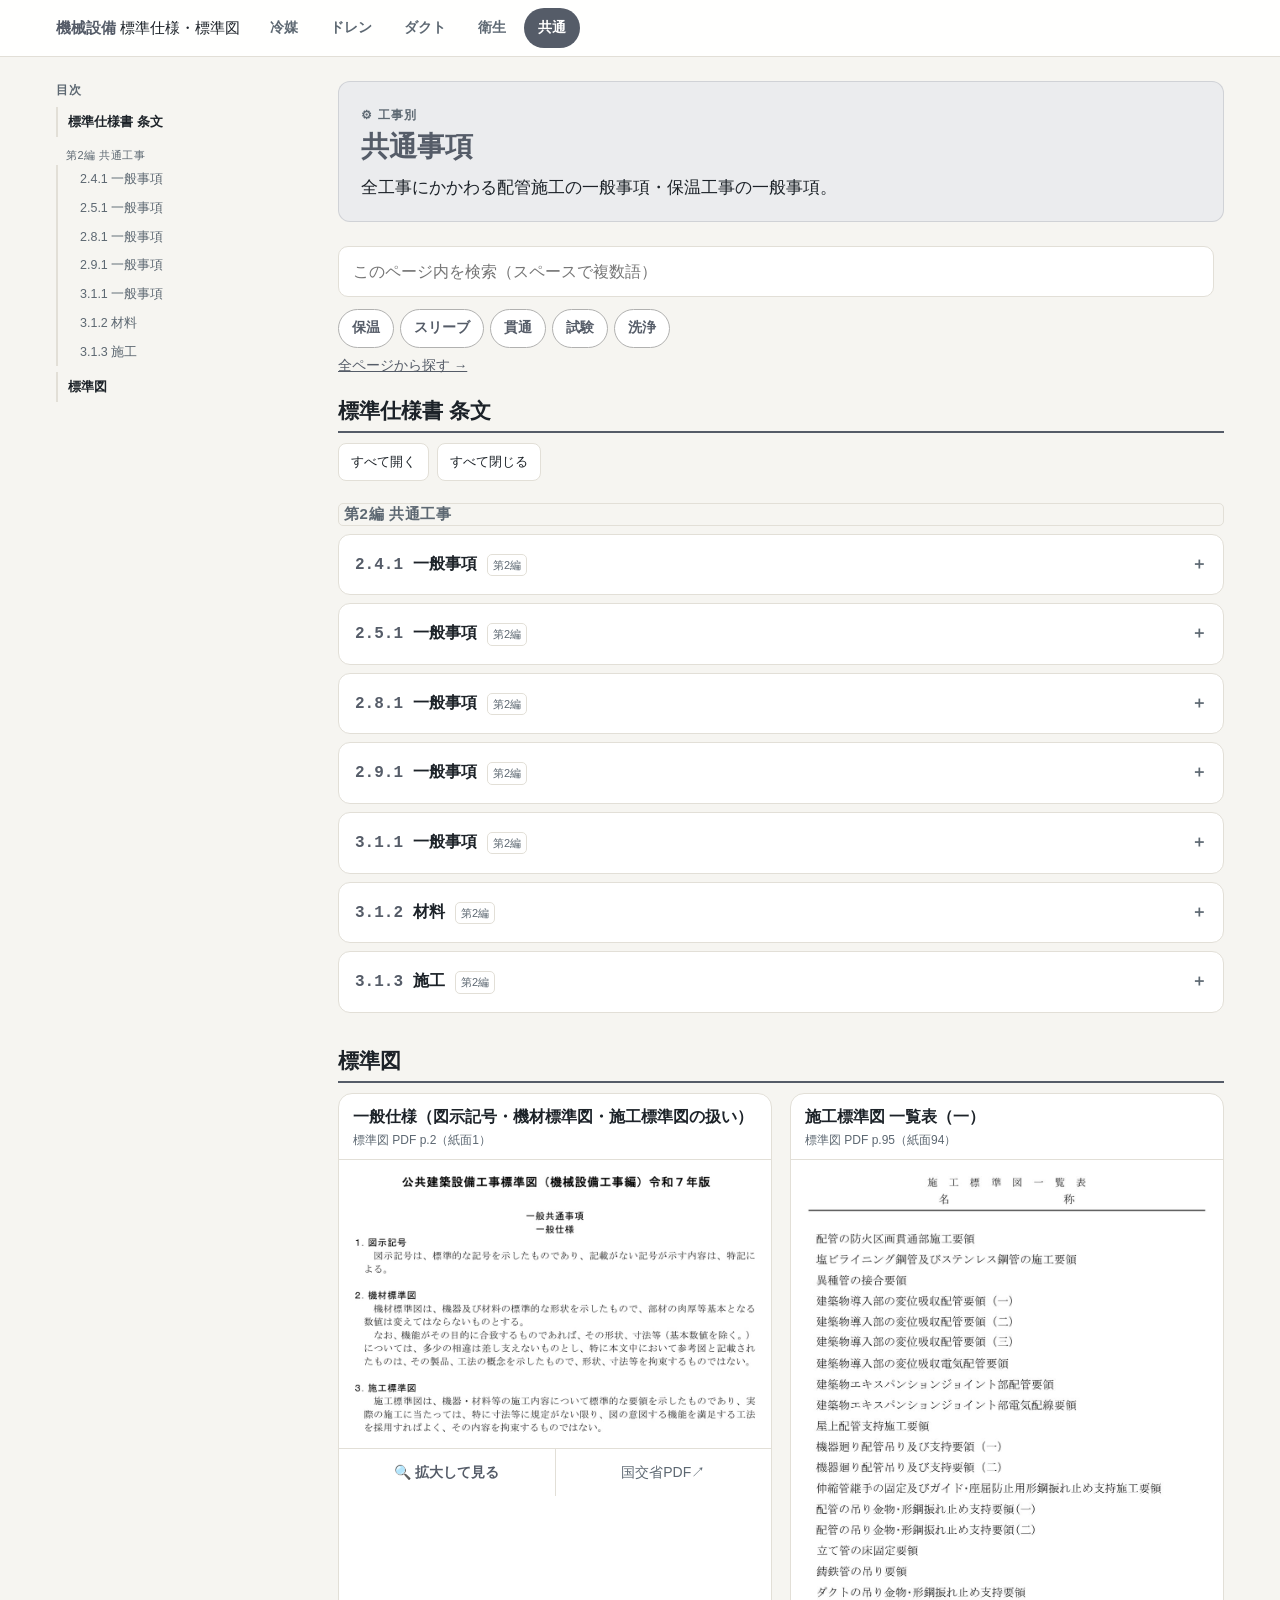
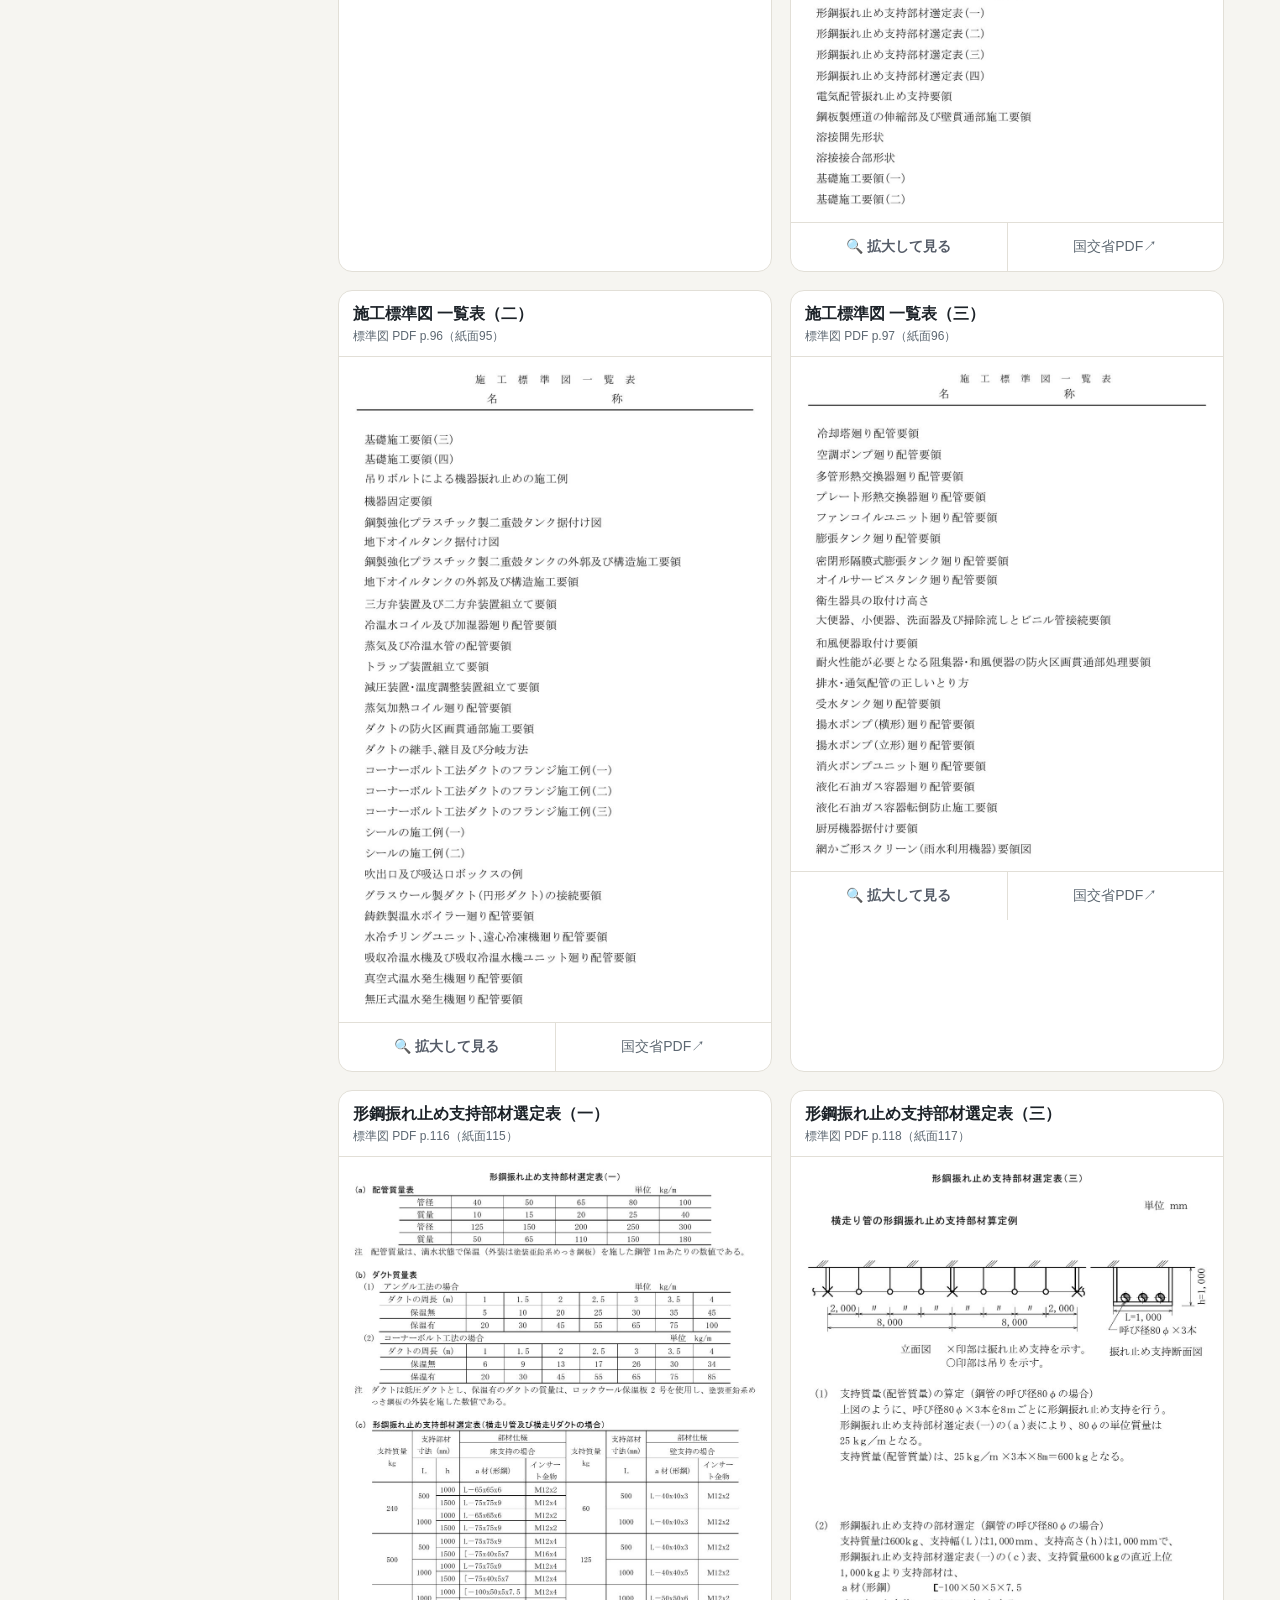
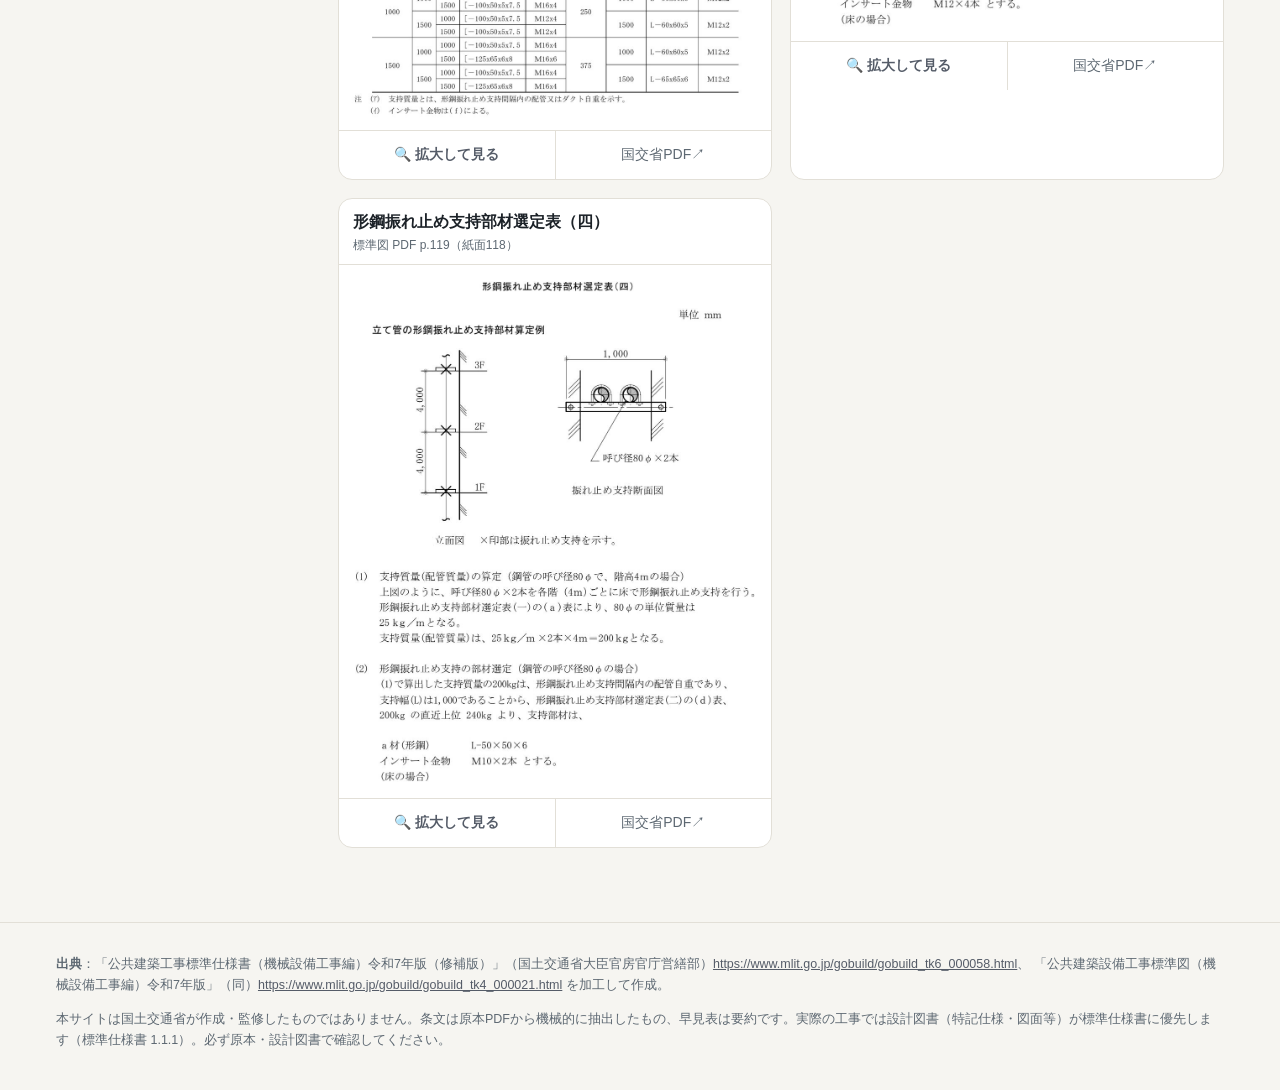
<file: kyotsu.html>
<!doctype html>
<html lang="ja"><head><meta charset="utf-8">
<meta name="viewport" content="width=device-width,initial-scale=1">
<title>共通事項｜国交省 機械設備 標準仕様書・標準図 工事別まとめ</title>
<meta name="description" content="共通事項：国交省標準仕様書・標準図（機械設備工事編 令和7年版）の該当条文・早見表・標準図">
<link rel="stylesheet" href="style.css">
</head><body data-work="kyotsu">
<header class="top"><div class="wrap">
<a class="brand" href="index.html"><b>機械設備</b> 標準仕様・標準図</a>
<nav class="tabs"><a href="reibai.html" class="">冷媒</a><a href="drain.html" class="">ドレン</a><a href="duct.html" class="">ダクト</a><a href="eisei.html" class="">衛生</a><a href="kyotsu.html" class="on">共通</a></nav>
</div></header>
<main class="wrap layout">
<aside class="toc"><div class="tocin"><p class="toch">目次</p><a href="#spec" class="">標準仕様書 条文</a><span class="tochen">第2編 共通工事</span><a href="#c2-2_4_1" class="sub">2.4.1 一般事項</a><a href="#c2-2_5_1" class="sub">2.5.1 一般事項</a><a href="#c2-2_8_1" class="sub">2.8.1 一般事項</a><a href="#c2-2_9_1" class="sub">2.9.1 一般事項</a><a href="#c2-3_1_1" class="sub">3.1.1 一般事項</a><a href="#c2-3_1_2" class="sub">3.1.2 材料</a><a href="#c2-3_1_3" class="sub">3.1.3 施工</a><a href="#zu" class="">標準図</a></div></aside>
<div class="content">
<div class="hero h-kyotsu"><p class="kicker">⚙ 工事別</p><h1>共通事項</h1><p>全工事にかかわる配管施工の一般事項・保温工事の一般事項。</p></div>
<div class="search"><input id="q" type="search" placeholder="このページ内を検索（スペースで複数語）" autocomplete="off"><span id="qn"></span></div>
<div class="chips"><button type="button" class="chip" data-q="保温">保温</button><button type="button" class="chip" data-q="スリーブ">スリーブ</button><button type="button" class="chip" data-q="貫通">貫通</button><button type="button" class="chip" data-q="試験">試験</button><button type="button" class="chip" data-q="洗浄">洗浄</button></div>
<p class="allsearch"><a href="index.html#find">全ページから探す →</a></p>
<nav class="jump"><a href="#spec">標準仕様書 条文</a><a href="#zu">標準図</a></nav>
<section id="spec"><h2>標準仕様書 条文</h2><div class="tools"><button type="button" data-act="open">すべて開く</button><button type="button" data-act="close">すべて閉じる</button></div><h3 class="hen">第2編 共通工事</h3><details class="cl" id="c2-2_4_1"><summary><span class="num">2.4.1</span><span class="ttl">一般事項</span><span class="hen">第2編</span></summary><div class="body"><div class="pgs">原本ページ（タップで画像）：<a class="pg" href="img/spec/p049.jpg" data-full="img/spec/p049.jpg" data-cap="標準仕様書 PDF p.49（紙面48）">p.49<small>紙面48</small></a> <a class="ext" href="https://www.mlit.go.jp/gobuild/content/001967513.pdf#page=49" target="_blank" rel="noopener">国交省PDF↗</a></div><p class="l1">(1) 配管の施工に先立ち、他の設備配管類及び機器との関連事項、維持管理性を詳細に検討し、勾配を考慮して、その位置を正確に決定する。</p>
<p class="l1">(2) 配管を建築物内に施工する場合には、工事の進捗に伴う吊り金物、支持金物等の取付け及びスリーブの埋込みを遅滞なく行う。</p>
<p class="l1">(3) 配管のスリーブに紙製等の仮枠を使用した部分は、配管施工前に必ず仮枠を取外し、配管施工後にモルタル、ロックウール等で充塡する。</p>
<p class="l1 cont">なお、ロックウールを充塡する場合は、脱落防止の処置を施す。</p>
<p class="l1">(4) 分岐又は合流する場合は、クロス継手を使用せず、必ずＴ継手を使用するものとするが、１つのＴ継手で相対する２方向への分岐又は相対する２方向からの合流に用いてはならない。ただし、通気及びスプリンクラー消火配管を除く。</p>
<p class="l1">(5) 建築物導入部配管で不等沈下のおそれがある場合は、特記により、標準図（建築物導入部の変位吸収配管要領（一））のフレキシブルジョイントを使用した方法で施工する。ただし、排水及び通気配管を除く。</p>
<p class="l1">(6) 建築物エキスパンションジョイント部の配管要領は、標準図（建築物エキスパンションジョイント部配管要領）による。</p>
<p class="l1">(7) 伸縮管継手を設ける配管には、その伸縮の起点として有効な箇所に、標準図（伸縮管継手の固定及びガイド・座屈防止用形鋼振れ止め支持施工要領）による固定及びガイドを設ける。</p>
<p class="l1">(8) 給水、給湯、開放系の冷温水及び冷却水配管で、機器接続部の金属材料と配管材料のイオン化傾向が大きく異なる場合（鋼とステンレス、鋼と銅）は、絶縁継手を使用し絶縁を行うものとする。</p>
<p class="l1 cont">なお、設置箇所及び絶縁継手の仕様は特記による。</p>
<p class="l1">(9) 塩ビライニング鋼管、耐熱性ライニング鋼管及びポリ粉体鋼管と給水栓、銅合金製配管附属品等との接続で、絶縁を要する場合の継手は、JPF MP 003「水道用ライニング鋼管用ねじ込み式管端防食管継手」及び JPF MP 005「耐熱性硬質塩化ビニルライニング鋼管用ねじ込み式管端防食管継手」に規定する器具接続用管端防食管継手を用いる。</p>
<p class="l1">(10) 配管に取付ける計器取付用短管（タッピング等）は、配管材料と同材質とする。</p>
<p class="l1">(11) 配管完了後、管内の洗浄を十分行う。</p>
<p class="l1 cont">なお、飲料水管の場合は、末端部において遊離残留塩素が 0.2mg/L 以上検出されるまで消毒を行う。</p>
<p class="l1">(12) 揚水ポンプ、消火ポンプ、冷却水ポンプ及び冷温水ポンプに取付ける呼び径 50 以下の逆止弁には、呼び径 15 以上のバイパス管及び弁を取付ける。ただし、バイパス弁内蔵形は除く。</p>
<p class="l1">(13) 銅管（呼び径 32 以下）をはんだ付けしたときは、フラックスを除去するため、速やかに水による管内の洗浄を行う。</p>
<p class="l1">(14) 飲料水以外の給水管を設ける場合は、飲料水管との識別を行い誤接続がないこととする。</p></div></details><details class="cl" id="c2-2_5_1"><summary><span class="num">2.5.1</span><span class="ttl">一般事項</span><span class="hen">第2編</span></summary><div class="body"><div class="pgs">原本ページ（タップで画像）：<a class="pg" href="img/spec/p053.jpg" data-full="img/spec/p053.jpg" data-cap="標準仕様書 PDF p.53（紙面52）">p.53<small>紙面52</small></a> <a class="pg" href="img/spec/p054.jpg" data-full="img/spec/p054.jpg" data-cap="標準仕様書 PDF p.54（紙面53）">p.54<small>紙面53</small></a> <a class="ext" href="https://www.mlit.go.jp/gobuild/content/001967513.pdf#page=53" target="_blank" rel="noopener">国交省PDF↗</a></div><p class="l1">(1) 管は、全て、その断面が変形しないよう管軸心に対して直角に切断し、その切り口は平滑に仕上げる。</p>
<p class="l1">(2) 塩ビライニング鋼管、耐熱性ライニング鋼管、ポリ粉体鋼管及び外面被覆鋼管は、帯のこ盤又はねじ切機搭載形自動丸のこ機等で切断し、パイプカッターによる切断は禁止する。また、切断後、適正な内面の面取りを施す。</p>
<p class="l1">(3) 地中配管用の塩ビライニング鋼管、ポリ粉体鋼管及び外面被覆鋼管のねじ加工及びねじ込み作業は、外面被覆材に適した専用工具を使用し、適正トルクで行う。チャック損傷部分は、プラスチックテープ 2 回巻きとする。</p>
<p class="l1">(4) ねじ加工機は、自動定寸装置付きとする。また、ねじ加工に際しては、ねじゲージを使用して、JIS B 0203「管用テーパねじ」に規定するねじが適正に加工されているか確認する。</p>
<p class="l1">(5) 塩ビライニング鋼管等の防食措置を施した配管と管端防食管継手との接続部は、切削ねじ接合とする。ただし、呼び径 50 以下のポリ粉体鋼管は、転造ねじ接合としてもよい。</p>
<p class="l1">(6) 接合する前に、切りくず、ごみ等を十分除去し、管の内部に異物のないことを確かめてから接合する。</p>
<p class="l1">(7) 配管の施工を一時休止する場合等は、その管内に異物が入らないように養生する。</p>
<p class="l1">(8) 配管加工を工事現場以外で行い、配管に曲がり等がある場合は、搬入及び保管時に、端部や接合部等に荷重が集中しないように養生する。</p></div></details><details class="cl" id="c2-2_8_1"><summary><span class="num">2.8.1</span><span class="ttl">一般事項</span><span class="hen">第2編</span></summary><div class="body"><div class="pgs">原本ページ（タップで画像）：<a class="pg" href="img/spec/p068.jpg" data-full="img/spec/p068.jpg" data-cap="標準仕様書 PDF p.68（紙面67）">p.68<small>紙面67</small></a> <a class="ext" href="https://www.mlit.go.jp/gobuild/content/001967513.pdf#page=68" target="_blank" rel="noopener">国交省PDF↗</a></div><p class="l1">(1) 建築基準法施行令（昭和 25 年政令第 338 号）第 112 条第 20 項に規定する準耐火構造等の防火区画等を不燃材料の配管が貫通する場合は、その隙間をモルタル又はロックウール保温材で充塡する。また、不燃材料以外の配管が防火区画等を貫通する場合は、建築基準法令に適合する工法とする。</p>
<p class="l1 cont">なお、施工要領は、標準図（配管の防火区画貫通部施工要領）による。</p>
<p class="l1">(2) 保温を行わない配管で、天井、床、壁等を貫通する見え掛り部には、管座金を取付ける。</p>
<p class="l1">(3) 外壁を貫通する配管とスリーブとの隙間は、バックアップ材等を充塡し、シーリング材によりシーリングし、水密を確保する。</p>
<p class="l1">(4) 地中部分で水密を要する部分のスリーブは、つば付き鋼管とし、配管はスリーブと触れないように施工する。</p></div></details><details class="cl" id="c2-2_9_1"><summary><span class="num">2.9.1</span><span class="ttl">一般事項</span><span class="hen">第2編</span></summary><div class="body"><div class="pgs">原本ページ（タップで画像）：<a class="pg" href="img/spec/p068.jpg" data-full="img/spec/p068.jpg" data-cap="標準仕様書 PDF p.68（紙面67）">p.68<small>紙面67</small></a> <a class="ext" href="https://www.mlit.go.jp/gobuild/content/001967513.pdf#page=68" target="_blank" rel="noopener">国交省PDF↗</a></div><p class="l1">(1) 試験は、以下のいずれかの施工前に行う。</p>
<p class="l2">(ｱ) 隠ぺい又は埋戻し</p>
<p class="l2">(ｲ) 配管完了後の塗装（ねじ部のさび止めペイントは除く。）</p>
<p class="l2">(ｳ) 保温施工</p></div></details><details class="cl" id="c2-3_1_1"><summary><span class="num">3.1.1</span><span class="ttl">一般事項</span><span class="hen">第2編</span></summary><div class="body"><div class="pgs">原本ページ（タップで画像）：<a class="pg" href="img/spec/p070.jpg" data-full="img/spec/p070.jpg" data-cap="標準仕様書 PDF p.70（紙面69）">p.70<small>紙面69</small></a> <a class="ext" href="https://www.mlit.go.jp/gobuild/content/001967513.pdf#page=70" target="_blank" rel="noopener">国交省PDF↗</a></div><p class="l1">(1) 保温工事の施工箇所、使用する材料、厚さ等は、特記による。特記がなければ次による。</p></div></details><details class="cl" id="c2-3_1_2"><summary><span class="num">3.1.2</span><span class="ttl">材料</span><span class="hen">第2編</span></summary><div class="body"><div class="pgs">原本ページ（タップで画像）：<a class="pg" href="img/spec/p070.jpg" data-full="img/spec/p070.jpg" data-cap="標準仕様書 PDF p.70（紙面69）">p.70<small>紙面69</small></a> <a class="pg" href="img/spec/p071.jpg" data-full="img/spec/p071.jpg" data-cap="標準仕様書 PDF p.71（紙面70）">p.71<small>紙面70</small></a> <a class="pg" href="img/spec/p072.jpg" data-full="img/spec/p072.jpg" data-cap="標準仕様書 PDF p.72（紙面71）">p.72<small>紙面71</small></a> <a class="ext" href="https://www.mlit.go.jp/gobuild/content/001967513.pdf#page=70" target="_blank" rel="noopener">国交省PDF↗</a></div><p class="l1">(1) 保温材（保冷材及び防露材を含む。）、外装材及び補助材は、表 2.3.1 による。</p>
<p class="l1">(2) 本項で規定する保温材、外装材及び補助材を屋内で使用する場合のホルムアルデヒド放散量は、JIS 等の材料規格において放散量が規定されている場合、特記がなければ、F☆☆☆☆とする。</p>
<div class="tblbox"><a class="tblbtn" href="img/spec/p070.jpg" data-full="img/spec/p070.jpg" data-cap="標準仕様書 原本PDF 70ページ（表2.3.1 保温材、外装材及び補助材）"><span class="ico">▦</span><span><b>表2.3.1 保温材、外装材及び補助材</b><small>原本の表を画像で見る（PDF p.70／紙面69）</small></span></a><details class="tbltxt"><summary>テキストで表示（罫線が崩れます）</summary><pre class="tbl">                       表2.3.1   保温材、外装材及び補助材
     材   料   区   分                   仕         様
 保   ロックウール保温材        ロックウール保温板、保温筒、保温帯、フェルト及びブランケットは、JIS
 温                   A 9504「人造鉱物繊維保温材」のロックウールによるものとし、保温板は１号
 材
                     又は２号、保温帯は１号、フェルトは密度40kg/ｍ ３ 以上、ブランケットは１
                     号とする。
                      ブランケットは、JIS G 3554「きっ甲金網」による亜鉛めっきを施した網目
                     呼称16、線径0.55の金網又はRWAS02「ロックウール保温材のブランケットに使
                     用するメタルラス品質規格」による平ラスで外面を補強したものとする。
                      アルミガラスクロス化粧保温板、保温筒、保温帯又はフェルトは、上記保温
                     板、保温筒、保温帯又はフェルト（JISに規定されている表面布は不要）の表
                     面をアルミガラスクロスで被覆したものとする｡
                      ガラスクロス化粧保温板は、上記保温板（JISに規定されている表面布は不
                     要）の表面をガラスクロスで被覆したものとする。
     グラスウール保温材        グラスウール保温板、保温筒、保温帯及び波形保温板は、JIS A 9504「人造
                     鉱物繊維保温材」のグラスウールによるものとし、保温板、保温筒、保温帯及
                     び波形保温板は40K以上のものとする。
                      アルミガラスクロス化粧保温板、保温筒、保温帯又は波形保温板は、上記保
                     温板、保温筒、保温帯又は波形保温板（JISに規定されている表面布は不要）
                     の表面をアルミガラスクロスで被覆したものとする｡
                      ガラスクロス化粧保温板は、上記保温板（JISに規定されている表面布は不
                     要）の表面をガラスクロスで被覆したものとする。
     ポリスチレン           ポリスチレンフォーム保温板及び保温筒は、JIS A 9511「発泡プラスチック保温
     フォーム保温材         材」のビーズ法ポリスチレンフォームによるものとし、保温板及び保温筒は３号と
                     する。
                      アルミガラスクロス化粧保温板又は保温筒は、上記保温板又は保温筒（JISに規
                     定されている表面布は不要）の表面をアルミガラスクロスで被覆したものとする。
                      弁類、継手カバー等は、原則として、金型成形したもので、品質は上記保温筒の
                     規格に適合するものとする。
外   塗装亜鉛系めっき鋼    JIS G 3312「塗装溶融亜鉛めっき鋼板及び鋼帯」で、めっきの付着量が Z18 以
装   板            上のもの又は JIS G3322（塗装溶融 55％アルミニウム－亜鉛合金めっき鋼板及
材
                 び鋼帯）で、めっきの付着量が AZ90 以上のものとし、板厚は、保温外径 250mm
                 以下の管、弁等に使用する場合は 0.27mm、その他は 0.35mm とする。
    ステンレス鋼板       JIS G 4305「冷間圧延ステンレス鋼板及び鋼帯」によるものとし、板厚は、
                 管、弁等に使用する場合は0.2mm以上、その他は0.3mm以上とする。
    溶融アルミニウム－     JIS G 3321「溶融55％アルミニウム－亜鉛合金めっき鋼板及び鋼帯」で、め
    亜鉛鉄板         っき付着量150ｇ/ｍ ２ 以上のものとし、板厚は、保温外径250mm以下の管、弁
                 等に使用する場合は0.27mm、その他は0.35mmとする。
    合成樹脂製カバー１     合成樹脂を使用した難燃性の樹脂製カバーは、JIS A 1322「建築用薄物材料
    (シートタイプ)     の難燃性試験方法」に規定する防炎２級に合格したもので板厚は、0.3mm以上
                 とする。合成樹脂製カバー用ピンは銅合金製とし、樹脂製カバーの重ね部分を
                 保持できる強度及び形状を有するものとする。
    合成樹脂製カバー２     合成樹脂を使用した難燃性の樹脂製カバーは、JIS A 1322「建築用薄物材料の難
    (ジャケットタイプ)   燃性試験方法」に規定する防炎２級に合格したもので板厚は、0.5mm以上とする。
                 接合は、合成樹脂製カバー用差込みジョイナーと50mmピッチのボタンパンチ加工さ
                 れたものとし、保温材又はカバーの反発力で外れないものとする。
    合成樹脂製カバー3     合成樹脂を使用した難燃性の樹脂製カバーは、JIS A 1322「建築用薄物材料
    (保温化粧カバータイ   の難燃性試験方法」に規定する防炎２級に合格したもので板厚は、1.0mm以上
    プ)           とする。樹脂製カバー同士を接合できる強度及び形状を有するものとする。
    ガラスクロス        JIS R 3414「ガラスクロス」に規定するEP18AによるEガラス平織ガラスクロ
                 スとし、ダクト類の内貼りの押さえとして使用する。
    アルミガラスクロス     厚さ0.02mmのアルミニウム箔に、JIS R 3414「ガラスクロス」に規定するEP
                 11Eをアクリル系接着剤で接着させたものとし、管等に使用する場合は、適当
                 な幅に裁断し、テープ状にしたものとする。
    アルミガラスクロス     アルミガラスクロスのガラスクロス面に粘着剤を粘着加工し、剥離紙をもっ
    粘着テープ        てその粘着力を保持したものとし、JIS Z 0237「粘着テープ・粘着シート試験
                 方法」による粘着力1.5Ｎ/10mm以上のものとする。
    着色アルミガラス      アルミガラスクロスの表面にアクリル系塗料を焼付塗装（焼付温度240℃以
    クロス          上、着色塗布量４ｇ/ｍ ２ 以上）したもの。
    保温化粧ケース       保温化粧ケースは樹脂製、アルミ合金製、溶融アルミニウム－亜鉛鉄板、鋼
                 板若しくは鋼材に溶融亜鉛めっきを施したもの、溶融亜鉛めっき鋼板製に粉体
                 塗装仕上げをしたもの又はステンレス鋼板製等とする。また、樹脂製のものは
                 耐候性を有し、－20℃から60℃に耐えるものとする。
    アルミパンチング      JIS H 4000「アルミニウム及びアルミニウム合金の板及び条」に規定するア
    メタル          ルミニウム板を穿孔加工したもので板厚は0.6mm以上とし、穿孔開口率は30％
                 以上60％以下とする。
    亜鉛めっき鋼板パン     JIS G 3302「溶融亜鉛めっき鋼板及び鋼帯」に規定する溶融亜鉛めっき鋼板を穿孔
    チングメタル       加工したもので板厚は0.6mm以上とし、穿孔開口率は30％以上60％以下とする。
    アルミガラス化粧原     原紙に規定する整形用原紙の表面に、アルミガラスクロスに規定するアルミ
    紙            ガラスクロス面をオレフィン系樹脂接着剤で貼り合わせたものとする。
 補   原   紙        １ｍ ２ 当たり370ｇ以上の整形用原紙とする。
 助
 材   整形エルボ        合成樹脂を使用した難燃性の整形用エルボで、JIS A 1322「建築用薄物材料
                 の難燃性試験方法」に規定する防炎２級に合格したものとする。
     ポリエチレン       JIS Z 1702「包装用ポリエチレンフィルム」に規定する１種（厚さ0.05mm）
     フィルム        とする。
     粘着テープ        JIS C 2336「電気絶縁用ポリ塩化ビニル粘着テープ」Ａ種(厚さ0.2mm)のも
                 のとする。
     鉄   線        JIS G 3547「亜鉛めっき鉄線」による亜鉛めっき鉄線とする。
     鋲            亜鉛めっき鋼板製座金に保温材の厚みに応じた長さの釘を植えたもの、銅め
                 っきスポット溶接鋲又は絶縁座金付スポット溶接鋲（銅又は銅合金製）とし、
                 保温材等を支持するのに十分な強度を有するものとする｡
     きっ甲金網        JIS G 3547「亜鉛めっき鉄線」による亜鉛めっき鉄線の線径0.4mm以上のも
                 のを、JISG 3554「きっ甲金網」による網目呼称16により製作したものとす
                 る。
     銅きっ甲金網       JIS H 3260「銅及び銅合金の線」によるC1100Wの線径0.5mmのものをJIS G 3
                 554「きっ甲金網」による網目呼称10に準じて製作したものとする。
     シーリング材       主成分をシリコン系の１成分形とし、JIS K 6249「未硬化及び硬化シリコー
                 ンゴムの試験方法」による耐熱温度 120℃のものとする。
     鋼   枠        亜鉛鉄板による原板の標準厚さ0.4mm以上のもので加工したものとする。
     幅木、菊座及びバン    ステンレス鋼板（厚さ0.2mm以上）により製作したものとする。
     ド
     接着剤          鋲を接着する場合は、合成ゴム系接着剤、エポキシ系接着剤又は変性シリコ
                 ン系接着剤とする。</pre></details></div></div></details><details class="cl" id="c2-3_1_3"><summary><span class="num">3.1.3</span><span class="ttl">施工</span><span class="hen">第2編</span></summary><div class="body"><div class="pgs">原本ページ（タップで画像）：<a class="pg" href="img/spec/p072.jpg" data-full="img/spec/p072.jpg" data-cap="標準仕様書 PDF p.72（紙面71）">p.72<small>紙面71</small></a> <a class="pg" href="img/spec/p073.jpg" data-full="img/spec/p073.jpg" data-cap="標準仕様書 PDF p.73（紙面72）">p.73<small>紙面72</small></a> <a class="pg" href="img/spec/p074.jpg" data-full="img/spec/p074.jpg" data-cap="標準仕様書 PDF p.74（紙面73）">p.74<small>紙面73</small></a> <a class="ext" href="https://www.mlit.go.jp/gobuild/content/001967513.pdf#page=72" target="_blank" rel="noopener">国交省PDF↗</a></div><p class="l1">(1) 保温の厚さは、保温材主体の厚さとし、外装及び補助材の厚さは、含まないものとする。</p>
<p class="l1">(2) 保温材相互の間隙はできる限り少なくし、重ね部の継目は同一線上を避けて取付ける。</p>
<p class="l1">(3) ポリスチレンフォーム保温筒は、合わせ目を全て粘着テープで止め、継目は、粘着テープ２回巻きとする。</p>
<p class="l1 cont">なお、継目間隔が 600mm 以上 1,000mm 以下の場合は、中間に１箇所粘着テープ２回巻きを行う。</p>
<p class="l1">(4) 鉄線巻きは、原則として、帯状材の場合は、50mm ピッチ（スパイラルダクトの場合は 150mmピッチ）以下にらせん巻き締め、筒状材の場合は１本につき２箇所以上、２巻き締めとし、ロックウールフェルト及び波形保温板の場合は、1 枚につき 500mm 以下に１箇所以上、２巻き締めとする。</p>
<p class="l1">(5) アルミガラスクロス化粧保温帯、アルミガラスクロス化粧ロックウールフェルト、アルミガラスクロス化粧保温筒及びアルミガラスクロス化粧波形保温板は、合わせ目及び継目を全てアルミガラスクロス粘着テープで貼り合わせ、筒は継目間隔が 600mm 以上 1,000mm以下の場合は中間に１箇所アルミガラスクロス粘着テープ２回巻きとし、スパイラルダクトへの保温帯、フェルト、波形保温板の取付けは、１枚が 600mm 以上 1,000mm 以下の場合は、１箇所以上アルミガラスクロス粘着テープ２回巻きとする。</p>
<p class="l1">(6) テープ巻きその他の重なり幅は、原則として、テープ状の場合は 15mm 以上（ポリエチレンフィルムの場合は 1/2 重ね以上）、その他の場合は 30mm 以上とする。</p>
<p class="l1">(7) テープ巻きは、配管の下方より上向きに巻き上げる。アルミガラスクロス巻き等で、ずれるおそれのある場合には、粘着テープ等を用いてずれ止めを行う。</p>
<p class="l1">(8) アルミガラスクロス化粧原紙の取付けは、30mm 以上の重ね幅とし、合わせ目は 150mm 以下のピッチでステープル止めを行う。合わせ目及び継目を全てアルミガラスクロス粘着テープで貼合わせる。</p>
<p class="l1">(9) アルミガラスクロス化粧保温筒のワンタッチ式（縦方向の合わせ目に貼り合わせ用両面粘着テープを取付けたもの。）の合わせ目は、接着面の汚れを十分に除去した後に貼合わせる。</p>
<p class="l1">(10) 合成樹脂製カバー１の取付けは、重ね幅は 25mm 以上とし、直管方向の合わせ目を両面テープで貼合せた後、150mm 以下のピッチで、合成樹脂製カバー用ピンで押さえる。立て管部は、下からカバーを取付け、ほこり溜まりのないよう施工する。</p>
<p class="l1">(11) 合成樹脂製カバー２の取付けは、合成樹脂製シート端部の差込みジョイナーに、ボタンパンチを差し込んで接合し、エルボ部分と直管部分の継目は、シーリングを行う。立て管部は、下からカバーを取付け、ほこり溜まりのないよう施工する。</p>
<p class="l1">(12) 合成樹脂製カバー３の取付けは、はめあい等により、合わせ目が開かないよう、すき間なく施工する。</p>
<p class="l1">(13) 金属板巻きは、管の場合ははぜ掛け又はボタンパンチはぜ、曲り部はえび状又は整形カバーとし、長方形ダクト及び角形タンク類ははぜ掛け、継目は差込みはぜとする。丸形タンクは差込みはぜとし、鏡部は放射線形に差込みはぜとする。</p>
<p class="l1 cont">なお、タンク類は、必要に応じて、重ね合せの上、ビス止めとしてもよい。屋外及び屋内多湿箇所の継目は、シーリング材等によりシールを施す。シーリング材を充塡する場合は、油分、じんあい、さび等を除去してから行う。また、温度、湿度等の気象条件が充塡に不適当なときは作業を中止する。</p>
<p class="l1">(14) 鋲の取付数は、原則として、300mm 角当たりに１個以上とし、全ての面に取付ける。</p>
<p class="l1 cont">なお、絶縁座金付銅製スポット鋲以外の場合は、鋲止め用平板（座金）を使用する。</p>
<p class="l1">(15) 屋内露出の配管及びダクトの床貫通部は、その保温材保護のため、床面より少なくとも高さ 150mm までステンレス鋼板で被覆する。ただし、外装材に塗装亜鉛系めっき鋼板等の金属板を使用する場合を除く。蒸気管等が壁、床等を貫通する場合には、その面から 25mm 以内は保温を行わない。</p>
<p class="l1">(16) 屋内露出配管の保温見切り箇所には、菊座を取付ける。</p>
<p class="l1">(17) 保温の見切り部端面は、使用する保温材及び保温目的に応じて必要な保護を行う。</p>
<p class="l1">(18) 保温を必要とする機器の扉、点検口等は、その開閉に支障がなく、保温効果を減じないように施工する。</p>
<p class="l1">(19) 絶縁継手廻り（絶縁フランジを含む。）は、金属製のラッキングを行ってはならない。</p>
<p class="l1">(20) グラスウール保温板（32K）をスパイラルダクトへ取付ける場合は、保温厚さが復元した後に行い、鉄線巻きは 150mm ピッチ以下にらせん巻き締めし、500mm 以下に１箇所以上、２巻き締めとする。</p>
<p class="l1 cont">なお、鉄線の締めすぎに注意する。</p>
<p class="l1">(21) アルミガラスクロス化粧グラスウール保温板（32K）をスパイラルダクトへ取付ける場合は、保温厚さが復元した後に行い、合わせ目及び継ぎ目を全てアルミガラスクロス粘着テープで貼合わせ、１枚が 600mm 以上 1,000mm 以下の場合は１箇所以上アルミガラスクロス粘着テープ２回巻きとする。</p>
<p class="l1 cont">なお、アルミガラスクロス粘着テープの締めすぎに注意する。</p></div></details></section><section id="zu"><h2>標準図</h2><div class="zugrid"><figure class="zu" id="z2"><figcaption><b>一般仕様（図示記号・機材標準図・施工標準図の扱い）</b><span>標準図 PDF p.2（紙面1）</span></figcaption><a class="zuimg" href="img/zu/p002.jpg" data-full="img/zu/p002.jpg" data-cap="標準図 p.2：一般仕様（図示記号・機材標準図・施工標準図の扱い）"><img loading="lazy" decoding="async" src="img/zu/m002.jpg" width="1000" height="656" alt="一般仕様（図示記号・機材標準図・施工標準図の扱い）"></a><div class="zubar"><a href="img/zu/p002.jpg" data-full="img/zu/p002.jpg" data-cap="標準図 p.2：一般仕様（図示記号・機材標準図・施工標準図の扱い）">🔍 拡大して見る</a><a href="https://www.mlit.go.jp/gobuild/content/001888832.pdf#page=2" target="_blank" rel="noopener">国交省PDF↗</a></div></figure><figure class="zu" id="z95"><figcaption><b>施工標準図 一覧表（一）</b><span>標準図 PDF p.95（紙面94）</span></figcaption><a class="zuimg" href="img/zu/p095.jpg" data-full="img/zu/p095.jpg" data-cap="標準図 p.95：施工標準図 一覧表（一）"><img loading="lazy" decoding="async" src="img/zu/m095.jpg" width="1000" height="1547" alt="施工標準図 一覧表（一）"></a><div class="zubar"><a href="img/zu/p095.jpg" data-full="img/zu/p095.jpg" data-cap="標準図 p.95：施工標準図 一覧表（一）">🔍 拡大して見る</a><a href="https://www.mlit.go.jp/gobuild/content/001888832.pdf#page=95" target="_blank" rel="noopener">国交省PDF↗</a></div></figure><figure class="zu" id="z96"><figcaption><b>施工標準図 一覧表（二）</b><span>標準図 PDF p.96（紙面95）</span></figcaption><a class="zuimg" href="img/zu/p096.jpg" data-full="img/zu/p096.jpg" data-cap="標準図 p.96：施工標準図 一覧表（二）"><img loading="lazy" decoding="async" src="img/zu/m096.jpg" width="1000" height="1556" alt="施工標準図 一覧表（二）"></a><div class="zubar"><a href="img/zu/p096.jpg" data-full="img/zu/p096.jpg" data-cap="標準図 p.96：施工標準図 一覧表（二）">🔍 拡大して見る</a><a href="https://www.mlit.go.jp/gobuild/content/001888832.pdf#page=96" target="_blank" rel="noopener">国交省PDF↗</a></div></figure><figure class="zu" id="z97"><figcaption><b>施工標準図 一覧表（三）</b><span>標準図 PDF p.97（紙面96）</span></figcaption><a class="zuimg" href="img/zu/p097.jpg" data-full="img/zu/p097.jpg" data-cap="標準図 p.97：施工標準図 一覧表（三）"><img loading="lazy" decoding="async" src="img/zu/m097.jpg" width="1000" height="1196" alt="施工標準図 一覧表（三）"></a><div class="zubar"><a href="img/zu/p097.jpg" data-full="img/zu/p097.jpg" data-cap="標準図 p.97：施工標準図 一覧表（三）">🔍 拡大して見る</a><a href="https://www.mlit.go.jp/gobuild/content/001888832.pdf#page=97" target="_blank" rel="noopener">国交省PDF↗</a></div></figure><figure class="zu" id="z116"><figcaption><b>形鋼振れ止め支持部材選定表（一）</b><span>標準図 PDF p.116（紙面115）</span></figcaption><a class="zuimg" href="img/zu/p116.jpg" data-full="img/zu/p116.jpg" data-cap="標準図 p.116：形鋼振れ止め支持部材選定表（一）"><img loading="lazy" decoding="async" src="img/zu/m116.jpg" width="1000" height="1337" alt="形鋼振れ止め支持部材選定表（一）"></a><div class="zubar"><a href="img/zu/p116.jpg" data-full="img/zu/p116.jpg" data-cap="標準図 p.116：形鋼振れ止め支持部材選定表（一）">🔍 拡大して見る</a><a href="https://www.mlit.go.jp/gobuild/content/001888832.pdf#page=116" target="_blank" rel="noopener">国交省PDF↗</a></div></figure><figure class="zu" id="z118"><figcaption><b>形鋼振れ止め支持部材選定表（三）</b><span>標準図 PDF p.118（紙面117）</span></figcaption><a class="zuimg" href="img/zu/p118.jpg" data-full="img/zu/p118.jpg" data-cap="標準図 p.118：形鋼振れ止め支持部材選定表（三）"><img loading="lazy" decoding="async" src="img/zu/m118.jpg" width="1000" height="1125" alt="形鋼振れ止め支持部材選定表（三）"></a><div class="zubar"><a href="img/zu/p118.jpg" data-full="img/zu/p118.jpg" data-cap="標準図 p.118：形鋼振れ止め支持部材選定表（三）">🔍 拡大して見る</a><a href="https://www.mlit.go.jp/gobuild/content/001888832.pdf#page=118" target="_blank" rel="noopener">国交省PDF↗</a></div></figure><figure class="zu" id="z119"><figcaption><b>形鋼振れ止め支持部材選定表（四）</b><span>標準図 PDF p.119（紙面118）</span></figcaption><a class="zuimg" href="img/zu/p119.jpg" data-full="img/zu/p119.jpg" data-cap="標準図 p.119：形鋼振れ止め支持部材選定表（四）"><img loading="lazy" decoding="async" src="img/zu/m119.jpg" width="1000" height="1241" alt="形鋼振れ止め支持部材選定表（四）"></a><div class="zubar"><a href="img/zu/p119.jpg" data-full="img/zu/p119.jpg" data-cap="標準図 p.119：形鋼振れ止め支持部材選定表（四）">🔍 拡大して見る</a><a href="https://www.mlit.go.jp/gobuild/content/001888832.pdf#page=119" target="_blank" rel="noopener">国交省PDF↗</a></div></figure></div></section>
</div></main>
<footer class="foot"><div class="wrap">
<p><b>出典</b>：「公共建築工事標準仕様書（機械設備工事編）令和7年版（修補版）」（国土交通省大臣官房官庁営繕部）<a href="https://www.mlit.go.jp/gobuild/gobuild_tk6_000058.html" target="_blank" rel="noopener">https://www.mlit.go.jp/gobuild/gobuild_tk6_000058.html</a>、
「公共建築設備工事標準図（機械設備工事編）令和7年版」（同）<a href="https://www.mlit.go.jp/gobuild/gobuild_tk4_000021.html" target="_blank" rel="noopener">https://www.mlit.go.jp/gobuild/gobuild_tk4_000021.html</a> を加工して作成。</p>
<p>本サイトは国土交通省が作成・監修したものではありません。条文は原本PDFから機械的に抽出したもの、早見表は要約です。実際の工事では設計図書（特記仕様・図面等）が標準仕様書に優先します（標準仕様書 1.1.1）。必ず原本・設計図書で確認してください。</p>
</div></footer>
<dialog id="lb"><div class="lbbar"><span id="lbcap"></span><button id="lbout" type="button" aria-label="縮小">－</button><span id="lbz">100%</span><button id="lbin" type="button" aria-label="拡大">＋</button><a id="lbopen" target="_blank" rel="noopener">別タブ</a><button id="lbclose" type="button">✕</button></div><div class="lbimg"><img id="lbimg" alt=""></div></dialog>
<script src="app.js"></script>
</body></html>
</file>
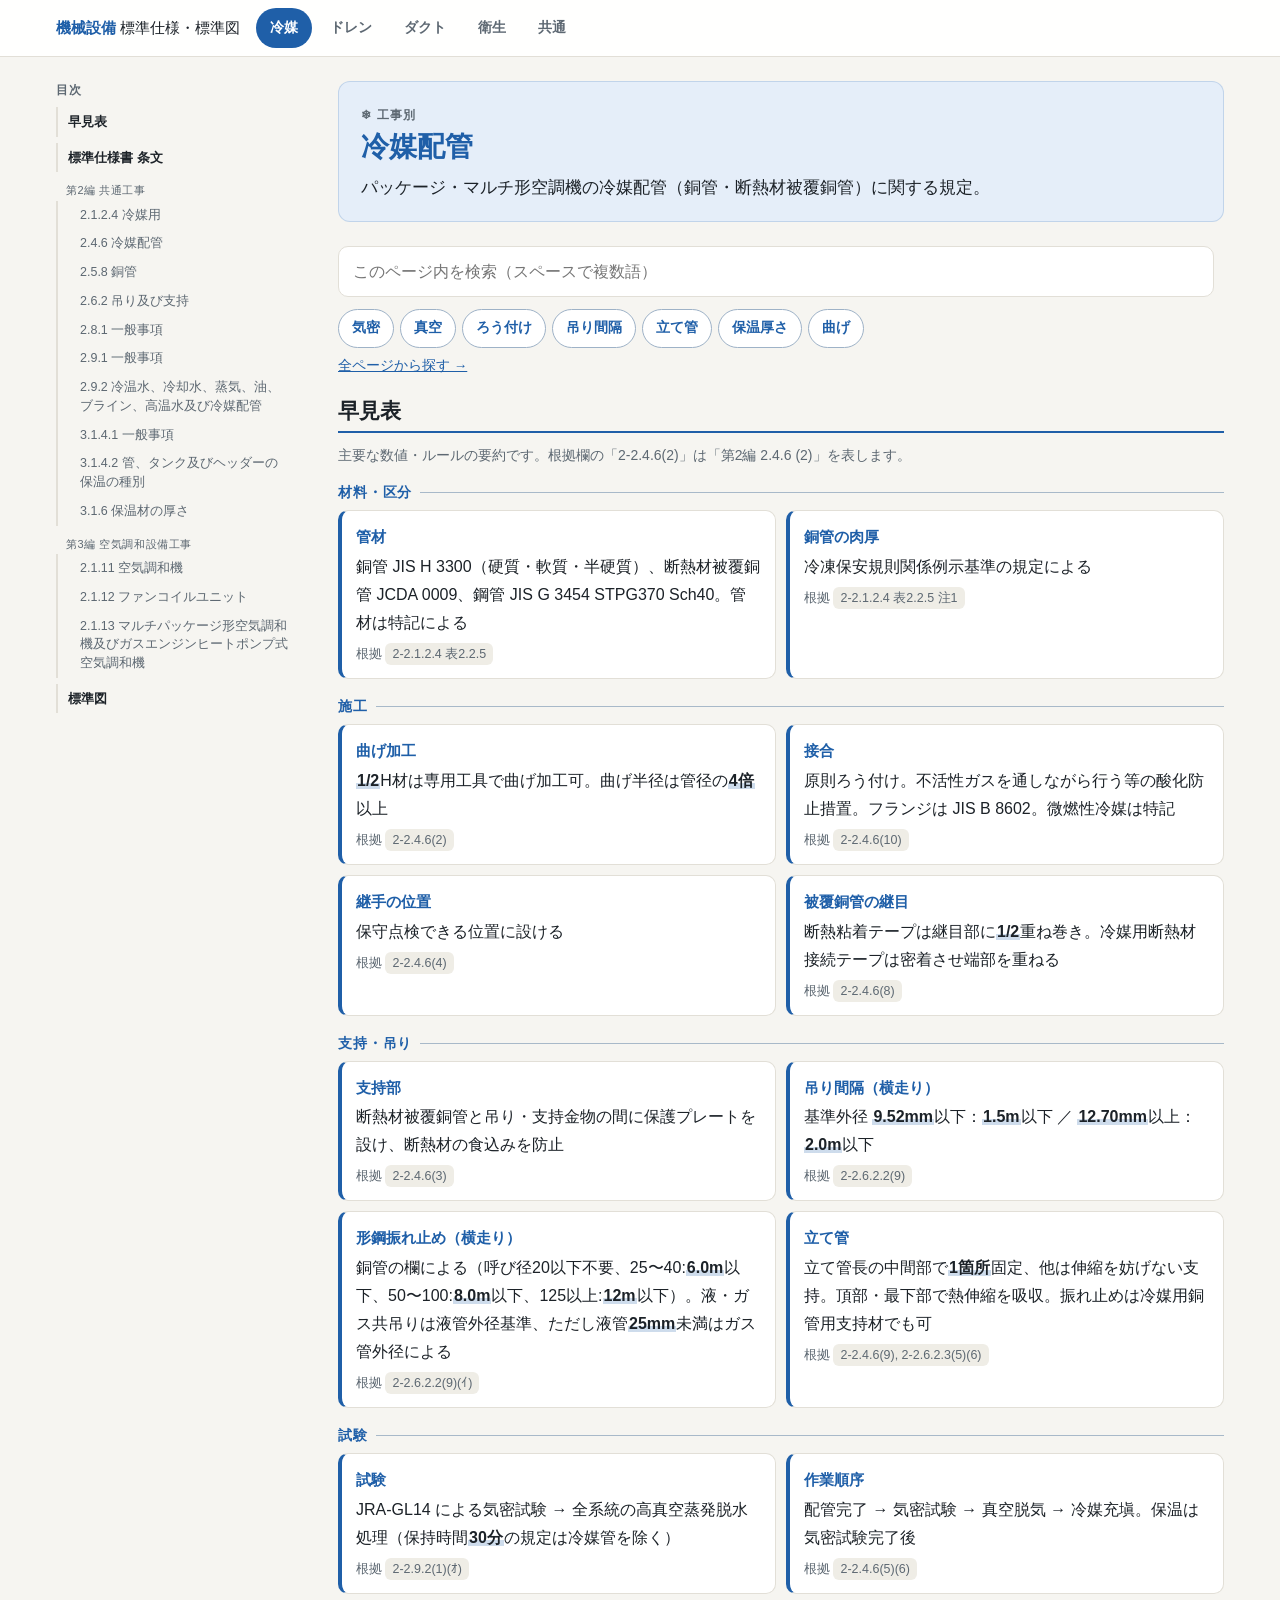
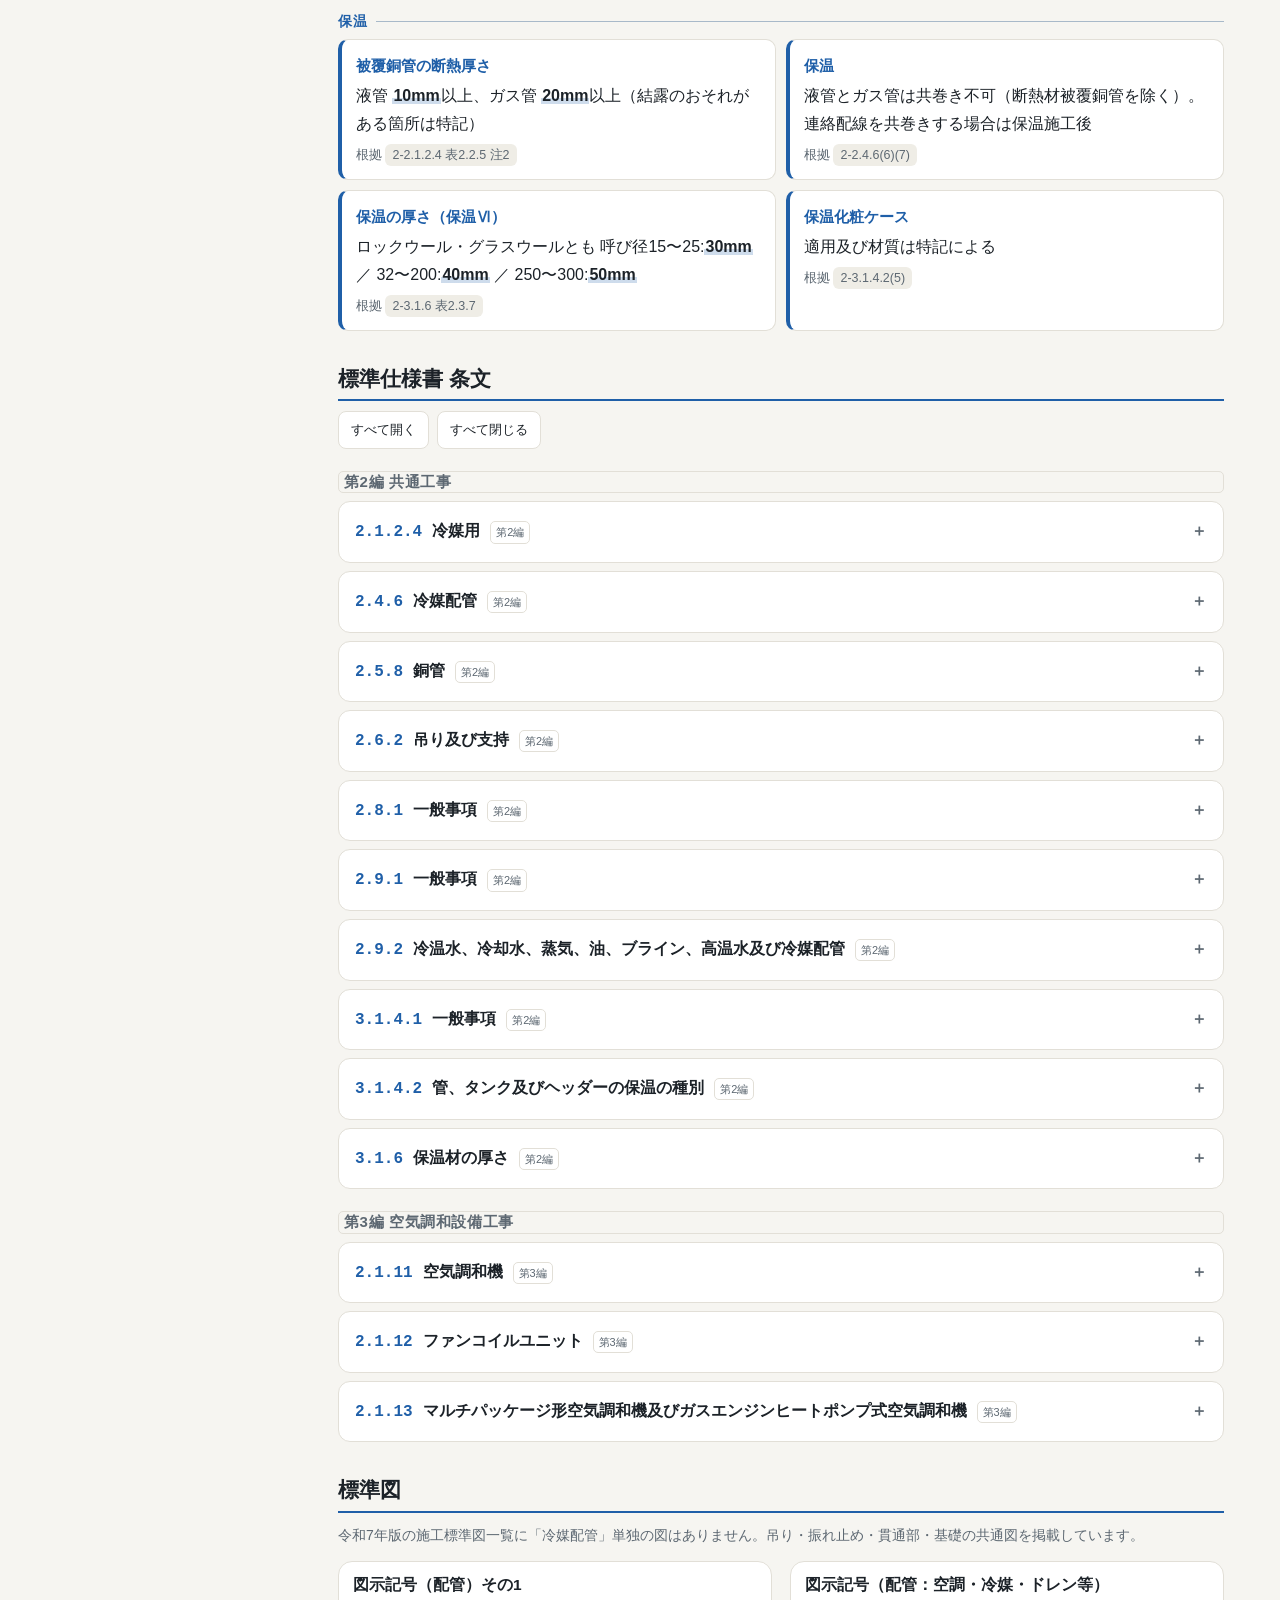
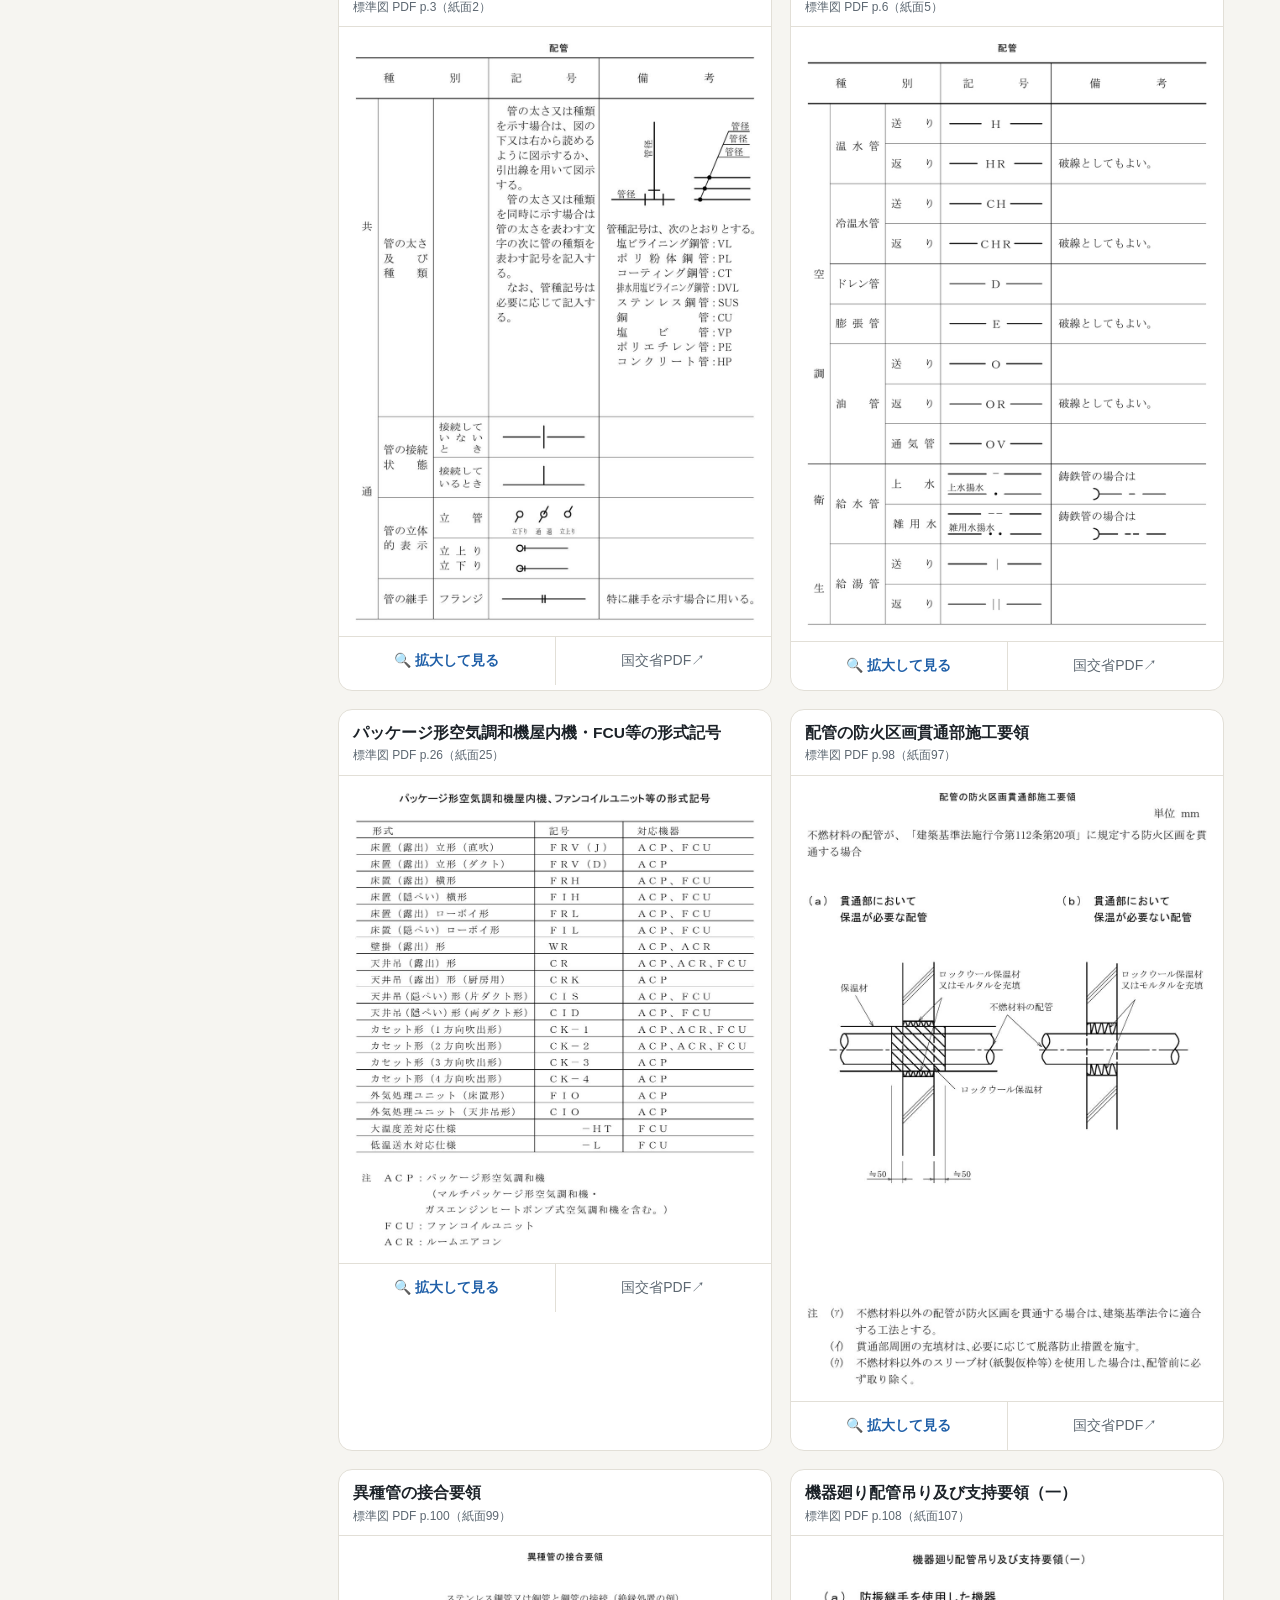
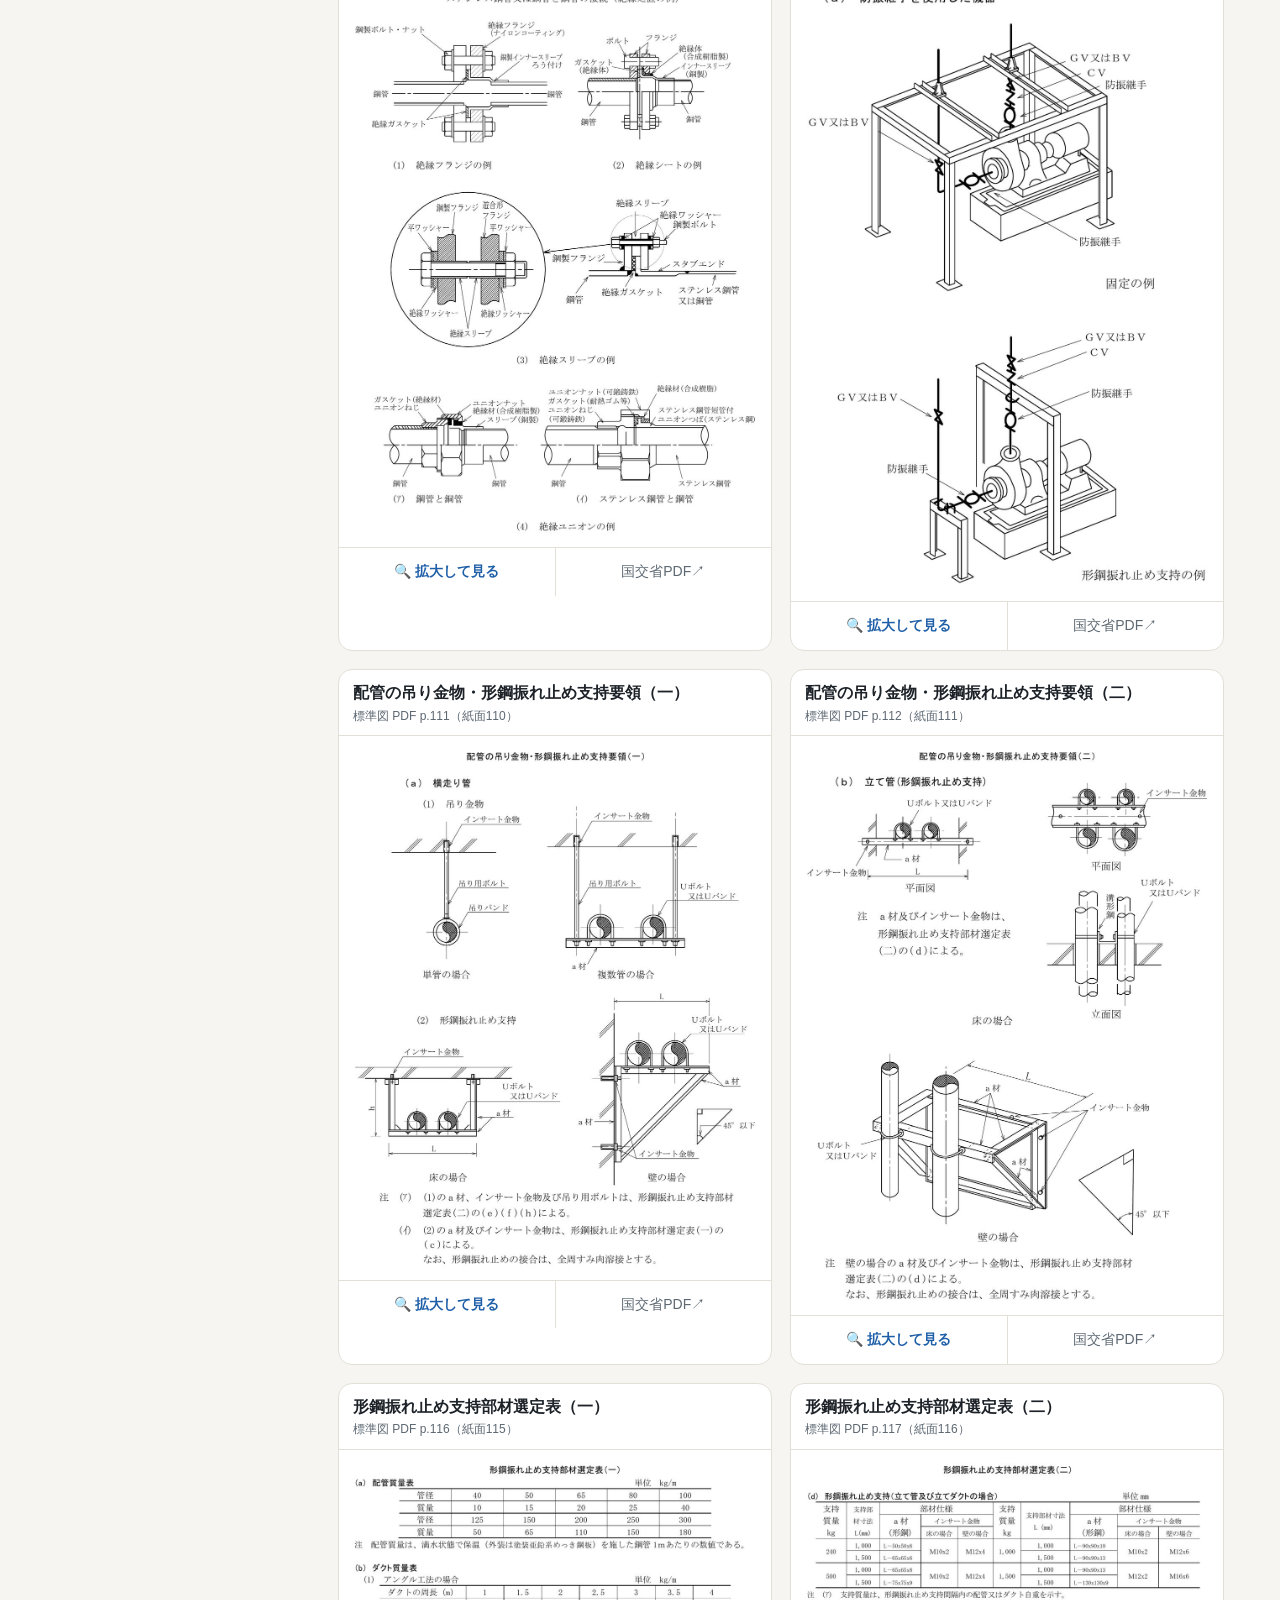
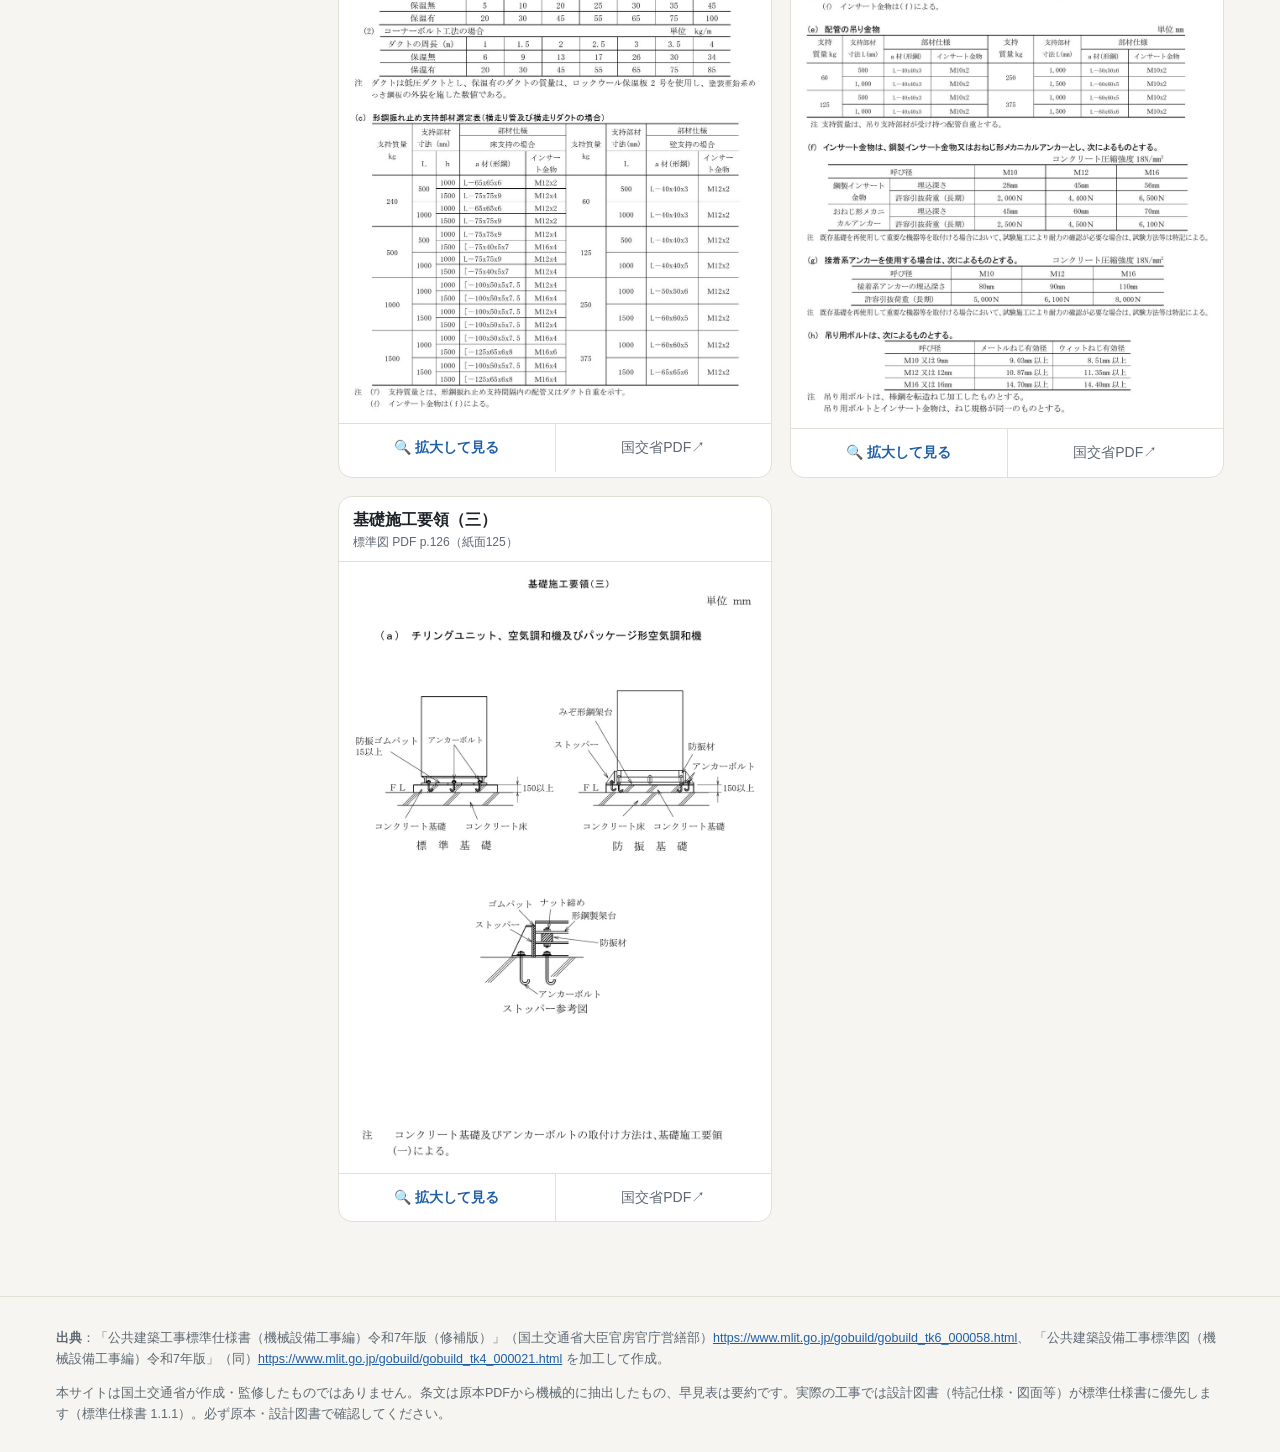
<file: reibai.html>
<!doctype html>
<html lang="ja"><head><meta charset="utf-8">
<meta name="viewport" content="width=device-width,initial-scale=1">
<title>冷媒配管｜国交省 機械設備 標準仕様書・標準図 工事別まとめ</title>
<meta name="description" content="冷媒配管：国交省標準仕様書・標準図（機械設備工事編 令和7年版）の該当条文・早見表・標準図">
<link rel="stylesheet" href="style.css">
</head><body data-work="reibai">
<header class="top"><div class="wrap">
<a class="brand" href="index.html"><b>機械設備</b> 標準仕様・標準図</a>
<nav class="tabs"><a href="reibai.html" class="on">冷媒</a><a href="drain.html" class="">ドレン</a><a href="duct.html" class="">ダクト</a><a href="eisei.html" class="">衛生</a><a href="kyotsu.html" class="">共通</a></nav>
</div></header>
<main class="wrap layout">
<aside class="toc"><div class="tocin"><p class="toch">目次</p><a href="#quick" class="">早見表</a><a href="#spec" class="">標準仕様書 条文</a><span class="tochen">第2編 共通工事</span><a href="#c2-2_1_2_4" class="sub">2.1.2.4 冷媒用</a><a href="#c2-2_4_6" class="sub">2.4.6 冷媒配管</a><a href="#c2-2_5_8" class="sub">2.5.8 銅管</a><a href="#c2-2_6_2" class="sub">2.6.2 吊り及び支持</a><a href="#c2-2_8_1" class="sub">2.8.1 一般事項</a><a href="#c2-2_9_1" class="sub">2.9.1 一般事項</a><a href="#c2-2_9_2" class="sub">2.9.2 冷温水、冷却水、蒸気、油、ブライン、高温水及び冷媒配管</a><a href="#c2-3_1_4_1" class="sub">3.1.4.1 一般事項</a><a href="#c2-3_1_4_2" class="sub">3.1.4.2 管、タンク及びヘッダーの保温の種別</a><a href="#c2-3_1_6" class="sub">3.1.6 保温材の厚さ</a><span class="tochen">第3編 空気調和設備工事</span><a href="#c3-2_1_11" class="sub">2.1.11 空気調和機</a><a href="#c3-2_1_12" class="sub">2.1.12 ファンコイルユニット</a><a href="#c3-2_1_13" class="sub">2.1.13 マルチパッケージ形空気調和機及びガスエンジンヒートポンプ式空気調和機</a><a href="#zu" class="">標準図</a></div></aside>
<div class="content">
<div class="hero h-reibai"><p class="kicker">❄ 工事別</p><h1>冷媒配管</h1><p>パッケージ・マルチ形空調機の冷媒配管（銅管・断熱材被覆銅管）に関する規定。</p></div>
<div class="search"><input id="q" type="search" placeholder="このページ内を検索（スペースで複数語）" autocomplete="off"><span id="qn"></span></div>
<div class="chips"><button type="button" class="chip" data-q="気密">気密</button><button type="button" class="chip" data-q="真空">真空</button><button type="button" class="chip" data-q="ろう付け">ろう付け</button><button type="button" class="chip" data-q="吊り 間隔">吊り間隔</button><button type="button" class="chip" data-q="立て管">立て管</button><button type="button" class="chip" data-q="保温 厚さ">保温厚さ</button><button type="button" class="chip" data-q="曲げ">曲げ</button></div>
<p class="allsearch"><a href="index.html#find">全ページから探す →</a></p>
<nav class="jump"><a href="#quick">早見表</a><a href="#spec">標準仕様書 条文</a><a href="#zu">標準図</a></nav>
<section id="quick"><h2>早見表</h2><p class="note">主要な数値・ルールの要約です。根拠欄の「2-2.4.6(2)」は「第2編 2.4.6 (2)」を表します。</p><div class="qcat"><h3>材料・区分</h3><div class="qlist"><div class="q" id="q-reibai-0"><div class="qk">管材</div><div class="qv">銅管 JIS H 3300（硬質・軟質・半硬質）、断熱材被覆銅管 JCDA 0009、鋼管 JIS G 3454 STPG370 Sch40。管材は特記による</div><div class="qr">根拠 <span class="ref">2-2.1.2.4 表2.2.5</span></div></div><div class="q" id="q-reibai-1"><div class="qk">銅管の肉厚</div><div class="qv">冷凍保安規則関係例示基準の規定による</div><div class="qr">根拠 <span class="ref">2-2.1.2.4 表2.2.5 注1</span></div></div></div></div><div class="qcat"><h3>施工</h3><div class="qlist"><div class="q" id="q-reibai-3"><div class="qk">曲げ加工</div><div class="qv"><strong>1/2</strong>H材は専用工具で曲げ加工可。曲げ半径は管径の<strong>4倍</strong>以上</div><div class="qr">根拠 <span class="ref">2-2.4.6(2)</span></div></div><div class="q" id="q-reibai-4"><div class="qk">接合</div><div class="qv">原則ろう付け。不活性ガスを通しながら行う等の酸化防止措置。フランジは JIS B 8602。微燃性冷媒は特記</div><div class="qr">根拠 <span class="ref">2-2.4.6(10)</span></div></div><div class="q" id="q-reibai-5"><div class="qk">継手の位置</div><div class="qv">保守点検できる位置に設ける</div><div class="qr">根拠 <span class="ref">2-2.4.6(4)</span></div></div><div class="q" id="q-reibai-13"><div class="qk">被覆銅管の継目</div><div class="qv">断熱粘着テープは継目部に<strong>1/2</strong>重ね巻き。冷媒用断熱材接続テープは密着させ端部を重ねる</div><div class="qr">根拠 <span class="ref">2-2.4.6(8)</span></div></div></div></div><div class="qcat"><h3>支持・吊り</h3><div class="qlist"><div class="q" id="q-reibai-6"><div class="qk">支持部</div><div class="qv">断熱材被覆銅管と吊り・支持金物の間に保護プレートを設け、断熱材の食込みを防止</div><div class="qr">根拠 <span class="ref">2-2.4.6(3)</span></div></div><div class="q" id="q-reibai-7"><div class="qk">吊り間隔（横走り）</div><div class="qv">基準外径 <strong>9.52mm</strong>以下：<strong>1.5m</strong>以下 ／ <strong>12.70mm</strong>以上：<strong>2.0m</strong>以下</div><div class="qr">根拠 <span class="ref">2-2.6.2.2(9)</span></div></div><div class="q" id="q-reibai-8"><div class="qk">形鋼振れ止め（横走り）</div><div class="qv">銅管の欄による（呼び径20以下不要、25〜40:<strong>6.0m</strong>以下、50〜100:<strong>8.0m</strong>以下、125以上:<strong>12m</strong>以下）。液・ガス共吊りは液管外径基準、ただし液管<strong>25mm</strong>未満はガス管外径による</div><div class="qr">根拠 <span class="ref">2-2.6.2.2(9)(ｲ)</span></div></div><div class="q" id="q-reibai-9"><div class="qk">立て管</div><div class="qv">立て管長の中間部で<strong>1箇所</strong>固定、他は伸縮を妨げない支持。頂部・最下部で熱伸縮を吸収。振れ止めは冷媒用銅管用支持材でも可</div><div class="qr">根拠 <span class="ref">2-2.4.6(9), 2-2.6.2.3(5)(6)</span></div></div></div></div><div class="qcat"><h3>試験</h3><div class="qlist"><div class="q" id="q-reibai-10"><div class="qk">試験</div><div class="qv">JRA-GL14 による気密試験 → 全系統の高真空蒸発脱水処理（保持時間<strong>30分</strong>の規定は冷媒管を除く）</div><div class="qr">根拠 <span class="ref">2-2.9.2(1)(ｵ)</span></div></div><div class="q" id="q-reibai-11"><div class="qk">作業順序</div><div class="qv">配管完了 → 気密試験 → 真空脱気 → 冷媒充塡。保温は気密試験完了後</div><div class="qr">根拠 <span class="ref">2-2.4.6(5)(6)</span></div></div></div></div><div class="qcat"><h3>保温</h3><div class="qlist"><div class="q" id="q-reibai-2"><div class="qk">被覆銅管の断熱厚さ</div><div class="qv">液管 <strong>10mm</strong>以上、ガス管 <strong>20mm</strong>以上（結露のおそれがある箇所は特記）</div><div class="qr">根拠 <span class="ref">2-2.1.2.4 表2.2.5 注2</span></div></div><div class="q" id="q-reibai-12"><div class="qk">保温</div><div class="qv">液管とガス管は共巻き不可（断熱材被覆銅管を除く）。連絡配線を共巻きする場合は保温施工後</div><div class="qr">根拠 <span class="ref">2-2.4.6(6)(7)</span></div></div><div class="q" id="q-reibai-14"><div class="qk">保温の厚さ（保温Ⅵ）</div><div class="qv">ロックウール・グラスウールとも 呼び径15〜25:<strong>30mm</strong> ／ 32〜200:<strong>40mm</strong> ／ 250〜300:<strong>50mm</strong></div><div class="qr">根拠 <span class="ref">2-3.1.6 表2.3.7</span></div></div><div class="q" id="q-reibai-15"><div class="qk">保温化粧ケース</div><div class="qv">適用及び材質は特記による</div><div class="qr">根拠 <span class="ref">2-3.1.4.2(5)</span></div></div></div></div></section><section id="spec"><h2>標準仕様書 条文</h2><div class="tools"><button type="button" data-act="open">すべて開く</button><button type="button" data-act="close">すべて閉じる</button></div><h3 class="hen">第2編 共通工事</h3><details class="cl" id="c2-2_1_2_4"><summary><span class="num">2.1.2.4</span><span class="ttl">冷媒用</span><span class="hen">第2編</span></summary><div class="body"><div class="pgs">原本ページ（タップで画像）：<a class="pg" href="img/spec/p028.jpg" data-full="img/spec/p028.jpg" data-cap="標準仕様書 PDF p.28（紙面27）">p.28<small>紙面27</small></a> <a class="ext" href="https://www.mlit.go.jp/gobuild/content/001967513.pdf#page=28" target="_blank" rel="noopener">国交省PDF↗</a></div><p class="l1">(1) 冷媒管及び継手の規格は、表 2.2.5 によるものとし、管材は特記による。</p>
<div class="tblbox"><a class="tblbtn" href="img/spec/p028.jpg" data-full="img/spec/p028.jpg" data-cap="標準仕様書 原本PDF 28ページ（表2.2.5 冷媒管及び継手）"><span class="ico">▦</span><span><b>表2.2.5 冷媒管及び継手</b><small>原本の表を画像で見る（PDF p.28／紙面27）</small></span></a><details class="tbltxt"><summary>テキストで表示（罫線が崩れます）</summary><pre class="tbl">                                               表2.2.5     冷媒管及び継手
                                                              規            格
              呼   称                                                                                備考
                                       番   号              名            称           種   別
管        銅         管             JIS H 3300        銅及び銅合金の継目無管             硬質、軟質又は半硬質
         鋼         管             JIS G 3454        圧力配管用炭素鋼鋼管              STPG 370
                                                                           黒管 Sch 40
         断熱材被覆銅管                 JCDA 0009         冷媒用断熱材被覆銅管              ポリエチレン保温材
                                                                           (難燃性)
継        銅管及び被覆銅管継               JIS H 3401        銅及び銅合金の管継手
手        手                       JCDA 0001         銅及び銅合金の管継手
                                 JIS B 8602        冷媒用管フランジ
         鋼管継手                    JIS B 8602        冷媒用管フランジ</pre></details></div>
<p class="l1 cont">注 1. 冷媒用銅管の肉厚は、冷凍保安規則関係例示基準の規定による。</p>
<div class="tblbox"><a class="tblbtn" href="img/spec/p028.jpg" data-full="img/spec/p028.jpg" data-cap="標準仕様書 原本PDF 28ページ（表）"><span class="ico">▦</span><span><b>表</b><small>原本の表を画像で見る（PDF p.28／紙面27）</small></span></a><details class="tbltxt"><summary>テキストで表示（罫線が崩れます）</summary><pre class="tbl">2.      断熱材被覆銅管の断熱厚さは、JCDA0009によるものとし、液管を10mm以上、ガス管を20mm以上とする。</pre></details></div>
<p class="l1 cont">なお、配管周辺の温湿度条件により、結露のおそれがある箇所の断熱厚さは、特記による。</p></div></details><details class="cl" id="c2-2_4_6"><summary><span class="num">2.4.6</span><span class="ttl">冷媒配管</span><span class="hen">第2編</span></summary><div class="body"><div class="pgs">原本ページ（タップで画像）：<a class="pg" href="img/spec/p051.jpg" data-full="img/spec/p051.jpg" data-cap="標準仕様書 PDF p.51（紙面50）">p.51<small>紙面50</small></a> <a class="pg" href="img/spec/p052.jpg" data-full="img/spec/p052.jpg" data-cap="標準仕様書 PDF p.52（紙面51）">p.52<small>紙面51</small></a> <a class="ext" href="https://www.mlit.go.jp/gobuild/content/001967513.pdf#page=51" target="_blank" rel="noopener">国交省PDF↗</a></div><p class="l1">(1) 冷媒管は、冷媒及び潤滑油循環が正常な運転に支障のないよう施工する。</p>
<p class="l1">(2) 銅管材質 1/2H 材は、専用工具を用いて曲げ加工としてもよい。ただし、曲げ半径は管径の４倍以上とする。</p>
<p class="l1">(3) 冷媒管の支持受け材として保護プレートを、断熱材被覆銅管と吊り金物、支持金物又は固定金物との間に設け、自重による断熱材の食込みを防止する。</p>
<p class="l1">(4) 冷媒管の継手は、保守点検できる位置に設ける。</p>
<p class="l1">(5) 配管完了後、気密試験及び真空脱気し、冷媒の充塡作業を行う。</p>
<p class="l1">(6) 保温工事は、気密試験完了後に行う。また、液管とガス管は共巻きしてはならない。ただし、断熱材被覆銅管の場合を除く。</p>
<p class="l1">(7) 屋内機と屋外機の連絡配線は、電気容量に対して十分適合するものを用いる。冷媒管と共巻きする場合は、冷媒管の保温施工後に共巻きする。また、屋内機と屋外機の専用配線部品等は、製造者の標準仕様としてもよい。</p>
<p class="l1">(8) 断熱材被覆銅管の断熱材の接合部は、以下により、すき間が生じないよう施工する。</p>
<p class="l2">(ｱ) 断熱粘着テープは、伸縮量を考慮して、断熱材の継目部に 1/2 重ね巻きとする。</p>
<p class="l2">(ｲ) 冷媒用断熱材接続テープは、断熱材表面に密着し、端部はテープが重なるように巻き付ける。</p>
<p class="l1">(9) 冷媒管の立て管は、2.6.2「吊り及び支持」の当該事項によるものとし、管の熱伸縮量を頂部及び最下部において吸収する措置を講ずる。</p>
<p class="l1">(10) 冷媒配管の接合は、原則として、ろう付けとし、次の(ｱ)による。</p>
<p class="l1 cont">なお、フランジ継手を使用する場合は次の(ｲ)による。ただし、微燃性冷媒を使用する場合は、特記による。</p>
<p class="l2">(ｱ) 冷媒管のろう付け及び溶接作業は、配管内に不活性ガスを通しながら行う等の酸化防止措置を講ずる。</p>
<p class="l2">(ｲ) フランジ接合の場合は、JIS B 8602「冷媒用管フランジ」によるものとし、管とフランジの接合は、ろう付け又は溶接とする。</p></div></details><details class="cl" id="c2-2_5_8"><summary><span class="num">2.5.8</span><span class="ttl">銅管</span><span class="hen">第2編</span></summary><div class="body"><div class="pgs">原本ページ（タップで画像）：<a class="pg" href="img/spec/p057.jpg" data-full="img/spec/p057.jpg" data-cap="標準仕様書 PDF p.57（紙面56）">p.57<small>紙面56</small></a> <a class="ext" href="https://www.mlit.go.jp/gobuild/content/001967513.pdf#page=57" target="_blank" rel="noopener">国交省PDF↗</a></div><p class="l1">(1) 水配管の接合は、差込接合又はメカニカル接合とし、次による。</p>
<p class="l2">(ｱ) 差込接合の場合は、取外しの必要な箇所には、呼び径 32 以下は銅製ユニオン継手、呼び径 40 以上はフランジ継手を使用する。また、差込接合は、管の外面及び継手の内面を十分に清掃した後、管を継手に正しく差込み、適温に加熱して、呼び径 32 以下ははんだ（軟ろう）又はろう（硬ろう）、呼び径 40 以上はろう（硬ろう）を流し込む。</p>
<p class="l2 cont">なお、直近に弁等がある場合には、高温による変形を起こさないように養生して行う。</p>
<p class="l2">(ｲ) メカニカル接合の場合は、呼び径 25 以下に適用し、監督職員の承諾を受け、JCDA0002「銅配管用銅及び銅合金の機械的管継手の性能基準」を満足した継手により接合する。</p>
<p class="l1">(2) 冷媒配管の接合は、2.4.6「冷媒配管」による。</p></div></details><details class="cl" id="c2-2_6_2"><summary><span class="num">2.6.2</span><span class="ttl">吊り及び支持</span><span class="hen">第2編</span></summary><div class="body"><div class="pgs">原本ページ（タップで画像）：<a class="pg" href="img/spec/p064.jpg" data-full="img/spec/p064.jpg" data-cap="標準仕様書 PDF p.64（紙面63）">p.64<small>紙面63</small></a> <a class="pg" href="img/spec/p065.jpg" data-full="img/spec/p065.jpg" data-cap="標準仕様書 PDF p.65（紙面64）">p.65<small>紙面64</small></a> <a class="pg" href="img/spec/p066.jpg" data-full="img/spec/p066.jpg" data-cap="標準仕様書 PDF p.66（紙面65）">p.66<small>紙面65</small></a> <a class="ext" href="https://www.mlit.go.jp/gobuild/content/001967513.pdf#page=64" target="_blank" rel="noopener">国交省PDF↗</a></div><h4 class="sub">2.6.2.1 一般事項</h4>
<p class="l1">(1) 屋内の配管の吊り、支持等の施工要領は、標準図（配管の吊り金物・形鋼振れ止め支持要領（一）、配管の吊り金物・形鋼振れ止め支持要領（二）、立て管の床固定要領）による。</p>
<p class="l1">(2) 屋上の配管の施工要領は、標準図（屋上配管支持施工要領）によるものとし、防水層に支障のないよう施工する。</p>
<p class="l1 cont">なお、適用箇所は特記による。</p>
<p class="l1">(3) 外壁の配管の施工要領は、特記による。特記がなければ、配管の荷重を支持できる支持金物等を用いる。</p>
<p class="l1">(4) 機器廻りの配管は、地震時等に加わる過大な力、機器の振動、管内流体の脈動等による力を抑えるために、次の固定又は支持を行う。</p>
<p class="l2">(ｱ) 冷凍機、ポンプ等に接続する呼び径 100 以上の配管は、床より形鋼で固定する。</p>
<p class="l2">(ｲ) 呼び径 80 以下の配管、空気調和機及びタンク類に接続する配管は、形鋼振れ止め支持とする。</p>
<p class="l2 cont">なお、施工要領は、標準図（機器廻り配管吊り及び支持要領（一）、機器廻り配管吊り及び支持要領（二））による。</p>
<p class="l1">(5) ステンレス鋼管及び銅管の支持及び固定に鋼製又は鋳鉄製の金物を使用する場合は、合成樹脂を被覆した支持及び固定金具を用いるか、ゴムシート又は合成樹脂の絶縁テープ等を介して取付ける。</p>
<p class="l1 cont">なお、合成樹脂が破損しないように、締付ける。</p>
<p class="l1">(6) インサート金物は、吊り用ボルトに対し、適正なサイズのものを選定する。</p>
<p class="l1">(7) 壁貫通等で、形鋼による振れ止めと同等に振れを防止できる場合は、貫通部及び吊りをもって振れ止め支持とみなしてもよい。</p>
<h4 class="sub">2.6.2.2 横走り管の吊り及び支持</h4>
<p class="l1">(1) 横走り管は、吊り金物による吊り及び形鋼振れ止め支持を表 2.2.20 により行う。また、形鋼振れ止め支持を行う横走り主管の末端部には、形鋼振れ止め支持を行う。</p>
<div class="tblbox"><a class="tblbtn" href="img/spec/p065.jpg" data-full="img/spec/p065.jpg" data-cap="標準仕様書 原本PDF 65ページ（表2.2.20 横走り管の吊り及び振れ止め支持間隔）"><span class="ico">▦</span><span><b>表2.2.20 横走り管の吊り及び振れ止め支持間隔</b><small>原本の表を画像で見る（PDF p.65／紙面64）</small></span></a><details class="tbltxt"><summary>テキストで表示（罫線が崩れます）</summary><pre class="tbl">                     表2.2.20 横走り管の吊り及び振れ止め支持間隔
               呼び径
分   類                  15    20   25    32   40   50   65   80   100 125 150 200 250   300
吊り金物    鋼管及び                            2.0ｍ以下                             3.0ｍ以下
による吊    ステンレス鋼管
り       塩ビ管、                           1.0ｍ以下                             2.0ｍ以下
        耐火二層管及び
        ポリエチレン管
        銅        管                     1.0ｍ以下                             2.0ｍ以下
                      0.6ｍ                   1.0ｍ以               1.6m
        ポリブテン管                0.7ｍ以下                   1.3ｍ以下                 ―
                      以下                      下                  以下
形鋼振れ    鋼管及び                      ―                    8.0ｍ以下               12ｍ以下
止め支持    ステンレス鋼管
        塩ビ管、            ――         6.0ｍ以下              8.0ｍ以下               12ｍ以下
        耐火二層管、
        ポリエチレン管
        及びポリブテン管
        銅        管      ――         6.0ｍ以下              8.0ｍ以下               12ｍ以下</pre></details></div>
<p class="l1">(2) 次の配管の形鋼振れ止め支持は不要とし、必要な場合の支持間隔は特記による。</p>
<p class="l2">(ｱ) 鋼管及びステンレス鋼管の呼び径 40 以下</p>
<p class="l2">(ｲ) 塩ビ管、耐火二層管、ポリエチレン管、ポリブテン管及び銅管の呼び径 20 以下</p>
<p class="l2">(ｳ) 配管の吊り用ボルトの長さが均一で、200mm 以下の場合</p>
<p class="l1">(3) 直管部の長さが 25m を超える場合は、25m 以内ごとに、直管方向の形鋼振れ止め支持を行う。ただし、表 2.2.20 で形鋼振れ止め支持を規定していない呼び径の配管は不要とする。</p>
<p class="l1">(4) 吊り用ボルトは、吊り荷重により適正なボルト径のものを選定する。ただし、鋼管及びステンレス鋼管の横走り管の吊り用ボルトの径は、配管呼び径 100 以下は呼称 M10 又は呼び径 9、呼び径 125 以上 200 以下は呼称 M12 又は呼び径 12、呼び径 250 以上は呼称 M16 又は呼び径 16 としてもよい。</p>
<p class="l1">(5) ハウジング形管継手で接合されている呼び径 100 以上の配管は、吊り材長さが 400mm 以下の場合、吊り材に曲げ応力が生じないように、吊り用ボルトに替えてアイボルト、鎖等を使用して吊る（可動式のみ、固定式は除く。）。</p>
<p class="l1">(6) 電動弁等の重量物及び可とう性を有する継手（排水鋼管用可とう継手、ハウジング形管継手(可動式)等）を使用する場合は、表 2.2.20 のほか、その直近で吊る。曲部及び分岐箇所は、必要に応じて支持する。</p>
<p class="l1">(7) 蒸気管の横走り管を、形鋼振れ止め支持により下方より支持する場合には、ローラ金物等を使用する。</p>
<p class="l1">(8) 蒸気管の横走り管は、伸縮管継手と固定点との中間に標準図（伸縮管継手の固定及びガイド・座屈防止用形鋼振れ止め支持施工要領）による座屈防止用形鋼振れ止め支持を設ける。</p>
<p class="l1">(9) 冷媒用銅管の吊り、支持等は次による。</p>
<p class="l2">(ｱ) 吊り金物の間隔は、銅管の基準外径が 9.52mm 以下の場合は 1.5ｍ以下、12.70mm 以上の場合は 2.0ｍ以下とする。</p>
<p class="l2">(ｲ) 形鋼振れ止め支持間隔は銅管による。ただし、液管・ガス管共吊りの場合は、液管の外径とするが、液管 25mm 未満の形鋼振れ止めの支持間隔は、ガス管の外径による。</p>
<p class="l2">(ｳ) 冷媒管と制御線を共吊りする場合は、支持部で制御線に損傷を与えないようにする。</p>
<h4 class="sub">2.6.2.3 立て管の支持</h4>
<p class="l1">(1) 複数階にわたって設置する立て管は、表 2.2.21 により固定(床)及び形鋼振れ止め支持を行う。</p>
<div class="tblbox"><a class="tblbtn" href="img/spec/p066.jpg" data-full="img/spec/p066.jpg" data-cap="標準仕様書 原本PDF 66ページ（表 2.2.21 立て管の固定(床)及び振れ止め箇所）"><span class="ico">▦</span><span><b>表 2.2.21 立て管の固定(床)及び振れ止め箇所</b><small>原本の表を画像で見る（PDF p.66／紙面65）</small></span></a><details class="tbltxt"><summary>テキストで表示（罫線が崩れます）</summary><pre class="tbl">        表 2.2.21 立て管の固定(床)及び振れ止め箇所
施工の種別               管種                施工場所
          鋼管及びステンレス鋼管           最下階の床又は最上階の床
固定(床)
          (呼び径80以下は不要としてもよい。)
形鋼振れ      鋼管及びステンレス鋼管           各階１箇所
止め支持      塩ビ管、耐火二層管及び           各階１箇所
          ポリエチレン管
          銅管                    各階１箇所</pre></details></div>
<p class="l1">(2) 呼び径80以下の配管の固定(床)は、不要としてもよい。</p>
<p class="l1">(3) 鋼管及びステンレス鋼管で、床貫通等により振れが防止されている場合は、形鋼振れ止め支持を3階ごとに1箇所としてもよい｡</p>
<p class="l1 cont">なお、排水用可とう継手を使用する場合は、最下階の床に１箇所設ける。</p>
<p class="l1">(4) 耐火二層管の立て管に伸縮継手を取付ける場合で伸縮継手直下に床貫通の振れ止め支持がされている場合は、伸縮継手の形鋼振れ止め支持の固定と共用してもよい。</p>
<p class="l1">(5) 冷媒用銅管の立て管の振れ止めは、形鋼による支持に代えて、冷媒用銅管用の支持材を用いても良い。</p>
<p class="l1">(6) 冷媒用銅管の立て管は、立て管長の中間部で１箇所固定し、他は配管の温度変化による伸縮を妨げない支持とする。</p></div></details><details class="cl" id="c2-2_8_1"><summary><span class="num">2.8.1</span><span class="ttl">一般事項</span><span class="hen">第2編</span></summary><div class="body"><div class="pgs">原本ページ（タップで画像）：<a class="pg" href="img/spec/p068.jpg" data-full="img/spec/p068.jpg" data-cap="標準仕様書 PDF p.68（紙面67）">p.68<small>紙面67</small></a> <a class="ext" href="https://www.mlit.go.jp/gobuild/content/001967513.pdf#page=68" target="_blank" rel="noopener">国交省PDF↗</a></div><p class="l1">(1) 建築基準法施行令（昭和 25 年政令第 338 号）第 112 条第 20 項に規定する準耐火構造等の防火区画等を不燃材料の配管が貫通する場合は、その隙間をモルタル又はロックウール保温材で充塡する。また、不燃材料以外の配管が防火区画等を貫通する場合は、建築基準法令に適合する工法とする。</p>
<p class="l1 cont">なお、施工要領は、標準図（配管の防火区画貫通部施工要領）による。</p>
<p class="l1">(2) 保温を行わない配管で、天井、床、壁等を貫通する見え掛り部には、管座金を取付ける。</p>
<p class="l1">(3) 外壁を貫通する配管とスリーブとの隙間は、バックアップ材等を充塡し、シーリング材によりシーリングし、水密を確保する。</p>
<p class="l1">(4) 地中部分で水密を要する部分のスリーブは、つば付き鋼管とし、配管はスリーブと触れないように施工する。</p></div></details><details class="cl" id="c2-2_9_1"><summary><span class="num">2.9.1</span><span class="ttl">一般事項</span><span class="hen">第2編</span></summary><div class="body"><div class="pgs">原本ページ（タップで画像）：<a class="pg" href="img/spec/p068.jpg" data-full="img/spec/p068.jpg" data-cap="標準仕様書 PDF p.68（紙面67）">p.68<small>紙面67</small></a> <a class="ext" href="https://www.mlit.go.jp/gobuild/content/001967513.pdf#page=68" target="_blank" rel="noopener">国交省PDF↗</a></div><p class="l1">(1) 試験は、以下のいずれかの施工前に行う。</p>
<p class="l2">(ｱ) 隠ぺい又は埋戻し</p>
<p class="l2">(ｲ) 配管完了後の塗装（ねじ部のさび止めペイントは除く。）</p>
<p class="l2">(ｳ) 保温施工</p></div></details><details class="cl" id="c2-2_9_2"><summary><span class="num">2.9.2</span><span class="ttl">冷温水、冷却水、蒸気、油、ブライン、高温水及び冷媒配管</span><span class="hen">第2編</span></summary><div class="body"><div class="pgs">原本ページ（タップで画像）：<a class="pg" href="img/spec/p068.jpg" data-full="img/spec/p068.jpg" data-cap="標準仕様書 PDF p.68（紙面67）">p.68<small>紙面67</small></a> <a class="ext" href="https://www.mlit.go.jp/gobuild/content/001967513.pdf#page=68" target="_blank" rel="noopener">国交省PDF↗</a></div><p class="l1">(1) 次の圧力値による耐圧試験を行う。</p>
<p class="l1 cont">なお、保持時間は、冷媒管を除き、最小 30 分とする。</p>
<p class="l2">(ｱ) 蒸気管及び高温水管は水圧試験とし、最高使用圧力の２倍の圧力（その値が 0.2MPa 未満の場合は、0.2MPa）とする。</p>
<p class="l2">(ｲ) 油管は空気圧試験とし、最大常用圧力の 1.5 倍の圧力とする。</p>
<p class="l2">(ｳ) 水配管は水圧試験とし、最高使用圧力の 1.5 倍の圧力（その値が 0.75MPa 未満の場合は、0.75MPa）とする。</p>
<p class="l2">(ｴ) ブライン管は水圧試験とし、最高使用圧力の 1.5 倍の圧力（その値が 0.75MPa 未満の場合は、0.75MPa）とする。</p>
<p class="l2">(ｵ) 冷媒管は、JRA-GL14「フロン類を用いた冷凍空調機器の冷媒漏えいガイドライン」による気密試験を行う。気密試験後は、全系統の高真空蒸発脱水処理を行う。</p></div></details><details class="cl" id="c2-3_1_4_1"><summary><span class="num">3.1.4.1</span><span class="ttl">一般事項</span><span class="hen">第2編</span></summary><div class="body"><div class="pgs">原本ページ（タップで画像）：<a class="pg" href="img/spec/p074.jpg" data-full="img/spec/p074.jpg" data-cap="標準仕様書 PDF p.74（紙面73）">p.74<small>紙面73</small></a> <a class="pg" href="img/spec/p075.jpg" data-full="img/spec/p075.jpg" data-cap="標準仕様書 PDF p.75（紙面74）">p.75<small>紙面74</small></a> <a class="pg" href="img/spec/p076.jpg" data-full="img/spec/p076.jpg" data-cap="標準仕様書 PDF p.76（紙面75）">p.76<small>紙面75</small></a> <a class="ext" href="https://www.mlit.go.jp/gobuild/content/001967513.pdf#page=74" target="_blank" rel="noopener">国交省PDF↗</a></div><p class="l1">(1) 空気調和設備工事の保温の種別及び厚さは、(2)及び(3)によるほか、表 2.3.2 による。</p>
<p class="l1">(2) 空調用のドレン管の保温は、3.1.5「給排水衛生設備工事」排水管の項による。</p>
<p class="l1">(3) 以下のダクト、機器、管、弁、フランジ等の保温を行う場合は、保温の適用、種別及び厚さを特記する。</p>
<p class="l2">(ｱ) 換気用ダクト</p>
<p class="l2">(ｲ) 外気取入れ用ダクト</p>
<p class="l2">(ｳ) 排気用ダクト</p>
<p class="l2">(ｴ) 厨房排気用ダクト</p>
<p class="l2">(ｵ) 空調している建物内の還りダクト</p>
<p class="l2">(ｶ) 屋内外露出排煙ダクト</p>
<p class="l2">(ｷ) 暗渠内（ピット内を含む。）のダクト</p>
<p class="l2">(ｸ) 内貼りしたダクト及び内貼りしたチャンバー</p>
<p class="l2">(ｹ) 断熱材付きフレキシブルダクト及びたわみ継手</p>
<p class="l2">(ｺ) 屋外露出の煙道及び煙突</p>
<p class="l2">(ｻ) ユニット形空気調和機及びコンパクト形空気調和機</p>
<p class="l2">(ｼ) 送風機</p>
<p class="l2">(ｽ) ポンプ</p>
<p class="l2">(ｾ) オイルサービスタンク及びオイルタンク</p>
<p class="l2">(ｿ) 空調用密閉形隔膜式膨張タンク</p>
<p class="l2">(ﾀ) プレート形熱交換器</p>
<p class="l2">(ﾁ) 共同溝に設置する配管</p>
<p class="l2">(ﾂ) 放熱器廻り蒸気管及び温水管</p>
<p class="l2">(ﾃ) 蒸気還管</p>
<p class="l2">(ﾄ) 蒸気管及び温水管で、屋内及び暗渠内の弁、フランジ、伸縮管継手、防振継手、フレキシブルジョイント、各種装置廻りの配管等</p>
<p class="l2">(ﾅ) 冷凍機の冷却水管</p>
<p class="l2">(ﾆ) ポンプ廻りの防振継手、フレキシブルジョイント</p>
<p class="l2">(ﾇ) 各種タンク類のオーバーフロー管及びドレン管（冷水及び冷温水タンクの第一バルブまでを除く。）</p>
<p class="l2">(ﾈ) エア抜弁以降の配管及び排泥弁以降の配管</p>
<p class="l2">(ﾉ) 油管</p>
<p class="l2">(ﾊ) 断熱材被覆銅管</p>
<div class="tblbox"><a class="tblbtn" href="img/spec/p075.jpg" data-full="img/spec/p075.jpg" data-cap="標準仕様書 原本PDF 75ページ（表 2.3.2 空気調和設備工事の保温の種別及び厚さ）"><span class="ico">▦</span><span><b>表 2.3.2 空気調和設備工事の保温の種別及び厚さ</b><small>原本の表を画像で見る（PDF p.75／紙面74）</small></span></a><details class="tbltxt"><summary>テキストで表示（罫線が崩れます）</summary><pre class="tbl">                      表 2.3.2     空気調和設備工事の保温の種別及び厚さ
                                               保温の種別
                                          施工箇所
                                          天井内、      暗渠内                     厚
        区       分      屋内露出        機械室、                    多湿箇
                                          パイプ及びダク   (ピット            保温材料    さ
                       (一般居        書庫、                     所、屋
                                          トシャフト内、   内を含
                       室、廊下)       倉庫                      外露出
                                          空隙壁中      む。)
    温       水   管
                         A1、A 3      Ｂ         C2      Ｄ    E２      ア・イ     Ⅰ
    (膨張管を含む。)
    蒸       気   管
管
□   (低圧(0.1MPa 未満)の      A1、A 3      Ｂ         C2      Ｄ    E２      ア・イ     Ⅱ
継
手   蒸気)
及   冷水・冷温水管
び                        A1、A 3      Ｂ         C1      Ｄ    E２      ア・イ・ウ   Ⅲ
弁   (膨張管を含む。)
類
を   冷水管
含                                    Ｂ         C1                    ウ      Ⅳ
    (冷水温度 2～4℃)
む
□   ブライン管
□                        A1、A 3      Ｂ         C1      Ｄ    E２       ウ      Ⅴ
    (ブライン温度-10℃)
    冷媒管
                         A1、A 3      Ｂ         C1      Ｄ    E２      ア・イ     Ⅵ
    (断熱材被覆銅管を除く。)
    冷水タンク、
    冷温水タンク、
                                     F１                    F2、F 3   ア・イ・ウ   Ⅸ
タ   冷水ヘッダー、
ン   冷温水ヘッダー
ク
及   温水タンク、
び
ヘ   還水タンク、
□
ダ   温水ヘッダー、                          G１                    G2、G 3   ア・イ     Ⅸ
□   蒸気ヘッダー、
    熱交換器
    開放形膨張タンク                         G１                    G2、G 3   ア・イ     Ⅷ
一
般   長方形ダクト                J１         Ｉ         Ｉ            K２      ア・イ     Ⅺ
ダ
ク
    スパイラルダクト              O１         Ｎ         Ｎ            P２      ア・イ     Ⅺ
ト
消   サプライチャンバー                        Ｍ         Ｍ                    ア・イ     Ⅸ
音
内   消音チャンバー、
                                     Ｌ         Ｌ                    ア・イ     Ⅷ
貼   消音エルボ
排
煙
    長       方   形                              Ｉ                     ア      Ⅺ
ダ
ク   円           形                              Ｎ                     ア      Ⅺ
ト
煙   長       方   形                    H１                              ア      Ⅹ
道   円           形                    H１                              ア      Ⅹ</pre></details></div>
<p class="l1 cont">注 1. 建築基準法施行令第112条第20項に規定する準耐火構造の防火区画等を貫通する冷水管及び冷温水管の保温は、その貫通する部分をロックウール保温材で行う。</p>
<div class="tblbox"><a class="tblbtn" href="img/spec/p076.jpg" data-full="img/spec/p076.jpg" data-cap="標準仕様書 原本PDF 76ページ（表）"><span class="ico">▦</span><span><b>表</b><small>原本の表を画像で見る（PDF p.76／紙面75）</small></span></a><details class="tbltxt"><summary>テキストで表示（罫線が崩れます）</summary><pre class="tbl">2.    ダクトのフランジ部（補強を含む。）は、厚さ25mmの保温材の重ね巻きを行うか、ダクトの保温厚さを
     フランジ高さ+10mm以上とする。（送風温度が14℃以上の場合）
3.    保温の種別の記号は、3.1.4.2「管、タンク及びヘッダーの保温の種別」及び3.1.4.3「ダクトの保温の
     種別」による。
4.    保温の厚さの記号は、3.1.6「保温材の厚さ」による。
5.    保温の施工箇所の多湿箇所は、浴室、厨房等を含む。</pre></details></div>
<p class="l2 cont">なお、厨房の天井内は含まない。</p>
<div class="tblbox"><a class="tblbtn" href="img/spec/p076.jpg" data-full="img/spec/p076.jpg" data-cap="標準仕様書 原本PDF 76ページ（表）"><span class="ico">▦</span><span><b>表</b><small>原本の表を画像で見る（PDF p.76／紙面75）</small></span></a><details class="tbltxt"><summary>テキストで表示（罫線が崩れます）</summary><pre class="tbl">6.    保温の施工箇所の屋外露出は、バルコニー及び開放廊下を含む。
7.    保温の施工箇所の空欄部分で保温を行う場合は、保温の適用、種別及び厚さを特記する。</pre></details></div></div></details><details class="cl" id="c2-3_1_4_2"><summary><span class="num">3.1.4.2</span><span class="ttl">管、タンク及びヘッダーの保温の種別</span><span class="hen">第2編</span></summary><div class="body"><div class="pgs">原本ページ（タップで画像）：<a class="pg" href="img/spec/p076.jpg" data-full="img/spec/p076.jpg" data-cap="標準仕様書 PDF p.76（紙面75）">p.76<small>紙面75</small></a> <a class="pg" href="img/spec/p077.jpg" data-full="img/spec/p077.jpg" data-cap="標準仕様書 PDF p.77（紙面76）">p.77<small>紙面76</small></a> <a class="pg" href="img/spec/p078.jpg" data-full="img/spec/p078.jpg" data-cap="標準仕様書 PDF p.78（紙面77）">p.78<small>紙面77</small></a> <a class="ext" href="https://www.mlit.go.jp/gobuild/content/001967513.pdf#page=76" target="_blank" rel="noopener">国交省PDF↗</a></div><p class="l1">(1) 管、タンク及びヘッダーの保温の種別は、表2.3.3のほか、次による。</p>
<p class="l1">(2) 冷水及び冷温水用の露出配管で、呼び径65以上の弁、ストレーナ等は、ビス等により容易に着脱できる金属製カバー（屋外はステンレス鋼板又は溶融アルミニウム－亜鉛鉄板、屋内は塗装亜鉛系めっき鋼板）による外装を施す。</p>
<p class="l1">(3) 金属板仕上げの機器類は、必要により鋼枠を使用する。</p>
<p class="l1">(4) ステンレス鋼板製のタンク類（SUS444製を除く。）は、エポキシ系塗装により保温材と絶縁する。</p>
<p class="l1">(5) 冷媒管(断熱材被覆銅管を含む)の保温化粧ケースの適用及び材質は、特記による。</p>
<div class="tblbox"><a class="tblbtn" href="img/spec/p077.jpg" data-full="img/spec/p077.jpg" data-cap="標準仕様書 原本PDF 77ページ（表2.3.3 保温の種別による材料及び施工順序(管、タンク及びヘッダー)）"><span class="ico">▦</span><span><b>表2.3.3 保温の種別による材料及び施工順序(管、タンク及びヘッダー)</b><small>原本の表を画像で見る（PDF p.77／紙面76）</small></span></a><details class="tbltxt"><summary>テキストで表示（罫線が崩れます）</summary><pre class="tbl">              表2.3.3    保温の種別による材料及び施工順序(管、タンク及びヘッダー)
    保                          材料及び施工順序
    温         (ア)ロックウール       (イ)グラスウール           (ウ)ポリスチレン
    の                                                               参考使用区分
    種              保温材             保温材                 フォーム保温材
    別
              １保    温    筒    １保    温    筒        １保    温   筒      屋内露出
         共    ２鉄         線    ２鉄         線        ２粘着テープ           （一般居室、廊下）
         通    ３ポリエチレン         ３ポリエチレン             ３ポリエチレン
                フィルム           フィルム                フィルム
Ａ
         A1   ４合成樹脂製カバー１      ４合成樹脂製カバー１          ４合成樹脂製カバー１
         A2   ４合成樹脂製カバー２      ４合成樹脂製カバー２          ４合成樹脂製カバー２
         A3   ４合成樹脂製カバー３      ４合成樹脂製カバー３          ４合成樹脂製カバー３
              １保    温    筒    １保    温    筒        １保    温   筒      機械室、
              ２鉄         線    ２鉄         線        ２粘着テープ           書庫、
              ３ポリエチレン         ３ポリエチレン             ３ポリエチレン          倉庫
    Ｂ           フィルム           フィルム                フィルム
              ４原         紙    ４原         紙        ４アルミガラス
              ５アルミガラス         ５アルミガラス              クロス
                クロス            クロス
              １保    温    筒    １保    温    筒        １保    温   筒      天井内、
              ２鉄         線    ２鉄         線        ２粘着テープ           パイプシャフト内、
              ３ポリエチレン         ３ポリエチレン             ３ポリエチレン          空隙壁中
    C１
                フィルム           フィルム                フィルム
              ４アルミガラス         ４アルミガラス             ４アルミガラス
                クロス            クロス                 クロス
              １アルミガラスク        １アルミガラスク                             Ｃ ２ は温水管、
                ロス化粧保温筒        ロス化粧保温筒                  ――         蒸気管に適用
    C２
              ２アルミガラスク        ２アルミガラスク
                ロス粘着テープ        ロス粘着テープ
              １保 温 筒          １保 温 筒              １保 温 筒           暗渠内
              ２鉄        線     ２鉄        線         ２粘着テープ           （ピット内を含む｡）
              ３ポリエチレン         ３ポリエチレン             ３ポリエチレン
    Ｄ           フィルム           フィルム                フィルム
              ４着色アルミガラス       ４着色アルミガラス           ４着色アルミガラス
                クロス            クロス                 クロス
                    １保   温   筒    １保   温   筒        １保   温   筒      多湿箇所、
               共    ２鉄       線    ２鉄       線        ２粘着テープ          屋外露出
               通    ３ポリエチレン       ３ポリエチレン           ３ポリエチレン
                     フィルム          フィルム              フィルム
         Ｅ     E1   ４塗装亜鉛系めっき鋼板   ４塗装亜鉛系めっき鋼板       ４塗装亜鉛系めっき鋼板
               E2   ４ステンレス鋼板      ４ステンレス鋼板          ４ステンレス鋼板
                    ４溶融アルミニウ      ４溶融アルミニウ          ４溶融アルミニウム－
               E3    ム－亜鉛鉄板        ム－亜鉛鉄板            亜鉛鉄板
                    １鋲            １鋲                １鋲又は接着剤         冷温水ヘッダー、
                    ２保   温   板    ２保   温   板        ２保   温   板      冷水ヘッダー、
               共
               通    ３ポリエチレン       ３ポリエチレン           ３ポリエチレン         冷温水タンク、
                     フィルム          フィルム              フィルム           冷水タンク
         Ｆ
                    ４鉄       線    ４鉄       線        ４鉄       線
               F1   ５塗装亜鉛系めっき鋼板   ５塗装亜鉛系めっき鋼板       ５塗装亜鉛系めっき鋼板
               F2   ５ステンレス鋼板      ５ステンレス鋼板          ５ステンレス鋼板
                    ５溶融アルミニウ      ５溶融アルミニウ          ５溶融アルミニウム－
               F3
                     ム－亜鉛鉄板        ム－亜鉛鉄板            亜鉛鉄板
                    １鋲            １鋲                                還水タンク、
               共
               通    ２保   温   板    ２保   温   板             ――         膨張タンク、
                    ３鉄       線    ３鉄       線                        温水タンク、
         Ｇ     G1   ４塗装亜鉛系めっき鋼板   ４塗装亜鉛系めっき鋼板            ――         温水ヘッダー、
               G2   ４ステンレス鋼板      ４ステンレス鋼板               ――         蒸気ヘッダー、
                    ４溶融アルミニウ      ４溶融アルミニウ                          熱交換器
               G3                                        ――
                     ム－亜鉛鉄板        ム－亜鉛鉄板
               共    １ブランケット                                         煙道
               通    ２鉄       線
         Ｈ                             ――                ――
               H1   ３塗装亜鉛系めっき鋼板
               H2   ３ステンレス鋼板</pre></details></div>
<p class="l1 cont">注 1. 蒸気管及び温水管の施工種別Ａ、Ｂ、Ｃは、ポリエチレンフィルムを除く。</p>
<div class="tblbox"><a class="tblbtn" href="img/spec/p078.jpg" data-full="img/spec/p078.jpg" data-cap="標準仕様書 原本PDF 78ページ（表）"><span class="ico">▦</span><span><b>表</b><small>原本の表を画像で見る（PDF p.78／紙面77）</small></span></a><details class="tbltxt"><summary>テキストで表示（罫線が崩れます）</summary><pre class="tbl">2.       ロックウール保温筒又は保温板の使用困難な箇所は、保温帯、フェルト又はブランケットを使用しても
     よい。
3.   グラスウール保温筒又は保温板の使用困難な箇所は、保温帯又は波形保温板を使用してもよい。
4.   ポリスチレンフォーム保温筒の使用困難な箇所は、ロックウール保温帯、ロックウールフェルト、グラ
     スウール保温帯又は波形保温板を使用してもよい。
5.    冷媒管の保温施工種別Ｂ、Ｅで保温化粧ケースを使用する場合は、施工順序の４及び５は必要としない。
6.   施工種別Ｂの材料及び施工順序４、５に替え、アルミガラス化粧原紙を使用してもよい。
7.   参考使用区分の多湿箇所は、浴室、厨房等を含む。</pre></details></div>
<p class="l1 cont">なお、厨房の天井内は含まない。</p>
<div class="tblbox"><a class="tblbtn" href="img/spec/p078.jpg" data-full="img/spec/p078.jpg" data-cap="標準仕様書 原本PDF 78ページ（表）"><span class="ico">▦</span><span><b>表</b><small>原本の表を画像で見る（PDF p.78／紙面77）</small></span></a><details class="tbltxt"><summary>テキストで表示（罫線が崩れます）</summary><pre class="tbl">8.   参考使用区分の屋外露出は、バルコニー及び開放廊下を含む。</pre></details></div></div></details><details class="cl" id="c2-3_1_6"><summary><span class="num">3.1.6</span><span class="ttl">保温材の厚さ</span><span class="hen">第2編</span></summary><div class="body"><div class="pgs">原本ページ（タップで画像）：<a class="pg" href="img/spec/p084.jpg" data-full="img/spec/p084.jpg" data-cap="標準仕様書 PDF p.84（紙面83）">p.84<small>紙面83</small></a> <a class="ext" href="https://www.mlit.go.jp/gobuild/content/001967513.pdf#page=84" target="_blank" rel="noopener">国交省PDF↗</a></div><p class="l1">(1) 空気調和設備工事及び給排水衛生設備工事の保温材の厚さは、表 2.3.7 による。</p>
<p class="l1 cont">なお、寒冷地等で、これによることができない場合は、特記による。</p>
<div class="tblbox"><a class="tblbtn" href="img/spec/p084.jpg" data-full="img/spec/p084.jpg" data-cap="標準仕様書 原本PDF 84ページ（表2.3.7 保温材の厚さ （単位 mm））"><span class="ico">▦</span><span><b>表2.3.7 保温材の厚さ （単位 mm）</b><small>原本の表を画像で見る（PDF p.84／紙面83）</small></span></a><details class="tbltxt"><summary>テキストで表示（罫線が崩れます）</summary><pre class="tbl">                                                   表2.3.7    保温材の厚さ                                           （単位   mm）
 呼び径
             15    20   25   32    40   50   65   80 100 125 150 200 250 300                       参考使用区分
保温
の種別
Ⅰ        ア                        20                        25                  40        ロックウール 温水管
                                                                                                        給湯管
         イ                        20                        25                  40        グラスウール
Ⅱ        ア         20              30                            40                       ロックウール 蒸気管
                                                                                                        (低圧(0.1MPa未満))
         イ         20              30                            40                       グラスウール
Ⅲ        ア         30                              40                                50   ロックウール 冷水管
                                                                                                        冷温水管
         イ         30                              40                                50   グラスウール
         ウ         30                              40                                50   ﾎﾟﾘｽﾁﾚﾝﾌｫｰﾑ
Ⅳ        ウ        30                    40                                 50             ﾎﾟﾘｽﾁﾚﾝﾌｫｰﾑ   冷水管
                                                                                                        (冷水温度2～4℃)
Ⅴ        ウ         40                   50                            65                  ﾎﾟﾘｽﾁﾚﾝﾌｫｰﾑ   ブライン管
                                                                                                        (ﾌﾞﾗｲﾝ温度－10℃)
Ⅵ        ア         30                              40                                50   ロックウール 冷媒管
         イ         30                              40                                50   グラスウール
Ⅶ        ア                        20                        25                  40        ロックウール 給水管
                                                                                                        排水管
         イ                        20                        25                  40        グラスウール
         ウ                        20                                  25                  ﾎﾟﾘｽﾁﾚﾝﾌｫｰﾑ
    Ⅷ                                             25                                      タンク及びヘッダー、排気筒、煙
    Ⅸ                                             50                                      道、消音内貼
    Ⅹ                                             75
    XI       屋内露出（機械室、書庫、倉庫）及び隠ぺい部は25                                                     一般ダクト、排煙ダクト
             屋内露出（一般居室、廊下）、多湿箇所及び屋外露出は50</pre></details></div></div></details><h3 class="hen">第3編 空気調和設備工事</h3><details class="cl" id="c3-2_1_11"><summary><span class="num">2.1.11</span><span class="ttl">空気調和機</span><span class="hen">第3編</span></summary><div class="body"><div class="pgs">原本ページ（タップで画像）：<a class="pg" href="img/spec/p171.jpg" data-full="img/spec/p171.jpg" data-cap="標準仕様書 PDF p.171（紙面170）">p.171<small>紙面170</small></a> <a class="ext" href="https://www.mlit.go.jp/gobuild/content/001967513.pdf#page=171" target="_blank" rel="noopener">国交省PDF↗</a></div><p class="l1">(1) ユニット形空気調和機、コンパクト形空気調和機及びパッケージ形空気調和機の基礎は、標準図（基礎施工要領（三））による。</p>
<p class="l1">(2) パッケージ形空気調和機の屋外機の据付けに際し、ショートサーキット、障害物、騒音等の影響がないことを確認する。</p></div></details><details class="cl" id="c3-2_1_12"><summary><span class="num">2.1.12</span><span class="ttl">ファンコイルユニット</span><span class="hen">第3編</span></summary><div class="body"><div class="pgs">原本ページ（タップで画像）：<a class="pg" href="img/spec/p171.jpg" data-full="img/spec/p171.jpg" data-cap="標準仕様書 PDF p.171（紙面170）">p.171<small>紙面170</small></a> <a class="ext" href="https://www.mlit.go.jp/gobuild/content/001967513.pdf#page=171" target="_blank" rel="noopener">国交省PDF↗</a></div><p class="l1">(1) 床置形は、固定金物又は補強された取付け穴を用いて、壁又は床に取付ける。</p>
<p class="l1">(2) 天井吊形等は、吊り用ボルト等で行い、振れ止めを施したものとする。</p>
<p class="l1">(3) 天井吊形等の設置例を、標準図（吊りボルトによる機器振れ止めの施工例）に示す。</p></div></details><details class="cl" id="c3-2_1_13"><summary><span class="num">2.1.13</span><span class="ttl">マルチパッケージ形空気調和機及びガスエンジンヒートポンプ式空気調和機</span><span class="hen">第3編</span></summary><div class="body"><div class="pgs">原本ページ（タップで画像）：<a class="pg" href="img/spec/p171.jpg" data-full="img/spec/p171.jpg" data-cap="標準仕様書 PDF p.171（紙面170）">p.171<small>紙面170</small></a> <a class="ext" href="https://www.mlit.go.jp/gobuild/content/001967513.pdf#page=171" target="_blank" rel="noopener">国交省PDF↗</a></div><p class="l1">(1) 屋内機の設置は、次による。</p>
<p class="l2">(ｱ) 床置形の基礎は、標準図（基礎施工要領（三））による。</p>
<p class="l2">(ｲ) 天井吊形及びカセット形の設置は、2.1.12「ファンコイルユニット」の当該事項による。</p>
<p class="l1">(2) 屋外機の据付けに際し、ショートサーキット、障害物、騒音等の影響がないことを確認する。</p></div></details></section><section id="zu"><h2>標準図</h2><p class="note">令和7年版の施工標準図一覧に「冷媒配管」単独の図はありません。吊り・振れ止め・貫通部・基礎の共通図を掲載しています。</p><div class="zugrid"><figure class="zu" id="z3"><figcaption><b>図示記号（配管）その1</b><span>標準図 PDF p.3（紙面2）</span></figcaption><a class="zuimg" href="img/zu/p003.jpg" data-full="img/zu/p003.jpg" data-cap="標準図 p.3：図示記号（配管）その1"><img loading="lazy" decoding="async" src="img/zu/m003.jpg" width="1000" height="1420" alt="図示記号（配管）その1"></a><div class="zubar"><a href="img/zu/p003.jpg" data-full="img/zu/p003.jpg" data-cap="標準図 p.3：図示記号（配管）その1">🔍 拡大して見る</a><a href="https://www.mlit.go.jp/gobuild/content/001888832.pdf#page=3" target="_blank" rel="noopener">国交省PDF↗</a></div></figure><figure class="zu" id="z6"><figcaption><b>図示記号（配管：空調・冷媒・ドレン等）</b><span>標準図 PDF p.6（紙面5）</span></figcaption><a class="zuimg" href="img/zu/p006.jpg" data-full="img/zu/p006.jpg" data-cap="標準図 p.6：図示記号（配管：空調・冷媒・ドレン等）"><img loading="lazy" decoding="async" src="img/zu/m006.jpg" width="1000" height="1432" alt="図示記号（配管：空調・冷媒・ドレン等）"></a><div class="zubar"><a href="img/zu/p006.jpg" data-full="img/zu/p006.jpg" data-cap="標準図 p.6：図示記号（配管：空調・冷媒・ドレン等）">🔍 拡大して見る</a><a href="https://www.mlit.go.jp/gobuild/content/001888832.pdf#page=6" target="_blank" rel="noopener">国交省PDF↗</a></div></figure><figure class="zu" id="z26"><figcaption><b>パッケージ形空気調和機屋内機・FCU等の形式記号</b><span>標準図 PDF p.26（紙面25）</span></figcaption><a class="zuimg" href="img/zu/p026.jpg" data-full="img/zu/p026.jpg" data-cap="標準図 p.26：パッケージ形空気調和機屋内機・FCU等の形式記号"><img loading="lazy" decoding="async" src="img/zu/m026.jpg" width="1000" height="1131" alt="パッケージ形空気調和機屋内機・FCU等の形式記号"></a><div class="zubar"><a href="img/zu/p026.jpg" data-full="img/zu/p026.jpg" data-cap="標準図 p.26：パッケージ形空気調和機屋内機・FCU等の形式記号">🔍 拡大して見る</a><a href="https://www.mlit.go.jp/gobuild/content/001888832.pdf#page=26" target="_blank" rel="noopener">国交省PDF↗</a></div></figure><figure class="zu" id="z98"><figcaption><b>配管の防火区画貫通部施工要領</b><span>標準図 PDF p.98（紙面97）</span></figcaption><a class="zuimg" href="img/zu/p098.jpg" data-full="img/zu/p098.jpg" data-cap="標準図 p.98：配管の防火区画貫通部施工要領"><img loading="lazy" decoding="async" src="img/zu/m098.jpg" width="1000" height="1461" alt="配管の防火区画貫通部施工要領"></a><div class="zubar"><a href="img/zu/p098.jpg" data-full="img/zu/p098.jpg" data-cap="標準図 p.98：配管の防火区画貫通部施工要領">🔍 拡大して見る</a><a href="https://www.mlit.go.jp/gobuild/content/001888832.pdf#page=98" target="_blank" rel="noopener">国交省PDF↗</a></div></figure><figure class="zu" id="z100"><figcaption><b>異種管の接合要領</b><span>標準図 PDF p.100（紙面99）</span></figcaption><a class="zuimg" href="img/zu/p100.jpg" data-full="img/zu/p100.jpg" data-cap="標準図 p.100：異種管の接合要領"><img loading="lazy" decoding="async" src="img/zu/m100.jpg" width="1000" height="1427" alt="異種管の接合要領"></a><div class="zubar"><a href="img/zu/p100.jpg" data-full="img/zu/p100.jpg" data-cap="標準図 p.100：異種管の接合要領">🔍 拡大して見る</a><a href="https://www.mlit.go.jp/gobuild/content/001888832.pdf#page=100" target="_blank" rel="noopener">国交省PDF↗</a></div></figure><figure class="zu" id="z108"><figcaption><b>機器廻り配管吊り及び支持要領（一）</b><span>標準図 PDF p.108（紙面107）</span></figcaption><a class="zuimg" href="img/zu/p108.jpg" data-full="img/zu/p108.jpg" data-cap="標準図 p.108：機器廻り配管吊り及び支持要領（一）"><img loading="lazy" decoding="async" src="img/zu/m108.jpg" width="1000" height="1556" alt="機器廻り配管吊り及び支持要領（一）"></a><div class="zubar"><a href="img/zu/p108.jpg" data-full="img/zu/p108.jpg" data-cap="標準図 p.108：機器廻り配管吊り及び支持要領（一）">🔍 拡大して見る</a><a href="https://www.mlit.go.jp/gobuild/content/001888832.pdf#page=108" target="_blank" rel="noopener">国交省PDF↗</a></div></figure><figure class="zu" id="z111"><figcaption><b>配管の吊り金物・形鋼振れ止め支持要領（一）</b><span>標準図 PDF p.111（紙面110）</span></figcaption><a class="zuimg" href="img/zu/p111.jpg" data-full="img/zu/p111.jpg" data-cap="標準図 p.111：配管の吊り金物・形鋼振れ止め支持要領（一）"><img loading="lazy" decoding="async" src="img/zu/m111.jpg" width="1000" height="1265" alt="配管の吊り金物・形鋼振れ止め支持要領（一）"></a><div class="zubar"><a href="img/zu/p111.jpg" data-full="img/zu/p111.jpg" data-cap="標準図 p.111：配管の吊り金物・形鋼振れ止め支持要領（一）">🔍 拡大して見る</a><a href="https://www.mlit.go.jp/gobuild/content/001888832.pdf#page=111" target="_blank" rel="noopener">国交省PDF↗</a></div></figure><figure class="zu" id="z112"><figcaption><b>配管の吊り金物・形鋼振れ止め支持要領（二）</b><span>標準図 PDF p.112（紙面111）</span></figcaption><a class="zuimg" href="img/zu/p112.jpg" data-full="img/zu/p112.jpg" data-cap="標準図 p.112：配管の吊り金物・形鋼振れ止め支持要領（二）"><img loading="lazy" decoding="async" src="img/zu/m112.jpg" width="1000" height="1349" alt="配管の吊り金物・形鋼振れ止め支持要領（二）"></a><div class="zubar"><a href="img/zu/p112.jpg" data-full="img/zu/p112.jpg" data-cap="標準図 p.112：配管の吊り金物・形鋼振れ止め支持要領（二）">🔍 拡大して見る</a><a href="https://www.mlit.go.jp/gobuild/content/001888832.pdf#page=112" target="_blank" rel="noopener">国交省PDF↗</a></div></figure><figure class="zu" id="z116"><figcaption><b>形鋼振れ止め支持部材選定表（一）</b><span>標準図 PDF p.116（紙面115）</span></figcaption><a class="zuimg" href="img/zu/p116.jpg" data-full="img/zu/p116.jpg" data-cap="標準図 p.116：形鋼振れ止め支持部材選定表（一）"><img loading="lazy" decoding="async" src="img/zu/m116.jpg" width="1000" height="1337" alt="形鋼振れ止め支持部材選定表（一）"></a><div class="zubar"><a href="img/zu/p116.jpg" data-full="img/zu/p116.jpg" data-cap="標準図 p.116：形鋼振れ止め支持部材選定表（一）">🔍 拡大して見る</a><a href="https://www.mlit.go.jp/gobuild/content/001888832.pdf#page=116" target="_blank" rel="noopener">国交省PDF↗</a></div></figure><figure class="zu" id="z117"><figcaption><b>形鋼振れ止め支持部材選定表（二）</b><span>標準図 PDF p.117（紙面116）</span></figcaption><a class="zuimg" href="img/zu/p117.jpg" data-full="img/zu/p117.jpg" data-cap="標準図 p.117：形鋼振れ止め支持部材選定表（二）"><img loading="lazy" decoding="async" src="img/zu/m117.jpg" width="1000" height="1348" alt="形鋼振れ止め支持部材選定表（二）"></a><div class="zubar"><a href="img/zu/p117.jpg" data-full="img/zu/p117.jpg" data-cap="標準図 p.117：形鋼振れ止め支持部材選定表（二）">🔍 拡大して見る</a><a href="https://www.mlit.go.jp/gobuild/content/001888832.pdf#page=117" target="_blank" rel="noopener">国交省PDF↗</a></div></figure><figure class="zu" id="z126"><figcaption><b>基礎施工要領（三）</b><span>標準図 PDF p.126（紙面125）</span></figcaption><a class="zuimg" href="img/zu/p126.jpg" data-full="img/zu/p126.jpg" data-cap="標準図 p.126：基礎施工要領（三）"><img loading="lazy" decoding="async" src="img/zu/m126.jpg" width="1000" height="1424" alt="基礎施工要領（三）"></a><div class="zubar"><a href="img/zu/p126.jpg" data-full="img/zu/p126.jpg" data-cap="標準図 p.126：基礎施工要領（三）">🔍 拡大して見る</a><a href="https://www.mlit.go.jp/gobuild/content/001888832.pdf#page=126" target="_blank" rel="noopener">国交省PDF↗</a></div></figure></div></section>
</div></main>
<footer class="foot"><div class="wrap">
<p><b>出典</b>：「公共建築工事標準仕様書（機械設備工事編）令和7年版（修補版）」（国土交通省大臣官房官庁営繕部）<a href="https://www.mlit.go.jp/gobuild/gobuild_tk6_000058.html" target="_blank" rel="noopener">https://www.mlit.go.jp/gobuild/gobuild_tk6_000058.html</a>、
「公共建築設備工事標準図（機械設備工事編）令和7年版」（同）<a href="https://www.mlit.go.jp/gobuild/gobuild_tk4_000021.html" target="_blank" rel="noopener">https://www.mlit.go.jp/gobuild/gobuild_tk4_000021.html</a> を加工して作成。</p>
<p>本サイトは国土交通省が作成・監修したものではありません。条文は原本PDFから機械的に抽出したもの、早見表は要約です。実際の工事では設計図書（特記仕様・図面等）が標準仕様書に優先します（標準仕様書 1.1.1）。必ず原本・設計図書で確認してください。</p>
</div></footer>
<dialog id="lb"><div class="lbbar"><span id="lbcap"></span><button id="lbout" type="button" aria-label="縮小">－</button><span id="lbz">100%</span><button id="lbin" type="button" aria-label="拡大">＋</button><a id="lbopen" target="_blank" rel="noopener">別タブ</a><button id="lbclose" type="button">✕</button></div><div class="lbimg"><img id="lbimg" alt=""></div></dialog>
<script src="app.js"></script>
</body></html>
</file>
<file: style.css>
:root{
  --bg:#f6f5f1;--card:#fff;--ink:#1c2228;--muted:#5d6872;--line:#e2dfd7;--soft:#efede6;
  --acc:#3d4651;--accs:#e9ebee;--mark:#ffe58a;
  --r:12px;--font:"Hiragino Sans","Hiragino Kaku Gothic ProN","Noto Sans JP","Yu Gothic UI","Yu Gothic",Meiryo,sans-serif;
  --mono:"Noto Sans Mono CJK JP","Osaka-Mono","MS Gothic",ui-monospace,monospace;
}
body[data-work="reibai"],.h-reibai{--acc:#1f5fa8;--accs:#e5eef9}
body[data-work="drain"],.h-drain{--acc:#0b7f86;--accs:#e1f3f3}
body[data-work="duct"],.h-duct{--acc:#b0561a;--accs:#f9ebe0}
body[data-work="eisei"],.h-eisei{--acc:#2e7a3a;--accs:#e5f2e6}
body[data-work="kyotsu"],.h-kyotsu{--acc:#555c68;--accs:#ebecee}
@media (prefers-color-scheme:dark){
  :root{--bg:#14171a;--card:#1c2025;--ink:#e6e8ea;--muted:#9aa4ad;--line:#2d333a;--soft:#22272d;--mark:#6b5a12}
  body[data-work="reibai"],.h-reibai{--acc:#7fb2ec;--accs:#1b2a3b}
  body[data-work="drain"],.h-drain{--acc:#5cc8cc;--accs:#16302f}
  body[data-work="duct"],.h-duct{--acc:#eda26a;--accs:#352418}
  body[data-work="eisei"],.h-eisei{--acc:#86cf8f;--accs:#1a2e1c}
  body[data-work="kyotsu"],.h-kyotsu{--acc:#b3b9c3;--accs:#262a30}
  img{filter:none}
  .zu img,.lbimg img{background:#fff}
}
*{box-sizing:border-box}
html{scroll-padding-top:140px;-webkit-text-size-adjust:100%}
body{margin:0;background:var(--bg);color:var(--ink);font-family:var(--font);font-size:16px;line-height:1.75}
a{color:var(--acc)}
.wrap{max-width:1200px;margin:0 auto;padding:0 16px}
h1,h2,h3,h4{line-height:1.35;font-feature-settings:"palt"}

/* header */
.top{position:sticky;top:0;z-index:20;background:color-mix(in srgb,var(--card) 92%,transparent);backdrop-filter:blur(8px);border-bottom:1px solid var(--line)}
.top .wrap{display:flex;align-items:center;gap:16px;min-height:56px;flex-wrap:wrap}
.brand{color:var(--ink);text-decoration:none;font-size:15px;white-space:nowrap}
.brand b{color:var(--acc)}
.tabs{display:flex;gap:4px;overflow-x:auto;scrollbar-width:none;flex:1}
.tabs::-webkit-scrollbar{display:none}
.tabs a{flex:none;padding:7px 14px;border-radius:999px;text-decoration:none;color:var(--muted);font-size:14px;font-weight:600}
.tabs a:hover{background:var(--soft);color:var(--ink)}
.tabs a.on{background:var(--acc);color:#fff}
@media (prefers-color-scheme:dark){.tabs a.on{color:#111}}
@media (max-width:640px){
  .top .wrap{gap:4px;padding-top:8px;padding-bottom:6px}
  .tabs{flex-basis:100%}
}

/* layout */
.layout{display:grid;grid-template-columns:250px minmax(0,1fr);gap:32px;padding-top:24px;padding-bottom:40px}
.toc{position:relative}
.tocin{position:sticky;top:76px;max-height:calc(100vh - 92px);overflow:auto;padding-right:6px;font-size:13px;line-height:1.5}
.toch{font-weight:700;color:var(--muted);margin:0 0 8px;font-size:12px;letter-spacing:.08em}
.toc a{display:block;color:var(--ink);text-decoration:none;padding:5px 10px;border-left:2px solid var(--line)}
.toc a:hover{border-color:var(--acc);color:var(--acc)}
.toc a.sub{padding-left:22px;color:var(--muted);font-size:12.5px}
.toc a:not(.sub){font-weight:700;margin-top:6px}
@media (max-width:900px){.layout{grid-template-columns:minmax(0,1fr);gap:0;padding-top:16px}.toc{display:none}}

/* hero */
.hero{background:var(--accs);border-radius:var(--r);padding:22px 22px 18px;margin-bottom:16px;border:1px solid color-mix(in srgb,var(--acc) 18%,transparent)}
.hero h1{margin:2px 0 6px;font-size:28px;color:var(--acc)}
.hero p{margin:0;color:var(--ink)}
.kicker{font-size:12px!important;letter-spacing:.1em;color:var(--muted)!important;font-weight:700}

/* search */
.search{position:sticky;top:57px;z-index:10;background:var(--bg);padding:8px 0 10px;display:flex;align-items:center;gap:10px}
@media (max-width:640px){.search{top:94px}}
.search input{flex:1;font:inherit;font-size:16px;padding:10px 14px;border:1px solid var(--line);border-radius:10px;background:var(--card);color:var(--ink)}
.search input:focus{outline:2px solid var(--acc);border-color:transparent}
#qn{font-size:13px;color:var(--muted);white-space:nowrap}

section{margin:18px 0 34px}
section>h2{font-size:21px;margin:0 0 10px;padding-bottom:6px;border-bottom:2px solid var(--acc)}
.note{color:var(--muted);font-size:14px;margin:4px 0 12px}
h3.hen{font-size:15px;color:var(--muted);margin:22px 0 8px;letter-spacing:.04em}

/* quick table */
.qt{width:100%;border-collapse:separate;border-spacing:0;background:var(--card);border:1px solid var(--line);border-radius:var(--r);overflow:hidden;font-size:15px}
.qt th,.qt td{padding:11px 14px;border-bottom:1px solid var(--line);vertical-align:top;text-align:left}
.qt thead th{background:var(--soft);font-size:13px;color:var(--muted)}
.qt tbody th{width:22%;color:var(--acc);font-weight:700}
.qt tbody tr:last-child>*{border-bottom:none}
.qt td:last-child{width:19%}
.ref{display:inline-block;font-size:12.5px;color:var(--muted);background:var(--soft);border-radius:6px;padding:1px 7px;line-height:1.6}
@media (max-width:700px){
  .qt thead{display:none}
  .qt,.qt tbody,.qt tr,.qt th,.qt td{display:block;width:auto!important}
  .qt tr{padding:10px 14px;border-bottom:1px solid var(--line)}
  .qt tr:last-child{border-bottom:none}
  .qt th,.qt td{padding:0;border:none}
  .qt tbody th{font-size:14px}
  .qt td:last-child{margin-top:4px}
}

/* clauses */
.tools{display:flex;gap:8px;margin:0 0 6px}
.tools button,dialog button,dialog a{font:inherit;font-size:13px;padding:6px 12px;border-radius:8px;border:1px solid var(--line);background:var(--card);color:var(--ink);cursor:pointer;text-decoration:none}
.tools button:hover{border-color:var(--acc);color:var(--acc)}
details.cl{background:var(--card);border:1px solid var(--line);border-radius:var(--r);margin:8px 0;overflow:hidden}
details.cl[open]{border-color:color-mix(in srgb,var(--acc) 45%,var(--line))}
details.cl>summary{list-style:none;cursor:pointer;display:flex;align-items:baseline;gap:10px;padding:12px 16px;user-select:none}
details.cl>summary::-webkit-details-marker{display:none}
details.cl>summary::after{content:"＋";margin-left:auto;color:var(--muted);font-weight:700}
details.cl[open]>summary::after{content:"－"}
details.cl[open]>summary{background:var(--accs)}
.num{font-family:var(--mono);font-weight:700;color:var(--acc);white-space:nowrap}
.ttl{font-weight:700}
.hen{font-size:11px;color:var(--muted);border:1px solid var(--line);border-radius:5px;padding:0 5px;white-space:nowrap}
.body{padding:6px 18px 16px}
.pgs{font-size:13px;color:var(--muted);margin:6px 0 10px;display:flex;flex-wrap:wrap;gap:6px;align-items:center}
.pg{display:inline-block;padding:2px 9px;border-radius:999px;background:var(--acc);color:#fff;text-decoration:none;font-weight:600}
@media (prefers-color-scheme:dark){.pg{color:#111}}
.ext{font-size:12.5px}
.body p{margin:4px 0}
.body p.l1{padding-left:2.2em;text-indent:-2.2em}
.body p.l2{padding-left:3.6em;text-indent:-2.2em}
.body p.l3{padding-left:5em;text-indent:-2.2em}
.body p.l4{padding-left:6.2em;text-indent:-1.4em}
.body h4.sub{font-size:15px;margin:16px 0 6px;padding:4px 10px;background:var(--soft);border-radius:6px}
pre.tbl{font-family:var(--mono);font-size:12px;line-height:1.5;background:var(--soft);border-radius:8px;padding:10px 12px;overflow-x:auto;margin:8px 0;white-space:pre}
.tblnote{font-size:12px;color:var(--muted);margin-top:12px!important}
mark{background:var(--mark);color:inherit;border-radius:3px;padding:0 1px}

/* drawings */
.zugrid{display:grid;grid-template-columns:repeat(auto-fill,minmax(200px,1fr));gap:14px}
@media (max-width:480px){.zugrid{grid-template-columns:repeat(2,minmax(0,1fr));gap:10px}}
figure.zu{margin:0;background:var(--card);border:1px solid var(--line);border-radius:var(--r);overflow:hidden;display:flex;flex-direction:column}
figure.zu>a{display:block;aspect-ratio:1/1.3;background:#fff;overflow:hidden}
figure.zu img{width:100%;height:100%;object-fit:cover;object-position:top;display:block}
figure.zu figcaption{padding:8px 10px;font-size:13.5px;font-weight:700;line-height:1.45}
figure.zu figcaption span{display:block;font-weight:400;font-size:12px;color:var(--muted);margin-top:3px}

/* home */
.home{padding-top:24px;padding-bottom:40px}
.home-hero h1{font-size:30px;color:var(--ink)}
.cards{display:grid;grid-template-columns:repeat(auto-fill,minmax(250px,1fr));gap:14px;margin:8px 0 28px}
.card{display:flex;flex-direction:column;gap:4px;padding:18px;border-radius:var(--r);background:var(--card);border:1px solid var(--line);border-top:5px solid var(--acc);text-decoration:none;color:var(--ink);transition:transform .12s,box-shadow .12s}
.card:hover{transform:translateY(-2px);box-shadow:0 6px 18px rgba(0,0,0,.08)}
.card b{font-size:20px;color:var(--acc)}
.card span:last-child{font-size:14px;color:var(--muted)}
.ci{font-size:22px}
.howto{background:var(--card);border:1px solid var(--line);border-radius:var(--r);padding:16px 20px}
.howto h2{border:none;padding:0}
.howto ul{padding-left:1.2em;margin:6px 0}
.ver{font-size:13px;color:var(--muted)}

footer.foot{border-top:1px solid var(--line);font-size:12.5px;color:var(--muted);padding:18px 0 40px;line-height:1.7}
footer.foot a{word-break:break-all}

/* lightbox */
dialog#lb{width:100vw;height:100dvh;max-width:none;max-height:none;margin:0;padding:0;border:none;background:rgba(10,12,14,.96);color:#fff}
dialog#lb::backdrop{background:rgba(0,0,0,.7)}
.lbbar{position:sticky;top:0;display:flex;gap:8px;align-items:center;padding:8px 10px;background:#000;z-index:2}
#lbcap{flex:1;font-size:13px;overflow:hidden;text-overflow:ellipsis;white-space:nowrap}
.lbbar button,.lbbar a{background:#222!important;color:#fff!important;border-color:#444!important}
.lbimg{height:calc(100dvh - 50px);overflow:auto;-webkit-overflow-scrolling:touch;text-align:center}
.lbimg img{max-width:100%;height:auto;display:inline-block}
.lbimg.zoom img{max-width:none;width:220%}
@media (min-width:900px){.lbimg.zoom img{width:160%}}

.toc .tochen{display:block;font-size:11px;color:var(--muted);margin:10px 0 2px 10px;letter-spacing:.05em}
.jump{display:none;gap:6px;margin:0 0 8px;overflow-x:auto}
.jump a{flex:none;font-size:13px;padding:5px 12px;border-radius:999px;border:1px solid var(--line);background:var(--card);text-decoration:none;color:var(--ink)}
@media (max-width:900px){.jump{display:flex}}
.content{min-width:0}

/* chips & search helpers */
.chips{display:flex;gap:6px;flex-wrap:wrap;margin:2px 0 6px}
.chip{font:inherit;font-size:13.5px;padding:6px 13px;border-radius:999px;border:1px solid color-mix(in srgb,var(--acc) 35%,var(--line));background:var(--card);color:var(--acc);cursor:pointer;font-weight:600}
.chip:hover{background:var(--accs)}
.chip.on{background:var(--acc);color:#fff;border-color:var(--acc)}
@media (prefers-color-scheme:dark){.chip.on{color:#111}}
.allsearch{margin:0 0 10px;font-size:13.5px}
#qn a{font-weight:700;text-decoration:none}
.flash{animation:flash 1.6s ease-out}
@keyframes flash{0%{box-shadow:0 0 0 4px var(--mark);background:var(--mark)}100%{box-shadow:0 0 0 0 transparent}}

/* global search */
.find{background:var(--card);border:1px solid var(--line);border-radius:var(--r);padding:16px 18px;margin:0 0 26px}
.find h2{border:none;padding:0;margin:0 0 6px}
.home-search{position:static;background:transparent;padding:4px 0 8px}
.home-search input{font-size:17px;padding:12px 15px}
#gres{display:flex;flex-direction:column;gap:8px;margin-top:6px}
.res{display:block;padding:11px 13px;border:1px solid var(--line);border-radius:10px;text-decoration:none;color:var(--ink);background:var(--bg)}
.res:hover{border-color:var(--muted)}
.res b{display:block;margin:4px 0 2px;font-size:15px}
.snip{display:block;font-size:13.5px;color:var(--muted);line-height:1.6}
.rk{display:inline-block;font-size:11.5px;font-weight:700;border-radius:5px;padding:1px 7px;margin-right:6px;color:#fff;background:#6b7280}
.rk.k0{background:#b7791f}.rk.k1{background:#4b5563}.rk.k2{background:#7c3aed}
.wtag{display:inline-block;font-size:11.5px;font-weight:700;border-radius:5px;padding:0 7px;margin-right:4px;background:var(--accs);color:var(--acc);border:1px solid color-mix(in srgb,var(--acc) 30%,transparent)}
.cardsh{font-size:19px;margin:0 0 6px}
@media (max-width:640px){html{scroll-padding-top:175px}}

/* ===== 見やすさ改善 ===== */
body{font-size:16.5px;line-height:1.85}
details.cl>summary{padding:14px 16px;font-size:16px}
.body{padding:8px 18px 18px}
.body p{margin:7px 0}
.body h4.sub{font-size:15.5px;margin:20px 0 8px;padding:6px 12px;border-left:4px solid var(--acc);background:var(--accs)}

/* 早見表（分類カード） */
.qcat{margin:14px 0 18px}
.qcat h3{font-size:14px;letter-spacing:.06em;color:var(--acc);margin:0 0 8px;display:flex;align-items:center;gap:8px}
.qcat h3::after{content:"";flex:1;height:1px;background:color-mix(in srgb,var(--acc) 30%,var(--line))}
.qlist{display:grid;grid-template-columns:repeat(auto-fill,minmax(330px,1fr));gap:10px}
@media (max-width:700px){.qlist{grid-template-columns:1fr}}
.q{background:var(--card);border:1px solid var(--line);border-left:4px solid var(--acc);border-radius:10px;padding:12px 14px}
.qk{font-weight:700;font-size:15px;color:var(--acc);margin-bottom:2px}
.qv{font-size:16px;line-height:1.75}
.qv strong{font-weight:800;color:var(--ink);background:linear-gradient(transparent 62%,color-mix(in srgb,var(--acc) 22%,transparent) 62%);padding:0 1px}
.qr{margin-top:6px;font-size:12.5px;color:var(--muted)}

/* 条文中の表 */
.tblbox{margin:10px 0 12px}
.tblbtn{display:flex;align-items:center;gap:12px;padding:10px 14px;border-radius:10px;border:1px solid color-mix(in srgb,var(--acc) 40%,var(--line));background:var(--accs);text-decoration:none;color:var(--ink)}
.tblbtn:hover{border-color:var(--acc)}
.tblbtn .ico{font-size:22px;color:var(--acc);line-height:1}
.tblbtn b{display:block;font-size:14.5px;line-height:1.4}
.tblbtn small{display:block;font-size:12.5px;color:var(--acc);font-weight:700}
details.tbltxt{margin-top:6px}
details.tbltxt summary{font-size:12.5px;color:var(--muted);cursor:pointer;padding:2px 0}

/* 標準図（大きく表示） */
.zugrid{grid-template-columns:repeat(auto-fill,minmax(420px,1fr));gap:18px}
@media (max-width:900px){.zugrid{grid-template-columns:1fr!important;gap:16px}}
figure.zu{border-radius:14px}
figure.zu figcaption{order:-1;padding:12px 14px 10px;font-size:15.5px;border-bottom:1px solid var(--line)}
figure.zu figcaption b{display:block;line-height:1.45}
figure.zu figcaption span{font-size:12px}
figure.zu>a.zuimg{display:block;aspect-ratio:auto;background:#fff;overflow:visible;padding:6px}
figure.zu>a.zuimg img{width:100%;height:auto;object-fit:contain;display:block}
.zubar{display:flex;border-top:1px solid var(--line)}
.zubar a{flex:1;text-align:center;padding:11px 8px;font-size:14px;font-weight:700;text-decoration:none}
.zubar a+a{border-left:1px solid var(--line);font-weight:500;color:var(--muted)}

/* ビューア */
.lbbar{gap:6px}
.lbbar button{min-width:40px;font-size:16px!important}
#lbz{font-size:13px;min-width:44px;text-align:center;color:#ddd}
.lbimg{text-align:left;background:#2a2d31}
.lbimg img{max-width:100%;margin:0 auto;background:#fff}
.body p.cont{text-indent:0}
.body p.l1.cont{padding-left:2.2em}.body p.l2.cont{padding-left:3.6em}.body p.l3.cont{padding-left:5em}.body p.l4.cont{padding-left:6.2em}
.pg small{font-size:10.5px;font-weight:500;margin-left:5px;opacity:.85}
</file>
